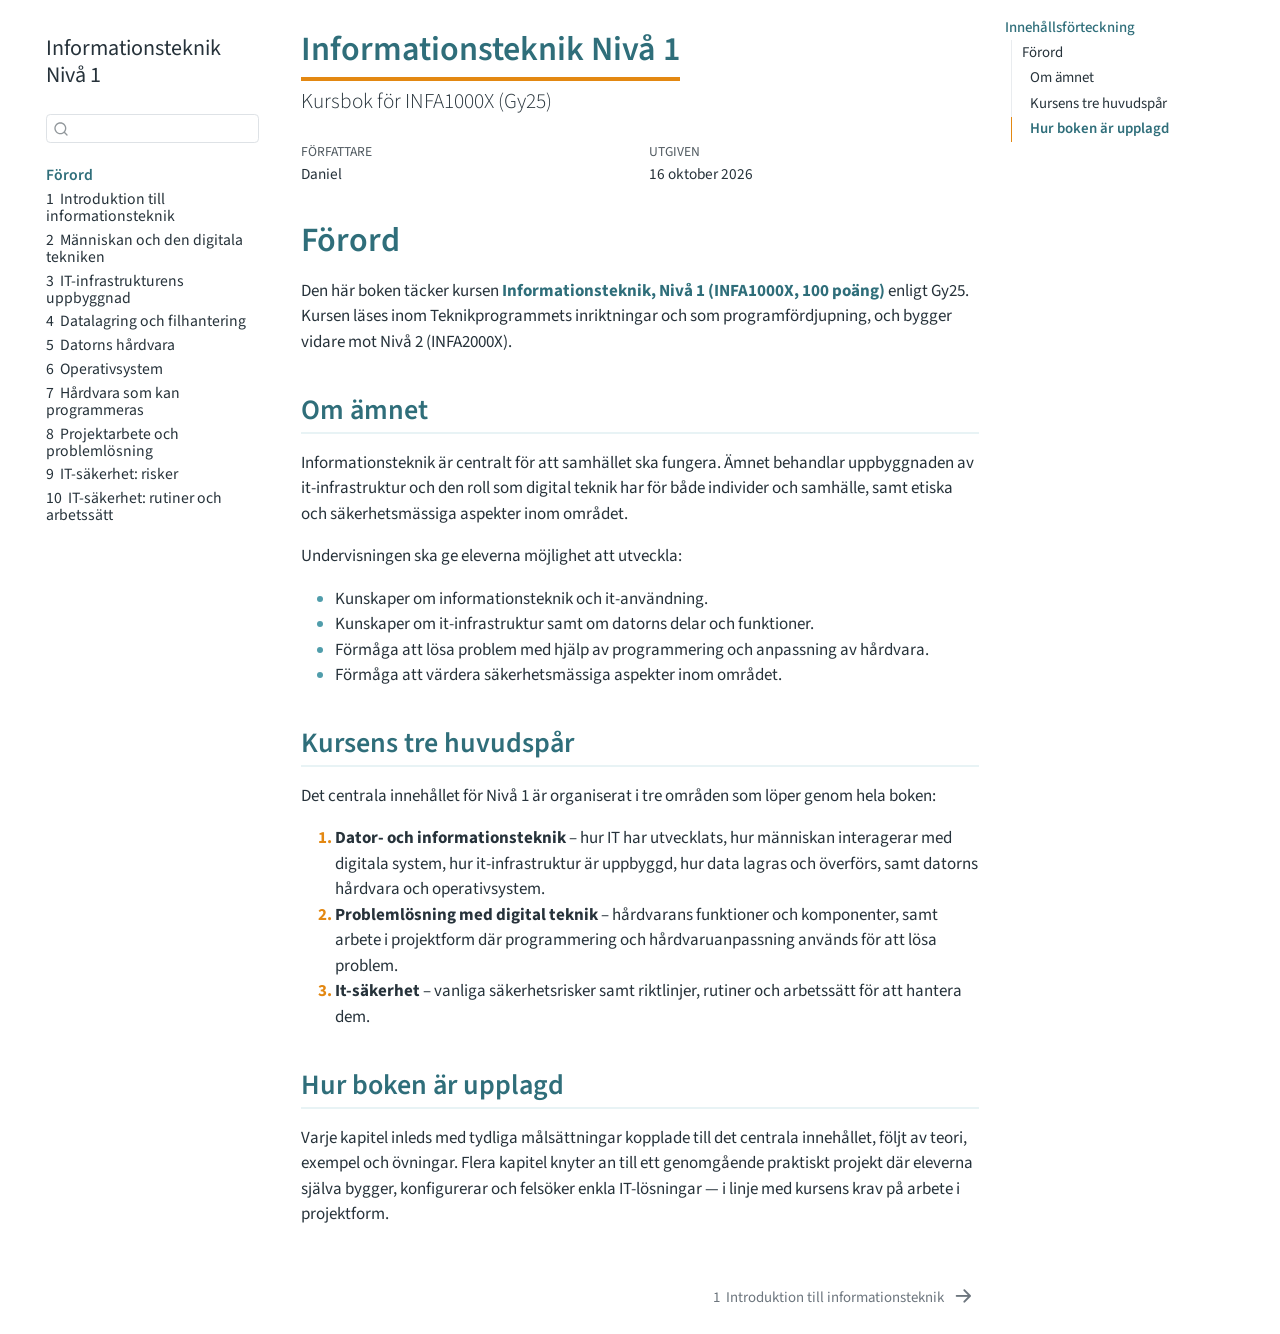
<file: _book/index.html>
<!DOCTYPE html>
<html xmlns="http://www.w3.org/1999/xhtml" lang="sv" xml:lang="sv"><head>

<meta charset="utf-8">
<meta name="generator" content="quarto-1.10.18">

<meta name="viewport" content="width=device-width, initial-scale=1.0, user-scalable=yes">

<meta name="author" content="Daniel">

<title>Informationsteknik Nivå 1</title>
<style>
/* Default styles provided by pandoc.
** See https://pandoc.org/MANUAL.html#variables-for-html for config info.
*/
span.smallcaps{font-variant: small-caps;}
div.columns{display: flex; gap: 1.5em;}
div.column{flex: auto;}
@media screen {
div.columns{gap: min(4vw, 1.5em);}
div.column{overflow-x: auto;}
}
div.hanging-indent{margin-left: 1.5em; text-indent: -1.5em;}
ul.task-list{list-style: none;}
ul.task-list li input[type="checkbox"] {
  width: 0.8em;
  margin: 0 0.8em 0.2em -1em; /* quarto-specific, see https://github.com/quarto-dev/quarto-cli/issues/4556 */ 
  vertical-align: middle;
}
</style>


<script src="site_libs/quarto-nav/quarto-nav.js"></script>
<script src="site_libs/quarto-nav/headroom.min.js"></script>
<script src="site_libs/clipboard/clipboard.min.js"></script>
<script src="site_libs/quarto-search/autocomplete.umd.js"></script>
<script src="site_libs/quarto-search/fuse.min.js"></script>
<script src="site_libs/quarto-search/quarto-search.js"></script>
<meta name="quarto:offset" content="./">
<link href="./kapitel/01-introduktion.html" rel="next">
<script src="site_libs/quarto-html/quarto.js" type="module"></script>
<script src="site_libs/quarto-html/tabsets/tabsets.js" type="module"></script>
<script src="site_libs/quarto-html/popper.min.js"></script>
<script src="site_libs/quarto-html/tippy.umd.min.js"></script>
<script src="site_libs/quarto-html/anchor.min.js"></script>
<link href="site_libs/quarto-html/tippy.css" rel="stylesheet">
<link href="site_libs/quarto-html/quarto-syntax-highlighting-64a204ab8560d761af7679ceaba22944.css" rel="stylesheet" id="quarto-text-highlighting-styles">
<script src="site_libs/bootstrap/bootstrap.min.js"></script>
<link href="site_libs/bootstrap/bootstrap-icons.css" rel="stylesheet">
<link href="site_libs/bootstrap/bootstrap-1a52085415c4aabec596adc1f53bd07b.min.css" rel="stylesheet" append-hash="true" id="quarto-bootstrap" data-mode="light">
<script id="quarto-search-options" type="application/json">{
  "location": "sidebar",
  "copy-button": false,
  "collapse-after": 3,
  "panel-placement": "start",
  "type": "textbox",
  "limit": 50,
  "keyboard-shortcut": [
    "f",
    "/",
    "s"
  ],
  "show-item-context": false,
  "language": {
    "search-no-results-text": "Inget resultat",
    "search-matching-documents-text": "matchande dokument",
    "search-copy-link-title": "Kopiera länk för att söka",
    "search-hide-matches-text": "Göm ytterligare resultat",
    "search-more-match-text": "annat resultat i detta dokument",
    "search-more-matches-text": "fler resultat i detta dokument",
    "search-clear-button-title": "Rensa",
    "search-text-placeholder": "",
    "search-detached-cancel-button-title": "Avbryt",
    "search-submit-button-title": "Verkställ",
    "search-label": "Sök"
  }
}</script>


</head>

<body class="nav-sidebar floating quarto-light">

<div id="quarto-search-results"></div>
  <header id="quarto-header" class="headroom fixed-top">
  <nav class="quarto-secondary-nav">
    <div class="container-fluid d-flex">
      <button type="button" class="quarto-btn-toggle btn" data-bs-toggle="collapse" role="button" data-bs-target=".quarto-sidebar-collapse-item" aria-controls="quarto-sidebar" aria-expanded="false" aria-label="Skifta sidonavigering" onclick="if (window.quartoToggleHeadroom) { window.quartoToggleHeadroom(); }">
        <i class="bi bi-layout-text-sidebar-reverse"></i>
      </button>
        <nav class="quarto-page-breadcrumbs" aria-label="breadcrumb"><ol class="breadcrumb"><li class="breadcrumb-item"><a href="./index.html">Förord</a></li></ol></nav>
        <a class="flex-grow-1" role="navigation" data-bs-toggle="collapse" data-bs-target=".quarto-sidebar-collapse-item" aria-controls="quarto-sidebar" aria-expanded="false" aria-label="Skifta sidonavigering" onclick="if (window.quartoToggleHeadroom) { window.quartoToggleHeadroom(); }">      
        </a>
      <button type="button" class="btn quarto-search-button" aria-label="Sök" onclick="window.quartoOpenSearch();">
        <i class="bi bi-search"></i>
      </button>
    </div>
  </nav>
</header>
<!-- content -->
<div id="quarto-content" class="quarto-container page-columns page-rows-contents page-layout-article">
<!-- sidebar -->
  <nav id="quarto-sidebar" class="sidebar collapse collapse-horizontal quarto-sidebar-collapse-item sidebar-navigation floating overflow-auto">
    <div class="pt-lg-2 mt-2 text-left sidebar-header">
    <div class="sidebar-title mb-0 py-0">
      <a href="./">Informationsteknik Nivå 1</a> 
    </div>
      </div>
        <div class="mt-2 flex-shrink-0 align-items-center">
        <div class="sidebar-search">
        <div id="quarto-search" class="" title="Sök"></div>
        </div>
        </div>
    <div class="sidebar-menu-container"> 
    <ul class="list-unstyled mt-1">
        <li class="sidebar-item">
  <div class="sidebar-item-container"> 
  <a href="./index.html" class="sidebar-item-text sidebar-link active">
 <span class="menu-text">Förord</span></a>
  </div>
</li>
        <li class="sidebar-item">
  <div class="sidebar-item-container"> 
  <a href="./kapitel/01-introduktion.html" class="sidebar-item-text sidebar-link">
 <span class="menu-text"><span class="chapter-number">1</span>&nbsp; <span class="chapter-title">Introduktion till informationsteknik</span></span></a>
  </div>
</li>
        <li class="sidebar-item">
  <div class="sidebar-item-container"> 
  <a href="./kapitel/02-manniskan-och-tekniken.html" class="sidebar-item-text sidebar-link">
 <span class="menu-text"><span class="chapter-number">2</span>&nbsp; <span class="chapter-title">Människan och den digitala tekniken</span></span></a>
  </div>
</li>
        <li class="sidebar-item">
  <div class="sidebar-item-container"> 
  <a href="./kapitel/03-it-infrastruktur.html" class="sidebar-item-text sidebar-link">
 <span class="menu-text"><span class="chapter-number">3</span>&nbsp; <span class="chapter-title">IT-infrastrukturens uppbyggnad</span></span></a>
  </div>
</li>
        <li class="sidebar-item">
  <div class="sidebar-item-container"> 
  <a href="./kapitel/04-datalagring.html" class="sidebar-item-text sidebar-link">
 <span class="menu-text"><span class="chapter-number">4</span>&nbsp; <span class="chapter-title">Datalagring och filhantering</span></span></a>
  </div>
</li>
        <li class="sidebar-item">
  <div class="sidebar-item-container"> 
  <a href="./kapitel/05-datorns-hardvara.html" class="sidebar-item-text sidebar-link">
 <span class="menu-text"><span class="chapter-number">5</span>&nbsp; <span class="chapter-title">Datorns hårdvara</span></span></a>
  </div>
</li>
        <li class="sidebar-item">
  <div class="sidebar-item-container"> 
  <a href="./kapitel/06-operativsystem.html" class="sidebar-item-text sidebar-link">
 <span class="menu-text"><span class="chapter-number">6</span>&nbsp; <span class="chapter-title">Operativsystem</span></span></a>
  </div>
</li>
        <li class="sidebar-item">
  <div class="sidebar-item-container"> 
  <a href="./kapitel/07-programmerbar-hardvara.html" class="sidebar-item-text sidebar-link">
 <span class="menu-text"><span class="chapter-number">7</span>&nbsp; <span class="chapter-title">Hårdvara som kan programmeras</span></span></a>
  </div>
</li>
        <li class="sidebar-item">
  <div class="sidebar-item-container"> 
  <a href="./kapitel/08-projektarbete.html" class="sidebar-item-text sidebar-link">
 <span class="menu-text"><span class="chapter-number">8</span>&nbsp; <span class="chapter-title">Projektarbete och problemlösning</span></span></a>
  </div>
</li>
        <li class="sidebar-item">
  <div class="sidebar-item-container"> 
  <a href="./kapitel/09-it-sakerhet-risker.html" class="sidebar-item-text sidebar-link">
 <span class="menu-text"><span class="chapter-number">9</span>&nbsp; <span class="chapter-title">IT-säkerhet: risker</span></span></a>
  </div>
</li>
        <li class="sidebar-item">
  <div class="sidebar-item-container"> 
  <a href="./kapitel/10-it-sakerhet-rutiner.html" class="sidebar-item-text sidebar-link">
 <span class="menu-text"><span class="chapter-number">10</span>&nbsp; <span class="chapter-title">IT-säkerhet: rutiner och arbetssätt</span></span></a>
  </div>
</li>
    </ul>
    </div>
</nav>
<div id="quarto-sidebar-glass" class="quarto-sidebar-collapse-item" data-bs-toggle="collapse" data-bs-target=".quarto-sidebar-collapse-item"></div>
<!-- margin-sidebar -->
    <div id="quarto-margin-sidebar" class="sidebar margin-sidebar">
        <nav id="TOC" role="doc-toc" class="toc-active">
    <h2 id="toc-title">Innehållsförteckning</h2>
   
  <ul>
  <li><a href="#förord" id="toc-förord" class="nav-link active" data-scroll-target="#förord">Förord</a>
  <ul class="collapse">
  <li><a href="#om-ämnet" id="toc-om-ämnet" class="nav-link" data-scroll-target="#om-ämnet">Om ämnet</a></li>
  <li><a href="#kursens-tre-huvudspår" id="toc-kursens-tre-huvudspår" class="nav-link" data-scroll-target="#kursens-tre-huvudspår">Kursens tre huvudspår</a></li>
  <li><a href="#hur-boken-är-upplagd" id="toc-hur-boken-är-upplagd" class="nav-link" data-scroll-target="#hur-boken-är-upplagd">Hur boken är upplagd</a></li>
  </ul></li>
  </ul>
</nav>
    </div>
<!-- main -->
<main class="content" id="quarto-document-content">

<header id="title-block-header" class="quarto-title-block default">
<div class="quarto-title">
<h1 class="title">Informationsteknik Nivå 1</h1>
<p class="subtitle lead">Kursbok för INFA1000X (Gy25)</p>
</div>



<div class="quarto-title-meta">

    <div>
    <div class="quarto-title-meta-heading">Författare</div>
    <div class="quarto-title-meta-contents">
             <p>Daniel </p>
          </div>
  </div>
    
    <div>
    <div class="quarto-title-meta-heading">Utgiven</div>
    <div class="quarto-title-meta-contents">
      <p class="date">16 oktober 2026</p>
    </div>
  </div>
  
    
  </div>
  


</header>


<section id="förord" class="level1 unnumbered">
<h1 class="unnumbered">Förord</h1>
<p>Den här boken täcker kursen <strong>Informationsteknik, Nivå 1 (INFA1000X, 100 poäng)</strong> enligt Gy25. Kursen läses inom Teknikprogrammets inriktningar och som programfördjupning, och bygger vidare mot Nivå 2 (INFA2000X).</p>
<section id="om-ämnet" class="level2">
<h2 class="anchored" data-anchor-id="om-ämnet">Om ämnet</h2>
<p>Informationsteknik är centralt för att samhället ska fungera. Ämnet behandlar uppbyggnaden av it-infrastruktur och den roll som digital teknik har för både individer och samhälle, samt etiska och säkerhetsmässiga aspekter inom området.</p>
<p>Undervisningen ska ge eleverna möjlighet att utveckla:</p>
<ul>
<li>Kunskaper om informationsteknik och it-användning.</li>
<li>Kunskaper om it-infrastruktur samt om datorns delar och funktioner.</li>
<li>Förmåga att lösa problem med hjälp av programmering och anpassning av hårdvara.</li>
<li>Förmåga att värdera säkerhetsmässiga aspekter inom området.</li>
</ul>
</section>
<section id="kursens-tre-huvudspår" class="level2">
<h2 class="anchored" data-anchor-id="kursens-tre-huvudspår">Kursens tre huvudspår</h2>
<p>Det centrala innehållet för Nivå 1 är organiserat i tre områden som löper genom hela boken:</p>
<ol type="1">
<li><strong>Dator- och informationsteknik</strong> – hur IT har utvecklats, hur människan interagerar med digitala system, hur it-infrastruktur är uppbyggd, hur data lagras och överförs, samt datorns hårdvara och operativsystem.</li>
<li><strong>Problemlösning med digital teknik</strong> – hårdvarans funktioner och komponenter, samt arbete i projektform där programmering och hårdvaruanpassning används för att lösa problem.</li>
<li><strong>It-säkerhet</strong> – vanliga säkerhetsrisker samt riktlinjer, rutiner och arbetssätt för att hantera dem.</li>
</ol>
</section>
<section id="hur-boken-är-upplagd" class="level2">
<h2 class="anchored" data-anchor-id="hur-boken-är-upplagd">Hur boken är upplagd</h2>
<p>Varje kapitel inleds med tydliga målsättningar kopplade till det centrala innehållet, följt av teori, exempel och övningar. Flera kapitel knyter an till ett genomgående praktiskt projekt där eleverna själva bygger, konfigurerar och felsöker enkla IT-lösningar — i linje med kursens krav på arbete i projektform.</p>


</section>
</section>

</main> <!-- /main -->
<script id="quarto-html-after-body" type="application/javascript">
  window.document.addEventListener("DOMContentLoaded", function (event) {
    const icon = "";
    const anchorJS = new window.AnchorJS();
    anchorJS.options = {
      placement: 'right',
      icon: icon
    };
    anchorJS.add('.anchored');
    const isCodeAnnotation = (el) => {
      for (const clz of el.classList) {
        if (clz.startsWith('code-annotation-')) {                     
          return true;
        }
      }
      return false;
    }
    const onCopySuccess = function(e) {
      // button target
      const button = e.trigger;
      // don't keep focus
      button.blur();
      // flash "checked"
      button.classList.add('code-copy-button-checked');
      var currentTitle = button.getAttribute("title");
      button.setAttribute("title", "Kopierat!");
      let tooltip;
      if (window.bootstrap) {
        button.setAttribute("data-bs-toggle", "tooltip");
        button.setAttribute("data-bs-placement", "left");
        button.setAttribute("data-bs-title", "Kopierat!");
        tooltip = new bootstrap.Tooltip(button, 
          { trigger: "manual", 
            customClass: "code-copy-button-tooltip",
            offset: [0, -8]});
        tooltip.show();    
      }
      setTimeout(function() {
        if (tooltip) {
          tooltip.hide();
          button.removeAttribute("data-bs-title");
          button.removeAttribute("data-bs-toggle");
          button.removeAttribute("data-bs-placement");
        }
        button.setAttribute("title", currentTitle);
        button.classList.remove('code-copy-button-checked');
      }, 1000);
      // clear code selection
      e.clearSelection();
    }
    const getTextToCopy = function(trigger) {
      const outerScaffold = trigger.parentElement.cloneNode(true);
      const codeEl = outerScaffold.querySelector('code');
      for (const childEl of codeEl.children) {
        if (isCodeAnnotation(childEl)) {
          childEl.remove();
        }
      }
      return codeEl.innerText;
    }
    const clipboard = new window.ClipboardJS('.code-copy-button:not([data-in-quarto-modal])', {
      text: getTextToCopy
    });
    clipboard.on('success', onCopySuccess);
    if (window.document.getElementById('quarto-embedded-source-code-modal')) {
      const clipboardModal = new window.ClipboardJS('.code-copy-button[data-in-quarto-modal]', {
        text: getTextToCopy,
        container: window.document.getElementById('quarto-embedded-source-code-modal')
      });
      clipboardModal.on('success', onCopySuccess);
    }
      var localhostRegex = new RegExp(/^(?:http|https):\/\/localhost\:?[0-9]*\//);
      var mailtoRegex = new RegExp(/^mailto:/);
        var filterRegex = new RegExp('/' + window.location.host + '/');
      var isInternal = (href) => {
          return filterRegex.test(href) || localhostRegex.test(href) || mailtoRegex.test(href);
      }
      // Inspect non-navigation links and adorn them if external
     var links = window.document.querySelectorAll('a[href]:not(.nav-link):not(.navbar-brand):not(.toc-action):not(.sidebar-link):not(.sidebar-item-toggle):not(.pagination-link):not(.no-external):not([aria-hidden]):not(.dropdown-item):not(.quarto-navigation-tool):not(.about-link)');
      for (var i=0; i<links.length; i++) {
        const link = links[i];
        if (!isInternal(link.href)) {
          // undo the damage that might have been done by quarto-nav.js in the case of
          // links that we want to consider external
          if (link.dataset.originalHref !== undefined) {
            link.href = link.dataset.originalHref;
          }
        }
      }
    function tippyHover(el, contentFn, onTriggerFn, onUntriggerFn) {
      const config = {
        allowHTML: true,
        maxWidth: 500,
        delay: 100,
        arrow: false,
        appendTo: function(el) {
            return el.parentElement;
        },
        interactive: true,
        interactiveBorder: 10,
        theme: 'quarto',
        placement: 'bottom-start',
      };
      if (contentFn) {
        config.content = contentFn;
      }
      if (onTriggerFn) {
        config.onTrigger = onTriggerFn;
      }
      if (onUntriggerFn) {
        config.onUntrigger = onUntriggerFn;
      }
      window.tippy(el, config); 
    }
    const noterefs = window.document.querySelectorAll('a[role="doc-noteref"]');
    for (var i=0; i<noterefs.length; i++) {
      const ref = noterefs[i];
      tippyHover(ref, function() {
        // use id or data attribute instead here
        let href = ref.getAttribute('data-footnote-href') || ref.getAttribute('href');
        try { href = new URL(href).hash; } catch {}
        const id = href.replace(/^#\/?/, "");
        const note = window.document.getElementById(id);
        if (note) {
          return note.innerHTML;
        } else {
          return "";
        }
      });
    }
    const xrefs = window.document.querySelectorAll('a.quarto-xref');
    const processXRef = (id, note) => {
      // Strip column container classes
      const stripColumnClz = (el) => {
        el.classList.remove("page-full", "page-columns");
        if (el.children) {
          for (const child of el.children) {
            stripColumnClz(child);
          }
        }
      }
      stripColumnClz(note)
      if (id === null || id.startsWith('sec-')) {
        // Special case sections, only their first couple elements
        const container = document.createElement("div");
        if (note.children && note.children.length > 2) {
          container.appendChild(note.children[0].cloneNode(true));
          for (let i = 1; i < note.children.length; i++) {
            const child = note.children[i];
            if (child.tagName === "P" && child.innerText === "") {
              continue;
            } else {
              container.appendChild(child.cloneNode(true));
              break;
            }
          }
          if (window.Quarto?.typesetMath) {
            window.Quarto.typesetMath(container);
          }
          return container.innerHTML
        } else {
          if (window.Quarto?.typesetMath) {
            window.Quarto.typesetMath(note);
          }
          return note.innerHTML;
        }
      } else {
        // Remove any anchor links if they are present
        const anchorLink = note.querySelector('a.anchorjs-link');
        if (anchorLink) {
          anchorLink.remove();
        }
        if (window.Quarto?.typesetMath) {
          window.Quarto.typesetMath(note);
        }
        if (note.classList.contains("callout")) {
          return note.outerHTML;
        } else {
          return note.innerHTML;
        }
      }
    }
    for (var i=0; i<xrefs.length; i++) {
      const xref = xrefs[i];
      tippyHover(xref, undefined, function(instance) {
        instance.disable();
        let url = xref.getAttribute('href');
        let hash = undefined; 
        if (url.startsWith('#')) {
          hash = url;
        } else {
          try { hash = new URL(url).hash; } catch {}
        }
        if (hash) {
          const id = hash.replace(/^#\/?/, "");
          const note = window.document.getElementById(id);
          if (note !== null) {
            try {
              const html = processXRef(id, note.cloneNode(true));
              instance.setContent(html);
            } finally {
              instance.enable();
              instance.show();
            }
          } else {
            // See if we can fetch this
            fetch(url.split('#')[0])
            .then(res => res.text())
            .then(html => {
              const parser = new DOMParser();
              const htmlDoc = parser.parseFromString(html, "text/html");
              const note = htmlDoc.getElementById(id);
              if (note !== null) {
                const html = processXRef(id, note);
                instance.setContent(html);
              } 
            }).finally(() => {
              instance.enable();
              instance.show();
            });
          }
        } else {
          // See if we can fetch a full url (with no hash to target)
          // This is a special case and we should probably do some content thinning / targeting
          fetch(url)
          .then(res => res.text())
          .then(html => {
            const parser = new DOMParser();
            const htmlDoc = parser.parseFromString(html, "text/html");
            const note = htmlDoc.querySelector('main.content');
            if (note !== null) {
              // This should only happen for chapter cross references
              // (since there is no id in the URL)
              // remove the first header
              if (note.children.length > 0 && note.children[0].tagName === "HEADER") {
                note.children[0].remove();
              }
              const html = processXRef(null, note);
              instance.setContent(html);
            } 
          }).finally(() => {
            instance.enable();
            instance.show();
          });
        }
      }, function(instance) {
      });
    }
        let selectedAnnoteEl;
        const selectorForAnnotation = ( cell, annotation) => {
          let cellAttr = 'data-code-cell="' + cell + '"';
          let lineAttr = 'data-code-annotation="' +  annotation + '"';
          const selector = 'span[' + cellAttr + '][' + lineAttr + ']';
          return selector;
        }
        const selectCodeLines = (annoteEl) => {
          const doc = window.document;
          const targetCell = annoteEl.getAttribute("data-target-cell");
          const targetAnnotation = annoteEl.getAttribute("data-target-annotation");
          const annoteSpan = window.document.querySelector(selectorForAnnotation(targetCell, targetAnnotation));
          const lines = annoteSpan.getAttribute("data-code-lines").split(",");
          const lineIds = lines.map((line) => {
            return targetCell + "-" + line;
          })
          let top = null;
          let height = null;
          let parent = null;
          if (lineIds.length > 0) {
              //compute the position of the single el (top and bottom and make a div)
              const el = window.document.getElementById(lineIds[0]);
              top = el.offsetTop;
              height = el.offsetHeight;
              parent = el.parentElement.parentElement;
            if (lineIds.length > 1) {
              const lastEl = window.document.getElementById(lineIds[lineIds.length - 1]);
              const bottom = lastEl.offsetTop + lastEl.offsetHeight;
              height = bottom - top;
            }
            if (top !== null && height !== null && parent !== null) {
              // cook up a div (if necessary) and position it 
              let div = window.document.getElementById("code-annotation-line-highlight");
              if (div === null) {
                div = window.document.createElement("div");
                div.setAttribute("id", "code-annotation-line-highlight");
                div.style.position = 'absolute';
                parent.appendChild(div);
              }
              div.style.top = top - 2 + "px";
              div.style.height = height + 4 + "px";
              div.style.left = 0;
              let gutterDiv = window.document.getElementById("code-annotation-line-highlight-gutter");
              if (gutterDiv === null) {
                gutterDiv = window.document.createElement("div");
                gutterDiv.setAttribute("id", "code-annotation-line-highlight-gutter");
                gutterDiv.style.position = 'absolute';
                const codeCell = window.document.getElementById(targetCell);
                const gutter = codeCell.querySelector('.code-annotation-gutter');
                gutter.appendChild(gutterDiv);
              }
              gutterDiv.style.top = top - 2 + "px";
              gutterDiv.style.height = height + 4 + "px";
            }
            selectedAnnoteEl = annoteEl;
          }
        };
        const unselectCodeLines = () => {
          const elementsIds = ["code-annotation-line-highlight", "code-annotation-line-highlight-gutter"];
          elementsIds.forEach((elId) => {
            const div = window.document.getElementById(elId);
            if (div) {
              div.remove();
            }
          });
          selectedAnnoteEl = undefined;
        };
          // Handle positioning of the toggle
      window.addEventListener(
        "resize",
        throttle(() => {
          elRect = undefined;
          if (selectedAnnoteEl) {
            selectCodeLines(selectedAnnoteEl);
          }
        }, 10)
      );
      function throttle(fn, ms) {
      let throttle = false;
      let timer;
        return (...args) => {
          if(!throttle) { // first call gets through
              fn.apply(this, args);
              throttle = true;
          } else { // all the others get throttled
              if(timer) clearTimeout(timer); // cancel #2
              timer = setTimeout(() => {
                fn.apply(this, args);
                timer = throttle = false;
              }, ms);
          }
        };
      }
        // Attach click handler to the DT
        const annoteDls = window.document.querySelectorAll('dt[data-target-cell]');
        for (const annoteDlNode of annoteDls) {
          annoteDlNode.addEventListener('click', (event) => {
            const clickedEl = event.target;
            if (clickedEl !== selectedAnnoteEl) {
              unselectCodeLines();
              const activeEl = window.document.querySelector('dt[data-target-cell].code-annotation-active');
              if (activeEl) {
                activeEl.classList.remove('code-annotation-active');
              }
              selectCodeLines(clickedEl);
              clickedEl.classList.add('code-annotation-active');
            } else {
              // Unselect the line
              unselectCodeLines();
              clickedEl.classList.remove('code-annotation-active');
            }
          });
        }
    const findCites = (el) => {
      const parentEl = el.parentElement;
      if (parentEl) {
        const cites = parentEl.dataset.cites;
        if (cites) {
          return {
            el,
            cites: cites.split(' ')
          };
        } else {
          return findCites(el.parentElement)
        }
      } else {
        return undefined;
      }
    };
    var bibliorefs = window.document.querySelectorAll('a[role="doc-biblioref"]');
    for (var i=0; i<bibliorefs.length; i++) {
      const ref = bibliorefs[i];
      const citeInfo = findCites(ref);
      if (citeInfo) {
        tippyHover(citeInfo.el, function() {
          var popup = window.document.createElement('div');
          citeInfo.cites.forEach(function(cite) {
            var citeDiv = window.document.createElement('div');
            citeDiv.classList.add('hanging-indent');
            citeDiv.classList.add('csl-entry');
            var biblioDiv = window.document.getElementById('ref-' + cite);
            if (biblioDiv) {
              citeDiv.innerHTML = biblioDiv.innerHTML;
            }
            popup.appendChild(citeDiv);
          });
          return popup.innerHTML;
        });
      }
    }
  });
  </script>
<nav class="page-navigation">
  <div class="nav-page nav-page-previous">
  </div>
  <div class="nav-page nav-page-next">
      <a href="./kapitel/01-introduktion.html" class="pagination-link" aria-label="Introduktion till informationsteknik">
        <span class="nav-page-text"><span class="chapter-number">1</span>&nbsp; <span class="chapter-title">Introduktion till informationsteknik</span></span> <i class="bi bi-arrow-right-short"></i>
      </a>
  </div>
</nav>
</div> <!-- /content -->




</body></html>
</file>
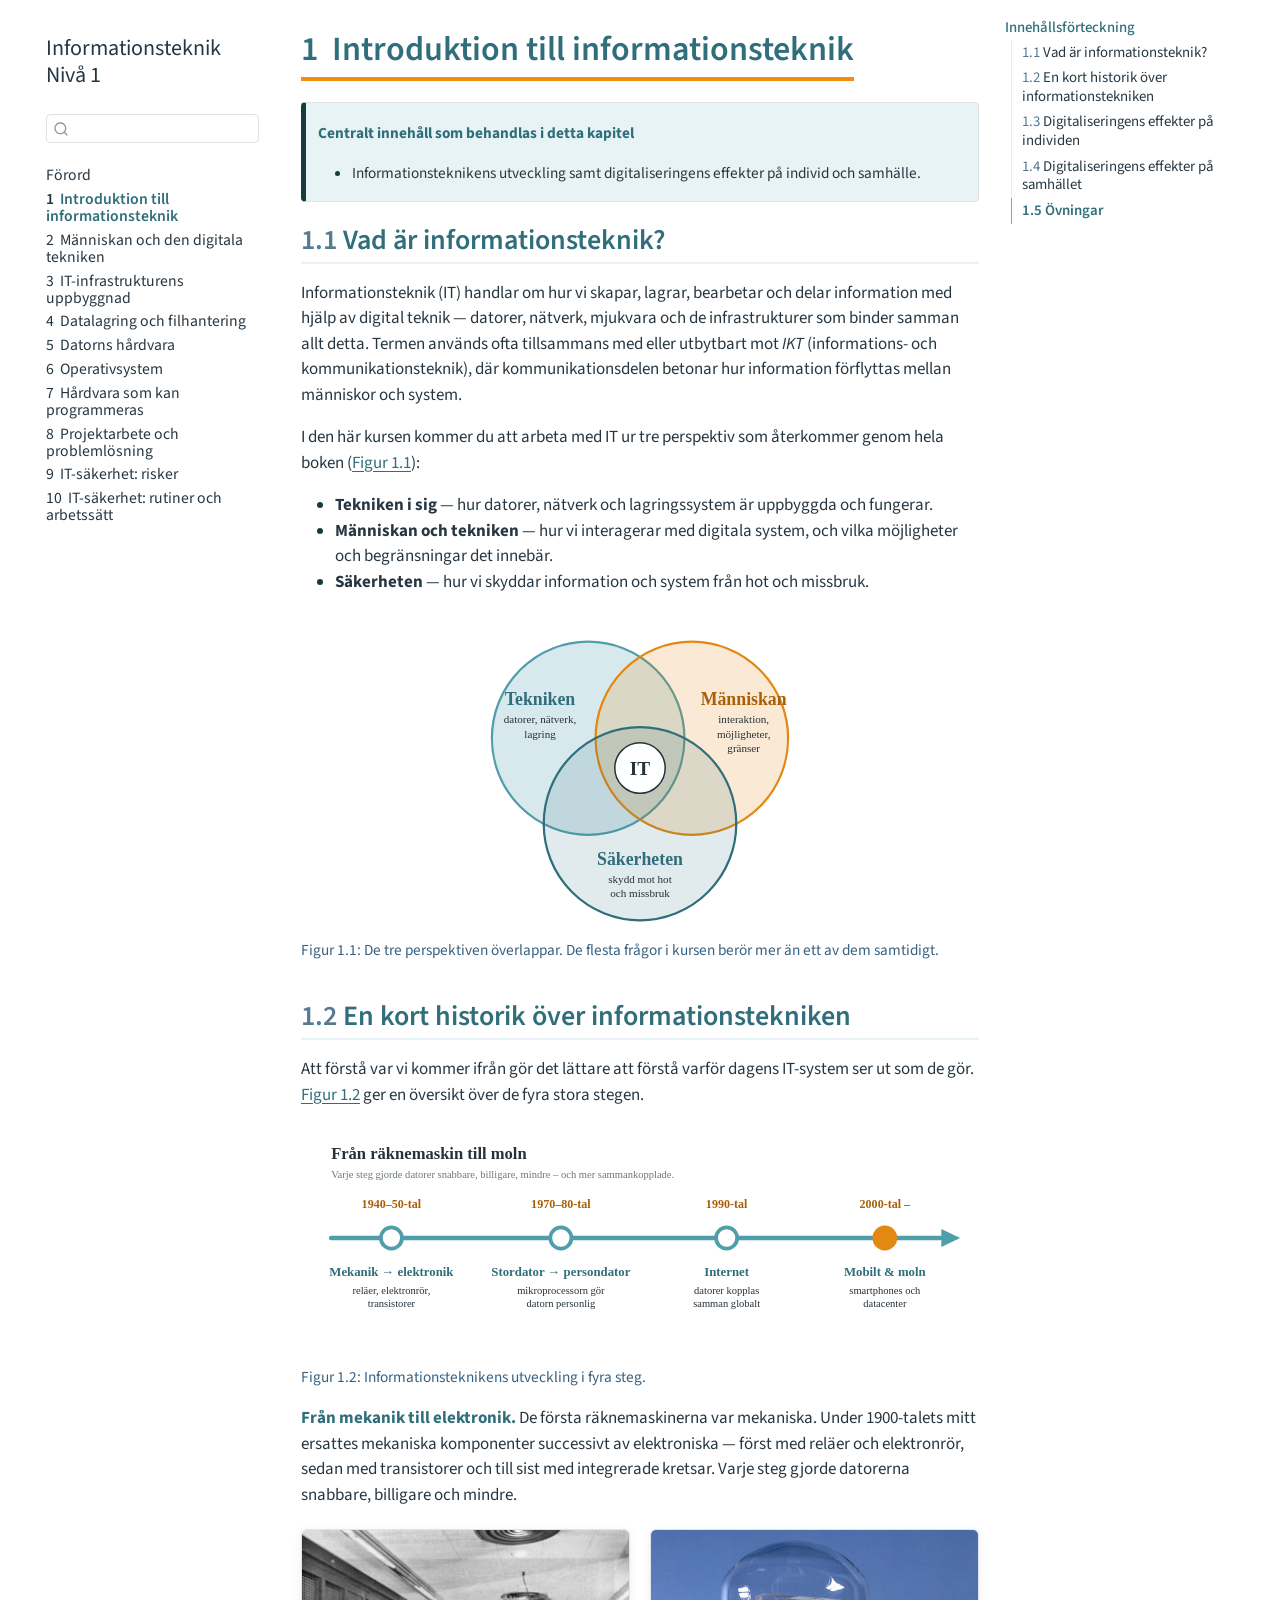
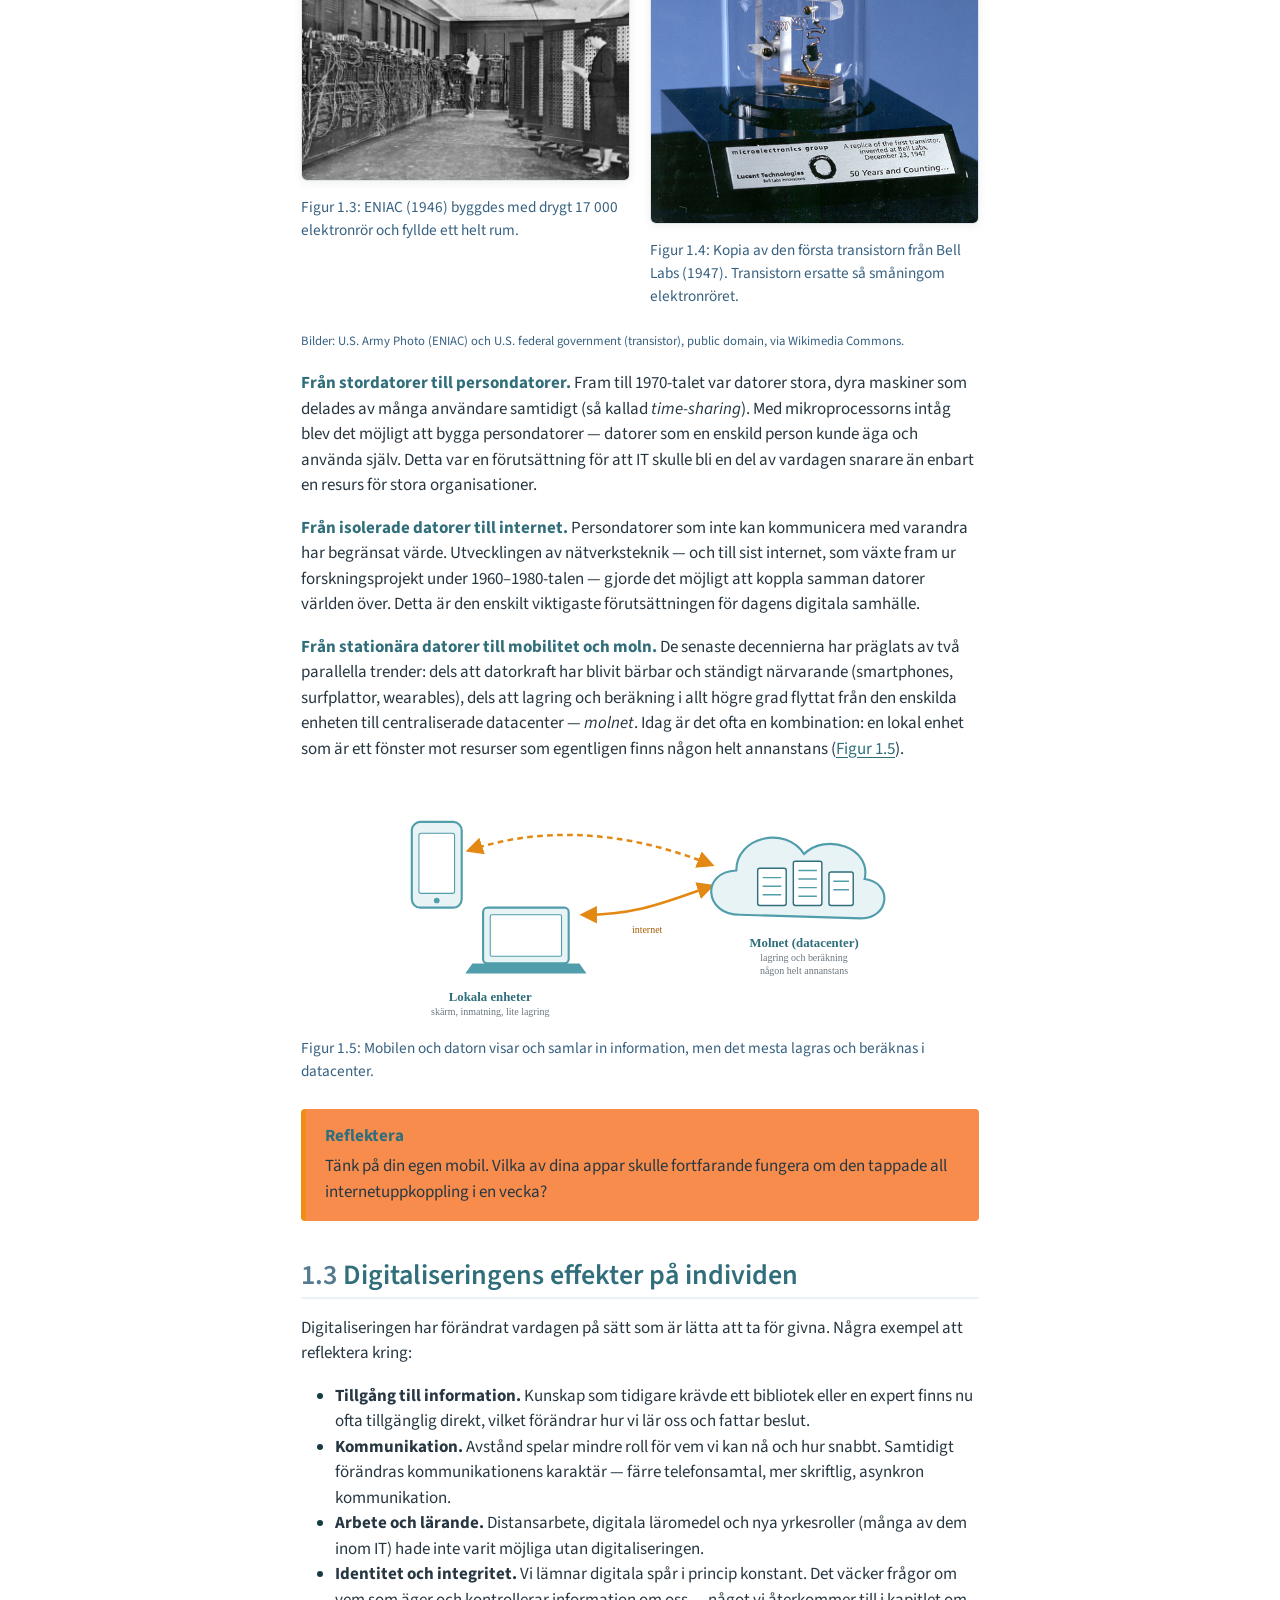
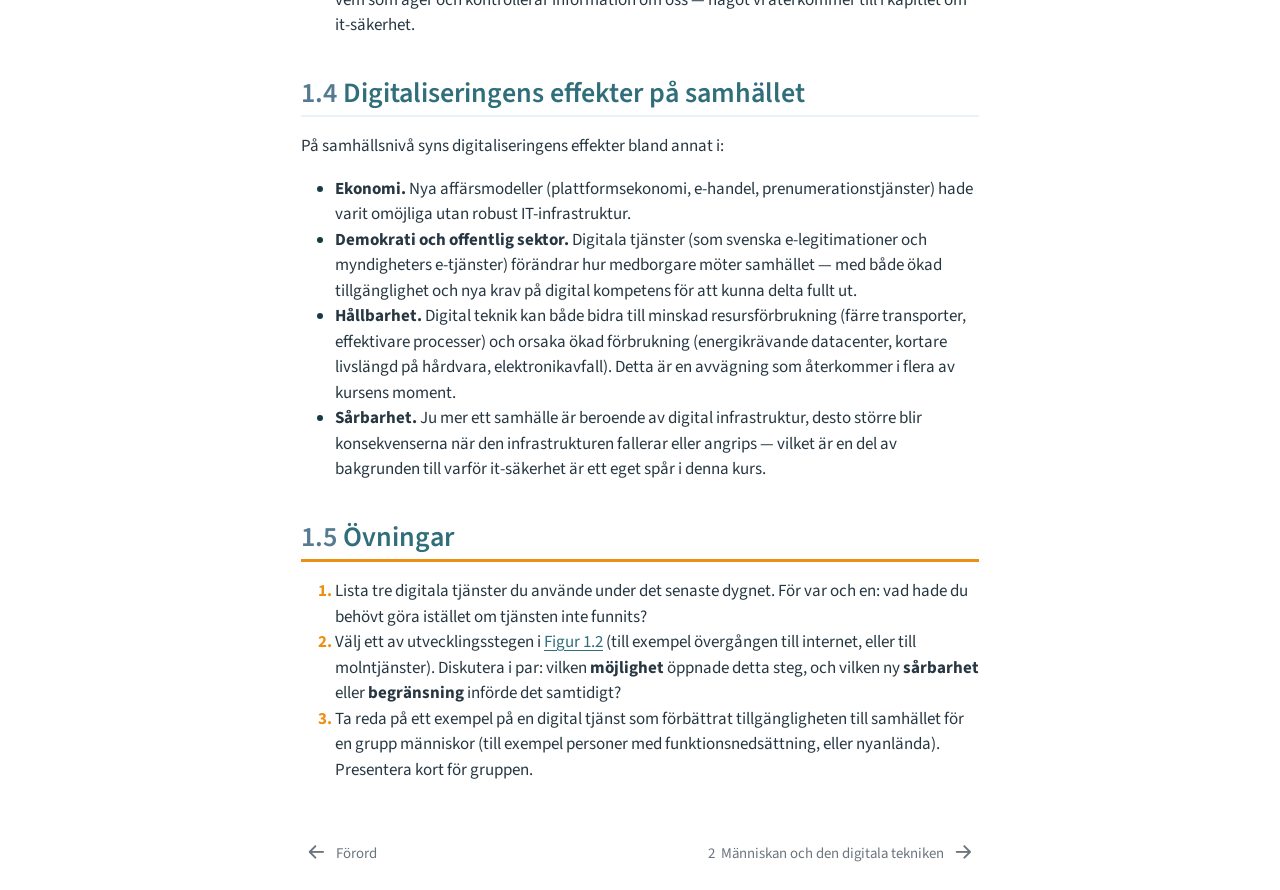
<file: _book/kapitel/01-introduktion.html>
<!DOCTYPE html>
<html xmlns="http://www.w3.org/1999/xhtml" lang="sv" xml:lang="sv"><head>

<meta charset="utf-8">
<meta name="generator" content="quarto-1.10.18">

<meta name="viewport" content="width=device-width, initial-scale=1.0, user-scalable=yes">


<title>1&nbsp; Introduktion till informationsteknik – Informationsteknik Nivå 1</title>
<style>
/* Default styles provided by pandoc.
** See https://pandoc.org/MANUAL.html#variables-for-html for config info.
*/
span.smallcaps{font-variant: small-caps;}
div.columns{display: flex; gap: 1.5em;}
div.column{flex: auto;}
@media screen {
div.columns{gap: min(4vw, 1.5em);}
div.column{overflow-x: auto;}
}
div.hanging-indent{margin-left: 1.5em; text-indent: -1.5em;}
ul.task-list{list-style: none;}
ul.task-list li input[type="checkbox"] {
  width: 0.8em;
  margin: 0 0.8em 0.2em -1em; /* quarto-specific, see https://github.com/quarto-dev/quarto-cli/issues/4556 */ 
  vertical-align: middle;
}
</style>


<script src="../site_libs/quarto-nav/quarto-nav.js"></script>
<script src="../site_libs/quarto-nav/headroom.min.js"></script>
<script src="../site_libs/clipboard/clipboard.min.js"></script>
<script src="../site_libs/quarto-search/autocomplete.umd.js"></script>
<script src="../site_libs/quarto-search/fuse.min.js"></script>
<script src="../site_libs/quarto-search/quarto-search.js"></script>
<meta name="quarto:offset" content="../">
<link href="../kapitel/02-manniskan-och-tekniken.html" rel="next">
<link href="../index.html" rel="prev">
<script src="../site_libs/quarto-html/quarto.js" type="module"></script>
<script src="../site_libs/quarto-html/tabsets/tabsets.js" type="module"></script>
<script src="../site_libs/quarto-html/popper.min.js"></script>
<script src="../site_libs/quarto-html/tippy.umd.min.js"></script>
<script src="../site_libs/quarto-html/anchor.min.js"></script>
<link href="../site_libs/quarto-html/tippy.css" rel="stylesheet">
<link href="../site_libs/quarto-html/quarto-syntax-highlighting-64a204ab8560d761af7679ceaba22944.css" rel="stylesheet" id="quarto-text-highlighting-styles">
<script src="../site_libs/bootstrap/bootstrap.min.js"></script>
<link href="../site_libs/bootstrap/bootstrap-icons.css" rel="stylesheet">
<link href="../site_libs/bootstrap/bootstrap-3c0d0a502040698e71afe2f01ba0e011.min.css" rel="stylesheet" append-hash="true" id="quarto-bootstrap" data-mode="light">
<script src="../site_libs/quarto-contrib/glightbox/glightbox.min.js"></script>
<link href="../site_libs/quarto-contrib/glightbox/glightbox.min.css" rel="stylesheet">
<link href="../site_libs/quarto-contrib/glightbox/lightbox.css" rel="stylesheet">
<script id="quarto-search-options" type="application/json">{
  "location": "sidebar",
  "copy-button": false,
  "collapse-after": 3,
  "panel-placement": "start",
  "type": "textbox",
  "limit": 50,
  "keyboard-shortcut": [
    "f",
    "/",
    "s"
  ],
  "show-item-context": false,
  "language": {
    "search-no-results-text": "Inget resultat",
    "search-matching-documents-text": "matchande dokument",
    "search-copy-link-title": "Kopiera länk för att söka",
    "search-hide-matches-text": "Göm ytterligare resultat",
    "search-more-match-text": "annat resultat i detta dokument",
    "search-more-matches-text": "fler resultat i detta dokument",
    "search-clear-button-title": "Rensa",
    "search-text-placeholder": "",
    "search-detached-cancel-button-title": "Avbryt",
    "search-submit-button-title": "Verkställ",
    "search-label": "Sök"
  }
}</script>


</head>

<body class="nav-sidebar floating quarto-light">

<div id="quarto-search-results"></div>
  <header id="quarto-header" class="headroom fixed-top">
  <nav class="quarto-secondary-nav">
    <div class="container-fluid d-flex">
      <button type="button" class="quarto-btn-toggle btn" data-bs-toggle="collapse" role="button" data-bs-target=".quarto-sidebar-collapse-item" aria-controls="quarto-sidebar" aria-expanded="false" aria-label="Skifta sidonavigering" onclick="if (window.quartoToggleHeadroom) { window.quartoToggleHeadroom(); }">
        <i class="bi bi-layout-text-sidebar-reverse"></i>
      </button>
        <nav class="quarto-page-breadcrumbs" aria-label="breadcrumb"><ol class="breadcrumb"><li class="breadcrumb-item"><a href="../kapitel/01-introduktion.html"><span class="chapter-number">1</span>&nbsp; <span class="chapter-title">Introduktion till informationsteknik</span></a></li></ol></nav>
        <a class="flex-grow-1" role="navigation" data-bs-toggle="collapse" data-bs-target=".quarto-sidebar-collapse-item" aria-controls="quarto-sidebar" aria-expanded="false" aria-label="Skifta sidonavigering" onclick="if (window.quartoToggleHeadroom) { window.quartoToggleHeadroom(); }">      
        </a>
      <button type="button" class="btn quarto-search-button" aria-label="Sök" onclick="window.quartoOpenSearch();">
        <i class="bi bi-search"></i>
      </button>
    </div>
  </nav>
</header>
<!-- content -->
<div id="quarto-content" class="quarto-container page-columns page-rows-contents page-layout-article">
<!-- sidebar -->
  <nav id="quarto-sidebar" class="sidebar collapse collapse-horizontal quarto-sidebar-collapse-item sidebar-navigation floating overflow-auto">
    <div class="pt-lg-2 mt-2 text-left sidebar-header">
    <div class="sidebar-title mb-0 py-0">
      <a href="../">Informationsteknik Nivå 1</a> 
    </div>
      </div>
        <div class="mt-2 flex-shrink-0 align-items-center">
        <div class="sidebar-search">
        <div id="quarto-search" class="" title="Sök"></div>
        </div>
        </div>
    <div class="sidebar-menu-container"> 
    <ul class="list-unstyled mt-1">
        <li class="sidebar-item">
  <div class="sidebar-item-container"> 
  <a href="../index.html" class="sidebar-item-text sidebar-link">
 <span class="menu-text">Förord</span></a>
  </div>
</li>
        <li class="sidebar-item">
  <div class="sidebar-item-container"> 
  <a href="../kapitel/01-introduktion.html" class="sidebar-item-text sidebar-link active">
 <span class="menu-text"><span class="chapter-number">1</span>&nbsp; <span class="chapter-title">Introduktion till informationsteknik</span></span></a>
  </div>
</li>
        <li class="sidebar-item">
  <div class="sidebar-item-container"> 
  <a href="../kapitel/02-manniskan-och-tekniken.html" class="sidebar-item-text sidebar-link">
 <span class="menu-text"><span class="chapter-number">2</span>&nbsp; <span class="chapter-title">Människan och den digitala tekniken</span></span></a>
  </div>
</li>
        <li class="sidebar-item">
  <div class="sidebar-item-container"> 
  <a href="../kapitel/03-it-infrastruktur.html" class="sidebar-item-text sidebar-link">
 <span class="menu-text"><span class="chapter-number">3</span>&nbsp; <span class="chapter-title">IT-infrastrukturens uppbyggnad</span></span></a>
  </div>
</li>
        <li class="sidebar-item">
  <div class="sidebar-item-container"> 
  <a href="../kapitel/04-datalagring.html" class="sidebar-item-text sidebar-link">
 <span class="menu-text"><span class="chapter-number">4</span>&nbsp; <span class="chapter-title">Datalagring och filhantering</span></span></a>
  </div>
</li>
        <li class="sidebar-item">
  <div class="sidebar-item-container"> 
  <a href="../kapitel/05-datorns-hardvara.html" class="sidebar-item-text sidebar-link">
 <span class="menu-text"><span class="chapter-number">5</span>&nbsp; <span class="chapter-title">Datorns hårdvara</span></span></a>
  </div>
</li>
        <li class="sidebar-item">
  <div class="sidebar-item-container"> 
  <a href="../kapitel/06-operativsystem.html" class="sidebar-item-text sidebar-link">
 <span class="menu-text"><span class="chapter-number">6</span>&nbsp; <span class="chapter-title">Operativsystem</span></span></a>
  </div>
</li>
        <li class="sidebar-item">
  <div class="sidebar-item-container"> 
  <a href="../kapitel/07-programmerbar-hardvara.html" class="sidebar-item-text sidebar-link">
 <span class="menu-text"><span class="chapter-number">7</span>&nbsp; <span class="chapter-title">Hårdvara som kan programmeras</span></span></a>
  </div>
</li>
        <li class="sidebar-item">
  <div class="sidebar-item-container"> 
  <a href="../kapitel/08-projektarbete.html" class="sidebar-item-text sidebar-link">
 <span class="menu-text"><span class="chapter-number">8</span>&nbsp; <span class="chapter-title">Projektarbete och problemlösning</span></span></a>
  </div>
</li>
        <li class="sidebar-item">
  <div class="sidebar-item-container"> 
  <a href="../kapitel/09-it-sakerhet-risker.html" class="sidebar-item-text sidebar-link">
 <span class="menu-text"><span class="chapter-number">9</span>&nbsp; <span class="chapter-title">IT-säkerhet: risker</span></span></a>
  </div>
</li>
        <li class="sidebar-item">
  <div class="sidebar-item-container"> 
  <a href="../kapitel/10-it-sakerhet-rutiner.html" class="sidebar-item-text sidebar-link">
 <span class="menu-text"><span class="chapter-number">10</span>&nbsp; <span class="chapter-title">IT-säkerhet: rutiner och arbetssätt</span></span></a>
  </div>
</li>
    </ul>
    </div>
</nav>
<div id="quarto-sidebar-glass" class="quarto-sidebar-collapse-item" data-bs-toggle="collapse" data-bs-target=".quarto-sidebar-collapse-item"></div>
<!-- margin-sidebar -->
    <div id="quarto-margin-sidebar" class="sidebar margin-sidebar">
        <nav id="TOC" role="doc-toc" class="toc-active">
    <h2 id="toc-title">Innehållsförteckning</h2>
   
  <ul>
  <li><a href="#vad-är-informationsteknik" id="toc-vad-är-informationsteknik" class="nav-link active" data-scroll-target="#vad-är-informationsteknik"><span class="header-section-number">1.1</span> Vad är informationsteknik?</a></li>
  <li><a href="#en-kort-historik-över-informationstekniken" id="toc-en-kort-historik-över-informationstekniken" class="nav-link" data-scroll-target="#en-kort-historik-över-informationstekniken"><span class="header-section-number">1.2</span> En kort historik över informationstekniken</a></li>
  <li><a href="#digitaliseringens-effekter-på-individen" id="toc-digitaliseringens-effekter-på-individen" class="nav-link" data-scroll-target="#digitaliseringens-effekter-på-individen"><span class="header-section-number">1.3</span> Digitaliseringens effekter på individen</a></li>
  <li><a href="#digitaliseringens-effekter-på-samhället" id="toc-digitaliseringens-effekter-på-samhället" class="nav-link" data-scroll-target="#digitaliseringens-effekter-på-samhället"><span class="header-section-number">1.4</span> Digitaliseringens effekter på samhället</a></li>
  <li><a href="#övningar" id="toc-övningar" class="nav-link" data-scroll-target="#övningar"><span class="header-section-number">1.5</span> Övningar</a></li>
  </ul>
</nav>
    </div>
<!-- main -->
<main class="content" id="quarto-document-content">

<header id="title-block-header" class="quarto-title-block default">
<div class="quarto-title">
<h1 class="title"><span class="chapter-number">1</span>&nbsp; <span class="chapter-title">Introduktion till informationsteknik</span></h1>
</div>



<div class="quarto-title-meta">

    
  
    
  </div>
  


</header>


<div class="callout callout-style-simple callout-note no-icon">
<div class="callout-body d-flex">
<div class="callout-icon-container">
<i class="callout-icon no-icon"></i>
</div>
<div class="callout-body-container">
<p><strong>Centralt innehåll som behandlas i detta kapitel</strong></p>
<ul>
<li>Informationsteknikens utveckling samt digitaliseringens effekter på individ och samhälle.</li>
</ul>
</div>
</div>
</div>
<section id="vad-är-informationsteknik" class="level2" data-number="1.1">
<h2 data-number="1.1" class="anchored" data-anchor-id="vad-är-informationsteknik"><span class="header-section-number">1.1</span> Vad är informationsteknik?</h2>
<p>Informationsteknik (IT) handlar om hur vi skapar, lagrar, bearbetar och delar information med hjälp av digital teknik — datorer, nätverk, mjukvara och de infrastrukturer som binder samman allt detta. Termen används ofta tillsammans med eller utbytbart mot <em>IKT</em> (informations- och kommunikationsteknik), där kommunikationsdelen betonar hur information förflyttas mellan människor och system.</p>
<p>I den här kursen kommer du att arbeta med IT ur tre perspektiv som återkommer genom hela boken (<a href="#fig-perspektiv" class="quarto-xref">Figur&nbsp;<span>1.1</span></a>):</p>
<ul>
<li><strong>Tekniken i sig</strong> — hur datorer, nätverk och lagringssystem är uppbyggda och fungerar.</li>
<li><strong>Människan och tekniken</strong> — hur vi interagerar med digitala system, och vilka möjligheter och begränsningar det innebär.</li>
<li><strong>Säkerheten</strong> — hur vi skyddar information och system från hot och missbruk.</li>
</ul>
<div id="fig-perspektiv" class="quarto-float quarto-figure quarto-figure-center anchored" alt="Venndiagram med tre överlappande cirklar: Tekniken, Människan och Säkerheten, med IT i mitten.">
<figure class="quarto-float quarto-float-fig figure">
<div aria-describedby="fig-perspektiv-caption-0ceaefa1-69ba-4598-a22c-09a6ac19f8ca">
<a href="../images/it-tre-perspektiv.svg" class="lightbox" data-gallery="quarto-lightbox-gallery-1" title="Figur&nbsp;1.1: De tre perspektiven överlappar. De flesta frågor i kursen berör mer än ett av dem samtidigt."><img src="../images/it-tre-perspektiv.svg" class="img-fluid figure-img" style="width:70.0%" alt="Venndiagram med tre överlappande cirklar: Tekniken, Människan och Säkerheten, med IT i mitten."></a>
</div>
<figcaption class="quarto-float-caption-bottom quarto-float-caption quarto-float-fig" id="fig-perspektiv-caption-0ceaefa1-69ba-4598-a22c-09a6ac19f8ca">
Figur&nbsp;1.1: De tre perspektiven överlappar. De flesta frågor i kursen berör mer än ett av dem samtidigt.
</figcaption>
</figure>
</div>
</section>
<section id="en-kort-historik-över-informationstekniken" class="level2" data-number="1.2">
<h2 data-number="1.2" class="anchored" data-anchor-id="en-kort-historik-över-informationstekniken"><span class="header-section-number">1.2</span> En kort historik över informationstekniken</h2>
<p>Att förstå var vi kommer ifrån gör det lättare att förstå varför dagens IT-system ser ut som de gör. <a href="#fig-tidslinje" class="quarto-xref">Figur&nbsp;<span>1.2</span></a> ger en översikt över de fyra stora stegen.</p>
<div id="fig-tidslinje" class="quarto-float quarto-figure quarto-figure-center anchored" alt="Tidslinje: 1940–50-tal mekanik till elektronik, 1970–80-tal stordator till persondator, 1990-tal internet, 2000-tal mobilt och moln.">
<figure class="quarto-float quarto-float-fig figure">
<div aria-describedby="fig-tidslinje-caption-0ceaefa1-69ba-4598-a22c-09a6ac19f8ca">
<a href="../images/it-tidslinje.svg" class="lightbox" data-gallery="quarto-lightbox-gallery-2" title="Figur&nbsp;1.2: Informationsteknikens utveckling i fyra steg."><img src="../images/it-tidslinje.svg" class="img-fluid figure-img" alt="Tidslinje: 1940–50-tal mekanik till elektronik, 1970–80-tal stordator till persondator, 1990-tal internet, 2000-tal mobilt och moln."></a>
</div>
<figcaption class="quarto-float-caption-bottom quarto-float-caption quarto-float-fig" id="fig-tidslinje-caption-0ceaefa1-69ba-4598-a22c-09a6ac19f8ca">
Figur&nbsp;1.2: Informationsteknikens utveckling i fyra steg.
</figcaption>
</figure>
</div>
<p><strong>Från mekanik till elektronik.</strong> De första räknemaskinerna var mekaniska. Under 1900-talets mitt ersattes mekaniska komponenter successivt av elektroniska — först med reläer och elektronrör, sedan med transistorer och till sist med integrerade kretsar. Varje steg gjorde datorerna snabbare, billigare och mindre.</p>
<div class="foto quarto-layout-panel" data-layout-ncol="2">
<div class="quarto-layout-row">
<div class="quarto-layout-cell" style="flex-basis: 50.0%;justify-content: flex-start;">
<div id="fig-eniac" class="quarto-float quarto-figure quarto-figure-center anchored" alt="Svartvitt foto av två personer som programmerar den rumsstora datorn ENIAC.">
<figure class="quarto-float quarto-float-fig figure">
<div aria-describedby="fig-eniac-caption-0ceaefa1-69ba-4598-a22c-09a6ac19f8ca">
<a href="../images/eniac.jpg" class="lightbox" data-gallery="quarto-lightbox-gallery-3" title="Figur&nbsp;1.3: ENIAC (1946) byggdes med drygt 17 000 elektronrör och fyllde ett helt rum."><img src="../images/eniac.jpg" class="img-fluid figure-img" alt="Svartvitt foto av två personer som programmerar den rumsstora datorn ENIAC."></a>
</div>
<figcaption class="quarto-float-caption-bottom quarto-float-caption quarto-float-fig" id="fig-eniac-caption-0ceaefa1-69ba-4598-a22c-09a6ac19f8ca">
Figur&nbsp;1.3: ENIAC (1946) byggdes med drygt 17 000 elektronrör och fyllde ett helt rum.
</figcaption>
</figure>
</div>
</div>
<div class="quarto-layout-cell" style="flex-basis: 50.0%;justify-content: flex-start;">
<div id="fig-transistor" class="quarto-float quarto-figure quarto-figure-center anchored" alt="Kopia av den första transistorn: en liten kristall med metallkontakter under en plastkil.">
<figure class="quarto-float quarto-float-fig figure">
<div aria-describedby="fig-transistor-caption-0ceaefa1-69ba-4598-a22c-09a6ac19f8ca">
<a href="../images/transistor.jpg" class="lightbox" data-gallery="quarto-lightbox-gallery-4" title="Figur&nbsp;1.4: Kopia av den första transistorn från Bell Labs (1947). Transistorn ersatte så småningom elektronröret."><img src="../images/transistor.jpg" class="img-fluid figure-img" alt="Kopia av den första transistorn: en liten kristall med metallkontakter under en plastkil."></a>
</div>
<figcaption class="quarto-float-caption-bottom quarto-float-caption quarto-float-fig" id="fig-transistor-caption-0ceaefa1-69ba-4598-a22c-09a6ac19f8ca">
Figur&nbsp;1.4: Kopia av den första transistorn från Bell Labs (1947). Transistorn ersatte så småningom elektronröret.
</figcaption>
</figure>
</div>
</div>
</div>
</div>
<div class="bildkalla">
<p>Bilder: U.S. Army Photo (ENIAC) och U.S. federal government (transistor), public domain, via Wikimedia Commons.</p>
</div>
<p><strong>Från stordatorer till persondatorer.</strong> Fram till 1970-talet var datorer stora, dyra maskiner som delades av många användare samtidigt (så kallad <em>time-sharing</em>). Med mikroprocessorns intåg blev det möjligt att bygga persondatorer — datorer som en enskild person kunde äga och använda själv. Detta var en förutsättning för att IT skulle bli en del av vardagen snarare än enbart en resurs för stora organisationer.</p>
<p><strong>Från isolerade datorer till internet.</strong> Persondatorer som inte kan kommunicera med varandra har begränsat värde. Utvecklingen av nätverksteknik — och till sist internet, som växte fram ur forskningsprojekt under 1960–1980-talen — gjorde det möjligt att koppla samman datorer världen över. Detta är den enskilt viktigaste förutsättningen för dagens digitala samhälle.</p>
<p><strong>Från stationära datorer till mobilitet och moln.</strong> De senaste decennierna har präglats av två parallella trender: dels att datorkraft har blivit bärbar och ständigt närvarande (smartphones, surfplattor, wearables), dels att lagring och beräkning i allt högre grad flyttat från den enskilda enheten till centraliserade datacenter — <em>molnet</em>. Idag är det ofta en kombination: en lokal enhet som är ett fönster mot resurser som egentligen finns någon helt annanstans (<a href="#fig-moln" class="quarto-xref">Figur&nbsp;<span>1.5</span></a>).</p>
<div id="fig-moln" class="quarto-float quarto-figure quarto-figure-center anchored" alt="Mobil och bärbar dator kopplade via internet till ett moln med servrar.">
<figure class="quarto-float quarto-float-fig figure">
<div aria-describedby="fig-moln-caption-0ceaefa1-69ba-4598-a22c-09a6ac19f8ca">
<a href="../images/enhet-och-moln.svg" class="lightbox" data-gallery="quarto-lightbox-gallery-5" title="Figur&nbsp;1.5: Mobilen och datorn visar och samlar in information, men det mesta lagras och beräknas i datacenter."><img src="../images/enhet-och-moln.svg" class="img-fluid figure-img" style="width:80.0%" alt="Mobil och bärbar dator kopplade via internet till ett moln med servrar."></a>
</div>
<figcaption class="quarto-float-caption-bottom quarto-float-caption quarto-float-fig" id="fig-moln-caption-0ceaefa1-69ba-4598-a22c-09a6ac19f8ca">
Figur&nbsp;1.5: Mobilen och datorn visar och samlar in information, men det mesta lagras och beräknas i datacenter.
</figcaption>
</figure>
</div>
<div class="reflektera">
<p>Tänk på din egen mobil. Vilka av dina appar skulle fortfarande fungera om den tappade all internetuppkoppling i en vecka?</p>
</div>
</section>
<section id="digitaliseringens-effekter-på-individen" class="level2" data-number="1.3">
<h2 data-number="1.3" class="anchored" data-anchor-id="digitaliseringens-effekter-på-individen"><span class="header-section-number">1.3</span> Digitaliseringens effekter på individen</h2>
<p>Digitaliseringen har förändrat vardagen på sätt som är lätta att ta för givna. Några exempel att reflektera kring:</p>
<ul>
<li><strong>Tillgång till information.</strong> Kunskap som tidigare krävde ett bibliotek eller en expert finns nu ofta tillgänglig direkt, vilket förändrar hur vi lär oss och fattar beslut.</li>
<li><strong>Kommunikation.</strong> Avstånd spelar mindre roll för vem vi kan nå och hur snabbt. Samtidigt förändras kommunikationens karaktär — färre telefonsamtal, mer skriftlig, asynkron kommunikation.</li>
<li><strong>Arbete och lärande.</strong> Distansarbete, digitala läromedel och nya yrkesroller (många av dem inom IT) hade inte varit möjliga utan digitaliseringen.</li>
<li><strong>Identitet och integritet.</strong> Vi lämnar digitala spår i princip konstant. Det väcker frågor om vem som äger och kontrollerar information om oss — något vi återkommer till i kapitlet om it-säkerhet.</li>
</ul>
</section>
<section id="digitaliseringens-effekter-på-samhället" class="level2" data-number="1.4">
<h2 data-number="1.4" class="anchored" data-anchor-id="digitaliseringens-effekter-på-samhället"><span class="header-section-number">1.4</span> Digitaliseringens effekter på samhället</h2>
<p>På samhällsnivå syns digitaliseringens effekter bland annat i:</p>
<ul>
<li><strong>Ekonomi.</strong> Nya affärsmodeller (plattformsekonomi, e-handel, prenumerationstjänster) hade varit omöjliga utan robust IT-infrastruktur.</li>
<li><strong>Demokrati och offentlig sektor.</strong> Digitala tjänster (som svenska e-legitimationer och myndigheters e-tjänster) förändrar hur medborgare möter samhället — med både ökad tillgänglighet och nya krav på digital kompetens för att kunna delta fullt ut.</li>
<li><strong>Hållbarhet.</strong> Digital teknik kan både bidra till minskad resursförbrukning (färre transporter, effektivare processer) och orsaka ökad förbrukning (energikrävande datacenter, kortare livslängd på hårdvara, elektronikavfall). Detta är en avvägning som återkommer i flera av kursens moment.</li>
<li><strong>Sårbarhet.</strong> Ju mer ett samhälle är beroende av digital infrastruktur, desto större blir konsekvenserna när den infrastrukturen fallerar eller angrips — vilket är en del av bakgrunden till varför it-säkerhet är ett eget spår i denna kurs.</li>
</ul>
</section>
<section id="övningar" class="level2" data-number="1.5">
<h2 data-number="1.5" class="anchored" data-anchor-id="övningar"><span class="header-section-number">1.5</span> Övningar</h2>
<ol type="1">
<li>Lista tre digitala tjänster du använde under det senaste dygnet. För var och en: vad hade du behövt göra istället om tjänsten inte funnits?</li>
<li>Välj ett av utvecklingsstegen i <a href="#fig-tidslinje" class="quarto-xref">Figur&nbsp;<span>1.2</span></a> (till exempel övergången till internet, eller till molntjänster). Diskutera i par: vilken <strong>möjlighet</strong> öppnade detta steg, och vilken ny <strong>sårbarhet</strong> eller <strong>begränsning</strong> införde det samtidigt?</li>
<li>Ta reda på ett exempel på en digital tjänst som förbättrat tillgängligheten till samhället för en grupp människor (till exempel personer med funktionsnedsättning, eller nyanlända). Presentera kort för gruppen.</li>
</ol>


</section>

</main> <!-- /main -->
<script id="quarto-html-after-body" type="application/javascript">
  window.document.addEventListener("DOMContentLoaded", function (event) {
    const icon = "";
    const anchorJS = new window.AnchorJS();
    anchorJS.options = {
      placement: 'right',
      icon: icon
    };
    anchorJS.add('.anchored');
    const isCodeAnnotation = (el) => {
      for (const clz of el.classList) {
        if (clz.startsWith('code-annotation-')) {                     
          return true;
        }
      }
      return false;
    }
    const onCopySuccess = function(e) {
      // button target
      const button = e.trigger;
      // don't keep focus
      button.blur();
      // flash "checked"
      button.classList.add('code-copy-button-checked');
      var currentTitle = button.getAttribute("title");
      button.setAttribute("title", "Kopierat!");
      let tooltip;
      if (window.bootstrap) {
        button.setAttribute("data-bs-toggle", "tooltip");
        button.setAttribute("data-bs-placement", "left");
        button.setAttribute("data-bs-title", "Kopierat!");
        tooltip = new bootstrap.Tooltip(button, 
          { trigger: "manual", 
            customClass: "code-copy-button-tooltip",
            offset: [0, -8]});
        tooltip.show();    
      }
      setTimeout(function() {
        if (tooltip) {
          tooltip.hide();
          button.removeAttribute("data-bs-title");
          button.removeAttribute("data-bs-toggle");
          button.removeAttribute("data-bs-placement");
        }
        button.setAttribute("title", currentTitle);
        button.classList.remove('code-copy-button-checked');
      }, 1000);
      // clear code selection
      e.clearSelection();
    }
    const getTextToCopy = function(trigger) {
      const outerScaffold = trigger.parentElement.cloneNode(true);
      const codeEl = outerScaffold.querySelector('code');
      for (const childEl of codeEl.children) {
        if (isCodeAnnotation(childEl)) {
          childEl.remove();
        }
      }
      return codeEl.innerText;
    }
    const clipboard = new window.ClipboardJS('.code-copy-button:not([data-in-quarto-modal])', {
      text: getTextToCopy
    });
    clipboard.on('success', onCopySuccess);
    if (window.document.getElementById('quarto-embedded-source-code-modal')) {
      const clipboardModal = new window.ClipboardJS('.code-copy-button[data-in-quarto-modal]', {
        text: getTextToCopy,
        container: window.document.getElementById('quarto-embedded-source-code-modal')
      });
      clipboardModal.on('success', onCopySuccess);
    }
      var localhostRegex = new RegExp(/^(?:http|https):\/\/localhost\:?[0-9]*\//);
      var mailtoRegex = new RegExp(/^mailto:/);
        var filterRegex = new RegExp('/' + window.location.host + '/');
      var isInternal = (href) => {
          return filterRegex.test(href) || localhostRegex.test(href) || mailtoRegex.test(href);
      }
      // Inspect non-navigation links and adorn them if external
     var links = window.document.querySelectorAll('a[href]:not(.nav-link):not(.navbar-brand):not(.toc-action):not(.sidebar-link):not(.sidebar-item-toggle):not(.pagination-link):not(.no-external):not([aria-hidden]):not(.dropdown-item):not(.quarto-navigation-tool):not(.about-link)');
      for (var i=0; i<links.length; i++) {
        const link = links[i];
        if (!isInternal(link.href)) {
          // undo the damage that might have been done by quarto-nav.js in the case of
          // links that we want to consider external
          if (link.dataset.originalHref !== undefined) {
            link.href = link.dataset.originalHref;
          }
        }
      }
    function tippyHover(el, contentFn, onTriggerFn, onUntriggerFn) {
      const config = {
        allowHTML: true,
        maxWidth: 500,
        delay: 100,
        arrow: false,
        appendTo: function(el) {
            return el.parentElement;
        },
        interactive: true,
        interactiveBorder: 10,
        theme: 'quarto',
        placement: 'bottom-start',
      };
      if (contentFn) {
        config.content = contentFn;
      }
      if (onTriggerFn) {
        config.onTrigger = onTriggerFn;
      }
      if (onUntriggerFn) {
        config.onUntrigger = onUntriggerFn;
      }
      window.tippy(el, config); 
    }
    const noterefs = window.document.querySelectorAll('a[role="doc-noteref"]');
    for (var i=0; i<noterefs.length; i++) {
      const ref = noterefs[i];
      tippyHover(ref, function() {
        // use id or data attribute instead here
        let href = ref.getAttribute('data-footnote-href') || ref.getAttribute('href');
        try { href = new URL(href).hash; } catch {}
        const id = href.replace(/^#\/?/, "");
        const note = window.document.getElementById(id);
        if (note) {
          return note.innerHTML;
        } else {
          return "";
        }
      });
    }
    const xrefs = window.document.querySelectorAll('a.quarto-xref');
    const processXRef = (id, note) => {
      // Strip column container classes
      const stripColumnClz = (el) => {
        el.classList.remove("page-full", "page-columns");
        if (el.children) {
          for (const child of el.children) {
            stripColumnClz(child);
          }
        }
      }
      stripColumnClz(note)
      if (id === null || id.startsWith('sec-')) {
        // Special case sections, only their first couple elements
        const container = document.createElement("div");
        if (note.children && note.children.length > 2) {
          container.appendChild(note.children[0].cloneNode(true));
          for (let i = 1; i < note.children.length; i++) {
            const child = note.children[i];
            if (child.tagName === "P" && child.innerText === "") {
              continue;
            } else {
              container.appendChild(child.cloneNode(true));
              break;
            }
          }
          if (window.Quarto?.typesetMath) {
            window.Quarto.typesetMath(container);
          }
          return container.innerHTML
        } else {
          if (window.Quarto?.typesetMath) {
            window.Quarto.typesetMath(note);
          }
          return note.innerHTML;
        }
      } else {
        // Remove any anchor links if they are present
        const anchorLink = note.querySelector('a.anchorjs-link');
        if (anchorLink) {
          anchorLink.remove();
        }
        if (window.Quarto?.typesetMath) {
          window.Quarto.typesetMath(note);
        }
        if (note.classList.contains("callout")) {
          return note.outerHTML;
        } else {
          return note.innerHTML;
        }
      }
    }
    for (var i=0; i<xrefs.length; i++) {
      const xref = xrefs[i];
      tippyHover(xref, undefined, function(instance) {
        instance.disable();
        let url = xref.getAttribute('href');
        let hash = undefined; 
        if (url.startsWith('#')) {
          hash = url;
        } else {
          try { hash = new URL(url).hash; } catch {}
        }
        if (hash) {
          const id = hash.replace(/^#\/?/, "");
          const note = window.document.getElementById(id);
          if (note !== null) {
            try {
              const html = processXRef(id, note.cloneNode(true));
              instance.setContent(html);
            } finally {
              instance.enable();
              instance.show();
            }
          } else {
            // See if we can fetch this
            fetch(url.split('#')[0])
            .then(res => res.text())
            .then(html => {
              const parser = new DOMParser();
              const htmlDoc = parser.parseFromString(html, "text/html");
              const note = htmlDoc.getElementById(id);
              if (note !== null) {
                const html = processXRef(id, note);
                instance.setContent(html);
              } 
            }).finally(() => {
              instance.enable();
              instance.show();
            });
          }
        } else {
          // See if we can fetch a full url (with no hash to target)
          // This is a special case and we should probably do some content thinning / targeting
          fetch(url)
          .then(res => res.text())
          .then(html => {
            const parser = new DOMParser();
            const htmlDoc = parser.parseFromString(html, "text/html");
            const note = htmlDoc.querySelector('main.content');
            if (note !== null) {
              // This should only happen for chapter cross references
              // (since there is no id in the URL)
              // remove the first header
              if (note.children.length > 0 && note.children[0].tagName === "HEADER") {
                note.children[0].remove();
              }
              const html = processXRef(null, note);
              instance.setContent(html);
            } 
          }).finally(() => {
            instance.enable();
            instance.show();
          });
        }
      }, function(instance) {
      });
    }
        let selectedAnnoteEl;
        const selectorForAnnotation = ( cell, annotation) => {
          let cellAttr = 'data-code-cell="' + cell + '"';
          let lineAttr = 'data-code-annotation="' +  annotation + '"';
          const selector = 'span[' + cellAttr + '][' + lineAttr + ']';
          return selector;
        }
        const selectCodeLines = (annoteEl) => {
          const doc = window.document;
          const targetCell = annoteEl.getAttribute("data-target-cell");
          const targetAnnotation = annoteEl.getAttribute("data-target-annotation");
          const annoteSpan = window.document.querySelector(selectorForAnnotation(targetCell, targetAnnotation));
          const lines = annoteSpan.getAttribute("data-code-lines").split(",");
          const lineIds = lines.map((line) => {
            return targetCell + "-" + line;
          })
          let top = null;
          let height = null;
          let parent = null;
          if (lineIds.length > 0) {
              //compute the position of the single el (top and bottom and make a div)
              const el = window.document.getElementById(lineIds[0]);
              top = el.offsetTop;
              height = el.offsetHeight;
              parent = el.parentElement.parentElement;
            if (lineIds.length > 1) {
              const lastEl = window.document.getElementById(lineIds[lineIds.length - 1]);
              const bottom = lastEl.offsetTop + lastEl.offsetHeight;
              height = bottom - top;
            }
            if (top !== null && height !== null && parent !== null) {
              // cook up a div (if necessary) and position it 
              let div = window.document.getElementById("code-annotation-line-highlight");
              if (div === null) {
                div = window.document.createElement("div");
                div.setAttribute("id", "code-annotation-line-highlight");
                div.style.position = 'absolute';
                parent.appendChild(div);
              }
              div.style.top = top - 2 + "px";
              div.style.height = height + 4 + "px";
              div.style.left = 0;
              let gutterDiv = window.document.getElementById("code-annotation-line-highlight-gutter");
              if (gutterDiv === null) {
                gutterDiv = window.document.createElement("div");
                gutterDiv.setAttribute("id", "code-annotation-line-highlight-gutter");
                gutterDiv.style.position = 'absolute';
                const codeCell = window.document.getElementById(targetCell);
                const gutter = codeCell.querySelector('.code-annotation-gutter');
                gutter.appendChild(gutterDiv);
              }
              gutterDiv.style.top = top - 2 + "px";
              gutterDiv.style.height = height + 4 + "px";
            }
            selectedAnnoteEl = annoteEl;
          }
        };
        const unselectCodeLines = () => {
          const elementsIds = ["code-annotation-line-highlight", "code-annotation-line-highlight-gutter"];
          elementsIds.forEach((elId) => {
            const div = window.document.getElementById(elId);
            if (div) {
              div.remove();
            }
          });
          selectedAnnoteEl = undefined;
        };
          // Handle positioning of the toggle
      window.addEventListener(
        "resize",
        throttle(() => {
          elRect = undefined;
          if (selectedAnnoteEl) {
            selectCodeLines(selectedAnnoteEl);
          }
        }, 10)
      );
      function throttle(fn, ms) {
      let throttle = false;
      let timer;
        return (...args) => {
          if(!throttle) { // first call gets through
              fn.apply(this, args);
              throttle = true;
          } else { // all the others get throttled
              if(timer) clearTimeout(timer); // cancel #2
              timer = setTimeout(() => {
                fn.apply(this, args);
                timer = throttle = false;
              }, ms);
          }
        };
      }
        // Attach click handler to the DT
        const annoteDls = window.document.querySelectorAll('dt[data-target-cell]');
        for (const annoteDlNode of annoteDls) {
          annoteDlNode.addEventListener('click', (event) => {
            const clickedEl = event.target;
            if (clickedEl !== selectedAnnoteEl) {
              unselectCodeLines();
              const activeEl = window.document.querySelector('dt[data-target-cell].code-annotation-active');
              if (activeEl) {
                activeEl.classList.remove('code-annotation-active');
              }
              selectCodeLines(clickedEl);
              clickedEl.classList.add('code-annotation-active');
            } else {
              // Unselect the line
              unselectCodeLines();
              clickedEl.classList.remove('code-annotation-active');
            }
          });
        }
    const findCites = (el) => {
      const parentEl = el.parentElement;
      if (parentEl) {
        const cites = parentEl.dataset.cites;
        if (cites) {
          return {
            el,
            cites: cites.split(' ')
          };
        } else {
          return findCites(el.parentElement)
        }
      } else {
        return undefined;
      }
    };
    var bibliorefs = window.document.querySelectorAll('a[role="doc-biblioref"]');
    for (var i=0; i<bibliorefs.length; i++) {
      const ref = bibliorefs[i];
      const citeInfo = findCites(ref);
      if (citeInfo) {
        tippyHover(citeInfo.el, function() {
          var popup = window.document.createElement('div');
          citeInfo.cites.forEach(function(cite) {
            var citeDiv = window.document.createElement('div');
            citeDiv.classList.add('hanging-indent');
            citeDiv.classList.add('csl-entry');
            var biblioDiv = window.document.getElementById('ref-' + cite);
            if (biblioDiv) {
              citeDiv.innerHTML = biblioDiv.innerHTML;
            }
            popup.appendChild(citeDiv);
          });
          return popup.innerHTML;
        });
      }
    }
  });
  </script>
<nav class="page-navigation">
  <div class="nav-page nav-page-previous">
      <a href="../index.html" class="pagination-link" aria-label="Förord">
        <i class="bi bi-arrow-left-short"></i> <span class="nav-page-text">Förord</span>
      </a>          
  </div>
  <div class="nav-page nav-page-next">
      <a href="../kapitel/02-manniskan-och-tekniken.html" class="pagination-link" aria-label="Människan och den digitala tekniken">
        <span class="nav-page-text"><span class="chapter-number">2</span>&nbsp; <span class="chapter-title">Människan och den digitala tekniken</span></span> <i class="bi bi-arrow-right-short"></i>
      </a>
  </div>
</nav>
</div> <!-- /content -->
<script>var lightboxQuarto = GLightbox({"closeEffect":"zoom","descPosition":"bottom","loop":false,"openEffect":"zoom","selector":".lightbox"});
(function() {
  let previousOnload = window.onload;
  window.onload = () => {
    if (previousOnload) {
      previousOnload();
    }
    lightboxQuarto.on('slide_before_load', (data) => {
      const { slideIndex, slideNode, slideConfig, player, trigger } = data;
      const href = trigger.getAttribute('href');
      if (href !== null) {
        const imgEl = window.document.querySelector(`a[href="${href}"] img`);
        if (imgEl !== null) {
          const srcAttr = imgEl.getAttribute("src");
          if (srcAttr && srcAttr.startsWith("data:")) {
            slideConfig.href = srcAttr;
          }
        }
      } 
    });
  
    lightboxQuarto.on('slide_after_load', (data) => {
      const { slideIndex, slideNode, slideConfig, player, trigger } = data;
      if (window.Quarto?.typesetMath) {
        window.Quarto.typesetMath(slideNode);
      }
    });
  
  };
  
})();
          </script>




</body></html>
</file>
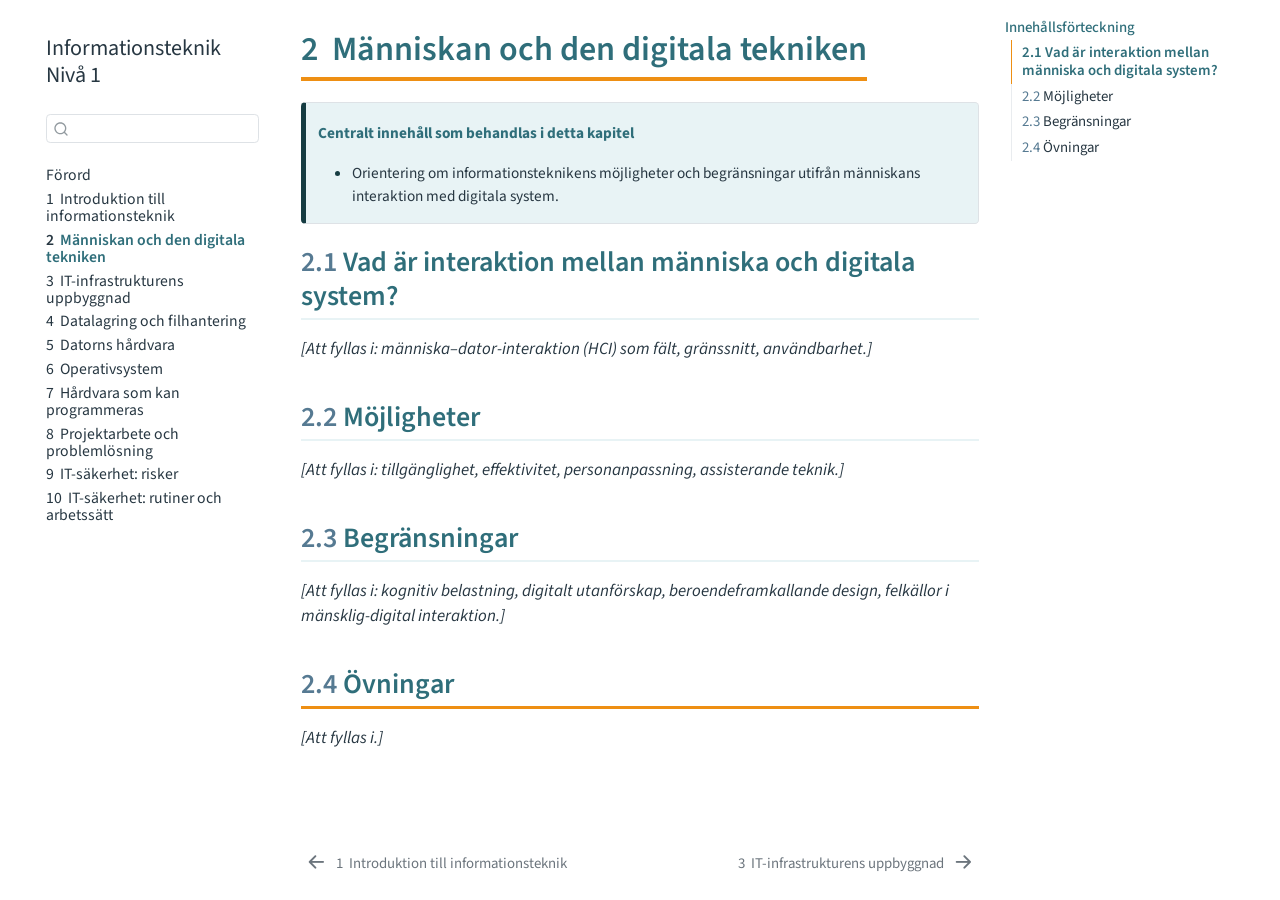
<file: _book/kapitel/02-manniskan-och-tekniken.html>
<!DOCTYPE html>
<html xmlns="http://www.w3.org/1999/xhtml" lang="sv" xml:lang="sv"><head>

<meta charset="utf-8">
<meta name="generator" content="quarto-1.10.18">

<meta name="viewport" content="width=device-width, initial-scale=1.0, user-scalable=yes">


<title>2&nbsp; Människan och den digitala tekniken – Informationsteknik Nivå 1</title>
<style>
/* Default styles provided by pandoc.
** See https://pandoc.org/MANUAL.html#variables-for-html for config info.
*/
span.smallcaps{font-variant: small-caps;}
div.columns{display: flex; gap: 1.5em;}
div.column{flex: auto;}
@media screen {
div.columns{gap: min(4vw, 1.5em);}
div.column{overflow-x: auto;}
}
div.hanging-indent{margin-left: 1.5em; text-indent: -1.5em;}
ul.task-list{list-style: none;}
ul.task-list li input[type="checkbox"] {
  width: 0.8em;
  margin: 0 0.8em 0.2em -1em; /* quarto-specific, see https://github.com/quarto-dev/quarto-cli/issues/4556 */ 
  vertical-align: middle;
}
</style>


<script src="../site_libs/quarto-nav/quarto-nav.js"></script>
<script src="../site_libs/quarto-nav/headroom.min.js"></script>
<script src="../site_libs/clipboard/clipboard.min.js"></script>
<script src="../site_libs/quarto-search/autocomplete.umd.js"></script>
<script src="../site_libs/quarto-search/fuse.min.js"></script>
<script src="../site_libs/quarto-search/quarto-search.js"></script>
<meta name="quarto:offset" content="../">
<link href="../kapitel/03-it-infrastruktur.html" rel="next">
<link href="../kapitel/01-introduktion.html" rel="prev">
<script src="../site_libs/quarto-html/quarto.js" type="module"></script>
<script src="../site_libs/quarto-html/tabsets/tabsets.js" type="module"></script>
<script src="../site_libs/quarto-html/popper.min.js"></script>
<script src="../site_libs/quarto-html/tippy.umd.min.js"></script>
<script src="../site_libs/quarto-html/anchor.min.js"></script>
<link href="../site_libs/quarto-html/tippy.css" rel="stylesheet">
<link href="../site_libs/quarto-html/quarto-syntax-highlighting-64a204ab8560d761af7679ceaba22944.css" rel="stylesheet" id="quarto-text-highlighting-styles">
<script src="../site_libs/bootstrap/bootstrap.min.js"></script>
<link href="../site_libs/bootstrap/bootstrap-icons.css" rel="stylesheet">
<link href="../site_libs/bootstrap/bootstrap-3c0d0a502040698e71afe2f01ba0e011.min.css" rel="stylesheet" append-hash="true" id="quarto-bootstrap" data-mode="light">
<script id="quarto-search-options" type="application/json">{
  "location": "sidebar",
  "copy-button": false,
  "collapse-after": 3,
  "panel-placement": "start",
  "type": "textbox",
  "limit": 50,
  "keyboard-shortcut": [
    "f",
    "/",
    "s"
  ],
  "show-item-context": false,
  "language": {
    "search-no-results-text": "Inget resultat",
    "search-matching-documents-text": "matchande dokument",
    "search-copy-link-title": "Kopiera länk för att söka",
    "search-hide-matches-text": "Göm ytterligare resultat",
    "search-more-match-text": "annat resultat i detta dokument",
    "search-more-matches-text": "fler resultat i detta dokument",
    "search-clear-button-title": "Rensa",
    "search-text-placeholder": "",
    "search-detached-cancel-button-title": "Avbryt",
    "search-submit-button-title": "Verkställ",
    "search-label": "Sök"
  }
}</script>


</head>

<body class="nav-sidebar floating quarto-light">

<div id="quarto-search-results"></div>
  <header id="quarto-header" class="headroom fixed-top">
  <nav class="quarto-secondary-nav">
    <div class="container-fluid d-flex">
      <button type="button" class="quarto-btn-toggle btn" data-bs-toggle="collapse" role="button" data-bs-target=".quarto-sidebar-collapse-item" aria-controls="quarto-sidebar" aria-expanded="false" aria-label="Skifta sidonavigering" onclick="if (window.quartoToggleHeadroom) { window.quartoToggleHeadroom(); }">
        <i class="bi bi-layout-text-sidebar-reverse"></i>
      </button>
        <nav class="quarto-page-breadcrumbs" aria-label="breadcrumb"><ol class="breadcrumb"><li class="breadcrumb-item"><a href="../kapitel/02-manniskan-och-tekniken.html"><span class="chapter-number">2</span>&nbsp; <span class="chapter-title">Människan och den digitala tekniken</span></a></li></ol></nav>
        <a class="flex-grow-1" role="navigation" data-bs-toggle="collapse" data-bs-target=".quarto-sidebar-collapse-item" aria-controls="quarto-sidebar" aria-expanded="false" aria-label="Skifta sidonavigering" onclick="if (window.quartoToggleHeadroom) { window.quartoToggleHeadroom(); }">      
        </a>
      <button type="button" class="btn quarto-search-button" aria-label="Sök" onclick="window.quartoOpenSearch();">
        <i class="bi bi-search"></i>
      </button>
    </div>
  </nav>
</header>
<!-- content -->
<div id="quarto-content" class="quarto-container page-columns page-rows-contents page-layout-article">
<!-- sidebar -->
  <nav id="quarto-sidebar" class="sidebar collapse collapse-horizontal quarto-sidebar-collapse-item sidebar-navigation floating overflow-auto">
    <div class="pt-lg-2 mt-2 text-left sidebar-header">
    <div class="sidebar-title mb-0 py-0">
      <a href="../">Informationsteknik Nivå 1</a> 
    </div>
      </div>
        <div class="mt-2 flex-shrink-0 align-items-center">
        <div class="sidebar-search">
        <div id="quarto-search" class="" title="Sök"></div>
        </div>
        </div>
    <div class="sidebar-menu-container"> 
    <ul class="list-unstyled mt-1">
        <li class="sidebar-item">
  <div class="sidebar-item-container"> 
  <a href="../index.html" class="sidebar-item-text sidebar-link">
 <span class="menu-text">Förord</span></a>
  </div>
</li>
        <li class="sidebar-item">
  <div class="sidebar-item-container"> 
  <a href="../kapitel/01-introduktion.html" class="sidebar-item-text sidebar-link">
 <span class="menu-text"><span class="chapter-number">1</span>&nbsp; <span class="chapter-title">Introduktion till informationsteknik</span></span></a>
  </div>
</li>
        <li class="sidebar-item">
  <div class="sidebar-item-container"> 
  <a href="../kapitel/02-manniskan-och-tekniken.html" class="sidebar-item-text sidebar-link active">
 <span class="menu-text"><span class="chapter-number">2</span>&nbsp; <span class="chapter-title">Människan och den digitala tekniken</span></span></a>
  </div>
</li>
        <li class="sidebar-item">
  <div class="sidebar-item-container"> 
  <a href="../kapitel/03-it-infrastruktur.html" class="sidebar-item-text sidebar-link">
 <span class="menu-text"><span class="chapter-number">3</span>&nbsp; <span class="chapter-title">IT-infrastrukturens uppbyggnad</span></span></a>
  </div>
</li>
        <li class="sidebar-item">
  <div class="sidebar-item-container"> 
  <a href="../kapitel/04-datalagring.html" class="sidebar-item-text sidebar-link">
 <span class="menu-text"><span class="chapter-number">4</span>&nbsp; <span class="chapter-title">Datalagring och filhantering</span></span></a>
  </div>
</li>
        <li class="sidebar-item">
  <div class="sidebar-item-container"> 
  <a href="../kapitel/05-datorns-hardvara.html" class="sidebar-item-text sidebar-link">
 <span class="menu-text"><span class="chapter-number">5</span>&nbsp; <span class="chapter-title">Datorns hårdvara</span></span></a>
  </div>
</li>
        <li class="sidebar-item">
  <div class="sidebar-item-container"> 
  <a href="../kapitel/06-operativsystem.html" class="sidebar-item-text sidebar-link">
 <span class="menu-text"><span class="chapter-number">6</span>&nbsp; <span class="chapter-title">Operativsystem</span></span></a>
  </div>
</li>
        <li class="sidebar-item">
  <div class="sidebar-item-container"> 
  <a href="../kapitel/07-programmerbar-hardvara.html" class="sidebar-item-text sidebar-link">
 <span class="menu-text"><span class="chapter-number">7</span>&nbsp; <span class="chapter-title">Hårdvara som kan programmeras</span></span></a>
  </div>
</li>
        <li class="sidebar-item">
  <div class="sidebar-item-container"> 
  <a href="../kapitel/08-projektarbete.html" class="sidebar-item-text sidebar-link">
 <span class="menu-text"><span class="chapter-number">8</span>&nbsp; <span class="chapter-title">Projektarbete och problemlösning</span></span></a>
  </div>
</li>
        <li class="sidebar-item">
  <div class="sidebar-item-container"> 
  <a href="../kapitel/09-it-sakerhet-risker.html" class="sidebar-item-text sidebar-link">
 <span class="menu-text"><span class="chapter-number">9</span>&nbsp; <span class="chapter-title">IT-säkerhet: risker</span></span></a>
  </div>
</li>
        <li class="sidebar-item">
  <div class="sidebar-item-container"> 
  <a href="../kapitel/10-it-sakerhet-rutiner.html" class="sidebar-item-text sidebar-link">
 <span class="menu-text"><span class="chapter-number">10</span>&nbsp; <span class="chapter-title">IT-säkerhet: rutiner och arbetssätt</span></span></a>
  </div>
</li>
    </ul>
    </div>
</nav>
<div id="quarto-sidebar-glass" class="quarto-sidebar-collapse-item" data-bs-toggle="collapse" data-bs-target=".quarto-sidebar-collapse-item"></div>
<!-- margin-sidebar -->
    <div id="quarto-margin-sidebar" class="sidebar margin-sidebar">
        <nav id="TOC" role="doc-toc" class="toc-active">
    <h2 id="toc-title">Innehållsförteckning</h2>
   
  <ul>
  <li><a href="#vad-är-interaktion-mellan-människa-och-digitala-system" id="toc-vad-är-interaktion-mellan-människa-och-digitala-system" class="nav-link active" data-scroll-target="#vad-är-interaktion-mellan-människa-och-digitala-system"><span class="header-section-number">2.1</span> Vad är interaktion mellan människa och digitala system?</a></li>
  <li><a href="#möjligheter" id="toc-möjligheter" class="nav-link" data-scroll-target="#möjligheter"><span class="header-section-number">2.2</span> Möjligheter</a></li>
  <li><a href="#begränsningar" id="toc-begränsningar" class="nav-link" data-scroll-target="#begränsningar"><span class="header-section-number">2.3</span> Begränsningar</a></li>
  <li><a href="#övningar" id="toc-övningar" class="nav-link" data-scroll-target="#övningar"><span class="header-section-number">2.4</span> Övningar</a></li>
  </ul>
</nav>
    </div>
<!-- main -->
<main class="content" id="quarto-document-content">

<header id="title-block-header" class="quarto-title-block default">
<div class="quarto-title">
<h1 class="title"><span class="chapter-number">2</span>&nbsp; <span class="chapter-title">Människan och den digitala tekniken</span></h1>
</div>



<div class="quarto-title-meta">

    
  
    
  </div>
  


</header>


<div class="callout callout-style-simple callout-note no-icon">
<div class="callout-body d-flex">
<div class="callout-icon-container">
<i class="callout-icon no-icon"></i>
</div>
<div class="callout-body-container">
<p><strong>Centralt innehåll som behandlas i detta kapitel</strong></p>
<ul>
<li>Orientering om informationsteknikens möjligheter och begränsningar utifrån människans interaktion med digitala system.</li>
</ul>
</div>
</div>
</div>
<section id="vad-är-interaktion-mellan-människa-och-digitala-system" class="level2" data-number="2.1">
<h2 data-number="2.1" class="anchored" data-anchor-id="vad-är-interaktion-mellan-människa-och-digitala-system"><span class="header-section-number">2.1</span> Vad är interaktion mellan människa och digitala system?</h2>
<p><em>[Att fyllas i: människa–dator-interaktion (HCI) som fält, gränssnitt, användbarhet.]</em></p>
</section>
<section id="möjligheter" class="level2" data-number="2.2">
<h2 data-number="2.2" class="anchored" data-anchor-id="möjligheter"><span class="header-section-number">2.2</span> Möjligheter</h2>
<p><em>[Att fyllas i: tillgänglighet, effektivitet, personanpassning, assisterande teknik.]</em></p>
</section>
<section id="begränsningar" class="level2" data-number="2.3">
<h2 data-number="2.3" class="anchored" data-anchor-id="begränsningar"><span class="header-section-number">2.3</span> Begränsningar</h2>
<p><em>[Att fyllas i: kognitiv belastning, digitalt utanförskap, beroendeframkallande design, felkällor i mänsklig-digital interaktion.]</em></p>
</section>
<section id="övningar" class="level2" data-number="2.4">
<h2 data-number="2.4" class="anchored" data-anchor-id="övningar"><span class="header-section-number">2.4</span> Övningar</h2>
<p><em>[Att fyllas i.]</em></p>


</section>

</main> <!-- /main -->
<script id="quarto-html-after-body" type="application/javascript">
  window.document.addEventListener("DOMContentLoaded", function (event) {
    const icon = "";
    const anchorJS = new window.AnchorJS();
    anchorJS.options = {
      placement: 'right',
      icon: icon
    };
    anchorJS.add('.anchored');
    const isCodeAnnotation = (el) => {
      for (const clz of el.classList) {
        if (clz.startsWith('code-annotation-')) {                     
          return true;
        }
      }
      return false;
    }
    const onCopySuccess = function(e) {
      // button target
      const button = e.trigger;
      // don't keep focus
      button.blur();
      // flash "checked"
      button.classList.add('code-copy-button-checked');
      var currentTitle = button.getAttribute("title");
      button.setAttribute("title", "Kopierat!");
      let tooltip;
      if (window.bootstrap) {
        button.setAttribute("data-bs-toggle", "tooltip");
        button.setAttribute("data-bs-placement", "left");
        button.setAttribute("data-bs-title", "Kopierat!");
        tooltip = new bootstrap.Tooltip(button, 
          { trigger: "manual", 
            customClass: "code-copy-button-tooltip",
            offset: [0, -8]});
        tooltip.show();    
      }
      setTimeout(function() {
        if (tooltip) {
          tooltip.hide();
          button.removeAttribute("data-bs-title");
          button.removeAttribute("data-bs-toggle");
          button.removeAttribute("data-bs-placement");
        }
        button.setAttribute("title", currentTitle);
        button.classList.remove('code-copy-button-checked');
      }, 1000);
      // clear code selection
      e.clearSelection();
    }
    const getTextToCopy = function(trigger) {
      const outerScaffold = trigger.parentElement.cloneNode(true);
      const codeEl = outerScaffold.querySelector('code');
      for (const childEl of codeEl.children) {
        if (isCodeAnnotation(childEl)) {
          childEl.remove();
        }
      }
      return codeEl.innerText;
    }
    const clipboard = new window.ClipboardJS('.code-copy-button:not([data-in-quarto-modal])', {
      text: getTextToCopy
    });
    clipboard.on('success', onCopySuccess);
    if (window.document.getElementById('quarto-embedded-source-code-modal')) {
      const clipboardModal = new window.ClipboardJS('.code-copy-button[data-in-quarto-modal]', {
        text: getTextToCopy,
        container: window.document.getElementById('quarto-embedded-source-code-modal')
      });
      clipboardModal.on('success', onCopySuccess);
    }
      var localhostRegex = new RegExp(/^(?:http|https):\/\/localhost\:?[0-9]*\//);
      var mailtoRegex = new RegExp(/^mailto:/);
        var filterRegex = new RegExp('/' + window.location.host + '/');
      var isInternal = (href) => {
          return filterRegex.test(href) || localhostRegex.test(href) || mailtoRegex.test(href);
      }
      // Inspect non-navigation links and adorn them if external
     var links = window.document.querySelectorAll('a[href]:not(.nav-link):not(.navbar-brand):not(.toc-action):not(.sidebar-link):not(.sidebar-item-toggle):not(.pagination-link):not(.no-external):not([aria-hidden]):not(.dropdown-item):not(.quarto-navigation-tool):not(.about-link)');
      for (var i=0; i<links.length; i++) {
        const link = links[i];
        if (!isInternal(link.href)) {
          // undo the damage that might have been done by quarto-nav.js in the case of
          // links that we want to consider external
          if (link.dataset.originalHref !== undefined) {
            link.href = link.dataset.originalHref;
          }
        }
      }
    function tippyHover(el, contentFn, onTriggerFn, onUntriggerFn) {
      const config = {
        allowHTML: true,
        maxWidth: 500,
        delay: 100,
        arrow: false,
        appendTo: function(el) {
            return el.parentElement;
        },
        interactive: true,
        interactiveBorder: 10,
        theme: 'quarto',
        placement: 'bottom-start',
      };
      if (contentFn) {
        config.content = contentFn;
      }
      if (onTriggerFn) {
        config.onTrigger = onTriggerFn;
      }
      if (onUntriggerFn) {
        config.onUntrigger = onUntriggerFn;
      }
      window.tippy(el, config); 
    }
    const noterefs = window.document.querySelectorAll('a[role="doc-noteref"]');
    for (var i=0; i<noterefs.length; i++) {
      const ref = noterefs[i];
      tippyHover(ref, function() {
        // use id or data attribute instead here
        let href = ref.getAttribute('data-footnote-href') || ref.getAttribute('href');
        try { href = new URL(href).hash; } catch {}
        const id = href.replace(/^#\/?/, "");
        const note = window.document.getElementById(id);
        if (note) {
          return note.innerHTML;
        } else {
          return "";
        }
      });
    }
    const xrefs = window.document.querySelectorAll('a.quarto-xref');
    const processXRef = (id, note) => {
      // Strip column container classes
      const stripColumnClz = (el) => {
        el.classList.remove("page-full", "page-columns");
        if (el.children) {
          for (const child of el.children) {
            stripColumnClz(child);
          }
        }
      }
      stripColumnClz(note)
      if (id === null || id.startsWith('sec-')) {
        // Special case sections, only their first couple elements
        const container = document.createElement("div");
        if (note.children && note.children.length > 2) {
          container.appendChild(note.children[0].cloneNode(true));
          for (let i = 1; i < note.children.length; i++) {
            const child = note.children[i];
            if (child.tagName === "P" && child.innerText === "") {
              continue;
            } else {
              container.appendChild(child.cloneNode(true));
              break;
            }
          }
          if (window.Quarto?.typesetMath) {
            window.Quarto.typesetMath(container);
          }
          return container.innerHTML
        } else {
          if (window.Quarto?.typesetMath) {
            window.Quarto.typesetMath(note);
          }
          return note.innerHTML;
        }
      } else {
        // Remove any anchor links if they are present
        const anchorLink = note.querySelector('a.anchorjs-link');
        if (anchorLink) {
          anchorLink.remove();
        }
        if (window.Quarto?.typesetMath) {
          window.Quarto.typesetMath(note);
        }
        if (note.classList.contains("callout")) {
          return note.outerHTML;
        } else {
          return note.innerHTML;
        }
      }
    }
    for (var i=0; i<xrefs.length; i++) {
      const xref = xrefs[i];
      tippyHover(xref, undefined, function(instance) {
        instance.disable();
        let url = xref.getAttribute('href');
        let hash = undefined; 
        if (url.startsWith('#')) {
          hash = url;
        } else {
          try { hash = new URL(url).hash; } catch {}
        }
        if (hash) {
          const id = hash.replace(/^#\/?/, "");
          const note = window.document.getElementById(id);
          if (note !== null) {
            try {
              const html = processXRef(id, note.cloneNode(true));
              instance.setContent(html);
            } finally {
              instance.enable();
              instance.show();
            }
          } else {
            // See if we can fetch this
            fetch(url.split('#')[0])
            .then(res => res.text())
            .then(html => {
              const parser = new DOMParser();
              const htmlDoc = parser.parseFromString(html, "text/html");
              const note = htmlDoc.getElementById(id);
              if (note !== null) {
                const html = processXRef(id, note);
                instance.setContent(html);
              } 
            }).finally(() => {
              instance.enable();
              instance.show();
            });
          }
        } else {
          // See if we can fetch a full url (with no hash to target)
          // This is a special case and we should probably do some content thinning / targeting
          fetch(url)
          .then(res => res.text())
          .then(html => {
            const parser = new DOMParser();
            const htmlDoc = parser.parseFromString(html, "text/html");
            const note = htmlDoc.querySelector('main.content');
            if (note !== null) {
              // This should only happen for chapter cross references
              // (since there is no id in the URL)
              // remove the first header
              if (note.children.length > 0 && note.children[0].tagName === "HEADER") {
                note.children[0].remove();
              }
              const html = processXRef(null, note);
              instance.setContent(html);
            } 
          }).finally(() => {
            instance.enable();
            instance.show();
          });
        }
      }, function(instance) {
      });
    }
        let selectedAnnoteEl;
        const selectorForAnnotation = ( cell, annotation) => {
          let cellAttr = 'data-code-cell="' + cell + '"';
          let lineAttr = 'data-code-annotation="' +  annotation + '"';
          const selector = 'span[' + cellAttr + '][' + lineAttr + ']';
          return selector;
        }
        const selectCodeLines = (annoteEl) => {
          const doc = window.document;
          const targetCell = annoteEl.getAttribute("data-target-cell");
          const targetAnnotation = annoteEl.getAttribute("data-target-annotation");
          const annoteSpan = window.document.querySelector(selectorForAnnotation(targetCell, targetAnnotation));
          const lines = annoteSpan.getAttribute("data-code-lines").split(",");
          const lineIds = lines.map((line) => {
            return targetCell + "-" + line;
          })
          let top = null;
          let height = null;
          let parent = null;
          if (lineIds.length > 0) {
              //compute the position of the single el (top and bottom and make a div)
              const el = window.document.getElementById(lineIds[0]);
              top = el.offsetTop;
              height = el.offsetHeight;
              parent = el.parentElement.parentElement;
            if (lineIds.length > 1) {
              const lastEl = window.document.getElementById(lineIds[lineIds.length - 1]);
              const bottom = lastEl.offsetTop + lastEl.offsetHeight;
              height = bottom - top;
            }
            if (top !== null && height !== null && parent !== null) {
              // cook up a div (if necessary) and position it 
              let div = window.document.getElementById("code-annotation-line-highlight");
              if (div === null) {
                div = window.document.createElement("div");
                div.setAttribute("id", "code-annotation-line-highlight");
                div.style.position = 'absolute';
                parent.appendChild(div);
              }
              div.style.top = top - 2 + "px";
              div.style.height = height + 4 + "px";
              div.style.left = 0;
              let gutterDiv = window.document.getElementById("code-annotation-line-highlight-gutter");
              if (gutterDiv === null) {
                gutterDiv = window.document.createElement("div");
                gutterDiv.setAttribute("id", "code-annotation-line-highlight-gutter");
                gutterDiv.style.position = 'absolute';
                const codeCell = window.document.getElementById(targetCell);
                const gutter = codeCell.querySelector('.code-annotation-gutter');
                gutter.appendChild(gutterDiv);
              }
              gutterDiv.style.top = top - 2 + "px";
              gutterDiv.style.height = height + 4 + "px";
            }
            selectedAnnoteEl = annoteEl;
          }
        };
        const unselectCodeLines = () => {
          const elementsIds = ["code-annotation-line-highlight", "code-annotation-line-highlight-gutter"];
          elementsIds.forEach((elId) => {
            const div = window.document.getElementById(elId);
            if (div) {
              div.remove();
            }
          });
          selectedAnnoteEl = undefined;
        };
          // Handle positioning of the toggle
      window.addEventListener(
        "resize",
        throttle(() => {
          elRect = undefined;
          if (selectedAnnoteEl) {
            selectCodeLines(selectedAnnoteEl);
          }
        }, 10)
      );
      function throttle(fn, ms) {
      let throttle = false;
      let timer;
        return (...args) => {
          if(!throttle) { // first call gets through
              fn.apply(this, args);
              throttle = true;
          } else { // all the others get throttled
              if(timer) clearTimeout(timer); // cancel #2
              timer = setTimeout(() => {
                fn.apply(this, args);
                timer = throttle = false;
              }, ms);
          }
        };
      }
        // Attach click handler to the DT
        const annoteDls = window.document.querySelectorAll('dt[data-target-cell]');
        for (const annoteDlNode of annoteDls) {
          annoteDlNode.addEventListener('click', (event) => {
            const clickedEl = event.target;
            if (clickedEl !== selectedAnnoteEl) {
              unselectCodeLines();
              const activeEl = window.document.querySelector('dt[data-target-cell].code-annotation-active');
              if (activeEl) {
                activeEl.classList.remove('code-annotation-active');
              }
              selectCodeLines(clickedEl);
              clickedEl.classList.add('code-annotation-active');
            } else {
              // Unselect the line
              unselectCodeLines();
              clickedEl.classList.remove('code-annotation-active');
            }
          });
        }
    const findCites = (el) => {
      const parentEl = el.parentElement;
      if (parentEl) {
        const cites = parentEl.dataset.cites;
        if (cites) {
          return {
            el,
            cites: cites.split(' ')
          };
        } else {
          return findCites(el.parentElement)
        }
      } else {
        return undefined;
      }
    };
    var bibliorefs = window.document.querySelectorAll('a[role="doc-biblioref"]');
    for (var i=0; i<bibliorefs.length; i++) {
      const ref = bibliorefs[i];
      const citeInfo = findCites(ref);
      if (citeInfo) {
        tippyHover(citeInfo.el, function() {
          var popup = window.document.createElement('div');
          citeInfo.cites.forEach(function(cite) {
            var citeDiv = window.document.createElement('div');
            citeDiv.classList.add('hanging-indent');
            citeDiv.classList.add('csl-entry');
            var biblioDiv = window.document.getElementById('ref-' + cite);
            if (biblioDiv) {
              citeDiv.innerHTML = biblioDiv.innerHTML;
            }
            popup.appendChild(citeDiv);
          });
          return popup.innerHTML;
        });
      }
    }
  });
  </script>
<nav class="page-navigation">
  <div class="nav-page nav-page-previous">
      <a href="../kapitel/01-introduktion.html" class="pagination-link" aria-label="Introduktion till informationsteknik">
        <i class="bi bi-arrow-left-short"></i> <span class="nav-page-text"><span class="chapter-number">1</span>&nbsp; <span class="chapter-title">Introduktion till informationsteknik</span></span>
      </a>          
  </div>
  <div class="nav-page nav-page-next">
      <a href="../kapitel/03-it-infrastruktur.html" class="pagination-link" aria-label="IT-infrastrukturens uppbyggnad">
        <span class="nav-page-text"><span class="chapter-number">3</span>&nbsp; <span class="chapter-title">IT-infrastrukturens uppbyggnad</span></span> <i class="bi bi-arrow-right-short"></i>
      </a>
  </div>
</nav>
</div> <!-- /content -->




</body></html>
</file>
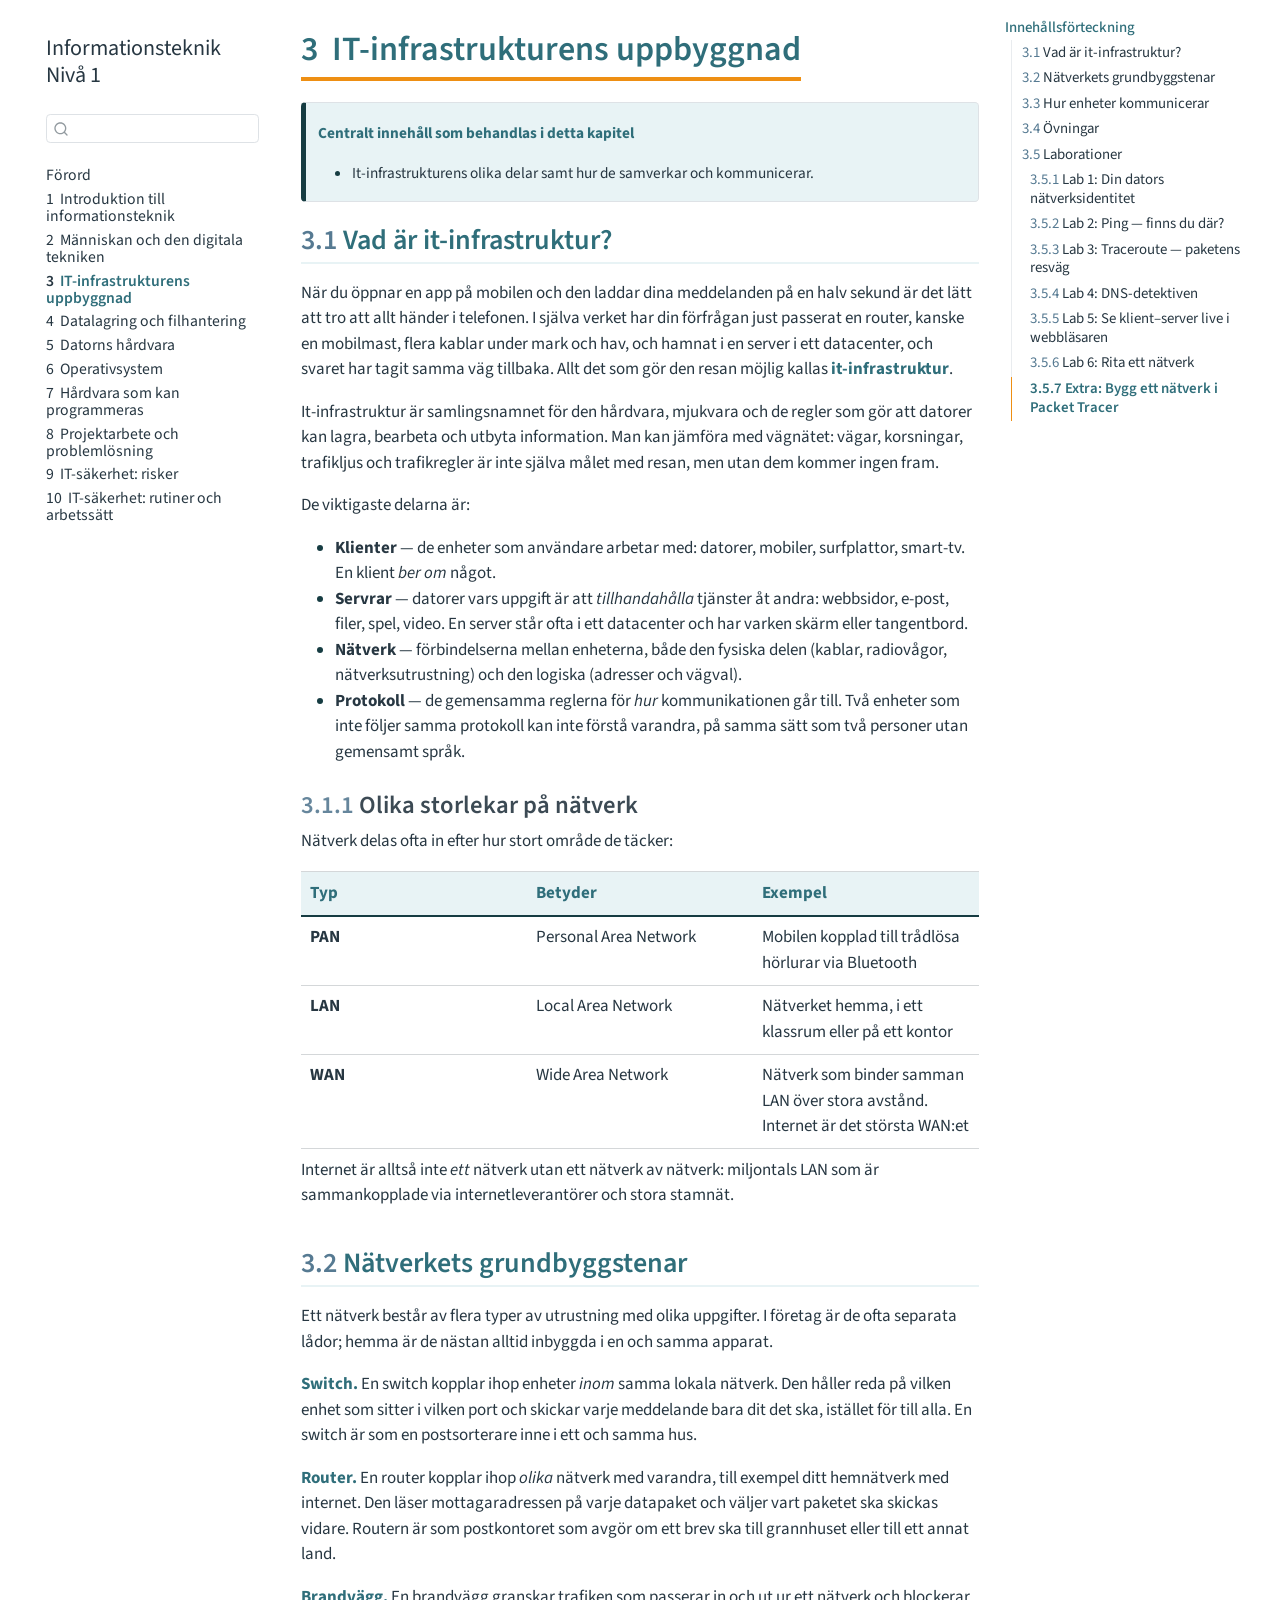
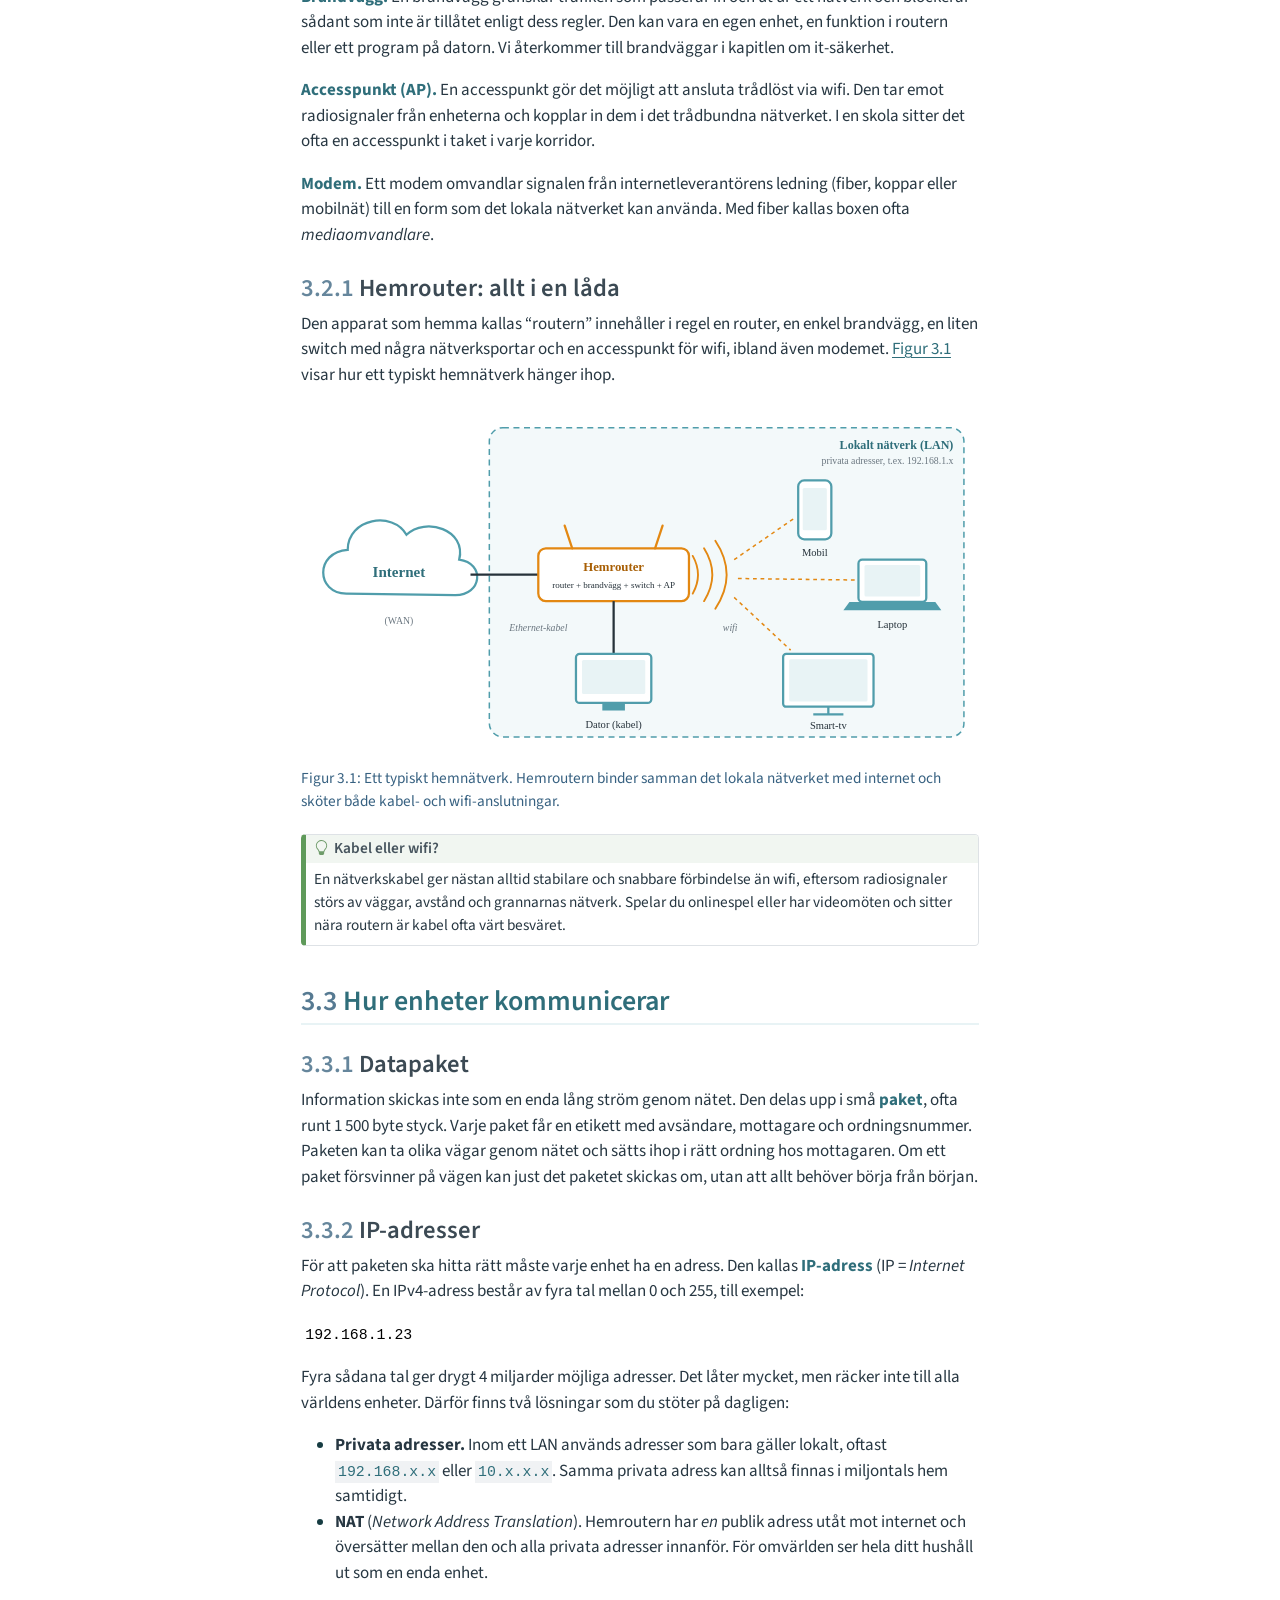
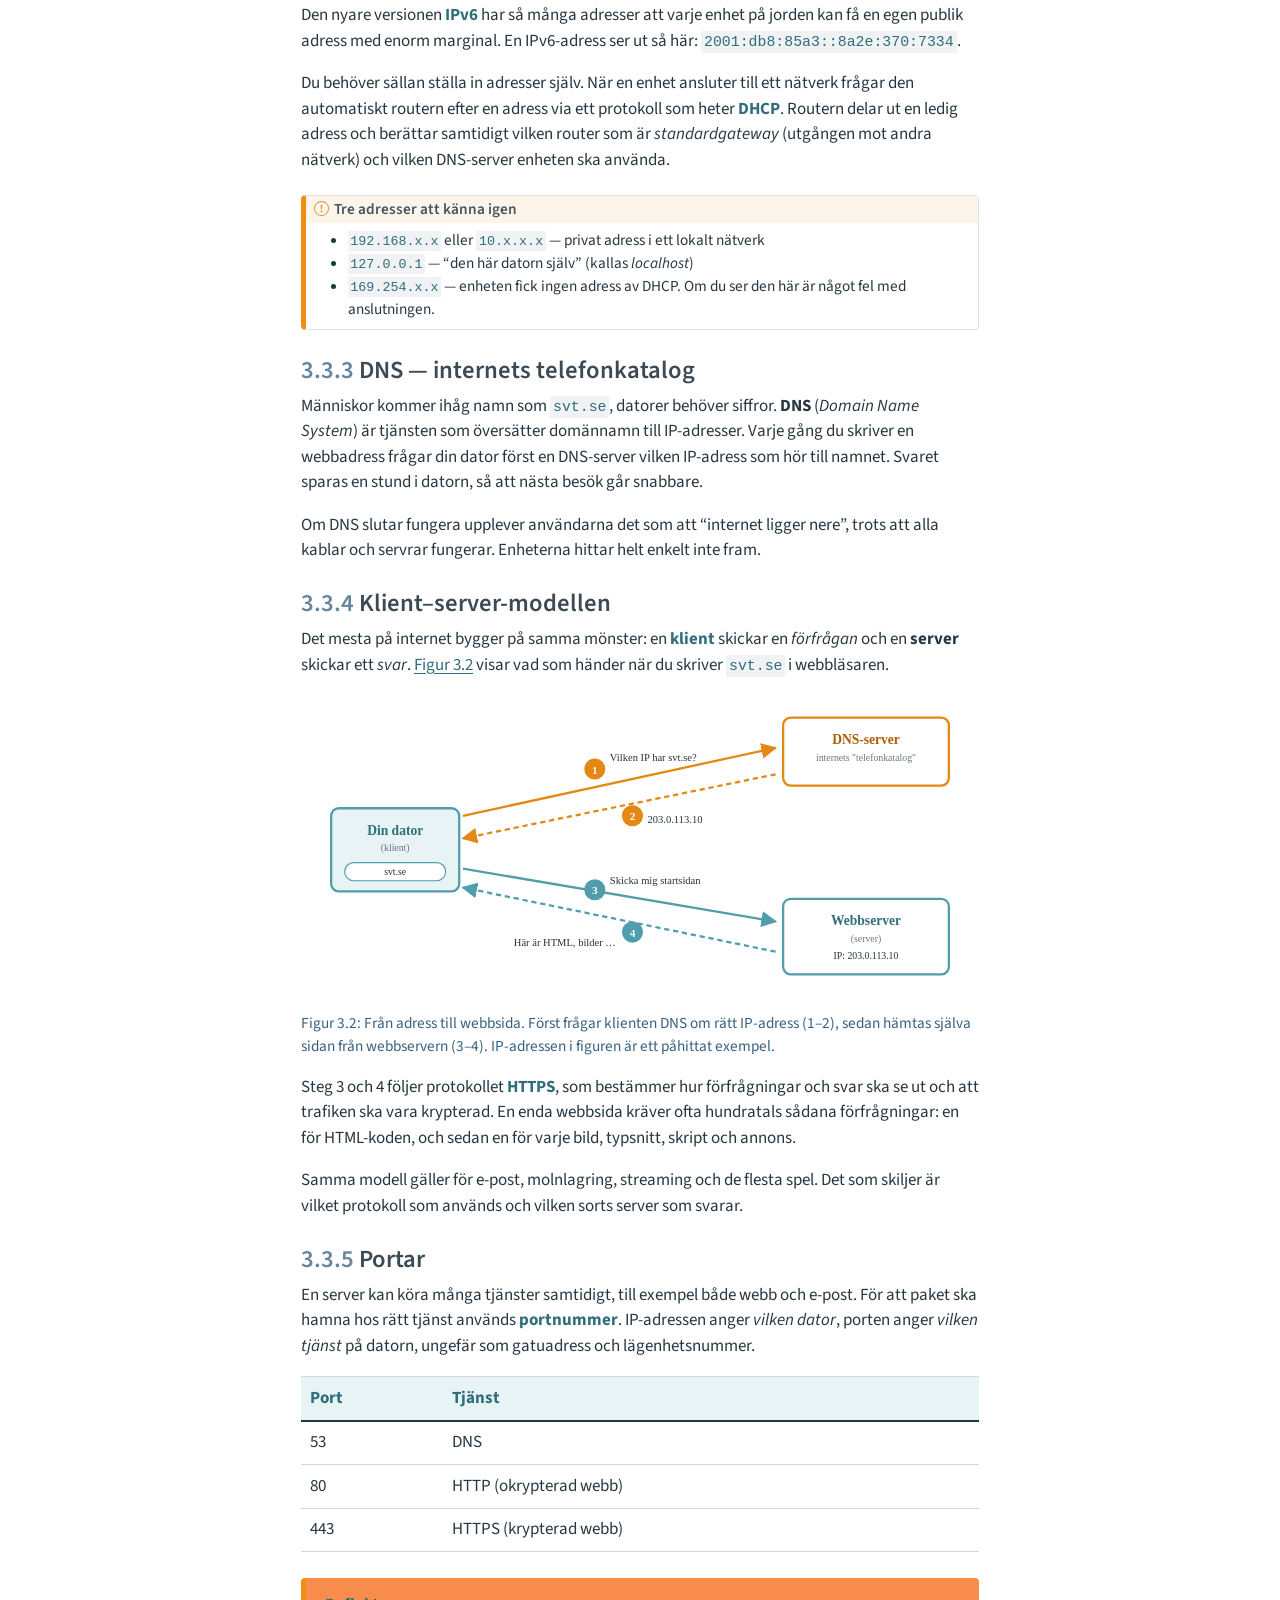
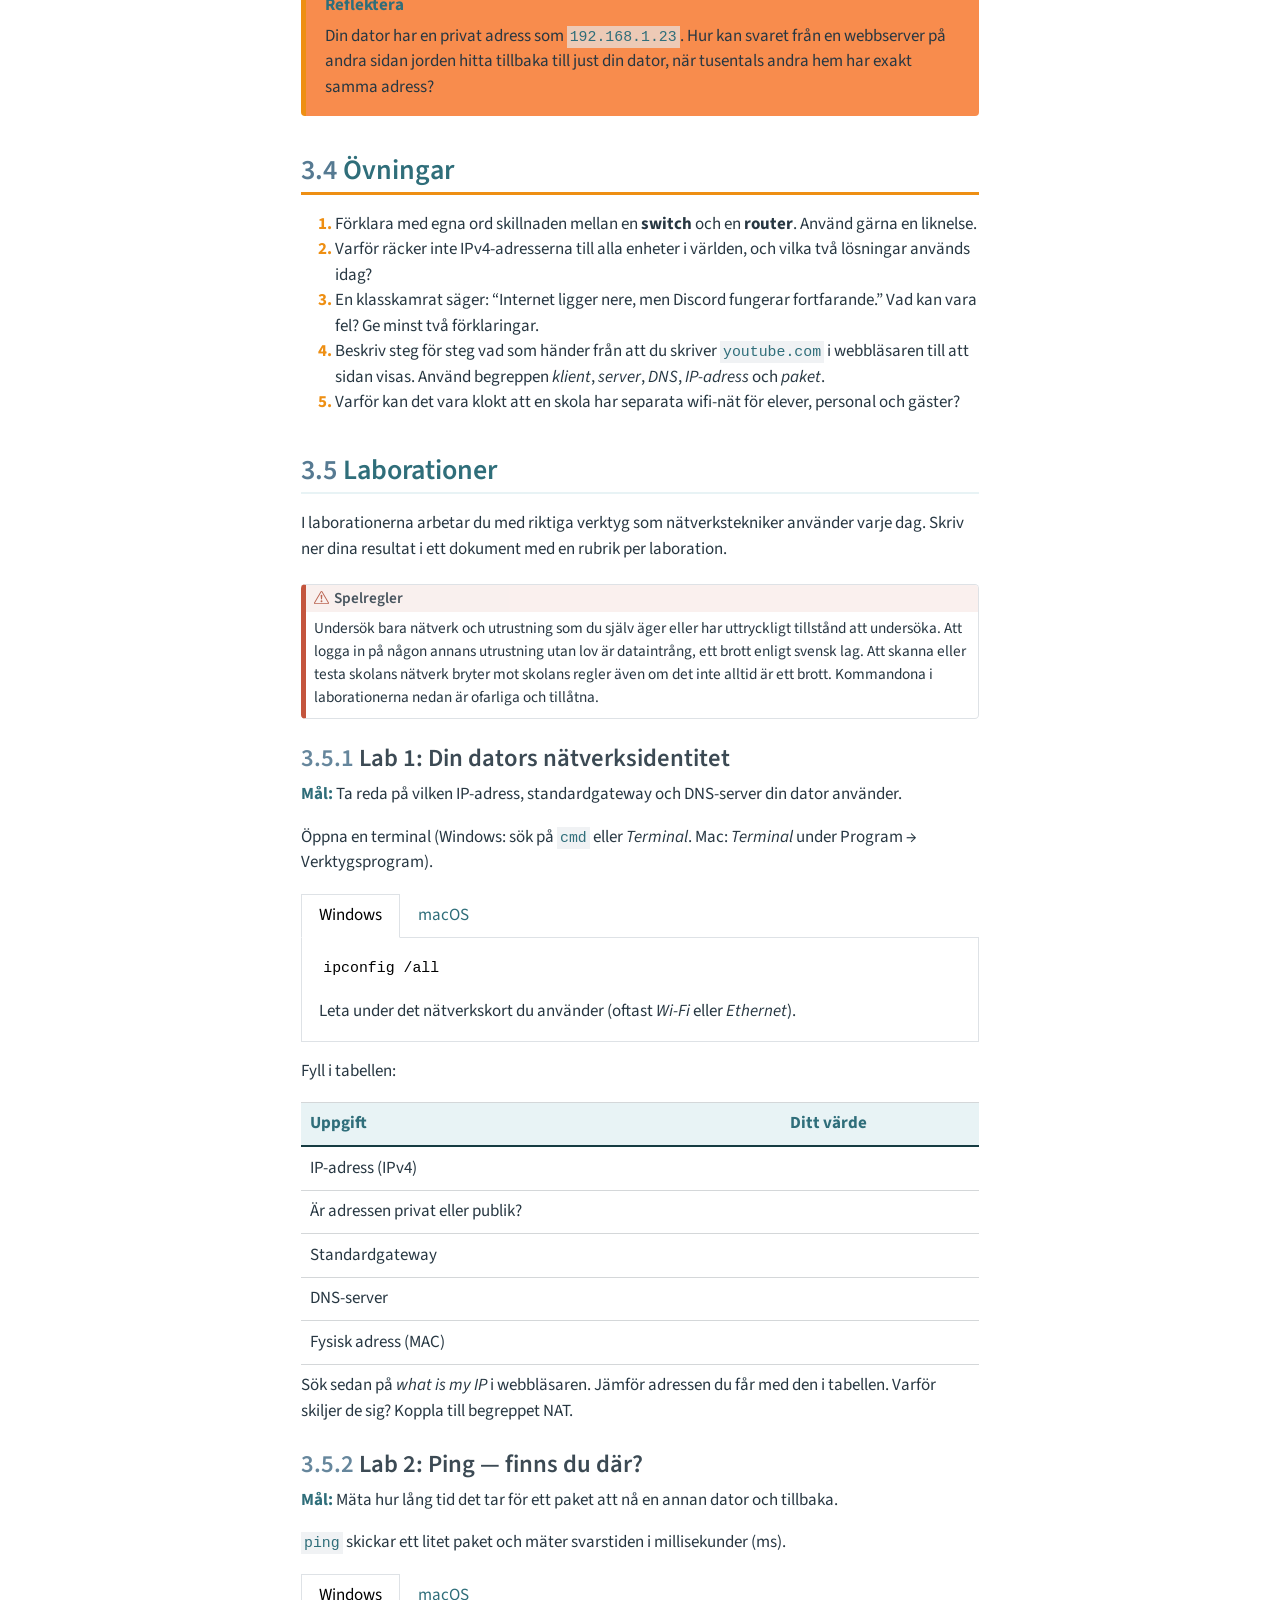
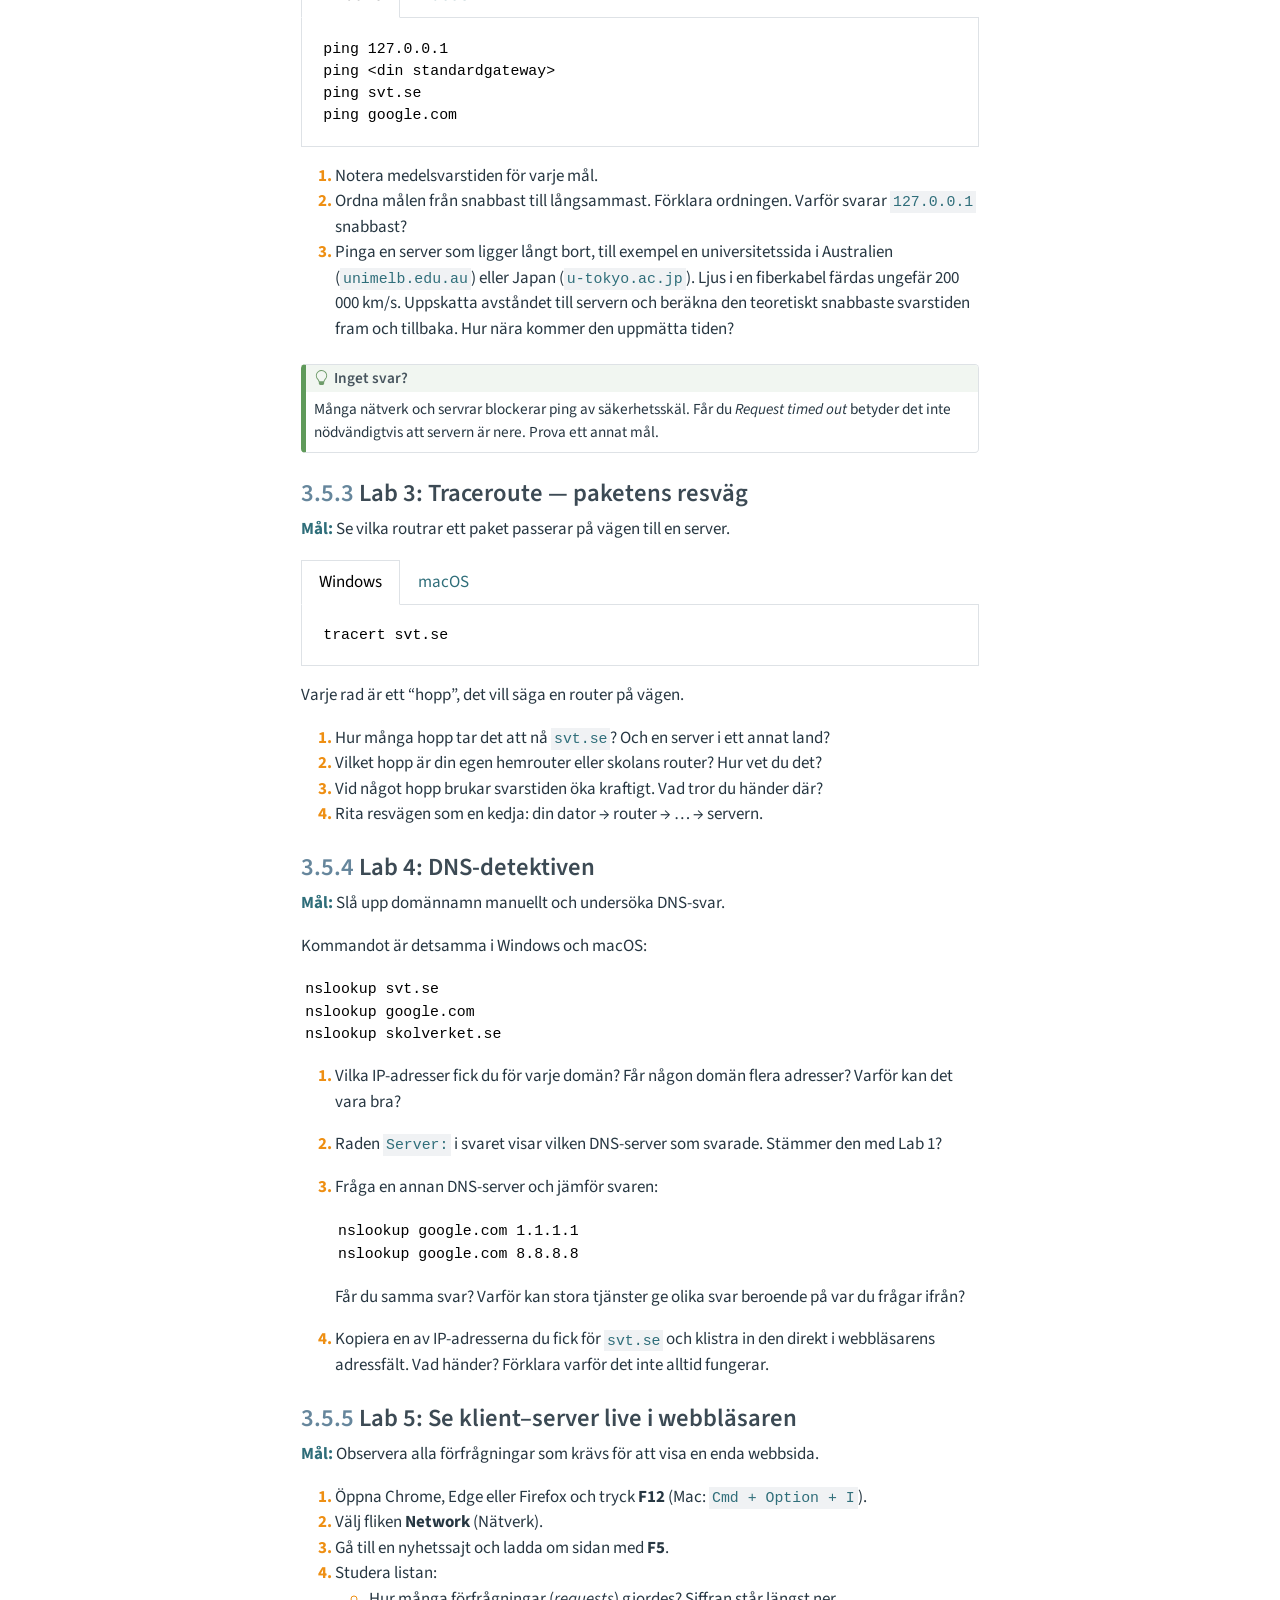
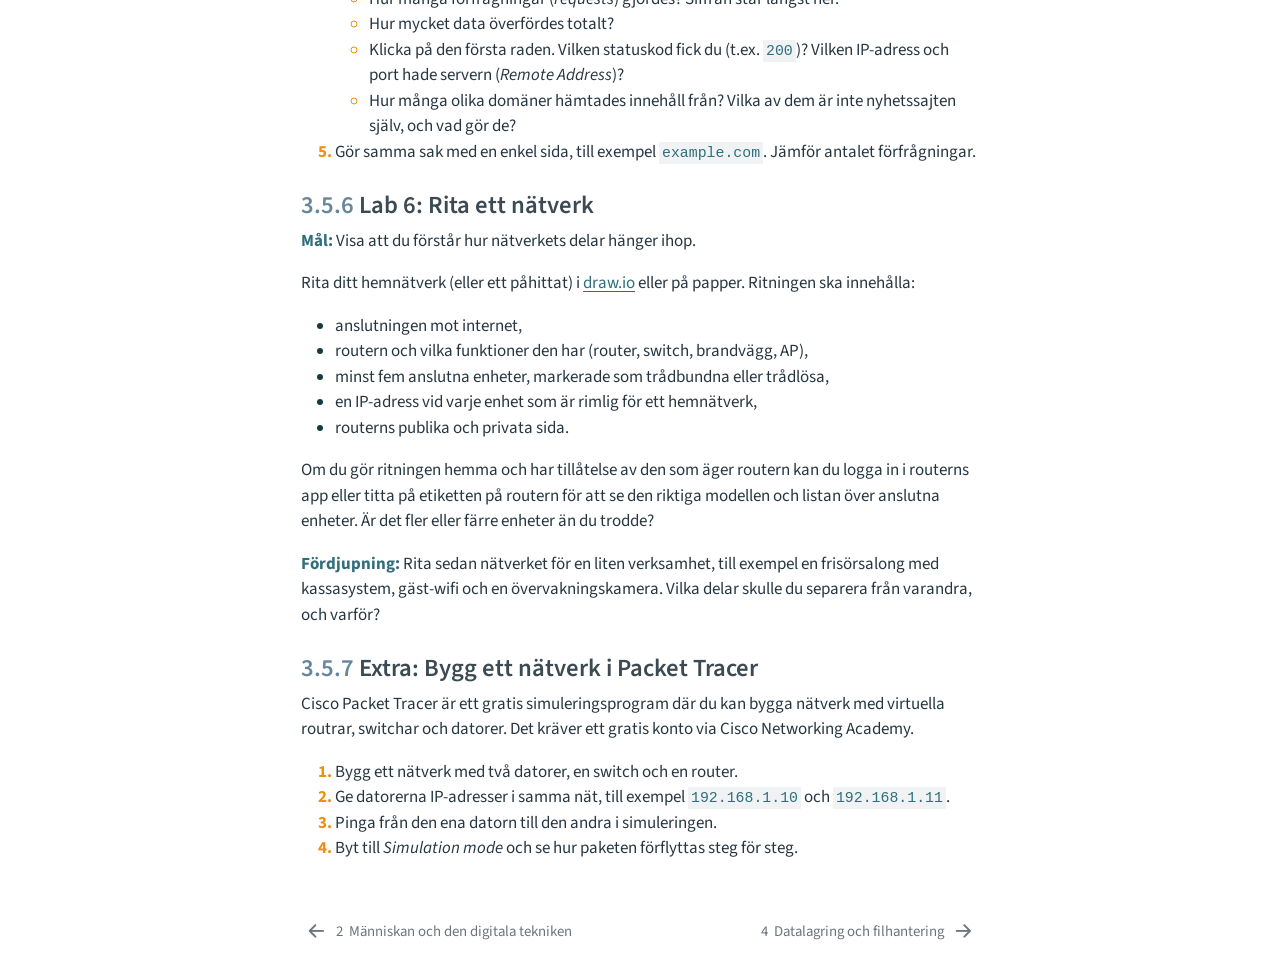
<file: _book/kapitel/03-it-infrastruktur.html>
<!DOCTYPE html>
<html xmlns="http://www.w3.org/1999/xhtml" lang="sv" xml:lang="sv"><head>

<meta charset="utf-8">
<meta name="generator" content="quarto-1.10.18">

<meta name="viewport" content="width=device-width, initial-scale=1.0, user-scalable=yes">


<title>3&nbsp; IT-infrastrukturens uppbyggnad – Informationsteknik Nivå 1</title>
<style>
/* Default styles provided by pandoc.
** See https://pandoc.org/MANUAL.html#variables-for-html for config info.
*/
span.smallcaps{font-variant: small-caps;}
div.columns{display: flex; gap: 1.5em;}
div.column{flex: auto;}
@media screen {
div.columns{gap: min(4vw, 1.5em);}
div.column{overflow-x: auto;}
}
div.hanging-indent{margin-left: 1.5em; text-indent: -1.5em;}
ul.task-list{list-style: none;}
ul.task-list li input[type="checkbox"] {
  width: 0.8em;
  margin: 0 0.8em 0.2em -1em; /* quarto-specific, see https://github.com/quarto-dev/quarto-cli/issues/4556 */ 
  vertical-align: middle;
}
</style>


<script src="../site_libs/quarto-nav/quarto-nav.js"></script>
<script src="../site_libs/quarto-nav/headroom.min.js"></script>
<script src="../site_libs/clipboard/clipboard.min.js"></script>
<script src="../site_libs/quarto-search/autocomplete.umd.js"></script>
<script src="../site_libs/quarto-search/fuse.min.js"></script>
<script src="../site_libs/quarto-search/quarto-search.js"></script>
<meta name="quarto:offset" content="../">
<link href="../kapitel/04-datalagring.html" rel="next">
<link href="../kapitel/02-manniskan-och-tekniken.html" rel="prev">
<script src="../site_libs/quarto-html/quarto.js" type="module"></script>
<script src="../site_libs/quarto-html/tabsets/tabsets.js" type="module"></script>
<script src="../site_libs/quarto-html/popper.min.js"></script>
<script src="../site_libs/quarto-html/tippy.umd.min.js"></script>
<script src="../site_libs/quarto-html/anchor.min.js"></script>
<link href="../site_libs/quarto-html/tippy.css" rel="stylesheet">
<link href="../site_libs/quarto-html/quarto-syntax-highlighting-64a204ab8560d761af7679ceaba22944.css" rel="stylesheet" id="quarto-text-highlighting-styles">
<script src="../site_libs/bootstrap/bootstrap.min.js"></script>
<link href="../site_libs/bootstrap/bootstrap-icons.css" rel="stylesheet">
<link href="../site_libs/bootstrap/bootstrap-3c0d0a502040698e71afe2f01ba0e011.min.css" rel="stylesheet" append-hash="true" id="quarto-bootstrap" data-mode="light">
<script src="../site_libs/quarto-contrib/glightbox/glightbox.min.js"></script>
<link href="../site_libs/quarto-contrib/glightbox/glightbox.min.css" rel="stylesheet">
<link href="../site_libs/quarto-contrib/glightbox/lightbox.css" rel="stylesheet">
<script id="quarto-search-options" type="application/json">{
  "location": "sidebar",
  "copy-button": false,
  "collapse-after": 3,
  "panel-placement": "start",
  "type": "textbox",
  "limit": 50,
  "keyboard-shortcut": [
    "f",
    "/",
    "s"
  ],
  "show-item-context": false,
  "language": {
    "search-no-results-text": "Inget resultat",
    "search-matching-documents-text": "matchande dokument",
    "search-copy-link-title": "Kopiera länk för att söka",
    "search-hide-matches-text": "Göm ytterligare resultat",
    "search-more-match-text": "annat resultat i detta dokument",
    "search-more-matches-text": "fler resultat i detta dokument",
    "search-clear-button-title": "Rensa",
    "search-text-placeholder": "",
    "search-detached-cancel-button-title": "Avbryt",
    "search-submit-button-title": "Verkställ",
    "search-label": "Sök"
  }
}</script>


</head>

<body class="nav-sidebar floating quarto-light">

<div id="quarto-search-results"></div>
  <header id="quarto-header" class="headroom fixed-top">
  <nav class="quarto-secondary-nav">
    <div class="container-fluid d-flex">
      <button type="button" class="quarto-btn-toggle btn" data-bs-toggle="collapse" role="button" data-bs-target=".quarto-sidebar-collapse-item" aria-controls="quarto-sidebar" aria-expanded="false" aria-label="Skifta sidonavigering" onclick="if (window.quartoToggleHeadroom) { window.quartoToggleHeadroom(); }">
        <i class="bi bi-layout-text-sidebar-reverse"></i>
      </button>
        <nav class="quarto-page-breadcrumbs" aria-label="breadcrumb"><ol class="breadcrumb"><li class="breadcrumb-item"><a href="../kapitel/03-it-infrastruktur.html"><span class="chapter-number">3</span>&nbsp; <span class="chapter-title">IT-infrastrukturens uppbyggnad</span></a></li></ol></nav>
        <a class="flex-grow-1" role="navigation" data-bs-toggle="collapse" data-bs-target=".quarto-sidebar-collapse-item" aria-controls="quarto-sidebar" aria-expanded="false" aria-label="Skifta sidonavigering" onclick="if (window.quartoToggleHeadroom) { window.quartoToggleHeadroom(); }">      
        </a>
      <button type="button" class="btn quarto-search-button" aria-label="Sök" onclick="window.quartoOpenSearch();">
        <i class="bi bi-search"></i>
      </button>
    </div>
  </nav>
</header>
<!-- content -->
<div id="quarto-content" class="quarto-container page-columns page-rows-contents page-layout-article">
<!-- sidebar -->
  <nav id="quarto-sidebar" class="sidebar collapse collapse-horizontal quarto-sidebar-collapse-item sidebar-navigation floating overflow-auto">
    <div class="pt-lg-2 mt-2 text-left sidebar-header">
    <div class="sidebar-title mb-0 py-0">
      <a href="../">Informationsteknik Nivå 1</a> 
    </div>
      </div>
        <div class="mt-2 flex-shrink-0 align-items-center">
        <div class="sidebar-search">
        <div id="quarto-search" class="" title="Sök"></div>
        </div>
        </div>
    <div class="sidebar-menu-container"> 
    <ul class="list-unstyled mt-1">
        <li class="sidebar-item">
  <div class="sidebar-item-container"> 
  <a href="../index.html" class="sidebar-item-text sidebar-link">
 <span class="menu-text">Förord</span></a>
  </div>
</li>
        <li class="sidebar-item">
  <div class="sidebar-item-container"> 
  <a href="../kapitel/01-introduktion.html" class="sidebar-item-text sidebar-link">
 <span class="menu-text"><span class="chapter-number">1</span>&nbsp; <span class="chapter-title">Introduktion till informationsteknik</span></span></a>
  </div>
</li>
        <li class="sidebar-item">
  <div class="sidebar-item-container"> 
  <a href="../kapitel/02-manniskan-och-tekniken.html" class="sidebar-item-text sidebar-link">
 <span class="menu-text"><span class="chapter-number">2</span>&nbsp; <span class="chapter-title">Människan och den digitala tekniken</span></span></a>
  </div>
</li>
        <li class="sidebar-item">
  <div class="sidebar-item-container"> 
  <a href="../kapitel/03-it-infrastruktur.html" class="sidebar-item-text sidebar-link active">
 <span class="menu-text"><span class="chapter-number">3</span>&nbsp; <span class="chapter-title">IT-infrastrukturens uppbyggnad</span></span></a>
  </div>
</li>
        <li class="sidebar-item">
  <div class="sidebar-item-container"> 
  <a href="../kapitel/04-datalagring.html" class="sidebar-item-text sidebar-link">
 <span class="menu-text"><span class="chapter-number">4</span>&nbsp; <span class="chapter-title">Datalagring och filhantering</span></span></a>
  </div>
</li>
        <li class="sidebar-item">
  <div class="sidebar-item-container"> 
  <a href="../kapitel/05-datorns-hardvara.html" class="sidebar-item-text sidebar-link">
 <span class="menu-text"><span class="chapter-number">5</span>&nbsp; <span class="chapter-title">Datorns hårdvara</span></span></a>
  </div>
</li>
        <li class="sidebar-item">
  <div class="sidebar-item-container"> 
  <a href="../kapitel/06-operativsystem.html" class="sidebar-item-text sidebar-link">
 <span class="menu-text"><span class="chapter-number">6</span>&nbsp; <span class="chapter-title">Operativsystem</span></span></a>
  </div>
</li>
        <li class="sidebar-item">
  <div class="sidebar-item-container"> 
  <a href="../kapitel/07-programmerbar-hardvara.html" class="sidebar-item-text sidebar-link">
 <span class="menu-text"><span class="chapter-number">7</span>&nbsp; <span class="chapter-title">Hårdvara som kan programmeras</span></span></a>
  </div>
</li>
        <li class="sidebar-item">
  <div class="sidebar-item-container"> 
  <a href="../kapitel/08-projektarbete.html" class="sidebar-item-text sidebar-link">
 <span class="menu-text"><span class="chapter-number">8</span>&nbsp; <span class="chapter-title">Projektarbete och problemlösning</span></span></a>
  </div>
</li>
        <li class="sidebar-item">
  <div class="sidebar-item-container"> 
  <a href="../kapitel/09-it-sakerhet-risker.html" class="sidebar-item-text sidebar-link">
 <span class="menu-text"><span class="chapter-number">9</span>&nbsp; <span class="chapter-title">IT-säkerhet: risker</span></span></a>
  </div>
</li>
        <li class="sidebar-item">
  <div class="sidebar-item-container"> 
  <a href="../kapitel/10-it-sakerhet-rutiner.html" class="sidebar-item-text sidebar-link">
 <span class="menu-text"><span class="chapter-number">10</span>&nbsp; <span class="chapter-title">IT-säkerhet: rutiner och arbetssätt</span></span></a>
  </div>
</li>
    </ul>
    </div>
</nav>
<div id="quarto-sidebar-glass" class="quarto-sidebar-collapse-item" data-bs-toggle="collapse" data-bs-target=".quarto-sidebar-collapse-item"></div>
<!-- margin-sidebar -->
    <div id="quarto-margin-sidebar" class="sidebar margin-sidebar">
        <nav id="TOC" role="doc-toc" class="toc-active">
    <h2 id="toc-title">Innehållsförteckning</h2>
   
  <ul>
  <li><a href="#vad-är-it-infrastruktur" id="toc-vad-är-it-infrastruktur" class="nav-link active" data-scroll-target="#vad-är-it-infrastruktur"><span class="header-section-number">3.1</span> Vad är it-infrastruktur?</a>
  <ul class="collapse">
  <li><a href="#olika-storlekar-på-nätverk" id="toc-olika-storlekar-på-nätverk" class="nav-link" data-scroll-target="#olika-storlekar-på-nätverk"><span class="header-section-number">3.1.1</span> Olika storlekar på nätverk</a></li>
  </ul></li>
  <li><a href="#nätverkets-grundbyggstenar" id="toc-nätverkets-grundbyggstenar" class="nav-link" data-scroll-target="#nätverkets-grundbyggstenar"><span class="header-section-number">3.2</span> Nätverkets grundbyggstenar</a>
  <ul class="collapse">
  <li><a href="#hemrouter-allt-i-en-låda" id="toc-hemrouter-allt-i-en-låda" class="nav-link" data-scroll-target="#hemrouter-allt-i-en-låda"><span class="header-section-number">3.2.1</span> Hemrouter: allt i en låda</a></li>
  </ul></li>
  <li><a href="#hur-enheter-kommunicerar" id="toc-hur-enheter-kommunicerar" class="nav-link" data-scroll-target="#hur-enheter-kommunicerar"><span class="header-section-number">3.3</span> Hur enheter kommunicerar</a>
  <ul class="collapse">
  <li><a href="#datapaket" id="toc-datapaket" class="nav-link" data-scroll-target="#datapaket"><span class="header-section-number">3.3.1</span> Datapaket</a></li>
  <li><a href="#ip-adresser" id="toc-ip-adresser" class="nav-link" data-scroll-target="#ip-adresser"><span class="header-section-number">3.3.2</span> IP-adresser</a></li>
  <li><a href="#dns-internets-telefonkatalog" id="toc-dns-internets-telefonkatalog" class="nav-link" data-scroll-target="#dns-internets-telefonkatalog"><span class="header-section-number">3.3.3</span> DNS — internets telefonkatalog</a></li>
  <li><a href="#klientserver-modellen" id="toc-klientserver-modellen" class="nav-link" data-scroll-target="#klientserver-modellen"><span class="header-section-number">3.3.4</span> Klient–server-modellen</a></li>
  <li><a href="#portar" id="toc-portar" class="nav-link" data-scroll-target="#portar"><span class="header-section-number">3.3.5</span> Portar</a></li>
  </ul></li>
  <li><a href="#övningar" id="toc-övningar" class="nav-link" data-scroll-target="#övningar"><span class="header-section-number">3.4</span> Övningar</a></li>
  <li><a href="#laborationer" id="toc-laborationer" class="nav-link" data-scroll-target="#laborationer"><span class="header-section-number">3.5</span> Laborationer</a>
  <ul class="collapse">
  <li><a href="#lab-1-din-dators-nätverksidentitet" id="toc-lab-1-din-dators-nätverksidentitet" class="nav-link" data-scroll-target="#lab-1-din-dators-nätverksidentitet"><span class="header-section-number">3.5.1</span> Lab 1: Din dators nätverksidentitet</a></li>
  <li><a href="#lab-2-ping-finns-du-där" id="toc-lab-2-ping-finns-du-där" class="nav-link" data-scroll-target="#lab-2-ping-finns-du-där"><span class="header-section-number">3.5.2</span> Lab 2: Ping — finns du där?</a></li>
  <li><a href="#lab-3-traceroute-paketens-resväg" id="toc-lab-3-traceroute-paketens-resväg" class="nav-link" data-scroll-target="#lab-3-traceroute-paketens-resväg"><span class="header-section-number">3.5.3</span> Lab 3: Traceroute — paketens resväg</a></li>
  <li><a href="#lab-4-dns-detektiven" id="toc-lab-4-dns-detektiven" class="nav-link" data-scroll-target="#lab-4-dns-detektiven"><span class="header-section-number">3.5.4</span> Lab 4: DNS-detektiven</a></li>
  <li><a href="#lab-5-se-klientserver-live-i-webbläsaren" id="toc-lab-5-se-klientserver-live-i-webbläsaren" class="nav-link" data-scroll-target="#lab-5-se-klientserver-live-i-webbläsaren"><span class="header-section-number">3.5.5</span> Lab 5: Se klient–server live i webbläsaren</a></li>
  <li><a href="#lab-6-rita-ett-nätverk" id="toc-lab-6-rita-ett-nätverk" class="nav-link" data-scroll-target="#lab-6-rita-ett-nätverk"><span class="header-section-number">3.5.6</span> Lab 6: Rita ett nätverk</a></li>
  <li><a href="#extra-bygg-ett-nätverk-i-packet-tracer" id="toc-extra-bygg-ett-nätverk-i-packet-tracer" class="nav-link" data-scroll-target="#extra-bygg-ett-nätverk-i-packet-tracer"><span class="header-section-number">3.5.7</span> Extra: Bygg ett nätverk i Packet Tracer</a></li>
  </ul></li>
  </ul>
</nav>
    </div>
<!-- main -->
<main class="content" id="quarto-document-content">

<header id="title-block-header" class="quarto-title-block default">
<div class="quarto-title">
<h1 class="title"><span class="chapter-number">3</span>&nbsp; <span class="chapter-title">IT-infrastrukturens uppbyggnad</span></h1>
</div>



<div class="quarto-title-meta">

    
  
    
  </div>
  


</header>


<div class="callout callout-style-simple callout-note no-icon">
<div class="callout-body d-flex">
<div class="callout-icon-container">
<i class="callout-icon no-icon"></i>
</div>
<div class="callout-body-container">
<p><strong>Centralt innehåll som behandlas i detta kapitel</strong></p>
<ul>
<li>It-infrastrukturens olika delar samt hur de samverkar och kommunicerar.</li>
</ul>
</div>
</div>
</div>
<section id="vad-är-it-infrastruktur" class="level2" data-number="3.1">
<h2 data-number="3.1" class="anchored" data-anchor-id="vad-är-it-infrastruktur"><span class="header-section-number">3.1</span> Vad är it-infrastruktur?</h2>
<p>När du öppnar en app på mobilen och den laddar dina meddelanden på en halv sekund är det lätt att tro att allt händer i telefonen. I själva verket har din förfrågan just passerat en router, kanske en mobilmast, flera kablar under mark och hav, och hamnat i en server i ett datacenter, och svaret har tagit samma väg tillbaka. Allt det som gör den resan möjlig kallas <strong>it-infrastruktur</strong>.</p>
<p>It-infrastruktur är samlingsnamnet för den hårdvara, mjukvara och de regler som gör att datorer kan lagra, bearbeta och utbyta information. Man kan jämföra med vägnätet: vägar, korsningar, trafikljus och trafikregler är inte själva målet med resan, men utan dem kommer ingen fram.</p>
<p>De viktigaste delarna är:</p>
<ul>
<li><strong>Klienter</strong> — de enheter som användare arbetar med: datorer, mobiler, surfplattor, smart-tv. En klient <em>ber om</em> något.</li>
<li><strong>Servrar</strong> — datorer vars uppgift är att <em>tillhandahålla</em> tjänster åt andra: webbsidor, e-post, filer, spel, video. En server står ofta i ett datacenter och har varken skärm eller tangentbord.</li>
<li><strong>Nätverk</strong> — förbindelserna mellan enheterna, både den fysiska delen (kablar, radiovågor, nätverksutrustning) och den logiska (adresser och vägval).</li>
<li><strong>Protokoll</strong> — de gemensamma reglerna för <em>hur</em> kommunikationen går till. Två enheter som inte följer samma protokoll kan inte förstå varandra, på samma sätt som två personer utan gemensamt språk.</li>
</ul>
<section id="olika-storlekar-på-nätverk" class="level3" data-number="3.1.1">
<h3 data-number="3.1.1" class="anchored" data-anchor-id="olika-storlekar-på-nätverk"><span class="header-section-number">3.1.1</span> Olika storlekar på nätverk</h3>
<p>Nätverk delas ofta in efter hur stort område de täcker:</p>
<table class="caption-top table">
<colgroup>
<col style="width: 33%">
<col style="width: 33%">
<col style="width: 33%">
</colgroup>
<thead>
<tr class="header">
<th>Typ</th>
<th>Betyder</th>
<th>Exempel</th>
</tr>
</thead>
<tbody>
<tr class="odd">
<td><strong>PAN</strong></td>
<td>Personal Area Network</td>
<td>Mobilen kopplad till trådlösa hörlurar via Bluetooth</td>
</tr>
<tr class="even">
<td><strong>LAN</strong></td>
<td>Local Area Network</td>
<td>Nätverket hemma, i ett klassrum eller på ett kontor</td>
</tr>
<tr class="odd">
<td><strong>WAN</strong></td>
<td>Wide Area Network</td>
<td>Nätverk som binder samman LAN över stora avstånd. Internet är det största WAN:et</td>
</tr>
</tbody>
</table>
<p>Internet är alltså inte <em>ett</em> nätverk utan ett nätverk av nätverk: miljontals LAN som är sammankopplade via internetleverantörer och stora stamnät.</p>
</section>
</section>
<section id="nätverkets-grundbyggstenar" class="level2" data-number="3.2">
<h2 data-number="3.2" class="anchored" data-anchor-id="nätverkets-grundbyggstenar"><span class="header-section-number">3.2</span> Nätverkets grundbyggstenar</h2>
<p>Ett nätverk består av flera typer av utrustning med olika uppgifter. I företag är de ofta separata lådor; hemma är de nästan alltid inbyggda i en och samma apparat.</p>
<p><strong>Switch.</strong> En switch kopplar ihop enheter <em>inom</em> samma lokala nätverk. Den håller reda på vilken enhet som sitter i vilken port och skickar varje meddelande bara dit det ska, istället för till alla. En switch är som en postsorterare inne i ett och samma hus.</p>
<p><strong>Router.</strong> En router kopplar ihop <em>olika</em> nätverk med varandra, till exempel ditt hemnätverk med internet. Den läser mottagaradressen på varje datapaket och väljer vart paketet ska skickas vidare. Routern är som postkontoret som avgör om ett brev ska till grannhuset eller till ett annat land.</p>
<p><strong>Brandvägg.</strong> En brandvägg granskar trafiken som passerar in och ut ur ett nätverk och blockerar sådant som inte är tillåtet enligt dess regler. Den kan vara en egen enhet, en funktion i routern eller ett program på datorn. Vi återkommer till brandväggar i kapitlen om it-säkerhet.</p>
<p><strong>Accesspunkt (AP).</strong> En accesspunkt gör det möjligt att ansluta trådlöst via wifi. Den tar emot radiosignaler från enheterna och kopplar in dem i det trådbundna nätverket. I en skola sitter det ofta en accesspunkt i taket i varje korridor.</p>
<p><strong>Modem.</strong> Ett modem omvandlar signalen från internetleverantörens ledning (fiber, koppar eller mobilnät) till en form som det lokala nätverket kan använda. Med fiber kallas boxen ofta <em>mediaomvandlare</em>.</p>
<section id="hemrouter-allt-i-en-låda" class="level3" data-number="3.2.1">
<h3 data-number="3.2.1" class="anchored" data-anchor-id="hemrouter-allt-i-en-låda"><span class="header-section-number">3.2.1</span> Hemrouter: allt i en låda</h3>
<p>Den apparat som hemma kallas “routern” innehåller i regel en router, en enkel brandvägg, en liten switch med några nätverksportar och en accesspunkt för wifi, ibland även modemet. <a href="#fig-hemnatverk" class="quarto-xref">Figur&nbsp;<span>3.1</span></a> visar hur ett typiskt hemnätverk hänger ihop.</p>
<div id="fig-hemnatverk" class="quarto-float quarto-figure quarto-figure-center anchored" alt="Diagram: internet kopplat till en hemrouter. Från routern går en kabel till en stationär dator och wifi till mobil, laptop och smart-tv. Allt utom internet ligger inom en ram märkt lokalt nätverk.">
<figure class="quarto-float quarto-float-fig figure">
<div aria-describedby="fig-hemnatverk-caption-0ceaefa1-69ba-4598-a22c-09a6ac19f8ca">
<a href="../images/hemnatverk.svg" class="lightbox" data-gallery="quarto-lightbox-gallery-1" title="Figur&nbsp;3.1: Ett typiskt hemnätverk. Hemroutern binder samman det lokala nätverket med internet och sköter både kabel- och wifi-anslutningar."><img src="../images/hemnatverk.svg" class="img-fluid figure-img" alt="Diagram: internet kopplat till en hemrouter. Från routern går en kabel till en stationär dator och wifi till mobil, laptop och smart-tv. Allt utom internet ligger inom en ram märkt lokalt nätverk."></a>
</div>
<figcaption class="quarto-float-caption-bottom quarto-float-caption quarto-float-fig" id="fig-hemnatverk-caption-0ceaefa1-69ba-4598-a22c-09a6ac19f8ca">
Figur&nbsp;3.1: Ett typiskt hemnätverk. Hemroutern binder samman det lokala nätverket med internet och sköter både kabel- och wifi-anslutningar.
</figcaption>
</figure>
</div>
<div class="callout callout-style-default callout-tip callout-titled">
<div class="callout-header d-flex align-content-center">
<div class="callout-icon-container">
<i class="callout-icon"></i>
</div>
<div class="callout-title-container flex-fill">
<span class="screen-reader-only">Tips</span>Kabel eller wifi?
</div>
</div>
<div class="callout-body-container callout-body">
<p>En nätverkskabel ger nästan alltid stabilare och snabbare förbindelse än wifi, eftersom radiosignaler störs av väggar, avstånd och grannarnas nätverk. Spelar du onlinespel eller har videomöten och sitter nära routern är kabel ofta värt besväret.</p>
</div>
</div>
</section>
</section>
<section id="hur-enheter-kommunicerar" class="level2" data-number="3.3">
<h2 data-number="3.3" class="anchored" data-anchor-id="hur-enheter-kommunicerar"><span class="header-section-number">3.3</span> Hur enheter kommunicerar</h2>
<section id="datapaket" class="level3" data-number="3.3.1">
<h3 data-number="3.3.1" class="anchored" data-anchor-id="datapaket"><span class="header-section-number">3.3.1</span> Datapaket</h3>
<p>Information skickas inte som en enda lång ström genom nätet. Den delas upp i små <strong>paket</strong>, ofta runt 1 500 byte styck. Varje paket får en etikett med avsändare, mottagare och ordningsnummer. Paketen kan ta olika vägar genom nätet och sätts ihop i rätt ordning hos mottagaren. Om ett paket försvinner på vägen kan just det paketet skickas om, utan att allt behöver börja från början.</p>
</section>
<section id="ip-adresser" class="level3" data-number="3.3.2">
<h3 data-number="3.3.2" class="anchored" data-anchor-id="ip-adresser"><span class="header-section-number">3.3.2</span> IP-adresser</h3>
<p>För att paketen ska hitta rätt måste varje enhet ha en adress. Den kallas <strong>IP-adress</strong> (IP = <em>Internet Protocol</em>). En IPv4-adress består av fyra tal mellan 0 och 255, till exempel:</p>
<pre><code>192.168.1.23</code></pre>
<p>Fyra sådana tal ger drygt 4 miljarder möjliga adresser. Det låter mycket, men räcker inte till alla världens enheter. Därför finns två lösningar som du stöter på dagligen:</p>
<ul>
<li><strong>Privata adresser.</strong> Inom ett LAN används adresser som bara gäller lokalt, oftast <code>192.168.x.x</code> eller <code>10.x.x.x</code>. Samma privata adress kan alltså finnas i miljontals hem samtidigt.</li>
<li><strong>NAT</strong> (<em>Network Address Translation</em>). Hemroutern har <em>en</em> publik adress utåt mot internet och översätter mellan den och alla privata adresser innanför. För omvärlden ser hela ditt hushåll ut som en enda enhet.</li>
</ul>
<p>Den nyare versionen <strong>IPv6</strong> har så många adresser att varje enhet på jorden kan få en egen publik adress med enorm marginal. En IPv6-adress ser ut så här: <code>2001:db8:85a3::8a2e:370:7334</code>.</p>
<p>Du behöver sällan ställa in adresser själv. När en enhet ansluter till ett nätverk frågar den automatiskt routern efter en adress via ett protokoll som heter <strong>DHCP</strong>. Routern delar ut en ledig adress och berättar samtidigt vilken router som är <em>standardgateway</em> (utgången mot andra nätverk) och vilken DNS-server enheten ska använda.</p>
<div class="callout callout-style-default callout-important callout-titled">
<div class="callout-header d-flex align-content-center">
<div class="callout-icon-container">
<i class="callout-icon"></i>
</div>
<div class="callout-title-container flex-fill">
<span class="screen-reader-only">Viktigt</span>Tre adresser att känna igen
</div>
</div>
<div class="callout-body-container callout-body">
<ul>
<li><code>192.168.x.x</code> eller <code>10.x.x.x</code> — privat adress i ett lokalt nätverk</li>
<li><code>127.0.0.1</code> — “den här datorn själv” (kallas <em>localhost</em>)</li>
<li><code>169.254.x.x</code> — enheten fick ingen adress av DHCP. Om du ser den här är något fel med anslutningen.</li>
</ul>
</div>
</div>
</section>
<section id="dns-internets-telefonkatalog" class="level3" data-number="3.3.3">
<h3 data-number="3.3.3" class="anchored" data-anchor-id="dns-internets-telefonkatalog"><span class="header-section-number">3.3.3</span> DNS — internets telefonkatalog</h3>
<p>Människor kommer ihåg namn som <code>svt.se</code>, datorer behöver siffror. <strong>DNS</strong> (<em>Domain Name System</em>) är tjänsten som översätter domännamn till IP-adresser. Varje gång du skriver en webbadress frågar din dator först en DNS-server vilken IP-adress som hör till namnet. Svaret sparas en stund i datorn, så att nästa besök går snabbare.</p>
<p>Om DNS slutar fungera upplever användarna det som att “internet ligger nere”, trots att alla kablar och servrar fungerar. Enheterna hittar helt enkelt inte fram.</p>
</section>
<section id="klientserver-modellen" class="level3" data-number="3.3.4">
<h3 data-number="3.3.4" class="anchored" data-anchor-id="klientserver-modellen"><span class="header-section-number">3.3.4</span> Klient–server-modellen</h3>
<p>Det mesta på internet bygger på samma mönster: en <strong>klient</strong> skickar en <em>förfrågan</em> och en <strong>server</strong> skickar ett <em>svar</em>. <a href="#fig-dns" class="quarto-xref">Figur&nbsp;<span>3.2</span></a> visar vad som händer när du skriver <code>svt.se</code> i webbläsaren.</p>
<div id="fig-dns" class="quarto-float quarto-figure quarto-figure-center anchored" alt="Diagram med fyra numrerade pilar: datorn frågar en DNS-server om IP-adressen för svt.se, får ett svar, skickar sedan en förfrågan till webbservern och får tillbaka webbsidan.">
<figure class="quarto-float quarto-float-fig figure">
<div aria-describedby="fig-dns-caption-0ceaefa1-69ba-4598-a22c-09a6ac19f8ca">
<a href="../images/dns-klient-server.svg" class="lightbox" data-gallery="quarto-lightbox-gallery-2" title="Figur&nbsp;3.2: Från adress till webbsida. Först frågar klienten DNS om rätt IP-adress (1–2), sedan hämtas själva sidan från webbservern (3–4). IP-adressen i figuren är ett påhittat exempel."><img src="../images/dns-klient-server.svg" class="img-fluid figure-img" alt="Diagram med fyra numrerade pilar: datorn frågar en DNS-server om IP-adressen för svt.se, får ett svar, skickar sedan en förfrågan till webbservern och får tillbaka webbsidan."></a>
</div>
<figcaption class="quarto-float-caption-bottom quarto-float-caption quarto-float-fig" id="fig-dns-caption-0ceaefa1-69ba-4598-a22c-09a6ac19f8ca">
Figur&nbsp;3.2: Från adress till webbsida. Först frågar klienten DNS om rätt IP-adress (1–2), sedan hämtas själva sidan från webbservern (3–4). IP-adressen i figuren är ett påhittat exempel.
</figcaption>
</figure>
</div>
<p>Steg 3 och 4 följer protokollet <strong>HTTPS</strong>, som bestämmer hur förfrågningar och svar ska se ut och att trafiken ska vara krypterad. En enda webbsida kräver ofta hundratals sådana förfrågningar: en för HTML-koden, och sedan en för varje bild, typsnitt, skript och annons.</p>
<p>Samma modell gäller för e-post, molnlagring, streaming och de flesta spel. Det som skiljer är vilket protokoll som används och vilken sorts server som svarar.</p>
</section>
<section id="portar" class="level3" data-number="3.3.5">
<h3 data-number="3.3.5" class="anchored" data-anchor-id="portar"><span class="header-section-number">3.3.5</span> Portar</h3>
<p>En server kan köra många tjänster samtidigt, till exempel både webb och e-post. För att paket ska hamna hos rätt tjänst används <strong>portnummer</strong>. IP-adressen anger <em>vilken dator</em>, porten anger <em>vilken tjänst</em> på datorn, ungefär som gatuadress och lägenhetsnummer.</p>
<table class="caption-top table">
<thead>
<tr class="header">
<th>Port</th>
<th>Tjänst</th>
</tr>
</thead>
<tbody>
<tr class="odd">
<td>53</td>
<td>DNS</td>
</tr>
<tr class="even">
<td>80</td>
<td>HTTP (okrypterad webb)</td>
</tr>
<tr class="odd">
<td>443</td>
<td>HTTPS (krypterad webb)</td>
</tr>
</tbody>
</table>
<div class="reflektera">
<p>Din dator har en privat adress som <code>192.168.1.23</code>. Hur kan svaret från en webbserver på andra sidan jorden hitta tillbaka till just din dator, när tusentals andra hem har exakt samma adress?</p>
</div>
</section>
</section>
<section id="övningar" class="level2" data-number="3.4">
<h2 data-number="3.4" class="anchored" data-anchor-id="övningar"><span class="header-section-number">3.4</span> Övningar</h2>
<ol type="1">
<li>Förklara med egna ord skillnaden mellan en <strong>switch</strong> och en <strong>router</strong>. Använd gärna en liknelse.</li>
<li>Varför räcker inte IPv4-adresserna till alla enheter i världen, och vilka två lösningar används idag?</li>
<li>En klasskamrat säger: “Internet ligger nere, men Discord fungerar fortfarande.” Vad kan vara fel? Ge minst två förklaringar.</li>
<li>Beskriv steg för steg vad som händer från att du skriver <code>youtube.com</code> i webbläsaren till att sidan visas. Använd begreppen <em>klient</em>, <em>server</em>, <em>DNS</em>, <em>IP-adress</em> och <em>paket</em>.</li>
<li>Varför kan det vara klokt att en skola har separata wifi-nät för elever, personal och gäster?</li>
</ol>
</section>
<section id="laborationer" class="level2" data-number="3.5">
<h2 data-number="3.5" class="anchored" data-anchor-id="laborationer"><span class="header-section-number">3.5</span> Laborationer</h2>
<p>I laborationerna arbetar du med riktiga verktyg som nätverkstekniker använder varje dag. Skriv ner dina resultat i ett dokument med en rubrik per laboration.</p>
<div class="callout callout-style-default callout-warning callout-titled">
<div class="callout-header d-flex align-content-center">
<div class="callout-icon-container">
<i class="callout-icon"></i>
</div>
<div class="callout-title-container flex-fill">
<span class="screen-reader-only">Varning</span>Spelregler
</div>
</div>
<div class="callout-body-container callout-body">
<p>Undersök bara nätverk och utrustning som du själv äger eller har uttryckligt tillstånd att undersöka. Att logga in på någon annans utrustning utan lov är dataintrång, ett brott enligt svensk lag. Att skanna eller testa skolans nätverk bryter mot skolans regler även om det inte alltid är ett brott. Kommandona i laborationerna nedan är ofarliga och tillåtna.</p>
</div>
</div>
<section id="lab-1-din-dators-nätverksidentitet" class="level3" data-number="3.5.1">
<h3 data-number="3.5.1" class="anchored" data-anchor-id="lab-1-din-dators-nätverksidentitet"><span class="header-section-number">3.5.1</span> Lab 1: Din dators nätverksidentitet</h3>
<p><strong>Mål:</strong> Ta reda på vilken IP-adress, standardgateway och DNS-server din dator använder.</p>
<p>Öppna en terminal (Windows: sök på <code>cmd</code> eller <em>Terminal</em>. Mac: <em>Terminal</em> under Program → Verktygsprogram).</p>
<div class="tabset-margin-container"></div><div class="panel-tabset">
<ul class="nav nav-tabs" role="tablist"><li class="nav-item" role="presentation"><a class="nav-link active" id="tabset-1-1-tab" data-bs-toggle="tab" data-bs-target="#tabset-1-1" role="tab" aria-controls="tabset-1-1" aria-selected="true" href="">Windows</a></li><li class="nav-item" role="presentation"><a class="nav-link" id="tabset-1-2-tab" data-bs-toggle="tab" data-bs-target="#tabset-1-2" role="tab" aria-controls="tabset-1-2" aria-selected="false" href="">macOS</a></li></ul>
<div class="tab-content">
<div id="tabset-1-1" class="tab-pane active" role="tabpanel" aria-labelledby="tabset-1-1-tab">
<pre><code>ipconfig /all</code></pre>
<p>Leta under det nätverkskort du använder (oftast <em>Wi-Fi</em> eller <em>Ethernet</em>).</p>
</div>
<div id="tabset-1-2" class="tab-pane" role="tabpanel" aria-labelledby="tabset-1-2-tab">
<pre><code>ipconfig getifaddr en0
route -n get default
scutil --dns | grep nameserver</code></pre>
<p>Den första raden ger IP-adressen, den andra standardgatewayen (raden <code>gateway:</code>), den tredje DNS-servrarna.</p>
</div>
</div>
</div>
<p>Fyll i tabellen:</p>
<table class="caption-top table">
<thead>
<tr class="header">
<th>Uppgift</th>
<th>Ditt värde</th>
</tr>
</thead>
<tbody>
<tr class="odd">
<td>IP-adress (IPv4)</td>
<td></td>
</tr>
<tr class="even">
<td>Är adressen privat eller publik?</td>
<td></td>
</tr>
<tr class="odd">
<td>Standardgateway</td>
<td></td>
</tr>
<tr class="even">
<td>DNS-server</td>
<td></td>
</tr>
<tr class="odd">
<td>Fysisk adress (MAC)</td>
<td></td>
</tr>
</tbody>
</table>
<p>Sök sedan på <em>what is my IP</em> i webbläsaren. Jämför adressen du får med den i tabellen. Varför skiljer de sig? Koppla till begreppet NAT.</p>
</section>
<section id="lab-2-ping-finns-du-där" class="level3" data-number="3.5.2">
<h3 data-number="3.5.2" class="anchored" data-anchor-id="lab-2-ping-finns-du-där"><span class="header-section-number">3.5.2</span> Lab 2: Ping — finns du där?</h3>
<p><strong>Mål:</strong> Mäta hur lång tid det tar för ett paket att nå en annan dator och tillbaka.</p>
<p><code>ping</code> skickar ett litet paket och mäter svarstiden i millisekunder (ms).</p>
<div class="tabset-margin-container"></div><div class="panel-tabset">
<ul class="nav nav-tabs" role="tablist"><li class="nav-item" role="presentation"><a class="nav-link active" id="tabset-2-1-tab" data-bs-toggle="tab" data-bs-target="#tabset-2-1" role="tab" aria-controls="tabset-2-1" aria-selected="true" href="">Windows</a></li><li class="nav-item" role="presentation"><a class="nav-link" id="tabset-2-2-tab" data-bs-toggle="tab" data-bs-target="#tabset-2-2" role="tab" aria-controls="tabset-2-2" aria-selected="false" href="">macOS</a></li></ul>
<div class="tab-content">
<div id="tabset-2-1" class="tab-pane active" role="tabpanel" aria-labelledby="tabset-2-1-tab">
<pre><code>ping 127.0.0.1
ping &lt;din standardgateway&gt;
ping svt.se
ping google.com</code></pre>
</div>
<div id="tabset-2-2" class="tab-pane" role="tabpanel" aria-labelledby="tabset-2-2-tab">
<pre><code>ping -c 4 127.0.0.1
ping -c 4 &lt;din standardgateway&gt;
ping -c 4 svt.se
ping -c 4 google.com</code></pre>
</div>
</div>
</div>
<ol type="1">
<li>Notera medelsvarstiden för varje mål.</li>
<li>Ordna målen från snabbast till långsammast. Förklara ordningen. Varför svarar <code>127.0.0.1</code> snabbast?</li>
<li>Pinga en server som ligger långt bort, till exempel en universitetssida i Australien (<code>unimelb.edu.au</code>) eller Japan (<code>u-tokyo.ac.jp</code>). Ljus i en fiberkabel färdas ungefär 200 000 km/s. Uppskatta avståndet till servern och beräkna den teoretiskt snabbaste svarstiden fram och tillbaka. Hur nära kommer den uppmätta tiden?</li>
</ol>
<div class="callout callout-style-default callout-tip callout-titled">
<div class="callout-header d-flex align-content-center">
<div class="callout-icon-container">
<i class="callout-icon"></i>
</div>
<div class="callout-title-container flex-fill">
<span class="screen-reader-only">Tips</span>Inget svar?
</div>
</div>
<div class="callout-body-container callout-body">
<p>Många nätverk och servrar blockerar ping av säkerhetsskäl. Får du <em>Request timed out</em> betyder det inte nödvändigtvis att servern är nere. Prova ett annat mål.</p>
</div>
</div>
</section>
<section id="lab-3-traceroute-paketens-resväg" class="level3" data-number="3.5.3">
<h3 data-number="3.5.3" class="anchored" data-anchor-id="lab-3-traceroute-paketens-resväg"><span class="header-section-number">3.5.3</span> Lab 3: Traceroute — paketens resväg</h3>
<p><strong>Mål:</strong> Se vilka routrar ett paket passerar på vägen till en server.</p>
<div class="tabset-margin-container"></div><div class="panel-tabset">
<ul class="nav nav-tabs" role="tablist"><li class="nav-item" role="presentation"><a class="nav-link active" id="tabset-3-1-tab" data-bs-toggle="tab" data-bs-target="#tabset-3-1" role="tab" aria-controls="tabset-3-1" aria-selected="true" href="">Windows</a></li><li class="nav-item" role="presentation"><a class="nav-link" id="tabset-3-2-tab" data-bs-toggle="tab" data-bs-target="#tabset-3-2" role="tab" aria-controls="tabset-3-2" aria-selected="false" href="">macOS</a></li></ul>
<div class="tab-content">
<div id="tabset-3-1" class="tab-pane active" role="tabpanel" aria-labelledby="tabset-3-1-tab">
<pre><code>tracert svt.se</code></pre>
</div>
<div id="tabset-3-2" class="tab-pane" role="tabpanel" aria-labelledby="tabset-3-2-tab">
<pre><code>traceroute svt.se</code></pre>
</div>
</div>
</div>
<p>Varje rad är ett “hopp”, det vill säga en router på vägen.</p>
<ol type="1">
<li>Hur många hopp tar det att nå <code>svt.se</code>? Och en server i ett annat land?</li>
<li>Vilket hopp är din egen hemrouter eller skolans router? Hur vet du det?</li>
<li>Vid något hopp brukar svarstiden öka kraftigt. Vad tror du händer där?</li>
<li>Rita resvägen som en kedja: din dator → router → … → servern.</li>
</ol>
</section>
<section id="lab-4-dns-detektiven" class="level3" data-number="3.5.4">
<h3 data-number="3.5.4" class="anchored" data-anchor-id="lab-4-dns-detektiven"><span class="header-section-number">3.5.4</span> Lab 4: DNS-detektiven</h3>
<p><strong>Mål:</strong> Slå upp domännamn manuellt och undersöka DNS-svar.</p>
<p>Kommandot är detsamma i Windows och macOS:</p>
<pre><code>nslookup svt.se
nslookup google.com
nslookup skolverket.se</code></pre>
<ol type="1">
<li><p>Vilka IP-adresser fick du för varje domän? Får någon domän flera adresser? Varför kan det vara bra?</p></li>
<li><p>Raden <code>Server:</code> i svaret visar vilken DNS-server som svarade. Stämmer den med Lab 1?</p></li>
<li><p>Fråga en annan DNS-server och jämför svaren:</p>
<pre><code>nslookup google.com 1.1.1.1
nslookup google.com 8.8.8.8</code></pre>
<p>Får du samma svar? Varför kan stora tjänster ge olika svar beroende på var du frågar ifrån?</p></li>
<li><p>Kopiera en av IP-adresserna du fick för <code>svt.se</code> och klistra in den direkt i webbläsarens adressfält. Vad händer? Förklara varför det inte alltid fungerar.</p></li>
</ol>
</section>
<section id="lab-5-se-klientserver-live-i-webbläsaren" class="level3" data-number="3.5.5">
<h3 data-number="3.5.5" class="anchored" data-anchor-id="lab-5-se-klientserver-live-i-webbläsaren"><span class="header-section-number">3.5.5</span> Lab 5: Se klient–server live i webbläsaren</h3>
<p><strong>Mål:</strong> Observera alla förfrågningar som krävs för att visa en enda webbsida.</p>
<ol type="1">
<li>Öppna Chrome, Edge eller Firefox och tryck <strong>F12</strong> (Mac: <code>Cmd + Option + I</code>).</li>
<li>Välj fliken <strong>Network</strong> (Nätverk).</li>
<li>Gå till en nyhetssajt och ladda om sidan med <strong>F5</strong>.</li>
<li>Studera listan:
<ul>
<li>Hur många förfrågningar (<em>requests</em>) gjordes? Siffran står längst ner.</li>
<li>Hur mycket data överfördes totalt?</li>
<li>Klicka på den första raden. Vilken statuskod fick du (t.ex. <code>200</code>)? Vilken IP-adress och port hade servern (<em>Remote Address</em>)?</li>
<li>Hur många olika domäner hämtades innehåll från? Vilka av dem är inte nyhetssajten själv, och vad gör de?</li>
</ul></li>
<li>Gör samma sak med en enkel sida, till exempel <code>example.com</code>. Jämför antalet förfrågningar.</li>
</ol>
</section>
<section id="lab-6-rita-ett-nätverk" class="level3" data-number="3.5.6">
<h3 data-number="3.5.6" class="anchored" data-anchor-id="lab-6-rita-ett-nätverk"><span class="header-section-number">3.5.6</span> Lab 6: Rita ett nätverk</h3>
<p><strong>Mål:</strong> Visa att du förstår hur nätverkets delar hänger ihop.</p>
<p>Rita ditt hemnätverk (eller ett påhittat) i <a href="https://app.diagrams.net">draw.io</a> eller på papper. Ritningen ska innehålla:</p>
<ul>
<li>anslutningen mot internet,</li>
<li>routern och vilka funktioner den har (router, switch, brandvägg, AP),</li>
<li>minst fem anslutna enheter, markerade som trådbundna eller trådlösa,</li>
<li>en IP-adress vid varje enhet som är rimlig för ett hemnätverk,</li>
<li>routerns publika och privata sida.</li>
</ul>
<p>Om du gör ritningen hemma och har tillåtelse av den som äger routern kan du logga in i routerns app eller titta på etiketten på routern för att se den riktiga modellen och listan över anslutna enheter. Är det fler eller färre enheter än du trodde?</p>
<p><strong>Fördjupning:</strong> Rita sedan nätverket för en liten verksamhet, till exempel en frisörsalong med kassasystem, gäst-wifi och en övervakningskamera. Vilka delar skulle du separera från varandra, och varför?</p>
</section>
<section id="extra-bygg-ett-nätverk-i-packet-tracer" class="level3" data-number="3.5.7">
<h3 data-number="3.5.7" class="anchored" data-anchor-id="extra-bygg-ett-nätverk-i-packet-tracer"><span class="header-section-number">3.5.7</span> Extra: Bygg ett nätverk i Packet Tracer</h3>
<p>Cisco Packet Tracer är ett gratis simuleringsprogram där du kan bygga nätverk med virtuella routrar, switchar och datorer. Det kräver ett gratis konto via Cisco Networking Academy.</p>
<ol type="1">
<li>Bygg ett nätverk med två datorer, en switch och en router.</li>
<li>Ge datorerna IP-adresser i samma nät, till exempel <code>192.168.1.10</code> och <code>192.168.1.11</code>.</li>
<li>Pinga från den ena datorn till den andra i simuleringen.</li>
<li>Byt till <em>Simulation mode</em> och se hur paketen förflyttas steg för steg.</li>
</ol>


</section>
</section>

</main> <!-- /main -->
<script id="quarto-html-after-body" type="application/javascript">
  window.document.addEventListener("DOMContentLoaded", function (event) {
    const icon = "";
    const anchorJS = new window.AnchorJS();
    anchorJS.options = {
      placement: 'right',
      icon: icon
    };
    anchorJS.add('.anchored');
    const isCodeAnnotation = (el) => {
      for (const clz of el.classList) {
        if (clz.startsWith('code-annotation-')) {                     
          return true;
        }
      }
      return false;
    }
    const onCopySuccess = function(e) {
      // button target
      const button = e.trigger;
      // don't keep focus
      button.blur();
      // flash "checked"
      button.classList.add('code-copy-button-checked');
      var currentTitle = button.getAttribute("title");
      button.setAttribute("title", "Kopierat!");
      let tooltip;
      if (window.bootstrap) {
        button.setAttribute("data-bs-toggle", "tooltip");
        button.setAttribute("data-bs-placement", "left");
        button.setAttribute("data-bs-title", "Kopierat!");
        tooltip = new bootstrap.Tooltip(button, 
          { trigger: "manual", 
            customClass: "code-copy-button-tooltip",
            offset: [0, -8]});
        tooltip.show();    
      }
      setTimeout(function() {
        if (tooltip) {
          tooltip.hide();
          button.removeAttribute("data-bs-title");
          button.removeAttribute("data-bs-toggle");
          button.removeAttribute("data-bs-placement");
        }
        button.setAttribute("title", currentTitle);
        button.classList.remove('code-copy-button-checked');
      }, 1000);
      // clear code selection
      e.clearSelection();
    }
    const getTextToCopy = function(trigger) {
      const outerScaffold = trigger.parentElement.cloneNode(true);
      const codeEl = outerScaffold.querySelector('code');
      for (const childEl of codeEl.children) {
        if (isCodeAnnotation(childEl)) {
          childEl.remove();
        }
      }
      return codeEl.innerText;
    }
    const clipboard = new window.ClipboardJS('.code-copy-button:not([data-in-quarto-modal])', {
      text: getTextToCopy
    });
    clipboard.on('success', onCopySuccess);
    if (window.document.getElementById('quarto-embedded-source-code-modal')) {
      const clipboardModal = new window.ClipboardJS('.code-copy-button[data-in-quarto-modal]', {
        text: getTextToCopy,
        container: window.document.getElementById('quarto-embedded-source-code-modal')
      });
      clipboardModal.on('success', onCopySuccess);
    }
      var localhostRegex = new RegExp(/^(?:http|https):\/\/localhost\:?[0-9]*\//);
      var mailtoRegex = new RegExp(/^mailto:/);
        var filterRegex = new RegExp('/' + window.location.host + '/');
      var isInternal = (href) => {
          return filterRegex.test(href) || localhostRegex.test(href) || mailtoRegex.test(href);
      }
      // Inspect non-navigation links and adorn them if external
     var links = window.document.querySelectorAll('a[href]:not(.nav-link):not(.navbar-brand):not(.toc-action):not(.sidebar-link):not(.sidebar-item-toggle):not(.pagination-link):not(.no-external):not([aria-hidden]):not(.dropdown-item):not(.quarto-navigation-tool):not(.about-link)');
      for (var i=0; i<links.length; i++) {
        const link = links[i];
        if (!isInternal(link.href)) {
          // undo the damage that might have been done by quarto-nav.js in the case of
          // links that we want to consider external
          if (link.dataset.originalHref !== undefined) {
            link.href = link.dataset.originalHref;
          }
        }
      }
    function tippyHover(el, contentFn, onTriggerFn, onUntriggerFn) {
      const config = {
        allowHTML: true,
        maxWidth: 500,
        delay: 100,
        arrow: false,
        appendTo: function(el) {
            return el.parentElement;
        },
        interactive: true,
        interactiveBorder: 10,
        theme: 'quarto',
        placement: 'bottom-start',
      };
      if (contentFn) {
        config.content = contentFn;
      }
      if (onTriggerFn) {
        config.onTrigger = onTriggerFn;
      }
      if (onUntriggerFn) {
        config.onUntrigger = onUntriggerFn;
      }
      window.tippy(el, config); 
    }
    const noterefs = window.document.querySelectorAll('a[role="doc-noteref"]');
    for (var i=0; i<noterefs.length; i++) {
      const ref = noterefs[i];
      tippyHover(ref, function() {
        // use id or data attribute instead here
        let href = ref.getAttribute('data-footnote-href') || ref.getAttribute('href');
        try { href = new URL(href).hash; } catch {}
        const id = href.replace(/^#\/?/, "");
        const note = window.document.getElementById(id);
        if (note) {
          return note.innerHTML;
        } else {
          return "";
        }
      });
    }
    const xrefs = window.document.querySelectorAll('a.quarto-xref');
    const processXRef = (id, note) => {
      // Strip column container classes
      const stripColumnClz = (el) => {
        el.classList.remove("page-full", "page-columns");
        if (el.children) {
          for (const child of el.children) {
            stripColumnClz(child);
          }
        }
      }
      stripColumnClz(note)
      if (id === null || id.startsWith('sec-')) {
        // Special case sections, only their first couple elements
        const container = document.createElement("div");
        if (note.children && note.children.length > 2) {
          container.appendChild(note.children[0].cloneNode(true));
          for (let i = 1; i < note.children.length; i++) {
            const child = note.children[i];
            if (child.tagName === "P" && child.innerText === "") {
              continue;
            } else {
              container.appendChild(child.cloneNode(true));
              break;
            }
          }
          if (window.Quarto?.typesetMath) {
            window.Quarto.typesetMath(container);
          }
          return container.innerHTML
        } else {
          if (window.Quarto?.typesetMath) {
            window.Quarto.typesetMath(note);
          }
          return note.innerHTML;
        }
      } else {
        // Remove any anchor links if they are present
        const anchorLink = note.querySelector('a.anchorjs-link');
        if (anchorLink) {
          anchorLink.remove();
        }
        if (window.Quarto?.typesetMath) {
          window.Quarto.typesetMath(note);
        }
        if (note.classList.contains("callout")) {
          return note.outerHTML;
        } else {
          return note.innerHTML;
        }
      }
    }
    for (var i=0; i<xrefs.length; i++) {
      const xref = xrefs[i];
      tippyHover(xref, undefined, function(instance) {
        instance.disable();
        let url = xref.getAttribute('href');
        let hash = undefined; 
        if (url.startsWith('#')) {
          hash = url;
        } else {
          try { hash = new URL(url).hash; } catch {}
        }
        if (hash) {
          const id = hash.replace(/^#\/?/, "");
          const note = window.document.getElementById(id);
          if (note !== null) {
            try {
              const html = processXRef(id, note.cloneNode(true));
              instance.setContent(html);
            } finally {
              instance.enable();
              instance.show();
            }
          } else {
            // See if we can fetch this
            fetch(url.split('#')[0])
            .then(res => res.text())
            .then(html => {
              const parser = new DOMParser();
              const htmlDoc = parser.parseFromString(html, "text/html");
              const note = htmlDoc.getElementById(id);
              if (note !== null) {
                const html = processXRef(id, note);
                instance.setContent(html);
              } 
            }).finally(() => {
              instance.enable();
              instance.show();
            });
          }
        } else {
          // See if we can fetch a full url (with no hash to target)
          // This is a special case and we should probably do some content thinning / targeting
          fetch(url)
          .then(res => res.text())
          .then(html => {
            const parser = new DOMParser();
            const htmlDoc = parser.parseFromString(html, "text/html");
            const note = htmlDoc.querySelector('main.content');
            if (note !== null) {
              // This should only happen for chapter cross references
              // (since there is no id in the URL)
              // remove the first header
              if (note.children.length > 0 && note.children[0].tagName === "HEADER") {
                note.children[0].remove();
              }
              const html = processXRef(null, note);
              instance.setContent(html);
            } 
          }).finally(() => {
            instance.enable();
            instance.show();
          });
        }
      }, function(instance) {
      });
    }
        let selectedAnnoteEl;
        const selectorForAnnotation = ( cell, annotation) => {
          let cellAttr = 'data-code-cell="' + cell + '"';
          let lineAttr = 'data-code-annotation="' +  annotation + '"';
          const selector = 'span[' + cellAttr + '][' + lineAttr + ']';
          return selector;
        }
        const selectCodeLines = (annoteEl) => {
          const doc = window.document;
          const targetCell = annoteEl.getAttribute("data-target-cell");
          const targetAnnotation = annoteEl.getAttribute("data-target-annotation");
          const annoteSpan = window.document.querySelector(selectorForAnnotation(targetCell, targetAnnotation));
          const lines = annoteSpan.getAttribute("data-code-lines").split(",");
          const lineIds = lines.map((line) => {
            return targetCell + "-" + line;
          })
          let top = null;
          let height = null;
          let parent = null;
          if (lineIds.length > 0) {
              //compute the position of the single el (top and bottom and make a div)
              const el = window.document.getElementById(lineIds[0]);
              top = el.offsetTop;
              height = el.offsetHeight;
              parent = el.parentElement.parentElement;
            if (lineIds.length > 1) {
              const lastEl = window.document.getElementById(lineIds[lineIds.length - 1]);
              const bottom = lastEl.offsetTop + lastEl.offsetHeight;
              height = bottom - top;
            }
            if (top !== null && height !== null && parent !== null) {
              // cook up a div (if necessary) and position it 
              let div = window.document.getElementById("code-annotation-line-highlight");
              if (div === null) {
                div = window.document.createElement("div");
                div.setAttribute("id", "code-annotation-line-highlight");
                div.style.position = 'absolute';
                parent.appendChild(div);
              }
              div.style.top = top - 2 + "px";
              div.style.height = height + 4 + "px";
              div.style.left = 0;
              let gutterDiv = window.document.getElementById("code-annotation-line-highlight-gutter");
              if (gutterDiv === null) {
                gutterDiv = window.document.createElement("div");
                gutterDiv.setAttribute("id", "code-annotation-line-highlight-gutter");
                gutterDiv.style.position = 'absolute';
                const codeCell = window.document.getElementById(targetCell);
                const gutter = codeCell.querySelector('.code-annotation-gutter');
                gutter.appendChild(gutterDiv);
              }
              gutterDiv.style.top = top - 2 + "px";
              gutterDiv.style.height = height + 4 + "px";
            }
            selectedAnnoteEl = annoteEl;
          }
        };
        const unselectCodeLines = () => {
          const elementsIds = ["code-annotation-line-highlight", "code-annotation-line-highlight-gutter"];
          elementsIds.forEach((elId) => {
            const div = window.document.getElementById(elId);
            if (div) {
              div.remove();
            }
          });
          selectedAnnoteEl = undefined;
        };
          // Handle positioning of the toggle
      window.addEventListener(
        "resize",
        throttle(() => {
          elRect = undefined;
          if (selectedAnnoteEl) {
            selectCodeLines(selectedAnnoteEl);
          }
        }, 10)
      );
      function throttle(fn, ms) {
      let throttle = false;
      let timer;
        return (...args) => {
          if(!throttle) { // first call gets through
              fn.apply(this, args);
              throttle = true;
          } else { // all the others get throttled
              if(timer) clearTimeout(timer); // cancel #2
              timer = setTimeout(() => {
                fn.apply(this, args);
                timer = throttle = false;
              }, ms);
          }
        };
      }
        // Attach click handler to the DT
        const annoteDls = window.document.querySelectorAll('dt[data-target-cell]');
        for (const annoteDlNode of annoteDls) {
          annoteDlNode.addEventListener('click', (event) => {
            const clickedEl = event.target;
            if (clickedEl !== selectedAnnoteEl) {
              unselectCodeLines();
              const activeEl = window.document.querySelector('dt[data-target-cell].code-annotation-active');
              if (activeEl) {
                activeEl.classList.remove('code-annotation-active');
              }
              selectCodeLines(clickedEl);
              clickedEl.classList.add('code-annotation-active');
            } else {
              // Unselect the line
              unselectCodeLines();
              clickedEl.classList.remove('code-annotation-active');
            }
          });
        }
    const findCites = (el) => {
      const parentEl = el.parentElement;
      if (parentEl) {
        const cites = parentEl.dataset.cites;
        if (cites) {
          return {
            el,
            cites: cites.split(' ')
          };
        } else {
          return findCites(el.parentElement)
        }
      } else {
        return undefined;
      }
    };
    var bibliorefs = window.document.querySelectorAll('a[role="doc-biblioref"]');
    for (var i=0; i<bibliorefs.length; i++) {
      const ref = bibliorefs[i];
      const citeInfo = findCites(ref);
      if (citeInfo) {
        tippyHover(citeInfo.el, function() {
          var popup = window.document.createElement('div');
          citeInfo.cites.forEach(function(cite) {
            var citeDiv = window.document.createElement('div');
            citeDiv.classList.add('hanging-indent');
            citeDiv.classList.add('csl-entry');
            var biblioDiv = window.document.getElementById('ref-' + cite);
            if (biblioDiv) {
              citeDiv.innerHTML = biblioDiv.innerHTML;
            }
            popup.appendChild(citeDiv);
          });
          return popup.innerHTML;
        });
      }
    }
  });
  </script>
<nav class="page-navigation">
  <div class="nav-page nav-page-previous">
      <a href="../kapitel/02-manniskan-och-tekniken.html" class="pagination-link" aria-label="Människan och den digitala tekniken">
        <i class="bi bi-arrow-left-short"></i> <span class="nav-page-text"><span class="chapter-number">2</span>&nbsp; <span class="chapter-title">Människan och den digitala tekniken</span></span>
      </a>          
  </div>
  <div class="nav-page nav-page-next">
      <a href="../kapitel/04-datalagring.html" class="pagination-link" aria-label="Datalagring och filhantering">
        <span class="nav-page-text"><span class="chapter-number">4</span>&nbsp; <span class="chapter-title">Datalagring och filhantering</span></span> <i class="bi bi-arrow-right-short"></i>
      </a>
  </div>
</nav>
</div> <!-- /content -->
<script>var lightboxQuarto = GLightbox({"closeEffect":"zoom","descPosition":"bottom","loop":false,"openEffect":"zoom","selector":".lightbox"});
(function() {
  let previousOnload = window.onload;
  window.onload = () => {
    if (previousOnload) {
      previousOnload();
    }
    lightboxQuarto.on('slide_before_load', (data) => {
      const { slideIndex, slideNode, slideConfig, player, trigger } = data;
      const href = trigger.getAttribute('href');
      if (href !== null) {
        const imgEl = window.document.querySelector(`a[href="${href}"] img`);
        if (imgEl !== null) {
          const srcAttr = imgEl.getAttribute("src");
          if (srcAttr && srcAttr.startsWith("data:")) {
            slideConfig.href = srcAttr;
          }
        }
      } 
    });
  
    lightboxQuarto.on('slide_after_load', (data) => {
      const { slideIndex, slideNode, slideConfig, player, trigger } = data;
      if (window.Quarto?.typesetMath) {
        window.Quarto.typesetMath(slideNode);
      }
    });
  
  };
  
})();
          </script>




</body></html>
</file>
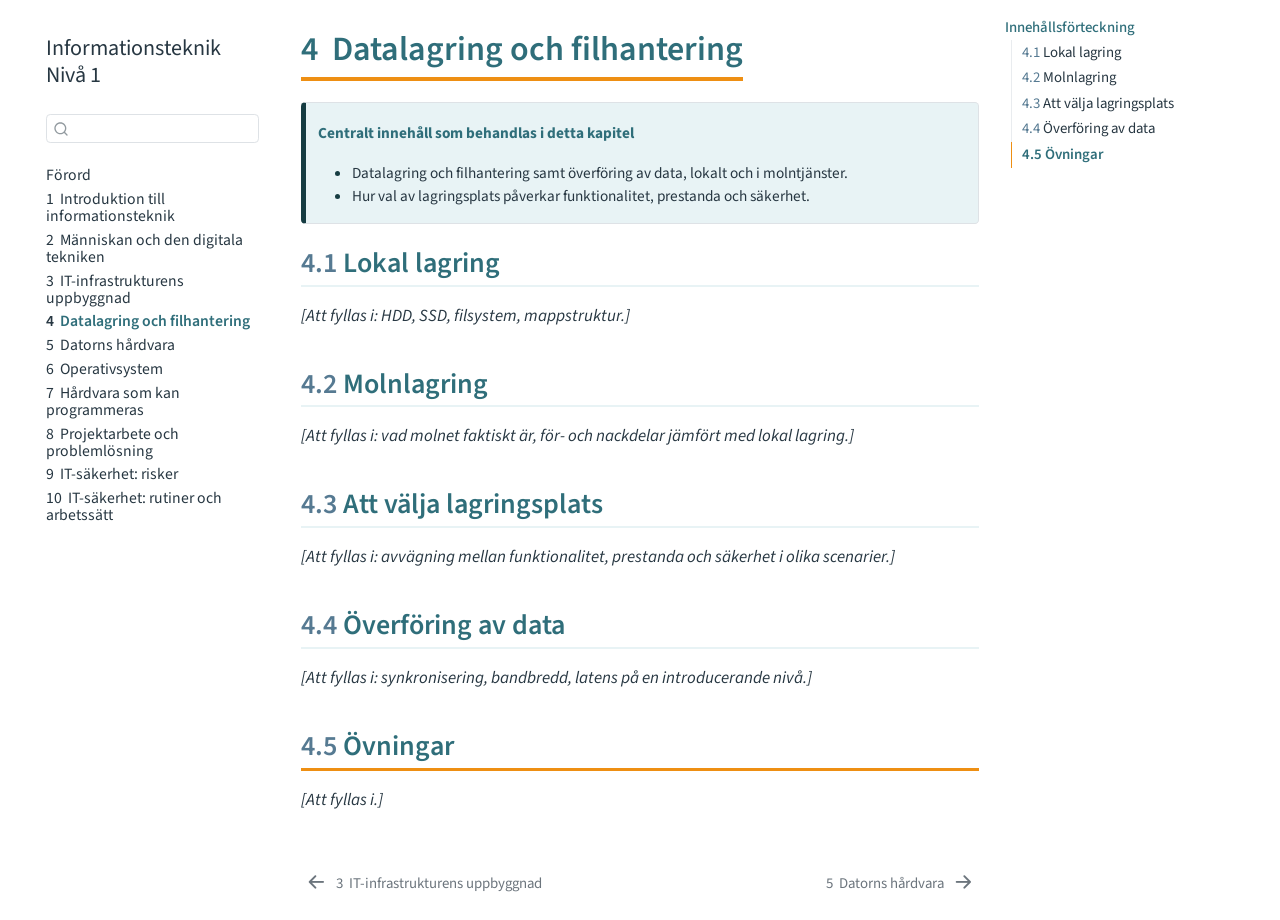
<file: _book/kapitel/04-datalagring.html>
<!DOCTYPE html>
<html xmlns="http://www.w3.org/1999/xhtml" lang="sv" xml:lang="sv"><head>

<meta charset="utf-8">
<meta name="generator" content="quarto-1.10.18">

<meta name="viewport" content="width=device-width, initial-scale=1.0, user-scalable=yes">


<title>4&nbsp; Datalagring och filhantering – Informationsteknik Nivå 1</title>
<style>
/* Default styles provided by pandoc.
** See https://pandoc.org/MANUAL.html#variables-for-html for config info.
*/
span.smallcaps{font-variant: small-caps;}
div.columns{display: flex; gap: 1.5em;}
div.column{flex: auto;}
@media screen {
div.columns{gap: min(4vw, 1.5em);}
div.column{overflow-x: auto;}
}
div.hanging-indent{margin-left: 1.5em; text-indent: -1.5em;}
ul.task-list{list-style: none;}
ul.task-list li input[type="checkbox"] {
  width: 0.8em;
  margin: 0 0.8em 0.2em -1em; /* quarto-specific, see https://github.com/quarto-dev/quarto-cli/issues/4556 */ 
  vertical-align: middle;
}
</style>


<script src="../site_libs/quarto-nav/quarto-nav.js"></script>
<script src="../site_libs/quarto-nav/headroom.min.js"></script>
<script src="../site_libs/clipboard/clipboard.min.js"></script>
<script src="../site_libs/quarto-search/autocomplete.umd.js"></script>
<script src="../site_libs/quarto-search/fuse.min.js"></script>
<script src="../site_libs/quarto-search/quarto-search.js"></script>
<meta name="quarto:offset" content="../">
<link href="../kapitel/05-datorns-hardvara.html" rel="next">
<link href="../kapitel/03-it-infrastruktur.html" rel="prev">
<script src="../site_libs/quarto-html/quarto.js" type="module"></script>
<script src="../site_libs/quarto-html/tabsets/tabsets.js" type="module"></script>
<script src="../site_libs/quarto-html/popper.min.js"></script>
<script src="../site_libs/quarto-html/tippy.umd.min.js"></script>
<script src="../site_libs/quarto-html/anchor.min.js"></script>
<link href="../site_libs/quarto-html/tippy.css" rel="stylesheet">
<link href="../site_libs/quarto-html/quarto-syntax-highlighting-64a204ab8560d761af7679ceaba22944.css" rel="stylesheet" id="quarto-text-highlighting-styles">
<script src="../site_libs/bootstrap/bootstrap.min.js"></script>
<link href="../site_libs/bootstrap/bootstrap-icons.css" rel="stylesheet">
<link href="../site_libs/bootstrap/bootstrap-3c0d0a502040698e71afe2f01ba0e011.min.css" rel="stylesheet" append-hash="true" id="quarto-bootstrap" data-mode="light">
<script id="quarto-search-options" type="application/json">{
  "location": "sidebar",
  "copy-button": false,
  "collapse-after": 3,
  "panel-placement": "start",
  "type": "textbox",
  "limit": 50,
  "keyboard-shortcut": [
    "f",
    "/",
    "s"
  ],
  "show-item-context": false,
  "language": {
    "search-no-results-text": "Inget resultat",
    "search-matching-documents-text": "matchande dokument",
    "search-copy-link-title": "Kopiera länk för att söka",
    "search-hide-matches-text": "Göm ytterligare resultat",
    "search-more-match-text": "annat resultat i detta dokument",
    "search-more-matches-text": "fler resultat i detta dokument",
    "search-clear-button-title": "Rensa",
    "search-text-placeholder": "",
    "search-detached-cancel-button-title": "Avbryt",
    "search-submit-button-title": "Verkställ",
    "search-label": "Sök"
  }
}</script>


</head>

<body class="nav-sidebar floating quarto-light">

<div id="quarto-search-results"></div>
  <header id="quarto-header" class="headroom fixed-top">
  <nav class="quarto-secondary-nav">
    <div class="container-fluid d-flex">
      <button type="button" class="quarto-btn-toggle btn" data-bs-toggle="collapse" role="button" data-bs-target=".quarto-sidebar-collapse-item" aria-controls="quarto-sidebar" aria-expanded="false" aria-label="Skifta sidonavigering" onclick="if (window.quartoToggleHeadroom) { window.quartoToggleHeadroom(); }">
        <i class="bi bi-layout-text-sidebar-reverse"></i>
      </button>
        <nav class="quarto-page-breadcrumbs" aria-label="breadcrumb"><ol class="breadcrumb"><li class="breadcrumb-item"><a href="../kapitel/04-datalagring.html"><span class="chapter-number">4</span>&nbsp; <span class="chapter-title">Datalagring och filhantering</span></a></li></ol></nav>
        <a class="flex-grow-1" role="navigation" data-bs-toggle="collapse" data-bs-target=".quarto-sidebar-collapse-item" aria-controls="quarto-sidebar" aria-expanded="false" aria-label="Skifta sidonavigering" onclick="if (window.quartoToggleHeadroom) { window.quartoToggleHeadroom(); }">      
        </a>
      <button type="button" class="btn quarto-search-button" aria-label="Sök" onclick="window.quartoOpenSearch();">
        <i class="bi bi-search"></i>
      </button>
    </div>
  </nav>
</header>
<!-- content -->
<div id="quarto-content" class="quarto-container page-columns page-rows-contents page-layout-article">
<!-- sidebar -->
  <nav id="quarto-sidebar" class="sidebar collapse collapse-horizontal quarto-sidebar-collapse-item sidebar-navigation floating overflow-auto">
    <div class="pt-lg-2 mt-2 text-left sidebar-header">
    <div class="sidebar-title mb-0 py-0">
      <a href="../">Informationsteknik Nivå 1</a> 
    </div>
      </div>
        <div class="mt-2 flex-shrink-0 align-items-center">
        <div class="sidebar-search">
        <div id="quarto-search" class="" title="Sök"></div>
        </div>
        </div>
    <div class="sidebar-menu-container"> 
    <ul class="list-unstyled mt-1">
        <li class="sidebar-item">
  <div class="sidebar-item-container"> 
  <a href="../index.html" class="sidebar-item-text sidebar-link">
 <span class="menu-text">Förord</span></a>
  </div>
</li>
        <li class="sidebar-item">
  <div class="sidebar-item-container"> 
  <a href="../kapitel/01-introduktion.html" class="sidebar-item-text sidebar-link">
 <span class="menu-text"><span class="chapter-number">1</span>&nbsp; <span class="chapter-title">Introduktion till informationsteknik</span></span></a>
  </div>
</li>
        <li class="sidebar-item">
  <div class="sidebar-item-container"> 
  <a href="../kapitel/02-manniskan-och-tekniken.html" class="sidebar-item-text sidebar-link">
 <span class="menu-text"><span class="chapter-number">2</span>&nbsp; <span class="chapter-title">Människan och den digitala tekniken</span></span></a>
  </div>
</li>
        <li class="sidebar-item">
  <div class="sidebar-item-container"> 
  <a href="../kapitel/03-it-infrastruktur.html" class="sidebar-item-text sidebar-link">
 <span class="menu-text"><span class="chapter-number">3</span>&nbsp; <span class="chapter-title">IT-infrastrukturens uppbyggnad</span></span></a>
  </div>
</li>
        <li class="sidebar-item">
  <div class="sidebar-item-container"> 
  <a href="../kapitel/04-datalagring.html" class="sidebar-item-text sidebar-link active">
 <span class="menu-text"><span class="chapter-number">4</span>&nbsp; <span class="chapter-title">Datalagring och filhantering</span></span></a>
  </div>
</li>
        <li class="sidebar-item">
  <div class="sidebar-item-container"> 
  <a href="../kapitel/05-datorns-hardvara.html" class="sidebar-item-text sidebar-link">
 <span class="menu-text"><span class="chapter-number">5</span>&nbsp; <span class="chapter-title">Datorns hårdvara</span></span></a>
  </div>
</li>
        <li class="sidebar-item">
  <div class="sidebar-item-container"> 
  <a href="../kapitel/06-operativsystem.html" class="sidebar-item-text sidebar-link">
 <span class="menu-text"><span class="chapter-number">6</span>&nbsp; <span class="chapter-title">Operativsystem</span></span></a>
  </div>
</li>
        <li class="sidebar-item">
  <div class="sidebar-item-container"> 
  <a href="../kapitel/07-programmerbar-hardvara.html" class="sidebar-item-text sidebar-link">
 <span class="menu-text"><span class="chapter-number">7</span>&nbsp; <span class="chapter-title">Hårdvara som kan programmeras</span></span></a>
  </div>
</li>
        <li class="sidebar-item">
  <div class="sidebar-item-container"> 
  <a href="../kapitel/08-projektarbete.html" class="sidebar-item-text sidebar-link">
 <span class="menu-text"><span class="chapter-number">8</span>&nbsp; <span class="chapter-title">Projektarbete och problemlösning</span></span></a>
  </div>
</li>
        <li class="sidebar-item">
  <div class="sidebar-item-container"> 
  <a href="../kapitel/09-it-sakerhet-risker.html" class="sidebar-item-text sidebar-link">
 <span class="menu-text"><span class="chapter-number">9</span>&nbsp; <span class="chapter-title">IT-säkerhet: risker</span></span></a>
  </div>
</li>
        <li class="sidebar-item">
  <div class="sidebar-item-container"> 
  <a href="../kapitel/10-it-sakerhet-rutiner.html" class="sidebar-item-text sidebar-link">
 <span class="menu-text"><span class="chapter-number">10</span>&nbsp; <span class="chapter-title">IT-säkerhet: rutiner och arbetssätt</span></span></a>
  </div>
</li>
    </ul>
    </div>
</nav>
<div id="quarto-sidebar-glass" class="quarto-sidebar-collapse-item" data-bs-toggle="collapse" data-bs-target=".quarto-sidebar-collapse-item"></div>
<!-- margin-sidebar -->
    <div id="quarto-margin-sidebar" class="sidebar margin-sidebar">
        <nav id="TOC" role="doc-toc" class="toc-active">
    <h2 id="toc-title">Innehållsförteckning</h2>
   
  <ul>
  <li><a href="#lokal-lagring" id="toc-lokal-lagring" class="nav-link active" data-scroll-target="#lokal-lagring"><span class="header-section-number">4.1</span> Lokal lagring</a></li>
  <li><a href="#molnlagring" id="toc-molnlagring" class="nav-link" data-scroll-target="#molnlagring"><span class="header-section-number">4.2</span> Molnlagring</a></li>
  <li><a href="#att-välja-lagringsplats" id="toc-att-välja-lagringsplats" class="nav-link" data-scroll-target="#att-välja-lagringsplats"><span class="header-section-number">4.3</span> Att välja lagringsplats</a></li>
  <li><a href="#överföring-av-data" id="toc-överföring-av-data" class="nav-link" data-scroll-target="#överföring-av-data"><span class="header-section-number">4.4</span> Överföring av data</a></li>
  <li><a href="#övningar" id="toc-övningar" class="nav-link" data-scroll-target="#övningar"><span class="header-section-number">4.5</span> Övningar</a></li>
  </ul>
</nav>
    </div>
<!-- main -->
<main class="content" id="quarto-document-content">

<header id="title-block-header" class="quarto-title-block default">
<div class="quarto-title">
<h1 class="title"><span class="chapter-number">4</span>&nbsp; <span class="chapter-title">Datalagring och filhantering</span></h1>
</div>



<div class="quarto-title-meta">

    
  
    
  </div>
  


</header>


<div class="callout callout-style-simple callout-note no-icon">
<div class="callout-body d-flex">
<div class="callout-icon-container">
<i class="callout-icon no-icon"></i>
</div>
<div class="callout-body-container">
<p><strong>Centralt innehåll som behandlas i detta kapitel</strong></p>
<ul>
<li>Datalagring och filhantering samt överföring av data, lokalt och i molntjänster.</li>
<li>Hur val av lagringsplats påverkar funktionalitet, prestanda och säkerhet.</li>
</ul>
</div>
</div>
</div>
<section id="lokal-lagring" class="level2" data-number="4.1">
<h2 data-number="4.1" class="anchored" data-anchor-id="lokal-lagring"><span class="header-section-number">4.1</span> Lokal lagring</h2>
<p><em>[Att fyllas i: HDD, SSD, filsystem, mappstruktur.]</em></p>
</section>
<section id="molnlagring" class="level2" data-number="4.2">
<h2 data-number="4.2" class="anchored" data-anchor-id="molnlagring"><span class="header-section-number">4.2</span> Molnlagring</h2>
<p><em>[Att fyllas i: vad molnet faktiskt är, för- och nackdelar jämfört med lokal lagring.]</em></p>
</section>
<section id="att-välja-lagringsplats" class="level2" data-number="4.3">
<h2 data-number="4.3" class="anchored" data-anchor-id="att-välja-lagringsplats"><span class="header-section-number">4.3</span> Att välja lagringsplats</h2>
<p><em>[Att fyllas i: avvägning mellan funktionalitet, prestanda och säkerhet i olika scenarier.]</em></p>
</section>
<section id="överföring-av-data" class="level2" data-number="4.4">
<h2 data-number="4.4" class="anchored" data-anchor-id="överföring-av-data"><span class="header-section-number">4.4</span> Överföring av data</h2>
<p><em>[Att fyllas i: synkronisering, bandbredd, latens på en introducerande nivå.]</em></p>
</section>
<section id="övningar" class="level2" data-number="4.5">
<h2 data-number="4.5" class="anchored" data-anchor-id="övningar"><span class="header-section-number">4.5</span> Övningar</h2>
<p><em>[Att fyllas i.]</em></p>


</section>

</main> <!-- /main -->
<script id="quarto-html-after-body" type="application/javascript">
  window.document.addEventListener("DOMContentLoaded", function (event) {
    const icon = "";
    const anchorJS = new window.AnchorJS();
    anchorJS.options = {
      placement: 'right',
      icon: icon
    };
    anchorJS.add('.anchored');
    const isCodeAnnotation = (el) => {
      for (const clz of el.classList) {
        if (clz.startsWith('code-annotation-')) {                     
          return true;
        }
      }
      return false;
    }
    const onCopySuccess = function(e) {
      // button target
      const button = e.trigger;
      // don't keep focus
      button.blur();
      // flash "checked"
      button.classList.add('code-copy-button-checked');
      var currentTitle = button.getAttribute("title");
      button.setAttribute("title", "Kopierat!");
      let tooltip;
      if (window.bootstrap) {
        button.setAttribute("data-bs-toggle", "tooltip");
        button.setAttribute("data-bs-placement", "left");
        button.setAttribute("data-bs-title", "Kopierat!");
        tooltip = new bootstrap.Tooltip(button, 
          { trigger: "manual", 
            customClass: "code-copy-button-tooltip",
            offset: [0, -8]});
        tooltip.show();    
      }
      setTimeout(function() {
        if (tooltip) {
          tooltip.hide();
          button.removeAttribute("data-bs-title");
          button.removeAttribute("data-bs-toggle");
          button.removeAttribute("data-bs-placement");
        }
        button.setAttribute("title", currentTitle);
        button.classList.remove('code-copy-button-checked');
      }, 1000);
      // clear code selection
      e.clearSelection();
    }
    const getTextToCopy = function(trigger) {
      const outerScaffold = trigger.parentElement.cloneNode(true);
      const codeEl = outerScaffold.querySelector('code');
      for (const childEl of codeEl.children) {
        if (isCodeAnnotation(childEl)) {
          childEl.remove();
        }
      }
      return codeEl.innerText;
    }
    const clipboard = new window.ClipboardJS('.code-copy-button:not([data-in-quarto-modal])', {
      text: getTextToCopy
    });
    clipboard.on('success', onCopySuccess);
    if (window.document.getElementById('quarto-embedded-source-code-modal')) {
      const clipboardModal = new window.ClipboardJS('.code-copy-button[data-in-quarto-modal]', {
        text: getTextToCopy,
        container: window.document.getElementById('quarto-embedded-source-code-modal')
      });
      clipboardModal.on('success', onCopySuccess);
    }
      var localhostRegex = new RegExp(/^(?:http|https):\/\/localhost\:?[0-9]*\//);
      var mailtoRegex = new RegExp(/^mailto:/);
        var filterRegex = new RegExp('/' + window.location.host + '/');
      var isInternal = (href) => {
          return filterRegex.test(href) || localhostRegex.test(href) || mailtoRegex.test(href);
      }
      // Inspect non-navigation links and adorn them if external
     var links = window.document.querySelectorAll('a[href]:not(.nav-link):not(.navbar-brand):not(.toc-action):not(.sidebar-link):not(.sidebar-item-toggle):not(.pagination-link):not(.no-external):not([aria-hidden]):not(.dropdown-item):not(.quarto-navigation-tool):not(.about-link)');
      for (var i=0; i<links.length; i++) {
        const link = links[i];
        if (!isInternal(link.href)) {
          // undo the damage that might have been done by quarto-nav.js in the case of
          // links that we want to consider external
          if (link.dataset.originalHref !== undefined) {
            link.href = link.dataset.originalHref;
          }
        }
      }
    function tippyHover(el, contentFn, onTriggerFn, onUntriggerFn) {
      const config = {
        allowHTML: true,
        maxWidth: 500,
        delay: 100,
        arrow: false,
        appendTo: function(el) {
            return el.parentElement;
        },
        interactive: true,
        interactiveBorder: 10,
        theme: 'quarto',
        placement: 'bottom-start',
      };
      if (contentFn) {
        config.content = contentFn;
      }
      if (onTriggerFn) {
        config.onTrigger = onTriggerFn;
      }
      if (onUntriggerFn) {
        config.onUntrigger = onUntriggerFn;
      }
      window.tippy(el, config); 
    }
    const noterefs = window.document.querySelectorAll('a[role="doc-noteref"]');
    for (var i=0; i<noterefs.length; i++) {
      const ref = noterefs[i];
      tippyHover(ref, function() {
        // use id or data attribute instead here
        let href = ref.getAttribute('data-footnote-href') || ref.getAttribute('href');
        try { href = new URL(href).hash; } catch {}
        const id = href.replace(/^#\/?/, "");
        const note = window.document.getElementById(id);
        if (note) {
          return note.innerHTML;
        } else {
          return "";
        }
      });
    }
    const xrefs = window.document.querySelectorAll('a.quarto-xref');
    const processXRef = (id, note) => {
      // Strip column container classes
      const stripColumnClz = (el) => {
        el.classList.remove("page-full", "page-columns");
        if (el.children) {
          for (const child of el.children) {
            stripColumnClz(child);
          }
        }
      }
      stripColumnClz(note)
      if (id === null || id.startsWith('sec-')) {
        // Special case sections, only their first couple elements
        const container = document.createElement("div");
        if (note.children && note.children.length > 2) {
          container.appendChild(note.children[0].cloneNode(true));
          for (let i = 1; i < note.children.length; i++) {
            const child = note.children[i];
            if (child.tagName === "P" && child.innerText === "") {
              continue;
            } else {
              container.appendChild(child.cloneNode(true));
              break;
            }
          }
          if (window.Quarto?.typesetMath) {
            window.Quarto.typesetMath(container);
          }
          return container.innerHTML
        } else {
          if (window.Quarto?.typesetMath) {
            window.Quarto.typesetMath(note);
          }
          return note.innerHTML;
        }
      } else {
        // Remove any anchor links if they are present
        const anchorLink = note.querySelector('a.anchorjs-link');
        if (anchorLink) {
          anchorLink.remove();
        }
        if (window.Quarto?.typesetMath) {
          window.Quarto.typesetMath(note);
        }
        if (note.classList.contains("callout")) {
          return note.outerHTML;
        } else {
          return note.innerHTML;
        }
      }
    }
    for (var i=0; i<xrefs.length; i++) {
      const xref = xrefs[i];
      tippyHover(xref, undefined, function(instance) {
        instance.disable();
        let url = xref.getAttribute('href');
        let hash = undefined; 
        if (url.startsWith('#')) {
          hash = url;
        } else {
          try { hash = new URL(url).hash; } catch {}
        }
        if (hash) {
          const id = hash.replace(/^#\/?/, "");
          const note = window.document.getElementById(id);
          if (note !== null) {
            try {
              const html = processXRef(id, note.cloneNode(true));
              instance.setContent(html);
            } finally {
              instance.enable();
              instance.show();
            }
          } else {
            // See if we can fetch this
            fetch(url.split('#')[0])
            .then(res => res.text())
            .then(html => {
              const parser = new DOMParser();
              const htmlDoc = parser.parseFromString(html, "text/html");
              const note = htmlDoc.getElementById(id);
              if (note !== null) {
                const html = processXRef(id, note);
                instance.setContent(html);
              } 
            }).finally(() => {
              instance.enable();
              instance.show();
            });
          }
        } else {
          // See if we can fetch a full url (with no hash to target)
          // This is a special case and we should probably do some content thinning / targeting
          fetch(url)
          .then(res => res.text())
          .then(html => {
            const parser = new DOMParser();
            const htmlDoc = parser.parseFromString(html, "text/html");
            const note = htmlDoc.querySelector('main.content');
            if (note !== null) {
              // This should only happen for chapter cross references
              // (since there is no id in the URL)
              // remove the first header
              if (note.children.length > 0 && note.children[0].tagName === "HEADER") {
                note.children[0].remove();
              }
              const html = processXRef(null, note);
              instance.setContent(html);
            } 
          }).finally(() => {
            instance.enable();
            instance.show();
          });
        }
      }, function(instance) {
      });
    }
        let selectedAnnoteEl;
        const selectorForAnnotation = ( cell, annotation) => {
          let cellAttr = 'data-code-cell="' + cell + '"';
          let lineAttr = 'data-code-annotation="' +  annotation + '"';
          const selector = 'span[' + cellAttr + '][' + lineAttr + ']';
          return selector;
        }
        const selectCodeLines = (annoteEl) => {
          const doc = window.document;
          const targetCell = annoteEl.getAttribute("data-target-cell");
          const targetAnnotation = annoteEl.getAttribute("data-target-annotation");
          const annoteSpan = window.document.querySelector(selectorForAnnotation(targetCell, targetAnnotation));
          const lines = annoteSpan.getAttribute("data-code-lines").split(",");
          const lineIds = lines.map((line) => {
            return targetCell + "-" + line;
          })
          let top = null;
          let height = null;
          let parent = null;
          if (lineIds.length > 0) {
              //compute the position of the single el (top and bottom and make a div)
              const el = window.document.getElementById(lineIds[0]);
              top = el.offsetTop;
              height = el.offsetHeight;
              parent = el.parentElement.parentElement;
            if (lineIds.length > 1) {
              const lastEl = window.document.getElementById(lineIds[lineIds.length - 1]);
              const bottom = lastEl.offsetTop + lastEl.offsetHeight;
              height = bottom - top;
            }
            if (top !== null && height !== null && parent !== null) {
              // cook up a div (if necessary) and position it 
              let div = window.document.getElementById("code-annotation-line-highlight");
              if (div === null) {
                div = window.document.createElement("div");
                div.setAttribute("id", "code-annotation-line-highlight");
                div.style.position = 'absolute';
                parent.appendChild(div);
              }
              div.style.top = top - 2 + "px";
              div.style.height = height + 4 + "px";
              div.style.left = 0;
              let gutterDiv = window.document.getElementById("code-annotation-line-highlight-gutter");
              if (gutterDiv === null) {
                gutterDiv = window.document.createElement("div");
                gutterDiv.setAttribute("id", "code-annotation-line-highlight-gutter");
                gutterDiv.style.position = 'absolute';
                const codeCell = window.document.getElementById(targetCell);
                const gutter = codeCell.querySelector('.code-annotation-gutter');
                gutter.appendChild(gutterDiv);
              }
              gutterDiv.style.top = top - 2 + "px";
              gutterDiv.style.height = height + 4 + "px";
            }
            selectedAnnoteEl = annoteEl;
          }
        };
        const unselectCodeLines = () => {
          const elementsIds = ["code-annotation-line-highlight", "code-annotation-line-highlight-gutter"];
          elementsIds.forEach((elId) => {
            const div = window.document.getElementById(elId);
            if (div) {
              div.remove();
            }
          });
          selectedAnnoteEl = undefined;
        };
          // Handle positioning of the toggle
      window.addEventListener(
        "resize",
        throttle(() => {
          elRect = undefined;
          if (selectedAnnoteEl) {
            selectCodeLines(selectedAnnoteEl);
          }
        }, 10)
      );
      function throttle(fn, ms) {
      let throttle = false;
      let timer;
        return (...args) => {
          if(!throttle) { // first call gets through
              fn.apply(this, args);
              throttle = true;
          } else { // all the others get throttled
              if(timer) clearTimeout(timer); // cancel #2
              timer = setTimeout(() => {
                fn.apply(this, args);
                timer = throttle = false;
              }, ms);
          }
        };
      }
        // Attach click handler to the DT
        const annoteDls = window.document.querySelectorAll('dt[data-target-cell]');
        for (const annoteDlNode of annoteDls) {
          annoteDlNode.addEventListener('click', (event) => {
            const clickedEl = event.target;
            if (clickedEl !== selectedAnnoteEl) {
              unselectCodeLines();
              const activeEl = window.document.querySelector('dt[data-target-cell].code-annotation-active');
              if (activeEl) {
                activeEl.classList.remove('code-annotation-active');
              }
              selectCodeLines(clickedEl);
              clickedEl.classList.add('code-annotation-active');
            } else {
              // Unselect the line
              unselectCodeLines();
              clickedEl.classList.remove('code-annotation-active');
            }
          });
        }
    const findCites = (el) => {
      const parentEl = el.parentElement;
      if (parentEl) {
        const cites = parentEl.dataset.cites;
        if (cites) {
          return {
            el,
            cites: cites.split(' ')
          };
        } else {
          return findCites(el.parentElement)
        }
      } else {
        return undefined;
      }
    };
    var bibliorefs = window.document.querySelectorAll('a[role="doc-biblioref"]');
    for (var i=0; i<bibliorefs.length; i++) {
      const ref = bibliorefs[i];
      const citeInfo = findCites(ref);
      if (citeInfo) {
        tippyHover(citeInfo.el, function() {
          var popup = window.document.createElement('div');
          citeInfo.cites.forEach(function(cite) {
            var citeDiv = window.document.createElement('div');
            citeDiv.classList.add('hanging-indent');
            citeDiv.classList.add('csl-entry');
            var biblioDiv = window.document.getElementById('ref-' + cite);
            if (biblioDiv) {
              citeDiv.innerHTML = biblioDiv.innerHTML;
            }
            popup.appendChild(citeDiv);
          });
          return popup.innerHTML;
        });
      }
    }
  });
  </script>
<nav class="page-navigation">
  <div class="nav-page nav-page-previous">
      <a href="../kapitel/03-it-infrastruktur.html" class="pagination-link" aria-label="IT-infrastrukturens uppbyggnad">
        <i class="bi bi-arrow-left-short"></i> <span class="nav-page-text"><span class="chapter-number">3</span>&nbsp; <span class="chapter-title">IT-infrastrukturens uppbyggnad</span></span>
      </a>          
  </div>
  <div class="nav-page nav-page-next">
      <a href="../kapitel/05-datorns-hardvara.html" class="pagination-link" aria-label="Datorns hårdvara">
        <span class="nav-page-text"><span class="chapter-number">5</span>&nbsp; <span class="chapter-title">Datorns hårdvara</span></span> <i class="bi bi-arrow-right-short"></i>
      </a>
  </div>
</nav>
</div> <!-- /content -->




</body></html>
</file>
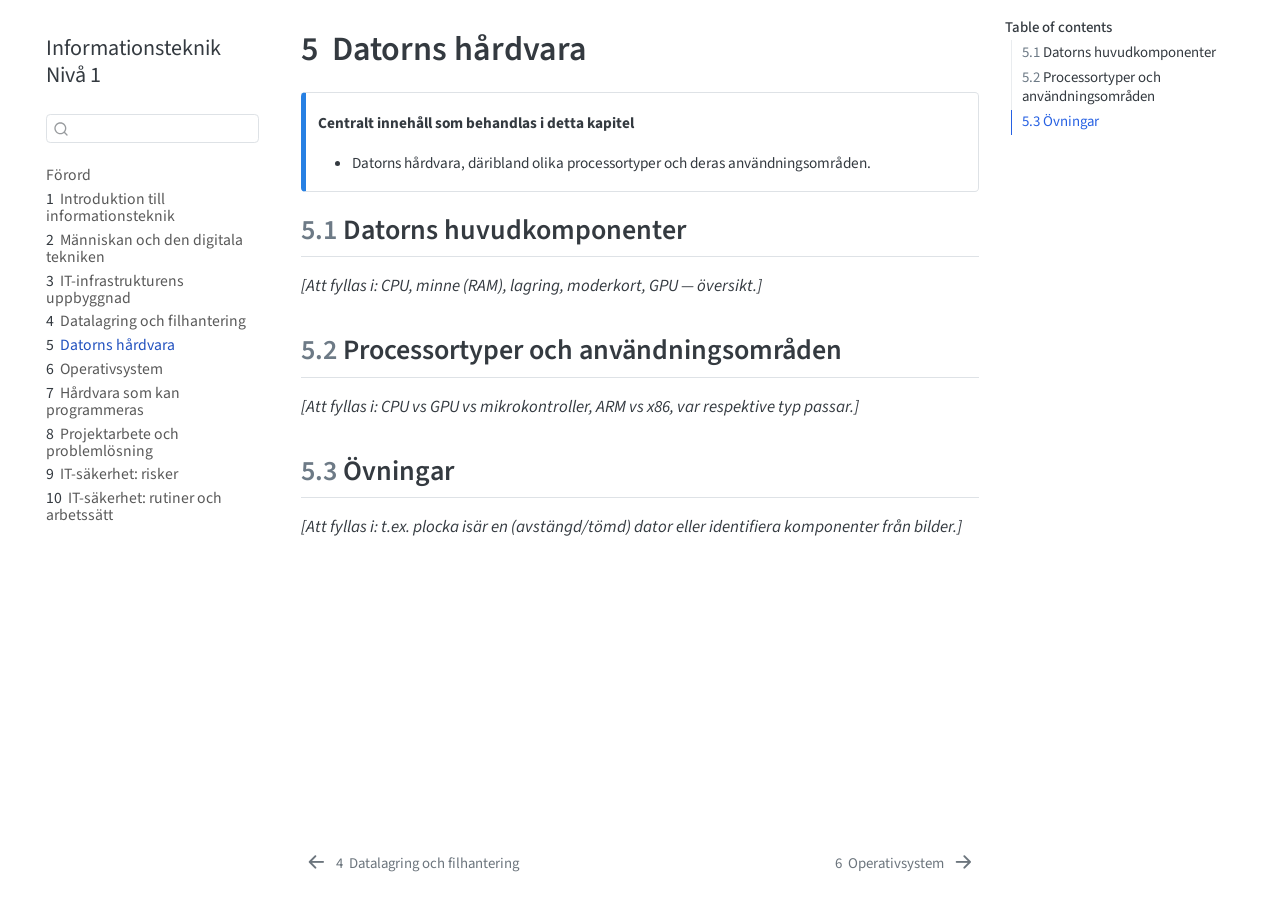
<file: _book/kapitel/05-datorns-hardvara.html>
<!DOCTYPE html>
<html xmlns="http://www.w3.org/1999/xhtml" lang="en" xml:lang="en"><head>

<meta charset="utf-8">
<meta name="generator" content="quarto-1.10.18">

<meta name="viewport" content="width=device-width, initial-scale=1.0, user-scalable=yes">


<title>5&nbsp; Datorns hårdvara – Informationsteknik Nivå 1</title>
<style>
/* Default styles provided by pandoc.
** See https://pandoc.org/MANUAL.html#variables-for-html for config info.
*/
span.smallcaps{font-variant: small-caps;}
div.columns{display: flex; gap: 1.5em;}
div.column{flex: auto;}
@media screen {
div.columns{gap: min(4vw, 1.5em);}
div.column{overflow-x: auto;}
}
div.hanging-indent{margin-left: 1.5em; text-indent: -1.5em;}
ul.task-list{list-style: none;}
ul.task-list li input[type="checkbox"] {
  width: 0.8em;
  margin: 0 0.8em 0.2em -1em; /* quarto-specific, see https://github.com/quarto-dev/quarto-cli/issues/4556 */ 
  vertical-align: middle;
}
</style>


<script src="../site_libs/quarto-nav/quarto-nav.js"></script>
<script src="../site_libs/quarto-nav/headroom.min.js"></script>
<script src="../site_libs/clipboard/clipboard.min.js"></script>
<script src="../site_libs/quarto-search/autocomplete.umd.js"></script>
<script src="../site_libs/quarto-search/fuse.min.js"></script>
<script src="../site_libs/quarto-search/quarto-search.js"></script>
<meta name="quarto:offset" content="../">
<link href="../kapitel/06-operativsystem.html" rel="next">
<link href="../kapitel/04-datalagring.html" rel="prev">
<script src="../site_libs/quarto-html/quarto.js" type="module"></script>
<script src="../site_libs/quarto-html/tabsets/tabsets.js" type="module"></script>
<script src="../site_libs/quarto-html/popper.min.js"></script>
<script src="../site_libs/quarto-html/tippy.umd.min.js"></script>
<script src="../site_libs/quarto-html/anchor.min.js"></script>
<link href="../site_libs/quarto-html/tippy.css" rel="stylesheet">
<link href="../site_libs/quarto-html/quarto-syntax-highlighting-64a204ab8560d761af7679ceaba22944.css" rel="stylesheet" id="quarto-text-highlighting-styles">
<script src="../site_libs/bootstrap/bootstrap.min.js"></script>
<link href="../site_libs/bootstrap/bootstrap-icons.css" rel="stylesheet">
<link href="../site_libs/bootstrap/bootstrap-631496449bf32ff9b0bb69a6bfd9195d.min.css" rel="stylesheet" append-hash="true" id="quarto-bootstrap" data-mode="light">
<script id="quarto-search-options" type="application/json">{
  "location": "sidebar",
  "copy-button": false,
  "collapse-after": 3,
  "panel-placement": "start",
  "type": "textbox",
  "limit": 50,
  "keyboard-shortcut": [
    "f",
    "/",
    "s"
  ],
  "show-item-context": false,
  "language": {
    "search-no-results-text": "No results",
    "search-matching-documents-text": "matching documents",
    "search-copy-link-title": "Copy link to search",
    "search-hide-matches-text": "Hide additional matches",
    "search-more-match-text": "more match in this document",
    "search-more-matches-text": "more matches in this document",
    "search-clear-button-title": "Clear",
    "search-text-placeholder": "",
    "search-detached-cancel-button-title": "Cancel",
    "search-submit-button-title": "Submit",
    "search-label": "Search"
  }
}</script>


</head>

<body class="nav-sidebar floating quarto-light">

<div id="quarto-search-results"></div>
  <header id="quarto-header" class="headroom fixed-top">
  <nav class="quarto-secondary-nav">
    <div class="container-fluid d-flex">
      <button type="button" class="quarto-btn-toggle btn" data-bs-toggle="collapse" role="button" data-bs-target=".quarto-sidebar-collapse-item" aria-controls="quarto-sidebar" aria-expanded="false" aria-label="Toggle sidebar navigation" onclick="if (window.quartoToggleHeadroom) { window.quartoToggleHeadroom(); }">
        <i class="bi bi-layout-text-sidebar-reverse"></i>
      </button>
        <nav class="quarto-page-breadcrumbs" aria-label="breadcrumb"><ol class="breadcrumb"><li class="breadcrumb-item"><a href="../kapitel/05-datorns-hardvara.html"><span class="chapter-number">5</span>&nbsp; <span class="chapter-title">Datorns hårdvara</span></a></li></ol></nav>
        <a class="flex-grow-1" role="navigation" data-bs-toggle="collapse" data-bs-target=".quarto-sidebar-collapse-item" aria-controls="quarto-sidebar" aria-expanded="false" aria-label="Toggle sidebar navigation" onclick="if (window.quartoToggleHeadroom) { window.quartoToggleHeadroom(); }">      
        </a>
      <button type="button" class="btn quarto-search-button" aria-label="Search" onclick="window.quartoOpenSearch();">
        <i class="bi bi-search"></i>
      </button>
    </div>
  </nav>
</header>
<!-- content -->
<div id="quarto-content" class="quarto-container page-columns page-rows-contents page-layout-article">
<!-- sidebar -->
  <nav id="quarto-sidebar" class="sidebar collapse collapse-horizontal quarto-sidebar-collapse-item sidebar-navigation floating overflow-auto">
    <div class="pt-lg-2 mt-2 text-left sidebar-header">
    <div class="sidebar-title mb-0 py-0">
      <a href="../">Informationsteknik Nivå 1</a> 
    </div>
      </div>
        <div class="mt-2 flex-shrink-0 align-items-center">
        <div class="sidebar-search">
        <div id="quarto-search" class="" title="Search"></div>
        </div>
        </div>
    <div class="sidebar-menu-container"> 
    <ul class="list-unstyled mt-1">
        <li class="sidebar-item">
  <div class="sidebar-item-container"> 
  <a href="../index.html" class="sidebar-item-text sidebar-link">
 <span class="menu-text">Förord</span></a>
  </div>
</li>
        <li class="sidebar-item">
  <div class="sidebar-item-container"> 
  <a href="../kapitel/01-introduktion.html" class="sidebar-item-text sidebar-link">
 <span class="menu-text"><span class="chapter-number">1</span>&nbsp; <span class="chapter-title">Introduktion till informationsteknik</span></span></a>
  </div>
</li>
        <li class="sidebar-item">
  <div class="sidebar-item-container"> 
  <a href="../kapitel/02-manniskan-och-tekniken.html" class="sidebar-item-text sidebar-link">
 <span class="menu-text"><span class="chapter-number">2</span>&nbsp; <span class="chapter-title">Människan och den digitala tekniken</span></span></a>
  </div>
</li>
        <li class="sidebar-item">
  <div class="sidebar-item-container"> 
  <a href="../kapitel/03-it-infrastruktur.html" class="sidebar-item-text sidebar-link">
 <span class="menu-text"><span class="chapter-number">3</span>&nbsp; <span class="chapter-title">IT-infrastrukturens uppbyggnad</span></span></a>
  </div>
</li>
        <li class="sidebar-item">
  <div class="sidebar-item-container"> 
  <a href="../kapitel/04-datalagring.html" class="sidebar-item-text sidebar-link">
 <span class="menu-text"><span class="chapter-number">4</span>&nbsp; <span class="chapter-title">Datalagring och filhantering</span></span></a>
  </div>
</li>
        <li class="sidebar-item">
  <div class="sidebar-item-container"> 
  <a href="../kapitel/05-datorns-hardvara.html" class="sidebar-item-text sidebar-link active">
 <span class="menu-text"><span class="chapter-number">5</span>&nbsp; <span class="chapter-title">Datorns hårdvara</span></span></a>
  </div>
</li>
        <li class="sidebar-item">
  <div class="sidebar-item-container"> 
  <a href="../kapitel/06-operativsystem.html" class="sidebar-item-text sidebar-link">
 <span class="menu-text"><span class="chapter-number">6</span>&nbsp; <span class="chapter-title">Operativsystem</span></span></a>
  </div>
</li>
        <li class="sidebar-item">
  <div class="sidebar-item-container"> 
  <a href="../kapitel/07-programmerbar-hardvara.html" class="sidebar-item-text sidebar-link">
 <span class="menu-text"><span class="chapter-number">7</span>&nbsp; <span class="chapter-title">Hårdvara som kan programmeras</span></span></a>
  </div>
</li>
        <li class="sidebar-item">
  <div class="sidebar-item-container"> 
  <a href="../kapitel/08-projektarbete.html" class="sidebar-item-text sidebar-link">
 <span class="menu-text"><span class="chapter-number">8</span>&nbsp; <span class="chapter-title">Projektarbete och problemlösning</span></span></a>
  </div>
</li>
        <li class="sidebar-item">
  <div class="sidebar-item-container"> 
  <a href="../kapitel/09-it-sakerhet-risker.html" class="sidebar-item-text sidebar-link">
 <span class="menu-text"><span class="chapter-number">9</span>&nbsp; <span class="chapter-title">IT-säkerhet: risker</span></span></a>
  </div>
</li>
        <li class="sidebar-item">
  <div class="sidebar-item-container"> 
  <a href="../kapitel/10-it-sakerhet-rutiner.html" class="sidebar-item-text sidebar-link">
 <span class="menu-text"><span class="chapter-number">10</span>&nbsp; <span class="chapter-title">IT-säkerhet: rutiner och arbetssätt</span></span></a>
  </div>
</li>
    </ul>
    </div>
</nav>
<div id="quarto-sidebar-glass" class="quarto-sidebar-collapse-item" data-bs-toggle="collapse" data-bs-target=".quarto-sidebar-collapse-item"></div>
<!-- margin-sidebar -->
    <div id="quarto-margin-sidebar" class="sidebar margin-sidebar">
        <nav id="TOC" role="doc-toc" class="toc-active">
    <h2 id="toc-title">Table of contents</h2>
   
  <ul>
  <li><a href="#datorns-huvudkomponenter" id="toc-datorns-huvudkomponenter" class="nav-link active" data-scroll-target="#datorns-huvudkomponenter"><span class="header-section-number">5.1</span> Datorns huvudkomponenter</a></li>
  <li><a href="#processortyper-och-användningsområden" id="toc-processortyper-och-användningsområden" class="nav-link" data-scroll-target="#processortyper-och-användningsområden"><span class="header-section-number">5.2</span> Processortyper och användningsområden</a></li>
  <li><a href="#övningar" id="toc-övningar" class="nav-link" data-scroll-target="#övningar"><span class="header-section-number">5.3</span> Övningar</a></li>
  </ul>
</nav>
    </div>
<!-- main -->
<main class="content" id="quarto-document-content">

<header id="title-block-header" class="quarto-title-block default">
<div class="quarto-title">
<h1 class="title"><span class="chapter-number">5</span>&nbsp; <span class="chapter-title">Datorns hårdvara</span></h1>
</div>



<div class="quarto-title-meta">

    
  
    
  </div>
  


</header>


<div class="callout callout-style-simple callout-note no-icon">
<div class="callout-body d-flex">
<div class="callout-icon-container">
<i class="callout-icon no-icon"></i>
</div>
<div class="callout-body-container">
<p><strong>Centralt innehåll som behandlas i detta kapitel</strong></p>
<ul>
<li>Datorns hårdvara, däribland olika processortyper och deras användningsområden.</li>
</ul>
</div>
</div>
</div>
<section id="datorns-huvudkomponenter" class="level2" data-number="5.1">
<h2 data-number="5.1" class="anchored" data-anchor-id="datorns-huvudkomponenter"><span class="header-section-number">5.1</span> Datorns huvudkomponenter</h2>
<p><em>[Att fyllas i: CPU, minne (RAM), lagring, moderkort, GPU — översikt.]</em></p>
</section>
<section id="processortyper-och-användningsområden" class="level2" data-number="5.2">
<h2 data-number="5.2" class="anchored" data-anchor-id="processortyper-och-användningsområden"><span class="header-section-number">5.2</span> Processortyper och användningsområden</h2>
<p><em>[Att fyllas i: CPU vs GPU vs mikrokontroller, ARM vs x86, var respektive typ passar.]</em></p>
</section>
<section id="övningar" class="level2" data-number="5.3">
<h2 data-number="5.3" class="anchored" data-anchor-id="övningar"><span class="header-section-number">5.3</span> Övningar</h2>
<p><em>[Att fyllas i: t.ex. plocka isär en (avstängd/tömd) dator eller identifiera komponenter från bilder.]</em></p>


</section>

</main> <!-- /main -->
<script id="quarto-html-after-body" type="application/javascript">
  window.document.addEventListener("DOMContentLoaded", function (event) {
    const icon = "";
    const anchorJS = new window.AnchorJS();
    anchorJS.options = {
      placement: 'right',
      icon: icon
    };
    anchorJS.add('.anchored');
    const isCodeAnnotation = (el) => {
      for (const clz of el.classList) {
        if (clz.startsWith('code-annotation-')) {                     
          return true;
        }
      }
      return false;
    }
    const onCopySuccess = function(e) {
      // button target
      const button = e.trigger;
      // don't keep focus
      button.blur();
      // flash "checked"
      button.classList.add('code-copy-button-checked');
      var currentTitle = button.getAttribute("title");
      button.setAttribute("title", "Copied!");
      let tooltip;
      if (window.bootstrap) {
        button.setAttribute("data-bs-toggle", "tooltip");
        button.setAttribute("data-bs-placement", "left");
        button.setAttribute("data-bs-title", "Copied!");
        tooltip = new bootstrap.Tooltip(button, 
          { trigger: "manual", 
            customClass: "code-copy-button-tooltip",
            offset: [0, -8]});
        tooltip.show();    
      }
      setTimeout(function() {
        if (tooltip) {
          tooltip.hide();
          button.removeAttribute("data-bs-title");
          button.removeAttribute("data-bs-toggle");
          button.removeAttribute("data-bs-placement");
        }
        button.setAttribute("title", currentTitle);
        button.classList.remove('code-copy-button-checked');
      }, 1000);
      // clear code selection
      e.clearSelection();
    }
    const getTextToCopy = function(trigger) {
      const outerScaffold = trigger.parentElement.cloneNode(true);
      const codeEl = outerScaffold.querySelector('code');
      for (const childEl of codeEl.children) {
        if (isCodeAnnotation(childEl)) {
          childEl.remove();
        }
      }
      return codeEl.innerText;
    }
    const clipboard = new window.ClipboardJS('.code-copy-button:not([data-in-quarto-modal])', {
      text: getTextToCopy
    });
    clipboard.on('success', onCopySuccess);
    if (window.document.getElementById('quarto-embedded-source-code-modal')) {
      const clipboardModal = new window.ClipboardJS('.code-copy-button[data-in-quarto-modal]', {
        text: getTextToCopy,
        container: window.document.getElementById('quarto-embedded-source-code-modal')
      });
      clipboardModal.on('success', onCopySuccess);
    }
      var localhostRegex = new RegExp(/^(?:http|https):\/\/localhost\:?[0-9]*\//);
      var mailtoRegex = new RegExp(/^mailto:/);
        var filterRegex = new RegExp('/' + window.location.host + '/');
      var isInternal = (href) => {
          return filterRegex.test(href) || localhostRegex.test(href) || mailtoRegex.test(href);
      }
      // Inspect non-navigation links and adorn them if external
     var links = window.document.querySelectorAll('a[href]:not(.nav-link):not(.navbar-brand):not(.toc-action):not(.sidebar-link):not(.sidebar-item-toggle):not(.pagination-link):not(.no-external):not([aria-hidden]):not(.dropdown-item):not(.quarto-navigation-tool):not(.about-link)');
      for (var i=0; i<links.length; i++) {
        const link = links[i];
        if (!isInternal(link.href)) {
          // undo the damage that might have been done by quarto-nav.js in the case of
          // links that we want to consider external
          if (link.dataset.originalHref !== undefined) {
            link.href = link.dataset.originalHref;
          }
        }
      }
    function tippyHover(el, contentFn, onTriggerFn, onUntriggerFn) {
      const config = {
        allowHTML: true,
        maxWidth: 500,
        delay: 100,
        arrow: false,
        appendTo: function(el) {
            return el.parentElement;
        },
        interactive: true,
        interactiveBorder: 10,
        theme: 'quarto',
        placement: 'bottom-start',
      };
      if (contentFn) {
        config.content = contentFn;
      }
      if (onTriggerFn) {
        config.onTrigger = onTriggerFn;
      }
      if (onUntriggerFn) {
        config.onUntrigger = onUntriggerFn;
      }
      window.tippy(el, config); 
    }
    const noterefs = window.document.querySelectorAll('a[role="doc-noteref"]');
    for (var i=0; i<noterefs.length; i++) {
      const ref = noterefs[i];
      tippyHover(ref, function() {
        // use id or data attribute instead here
        let href = ref.getAttribute('data-footnote-href') || ref.getAttribute('href');
        try { href = new URL(href).hash; } catch {}
        const id = href.replace(/^#\/?/, "");
        const note = window.document.getElementById(id);
        if (note) {
          return note.innerHTML;
        } else {
          return "";
        }
      });
    }
    const xrefs = window.document.querySelectorAll('a.quarto-xref');
    const processXRef = (id, note) => {
      // Strip column container classes
      const stripColumnClz = (el) => {
        el.classList.remove("page-full", "page-columns");
        if (el.children) {
          for (const child of el.children) {
            stripColumnClz(child);
          }
        }
      }
      stripColumnClz(note)
      if (id === null || id.startsWith('sec-')) {
        // Special case sections, only their first couple elements
        const container = document.createElement("div");
        if (note.children && note.children.length > 2) {
          container.appendChild(note.children[0].cloneNode(true));
          for (let i = 1; i < note.children.length; i++) {
            const child = note.children[i];
            if (child.tagName === "P" && child.innerText === "") {
              continue;
            } else {
              container.appendChild(child.cloneNode(true));
              break;
            }
          }
          if (window.Quarto?.typesetMath) {
            window.Quarto.typesetMath(container);
          }
          return container.innerHTML
        } else {
          if (window.Quarto?.typesetMath) {
            window.Quarto.typesetMath(note);
          }
          return note.innerHTML;
        }
      } else {
        // Remove any anchor links if they are present
        const anchorLink = note.querySelector('a.anchorjs-link');
        if (anchorLink) {
          anchorLink.remove();
        }
        if (window.Quarto?.typesetMath) {
          window.Quarto.typesetMath(note);
        }
        if (note.classList.contains("callout")) {
          return note.outerHTML;
        } else {
          return note.innerHTML;
        }
      }
    }
    for (var i=0; i<xrefs.length; i++) {
      const xref = xrefs[i];
      tippyHover(xref, undefined, function(instance) {
        instance.disable();
        let url = xref.getAttribute('href');
        let hash = undefined; 
        if (url.startsWith('#')) {
          hash = url;
        } else {
          try { hash = new URL(url).hash; } catch {}
        }
        if (hash) {
          const id = hash.replace(/^#\/?/, "");
          const note = window.document.getElementById(id);
          if (note !== null) {
            try {
              const html = processXRef(id, note.cloneNode(true));
              instance.setContent(html);
            } finally {
              instance.enable();
              instance.show();
            }
          } else {
            // See if we can fetch this
            fetch(url.split('#')[0])
            .then(res => res.text())
            .then(html => {
              const parser = new DOMParser();
              const htmlDoc = parser.parseFromString(html, "text/html");
              const note = htmlDoc.getElementById(id);
              if (note !== null) {
                const html = processXRef(id, note);
                instance.setContent(html);
              } 
            }).finally(() => {
              instance.enable();
              instance.show();
            });
          }
        } else {
          // See if we can fetch a full url (with no hash to target)
          // This is a special case and we should probably do some content thinning / targeting
          fetch(url)
          .then(res => res.text())
          .then(html => {
            const parser = new DOMParser();
            const htmlDoc = parser.parseFromString(html, "text/html");
            const note = htmlDoc.querySelector('main.content');
            if (note !== null) {
              // This should only happen for chapter cross references
              // (since there is no id in the URL)
              // remove the first header
              if (note.children.length > 0 && note.children[0].tagName === "HEADER") {
                note.children[0].remove();
              }
              const html = processXRef(null, note);
              instance.setContent(html);
            } 
          }).finally(() => {
            instance.enable();
            instance.show();
          });
        }
      }, function(instance) {
      });
    }
        let selectedAnnoteEl;
        const selectorForAnnotation = ( cell, annotation) => {
          let cellAttr = 'data-code-cell="' + cell + '"';
          let lineAttr = 'data-code-annotation="' +  annotation + '"';
          const selector = 'span[' + cellAttr + '][' + lineAttr + ']';
          return selector;
        }
        const selectCodeLines = (annoteEl) => {
          const doc = window.document;
          const targetCell = annoteEl.getAttribute("data-target-cell");
          const targetAnnotation = annoteEl.getAttribute("data-target-annotation");
          const annoteSpan = window.document.querySelector(selectorForAnnotation(targetCell, targetAnnotation));
          const lines = annoteSpan.getAttribute("data-code-lines").split(",");
          const lineIds = lines.map((line) => {
            return targetCell + "-" + line;
          })
          let top = null;
          let height = null;
          let parent = null;
          if (lineIds.length > 0) {
              //compute the position of the single el (top and bottom and make a div)
              const el = window.document.getElementById(lineIds[0]);
              top = el.offsetTop;
              height = el.offsetHeight;
              parent = el.parentElement.parentElement;
            if (lineIds.length > 1) {
              const lastEl = window.document.getElementById(lineIds[lineIds.length - 1]);
              const bottom = lastEl.offsetTop + lastEl.offsetHeight;
              height = bottom - top;
            }
            if (top !== null && height !== null && parent !== null) {
              // cook up a div (if necessary) and position it 
              let div = window.document.getElementById("code-annotation-line-highlight");
              if (div === null) {
                div = window.document.createElement("div");
                div.setAttribute("id", "code-annotation-line-highlight");
                div.style.position = 'absolute';
                parent.appendChild(div);
              }
              div.style.top = top - 2 + "px";
              div.style.height = height + 4 + "px";
              div.style.left = 0;
              let gutterDiv = window.document.getElementById("code-annotation-line-highlight-gutter");
              if (gutterDiv === null) {
                gutterDiv = window.document.createElement("div");
                gutterDiv.setAttribute("id", "code-annotation-line-highlight-gutter");
                gutterDiv.style.position = 'absolute';
                const codeCell = window.document.getElementById(targetCell);
                const gutter = codeCell.querySelector('.code-annotation-gutter');
                gutter.appendChild(gutterDiv);
              }
              gutterDiv.style.top = top - 2 + "px";
              gutterDiv.style.height = height + 4 + "px";
            }
            selectedAnnoteEl = annoteEl;
          }
        };
        const unselectCodeLines = () => {
          const elementsIds = ["code-annotation-line-highlight", "code-annotation-line-highlight-gutter"];
          elementsIds.forEach((elId) => {
            const div = window.document.getElementById(elId);
            if (div) {
              div.remove();
            }
          });
          selectedAnnoteEl = undefined;
        };
          // Handle positioning of the toggle
      window.addEventListener(
        "resize",
        throttle(() => {
          elRect = undefined;
          if (selectedAnnoteEl) {
            selectCodeLines(selectedAnnoteEl);
          }
        }, 10)
      );
      function throttle(fn, ms) {
      let throttle = false;
      let timer;
        return (...args) => {
          if(!throttle) { // first call gets through
              fn.apply(this, args);
              throttle = true;
          } else { // all the others get throttled
              if(timer) clearTimeout(timer); // cancel #2
              timer = setTimeout(() => {
                fn.apply(this, args);
                timer = throttle = false;
              }, ms);
          }
        };
      }
        // Attach click handler to the DT
        const annoteDls = window.document.querySelectorAll('dt[data-target-cell]');
        for (const annoteDlNode of annoteDls) {
          annoteDlNode.addEventListener('click', (event) => {
            const clickedEl = event.target;
            if (clickedEl !== selectedAnnoteEl) {
              unselectCodeLines();
              const activeEl = window.document.querySelector('dt[data-target-cell].code-annotation-active');
              if (activeEl) {
                activeEl.classList.remove('code-annotation-active');
              }
              selectCodeLines(clickedEl);
              clickedEl.classList.add('code-annotation-active');
            } else {
              // Unselect the line
              unselectCodeLines();
              clickedEl.classList.remove('code-annotation-active');
            }
          });
        }
    const findCites = (el) => {
      const parentEl = el.parentElement;
      if (parentEl) {
        const cites = parentEl.dataset.cites;
        if (cites) {
          return {
            el,
            cites: cites.split(' ')
          };
        } else {
          return findCites(el.parentElement)
        }
      } else {
        return undefined;
      }
    };
    var bibliorefs = window.document.querySelectorAll('a[role="doc-biblioref"]');
    for (var i=0; i<bibliorefs.length; i++) {
      const ref = bibliorefs[i];
      const citeInfo = findCites(ref);
      if (citeInfo) {
        tippyHover(citeInfo.el, function() {
          var popup = window.document.createElement('div');
          citeInfo.cites.forEach(function(cite) {
            var citeDiv = window.document.createElement('div');
            citeDiv.classList.add('hanging-indent');
            citeDiv.classList.add('csl-entry');
            var biblioDiv = window.document.getElementById('ref-' + cite);
            if (biblioDiv) {
              citeDiv.innerHTML = biblioDiv.innerHTML;
            }
            popup.appendChild(citeDiv);
          });
          return popup.innerHTML;
        });
      }
    }
  });
  </script>
<nav class="page-navigation">
  <div class="nav-page nav-page-previous">
      <a href="../kapitel/04-datalagring.html" class="pagination-link" aria-label="Datalagring och filhantering">
        <i class="bi bi-arrow-left-short"></i> <span class="nav-page-text"><span class="chapter-number">4</span>&nbsp; <span class="chapter-title">Datalagring och filhantering</span></span>
      </a>          
  </div>
  <div class="nav-page nav-page-next">
      <a href="../kapitel/06-operativsystem.html" class="pagination-link" aria-label="Operativsystem">
        <span class="nav-page-text"><span class="chapter-number">6</span>&nbsp; <span class="chapter-title">Operativsystem</span></span> <i class="bi bi-arrow-right-short"></i>
      </a>
  </div>
</nav>
</div> <!-- /content -->




</body></html>
</file>
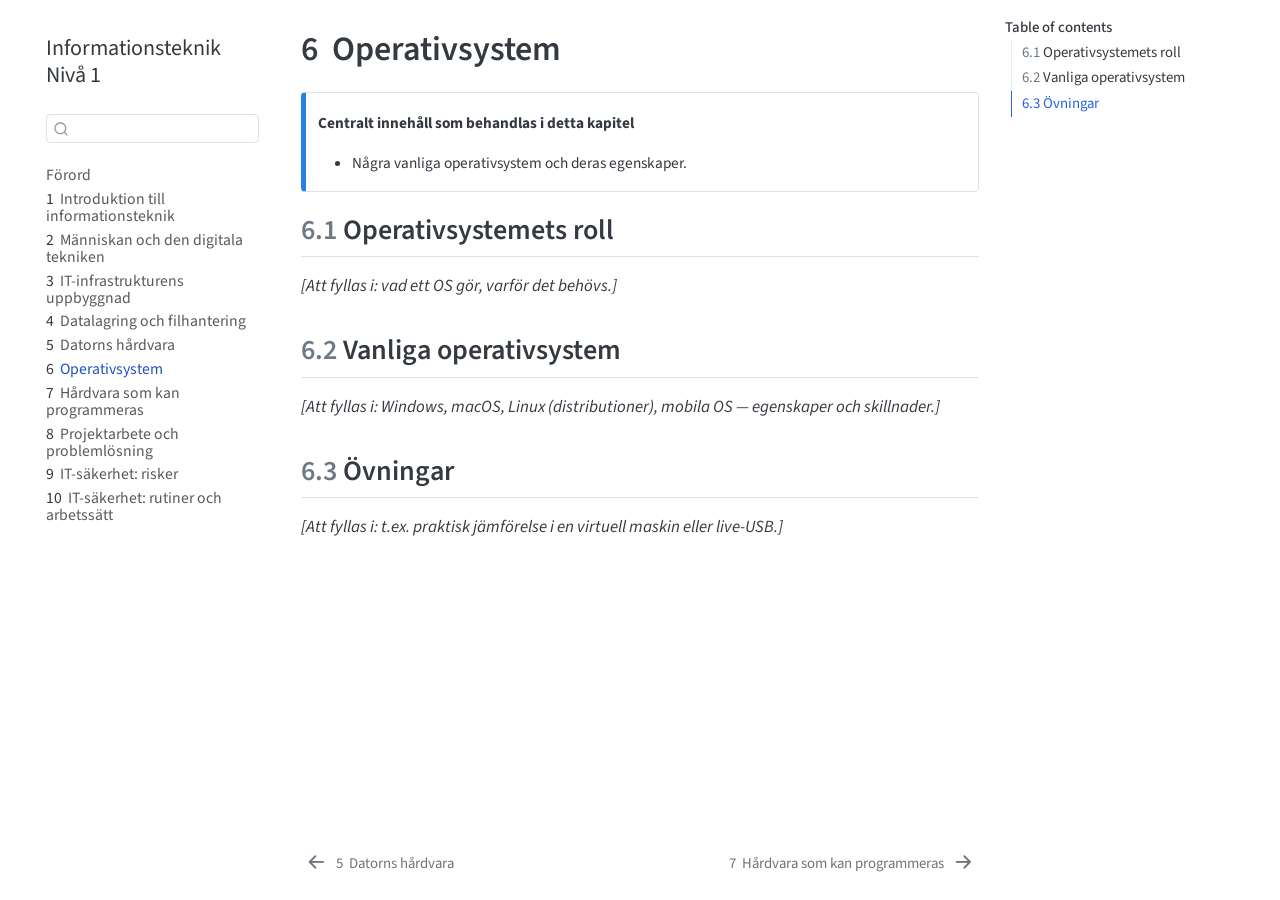
<file: _book/kapitel/06-operativsystem.html>
<!DOCTYPE html>
<html xmlns="http://www.w3.org/1999/xhtml" lang="en" xml:lang="en"><head>

<meta charset="utf-8">
<meta name="generator" content="quarto-1.10.18">

<meta name="viewport" content="width=device-width, initial-scale=1.0, user-scalable=yes">


<title>6&nbsp; Operativsystem – Informationsteknik Nivå 1</title>
<style>
/* Default styles provided by pandoc.
** See https://pandoc.org/MANUAL.html#variables-for-html for config info.
*/
span.smallcaps{font-variant: small-caps;}
div.columns{display: flex; gap: 1.5em;}
div.column{flex: auto;}
@media screen {
div.columns{gap: min(4vw, 1.5em);}
div.column{overflow-x: auto;}
}
div.hanging-indent{margin-left: 1.5em; text-indent: -1.5em;}
ul.task-list{list-style: none;}
ul.task-list li input[type="checkbox"] {
  width: 0.8em;
  margin: 0 0.8em 0.2em -1em; /* quarto-specific, see https://github.com/quarto-dev/quarto-cli/issues/4556 */ 
  vertical-align: middle;
}
</style>


<script src="../site_libs/quarto-nav/quarto-nav.js"></script>
<script src="../site_libs/quarto-nav/headroom.min.js"></script>
<script src="../site_libs/clipboard/clipboard.min.js"></script>
<script src="../site_libs/quarto-search/autocomplete.umd.js"></script>
<script src="../site_libs/quarto-search/fuse.min.js"></script>
<script src="../site_libs/quarto-search/quarto-search.js"></script>
<meta name="quarto:offset" content="../">
<link href="../kapitel/07-programmerbar-hardvara.html" rel="next">
<link href="../kapitel/05-datorns-hardvara.html" rel="prev">
<script src="../site_libs/quarto-html/quarto.js" type="module"></script>
<script src="../site_libs/quarto-html/tabsets/tabsets.js" type="module"></script>
<script src="../site_libs/quarto-html/popper.min.js"></script>
<script src="../site_libs/quarto-html/tippy.umd.min.js"></script>
<script src="../site_libs/quarto-html/anchor.min.js"></script>
<link href="../site_libs/quarto-html/tippy.css" rel="stylesheet">
<link href="../site_libs/quarto-html/quarto-syntax-highlighting-64a204ab8560d761af7679ceaba22944.css" rel="stylesheet" id="quarto-text-highlighting-styles">
<script src="../site_libs/bootstrap/bootstrap.min.js"></script>
<link href="../site_libs/bootstrap/bootstrap-icons.css" rel="stylesheet">
<link href="../site_libs/bootstrap/bootstrap-631496449bf32ff9b0bb69a6bfd9195d.min.css" rel="stylesheet" append-hash="true" id="quarto-bootstrap" data-mode="light">
<script id="quarto-search-options" type="application/json">{
  "location": "sidebar",
  "copy-button": false,
  "collapse-after": 3,
  "panel-placement": "start",
  "type": "textbox",
  "limit": 50,
  "keyboard-shortcut": [
    "f",
    "/",
    "s"
  ],
  "show-item-context": false,
  "language": {
    "search-no-results-text": "No results",
    "search-matching-documents-text": "matching documents",
    "search-copy-link-title": "Copy link to search",
    "search-hide-matches-text": "Hide additional matches",
    "search-more-match-text": "more match in this document",
    "search-more-matches-text": "more matches in this document",
    "search-clear-button-title": "Clear",
    "search-text-placeholder": "",
    "search-detached-cancel-button-title": "Cancel",
    "search-submit-button-title": "Submit",
    "search-label": "Search"
  }
}</script>


</head>

<body class="nav-sidebar floating quarto-light">

<div id="quarto-search-results"></div>
  <header id="quarto-header" class="headroom fixed-top">
  <nav class="quarto-secondary-nav">
    <div class="container-fluid d-flex">
      <button type="button" class="quarto-btn-toggle btn" data-bs-toggle="collapse" role="button" data-bs-target=".quarto-sidebar-collapse-item" aria-controls="quarto-sidebar" aria-expanded="false" aria-label="Toggle sidebar navigation" onclick="if (window.quartoToggleHeadroom) { window.quartoToggleHeadroom(); }">
        <i class="bi bi-layout-text-sidebar-reverse"></i>
      </button>
        <nav class="quarto-page-breadcrumbs" aria-label="breadcrumb"><ol class="breadcrumb"><li class="breadcrumb-item"><a href="../kapitel/06-operativsystem.html"><span class="chapter-number">6</span>&nbsp; <span class="chapter-title">Operativsystem</span></a></li></ol></nav>
        <a class="flex-grow-1" role="navigation" data-bs-toggle="collapse" data-bs-target=".quarto-sidebar-collapse-item" aria-controls="quarto-sidebar" aria-expanded="false" aria-label="Toggle sidebar navigation" onclick="if (window.quartoToggleHeadroom) { window.quartoToggleHeadroom(); }">      
        </a>
      <button type="button" class="btn quarto-search-button" aria-label="Search" onclick="window.quartoOpenSearch();">
        <i class="bi bi-search"></i>
      </button>
    </div>
  </nav>
</header>
<!-- content -->
<div id="quarto-content" class="quarto-container page-columns page-rows-contents page-layout-article">
<!-- sidebar -->
  <nav id="quarto-sidebar" class="sidebar collapse collapse-horizontal quarto-sidebar-collapse-item sidebar-navigation floating overflow-auto">
    <div class="pt-lg-2 mt-2 text-left sidebar-header">
    <div class="sidebar-title mb-0 py-0">
      <a href="../">Informationsteknik Nivå 1</a> 
    </div>
      </div>
        <div class="mt-2 flex-shrink-0 align-items-center">
        <div class="sidebar-search">
        <div id="quarto-search" class="" title="Search"></div>
        </div>
        </div>
    <div class="sidebar-menu-container"> 
    <ul class="list-unstyled mt-1">
        <li class="sidebar-item">
  <div class="sidebar-item-container"> 
  <a href="../index.html" class="sidebar-item-text sidebar-link">
 <span class="menu-text">Förord</span></a>
  </div>
</li>
        <li class="sidebar-item">
  <div class="sidebar-item-container"> 
  <a href="../kapitel/01-introduktion.html" class="sidebar-item-text sidebar-link">
 <span class="menu-text"><span class="chapter-number">1</span>&nbsp; <span class="chapter-title">Introduktion till informationsteknik</span></span></a>
  </div>
</li>
        <li class="sidebar-item">
  <div class="sidebar-item-container"> 
  <a href="../kapitel/02-manniskan-och-tekniken.html" class="sidebar-item-text sidebar-link">
 <span class="menu-text"><span class="chapter-number">2</span>&nbsp; <span class="chapter-title">Människan och den digitala tekniken</span></span></a>
  </div>
</li>
        <li class="sidebar-item">
  <div class="sidebar-item-container"> 
  <a href="../kapitel/03-it-infrastruktur.html" class="sidebar-item-text sidebar-link">
 <span class="menu-text"><span class="chapter-number">3</span>&nbsp; <span class="chapter-title">IT-infrastrukturens uppbyggnad</span></span></a>
  </div>
</li>
        <li class="sidebar-item">
  <div class="sidebar-item-container"> 
  <a href="../kapitel/04-datalagring.html" class="sidebar-item-text sidebar-link">
 <span class="menu-text"><span class="chapter-number">4</span>&nbsp; <span class="chapter-title">Datalagring och filhantering</span></span></a>
  </div>
</li>
        <li class="sidebar-item">
  <div class="sidebar-item-container"> 
  <a href="../kapitel/05-datorns-hardvara.html" class="sidebar-item-text sidebar-link">
 <span class="menu-text"><span class="chapter-number">5</span>&nbsp; <span class="chapter-title">Datorns hårdvara</span></span></a>
  </div>
</li>
        <li class="sidebar-item">
  <div class="sidebar-item-container"> 
  <a href="../kapitel/06-operativsystem.html" class="sidebar-item-text sidebar-link active">
 <span class="menu-text"><span class="chapter-number">6</span>&nbsp; <span class="chapter-title">Operativsystem</span></span></a>
  </div>
</li>
        <li class="sidebar-item">
  <div class="sidebar-item-container"> 
  <a href="../kapitel/07-programmerbar-hardvara.html" class="sidebar-item-text sidebar-link">
 <span class="menu-text"><span class="chapter-number">7</span>&nbsp; <span class="chapter-title">Hårdvara som kan programmeras</span></span></a>
  </div>
</li>
        <li class="sidebar-item">
  <div class="sidebar-item-container"> 
  <a href="../kapitel/08-projektarbete.html" class="sidebar-item-text sidebar-link">
 <span class="menu-text"><span class="chapter-number">8</span>&nbsp; <span class="chapter-title">Projektarbete och problemlösning</span></span></a>
  </div>
</li>
        <li class="sidebar-item">
  <div class="sidebar-item-container"> 
  <a href="../kapitel/09-it-sakerhet-risker.html" class="sidebar-item-text sidebar-link">
 <span class="menu-text"><span class="chapter-number">9</span>&nbsp; <span class="chapter-title">IT-säkerhet: risker</span></span></a>
  </div>
</li>
        <li class="sidebar-item">
  <div class="sidebar-item-container"> 
  <a href="../kapitel/10-it-sakerhet-rutiner.html" class="sidebar-item-text sidebar-link">
 <span class="menu-text"><span class="chapter-number">10</span>&nbsp; <span class="chapter-title">IT-säkerhet: rutiner och arbetssätt</span></span></a>
  </div>
</li>
    </ul>
    </div>
</nav>
<div id="quarto-sidebar-glass" class="quarto-sidebar-collapse-item" data-bs-toggle="collapse" data-bs-target=".quarto-sidebar-collapse-item"></div>
<!-- margin-sidebar -->
    <div id="quarto-margin-sidebar" class="sidebar margin-sidebar">
        <nav id="TOC" role="doc-toc" class="toc-active">
    <h2 id="toc-title">Table of contents</h2>
   
  <ul>
  <li><a href="#operativsystemets-roll" id="toc-operativsystemets-roll" class="nav-link active" data-scroll-target="#operativsystemets-roll"><span class="header-section-number">6.1</span> Operativsystemets roll</a></li>
  <li><a href="#vanliga-operativsystem" id="toc-vanliga-operativsystem" class="nav-link" data-scroll-target="#vanliga-operativsystem"><span class="header-section-number">6.2</span> Vanliga operativsystem</a></li>
  <li><a href="#övningar" id="toc-övningar" class="nav-link" data-scroll-target="#övningar"><span class="header-section-number">6.3</span> Övningar</a></li>
  </ul>
</nav>
    </div>
<!-- main -->
<main class="content" id="quarto-document-content">

<header id="title-block-header" class="quarto-title-block default">
<div class="quarto-title">
<h1 class="title"><span class="chapter-number">6</span>&nbsp; <span class="chapter-title">Operativsystem</span></h1>
</div>



<div class="quarto-title-meta">

    
  
    
  </div>
  


</header>


<div class="callout callout-style-simple callout-note no-icon">
<div class="callout-body d-flex">
<div class="callout-icon-container">
<i class="callout-icon no-icon"></i>
</div>
<div class="callout-body-container">
<p><strong>Centralt innehåll som behandlas i detta kapitel</strong></p>
<ul>
<li>Några vanliga operativsystem och deras egenskaper.</li>
</ul>
</div>
</div>
</div>
<section id="operativsystemets-roll" class="level2" data-number="6.1">
<h2 data-number="6.1" class="anchored" data-anchor-id="operativsystemets-roll"><span class="header-section-number">6.1</span> Operativsystemets roll</h2>
<p><em>[Att fyllas i: vad ett OS gör, varför det behövs.]</em></p>
</section>
<section id="vanliga-operativsystem" class="level2" data-number="6.2">
<h2 data-number="6.2" class="anchored" data-anchor-id="vanliga-operativsystem"><span class="header-section-number">6.2</span> Vanliga operativsystem</h2>
<p><em>[Att fyllas i: Windows, macOS, Linux (distributioner), mobila OS — egenskaper och skillnader.]</em></p>
</section>
<section id="övningar" class="level2" data-number="6.3">
<h2 data-number="6.3" class="anchored" data-anchor-id="övningar"><span class="header-section-number">6.3</span> Övningar</h2>
<p><em>[Att fyllas i: t.ex. praktisk jämförelse i en virtuell maskin eller live-USB.]</em></p>


</section>

</main> <!-- /main -->
<script id="quarto-html-after-body" type="application/javascript">
  window.document.addEventListener("DOMContentLoaded", function (event) {
    const icon = "";
    const anchorJS = new window.AnchorJS();
    anchorJS.options = {
      placement: 'right',
      icon: icon
    };
    anchorJS.add('.anchored');
    const isCodeAnnotation = (el) => {
      for (const clz of el.classList) {
        if (clz.startsWith('code-annotation-')) {                     
          return true;
        }
      }
      return false;
    }
    const onCopySuccess = function(e) {
      // button target
      const button = e.trigger;
      // don't keep focus
      button.blur();
      // flash "checked"
      button.classList.add('code-copy-button-checked');
      var currentTitle = button.getAttribute("title");
      button.setAttribute("title", "Copied!");
      let tooltip;
      if (window.bootstrap) {
        button.setAttribute("data-bs-toggle", "tooltip");
        button.setAttribute("data-bs-placement", "left");
        button.setAttribute("data-bs-title", "Copied!");
        tooltip = new bootstrap.Tooltip(button, 
          { trigger: "manual", 
            customClass: "code-copy-button-tooltip",
            offset: [0, -8]});
        tooltip.show();    
      }
      setTimeout(function() {
        if (tooltip) {
          tooltip.hide();
          button.removeAttribute("data-bs-title");
          button.removeAttribute("data-bs-toggle");
          button.removeAttribute("data-bs-placement");
        }
        button.setAttribute("title", currentTitle);
        button.classList.remove('code-copy-button-checked');
      }, 1000);
      // clear code selection
      e.clearSelection();
    }
    const getTextToCopy = function(trigger) {
      const outerScaffold = trigger.parentElement.cloneNode(true);
      const codeEl = outerScaffold.querySelector('code');
      for (const childEl of codeEl.children) {
        if (isCodeAnnotation(childEl)) {
          childEl.remove();
        }
      }
      return codeEl.innerText;
    }
    const clipboard = new window.ClipboardJS('.code-copy-button:not([data-in-quarto-modal])', {
      text: getTextToCopy
    });
    clipboard.on('success', onCopySuccess);
    if (window.document.getElementById('quarto-embedded-source-code-modal')) {
      const clipboardModal = new window.ClipboardJS('.code-copy-button[data-in-quarto-modal]', {
        text: getTextToCopy,
        container: window.document.getElementById('quarto-embedded-source-code-modal')
      });
      clipboardModal.on('success', onCopySuccess);
    }
      var localhostRegex = new RegExp(/^(?:http|https):\/\/localhost\:?[0-9]*\//);
      var mailtoRegex = new RegExp(/^mailto:/);
        var filterRegex = new RegExp('/' + window.location.host + '/');
      var isInternal = (href) => {
          return filterRegex.test(href) || localhostRegex.test(href) || mailtoRegex.test(href);
      }
      // Inspect non-navigation links and adorn them if external
     var links = window.document.querySelectorAll('a[href]:not(.nav-link):not(.navbar-brand):not(.toc-action):not(.sidebar-link):not(.sidebar-item-toggle):not(.pagination-link):not(.no-external):not([aria-hidden]):not(.dropdown-item):not(.quarto-navigation-tool):not(.about-link)');
      for (var i=0; i<links.length; i++) {
        const link = links[i];
        if (!isInternal(link.href)) {
          // undo the damage that might have been done by quarto-nav.js in the case of
          // links that we want to consider external
          if (link.dataset.originalHref !== undefined) {
            link.href = link.dataset.originalHref;
          }
        }
      }
    function tippyHover(el, contentFn, onTriggerFn, onUntriggerFn) {
      const config = {
        allowHTML: true,
        maxWidth: 500,
        delay: 100,
        arrow: false,
        appendTo: function(el) {
            return el.parentElement;
        },
        interactive: true,
        interactiveBorder: 10,
        theme: 'quarto',
        placement: 'bottom-start',
      };
      if (contentFn) {
        config.content = contentFn;
      }
      if (onTriggerFn) {
        config.onTrigger = onTriggerFn;
      }
      if (onUntriggerFn) {
        config.onUntrigger = onUntriggerFn;
      }
      window.tippy(el, config); 
    }
    const noterefs = window.document.querySelectorAll('a[role="doc-noteref"]');
    for (var i=0; i<noterefs.length; i++) {
      const ref = noterefs[i];
      tippyHover(ref, function() {
        // use id or data attribute instead here
        let href = ref.getAttribute('data-footnote-href') || ref.getAttribute('href');
        try { href = new URL(href).hash; } catch {}
        const id = href.replace(/^#\/?/, "");
        const note = window.document.getElementById(id);
        if (note) {
          return note.innerHTML;
        } else {
          return "";
        }
      });
    }
    const xrefs = window.document.querySelectorAll('a.quarto-xref');
    const processXRef = (id, note) => {
      // Strip column container classes
      const stripColumnClz = (el) => {
        el.classList.remove("page-full", "page-columns");
        if (el.children) {
          for (const child of el.children) {
            stripColumnClz(child);
          }
        }
      }
      stripColumnClz(note)
      if (id === null || id.startsWith('sec-')) {
        // Special case sections, only their first couple elements
        const container = document.createElement("div");
        if (note.children && note.children.length > 2) {
          container.appendChild(note.children[0].cloneNode(true));
          for (let i = 1; i < note.children.length; i++) {
            const child = note.children[i];
            if (child.tagName === "P" && child.innerText === "") {
              continue;
            } else {
              container.appendChild(child.cloneNode(true));
              break;
            }
          }
          if (window.Quarto?.typesetMath) {
            window.Quarto.typesetMath(container);
          }
          return container.innerHTML
        } else {
          if (window.Quarto?.typesetMath) {
            window.Quarto.typesetMath(note);
          }
          return note.innerHTML;
        }
      } else {
        // Remove any anchor links if they are present
        const anchorLink = note.querySelector('a.anchorjs-link');
        if (anchorLink) {
          anchorLink.remove();
        }
        if (window.Quarto?.typesetMath) {
          window.Quarto.typesetMath(note);
        }
        if (note.classList.contains("callout")) {
          return note.outerHTML;
        } else {
          return note.innerHTML;
        }
      }
    }
    for (var i=0; i<xrefs.length; i++) {
      const xref = xrefs[i];
      tippyHover(xref, undefined, function(instance) {
        instance.disable();
        let url = xref.getAttribute('href');
        let hash = undefined; 
        if (url.startsWith('#')) {
          hash = url;
        } else {
          try { hash = new URL(url).hash; } catch {}
        }
        if (hash) {
          const id = hash.replace(/^#\/?/, "");
          const note = window.document.getElementById(id);
          if (note !== null) {
            try {
              const html = processXRef(id, note.cloneNode(true));
              instance.setContent(html);
            } finally {
              instance.enable();
              instance.show();
            }
          } else {
            // See if we can fetch this
            fetch(url.split('#')[0])
            .then(res => res.text())
            .then(html => {
              const parser = new DOMParser();
              const htmlDoc = parser.parseFromString(html, "text/html");
              const note = htmlDoc.getElementById(id);
              if (note !== null) {
                const html = processXRef(id, note);
                instance.setContent(html);
              } 
            }).finally(() => {
              instance.enable();
              instance.show();
            });
          }
        } else {
          // See if we can fetch a full url (with no hash to target)
          // This is a special case and we should probably do some content thinning / targeting
          fetch(url)
          .then(res => res.text())
          .then(html => {
            const parser = new DOMParser();
            const htmlDoc = parser.parseFromString(html, "text/html");
            const note = htmlDoc.querySelector('main.content');
            if (note !== null) {
              // This should only happen for chapter cross references
              // (since there is no id in the URL)
              // remove the first header
              if (note.children.length > 0 && note.children[0].tagName === "HEADER") {
                note.children[0].remove();
              }
              const html = processXRef(null, note);
              instance.setContent(html);
            } 
          }).finally(() => {
            instance.enable();
            instance.show();
          });
        }
      }, function(instance) {
      });
    }
        let selectedAnnoteEl;
        const selectorForAnnotation = ( cell, annotation) => {
          let cellAttr = 'data-code-cell="' + cell + '"';
          let lineAttr = 'data-code-annotation="' +  annotation + '"';
          const selector = 'span[' + cellAttr + '][' + lineAttr + ']';
          return selector;
        }
        const selectCodeLines = (annoteEl) => {
          const doc = window.document;
          const targetCell = annoteEl.getAttribute("data-target-cell");
          const targetAnnotation = annoteEl.getAttribute("data-target-annotation");
          const annoteSpan = window.document.querySelector(selectorForAnnotation(targetCell, targetAnnotation));
          const lines = annoteSpan.getAttribute("data-code-lines").split(",");
          const lineIds = lines.map((line) => {
            return targetCell + "-" + line;
          })
          let top = null;
          let height = null;
          let parent = null;
          if (lineIds.length > 0) {
              //compute the position of the single el (top and bottom and make a div)
              const el = window.document.getElementById(lineIds[0]);
              top = el.offsetTop;
              height = el.offsetHeight;
              parent = el.parentElement.parentElement;
            if (lineIds.length > 1) {
              const lastEl = window.document.getElementById(lineIds[lineIds.length - 1]);
              const bottom = lastEl.offsetTop + lastEl.offsetHeight;
              height = bottom - top;
            }
            if (top !== null && height !== null && parent !== null) {
              // cook up a div (if necessary) and position it 
              let div = window.document.getElementById("code-annotation-line-highlight");
              if (div === null) {
                div = window.document.createElement("div");
                div.setAttribute("id", "code-annotation-line-highlight");
                div.style.position = 'absolute';
                parent.appendChild(div);
              }
              div.style.top = top - 2 + "px";
              div.style.height = height + 4 + "px";
              div.style.left = 0;
              let gutterDiv = window.document.getElementById("code-annotation-line-highlight-gutter");
              if (gutterDiv === null) {
                gutterDiv = window.document.createElement("div");
                gutterDiv.setAttribute("id", "code-annotation-line-highlight-gutter");
                gutterDiv.style.position = 'absolute';
                const codeCell = window.document.getElementById(targetCell);
                const gutter = codeCell.querySelector('.code-annotation-gutter');
                gutter.appendChild(gutterDiv);
              }
              gutterDiv.style.top = top - 2 + "px";
              gutterDiv.style.height = height + 4 + "px";
            }
            selectedAnnoteEl = annoteEl;
          }
        };
        const unselectCodeLines = () => {
          const elementsIds = ["code-annotation-line-highlight", "code-annotation-line-highlight-gutter"];
          elementsIds.forEach((elId) => {
            const div = window.document.getElementById(elId);
            if (div) {
              div.remove();
            }
          });
          selectedAnnoteEl = undefined;
        };
          // Handle positioning of the toggle
      window.addEventListener(
        "resize",
        throttle(() => {
          elRect = undefined;
          if (selectedAnnoteEl) {
            selectCodeLines(selectedAnnoteEl);
          }
        }, 10)
      );
      function throttle(fn, ms) {
      let throttle = false;
      let timer;
        return (...args) => {
          if(!throttle) { // first call gets through
              fn.apply(this, args);
              throttle = true;
          } else { // all the others get throttled
              if(timer) clearTimeout(timer); // cancel #2
              timer = setTimeout(() => {
                fn.apply(this, args);
                timer = throttle = false;
              }, ms);
          }
        };
      }
        // Attach click handler to the DT
        const annoteDls = window.document.querySelectorAll('dt[data-target-cell]');
        for (const annoteDlNode of annoteDls) {
          annoteDlNode.addEventListener('click', (event) => {
            const clickedEl = event.target;
            if (clickedEl !== selectedAnnoteEl) {
              unselectCodeLines();
              const activeEl = window.document.querySelector('dt[data-target-cell].code-annotation-active');
              if (activeEl) {
                activeEl.classList.remove('code-annotation-active');
              }
              selectCodeLines(clickedEl);
              clickedEl.classList.add('code-annotation-active');
            } else {
              // Unselect the line
              unselectCodeLines();
              clickedEl.classList.remove('code-annotation-active');
            }
          });
        }
    const findCites = (el) => {
      const parentEl = el.parentElement;
      if (parentEl) {
        const cites = parentEl.dataset.cites;
        if (cites) {
          return {
            el,
            cites: cites.split(' ')
          };
        } else {
          return findCites(el.parentElement)
        }
      } else {
        return undefined;
      }
    };
    var bibliorefs = window.document.querySelectorAll('a[role="doc-biblioref"]');
    for (var i=0; i<bibliorefs.length; i++) {
      const ref = bibliorefs[i];
      const citeInfo = findCites(ref);
      if (citeInfo) {
        tippyHover(citeInfo.el, function() {
          var popup = window.document.createElement('div');
          citeInfo.cites.forEach(function(cite) {
            var citeDiv = window.document.createElement('div');
            citeDiv.classList.add('hanging-indent');
            citeDiv.classList.add('csl-entry');
            var biblioDiv = window.document.getElementById('ref-' + cite);
            if (biblioDiv) {
              citeDiv.innerHTML = biblioDiv.innerHTML;
            }
            popup.appendChild(citeDiv);
          });
          return popup.innerHTML;
        });
      }
    }
  });
  </script>
<nav class="page-navigation">
  <div class="nav-page nav-page-previous">
      <a href="../kapitel/05-datorns-hardvara.html" class="pagination-link" aria-label="Datorns hårdvara">
        <i class="bi bi-arrow-left-short"></i> <span class="nav-page-text"><span class="chapter-number">5</span>&nbsp; <span class="chapter-title">Datorns hårdvara</span></span>
      </a>          
  </div>
  <div class="nav-page nav-page-next">
      <a href="../kapitel/07-programmerbar-hardvara.html" class="pagination-link" aria-label="Hårdvara som kan programmeras">
        <span class="nav-page-text"><span class="chapter-number">7</span>&nbsp; <span class="chapter-title">Hårdvara som kan programmeras</span></span> <i class="bi bi-arrow-right-short"></i>
      </a>
  </div>
</nav>
</div> <!-- /content -->




</body></html>
</file>
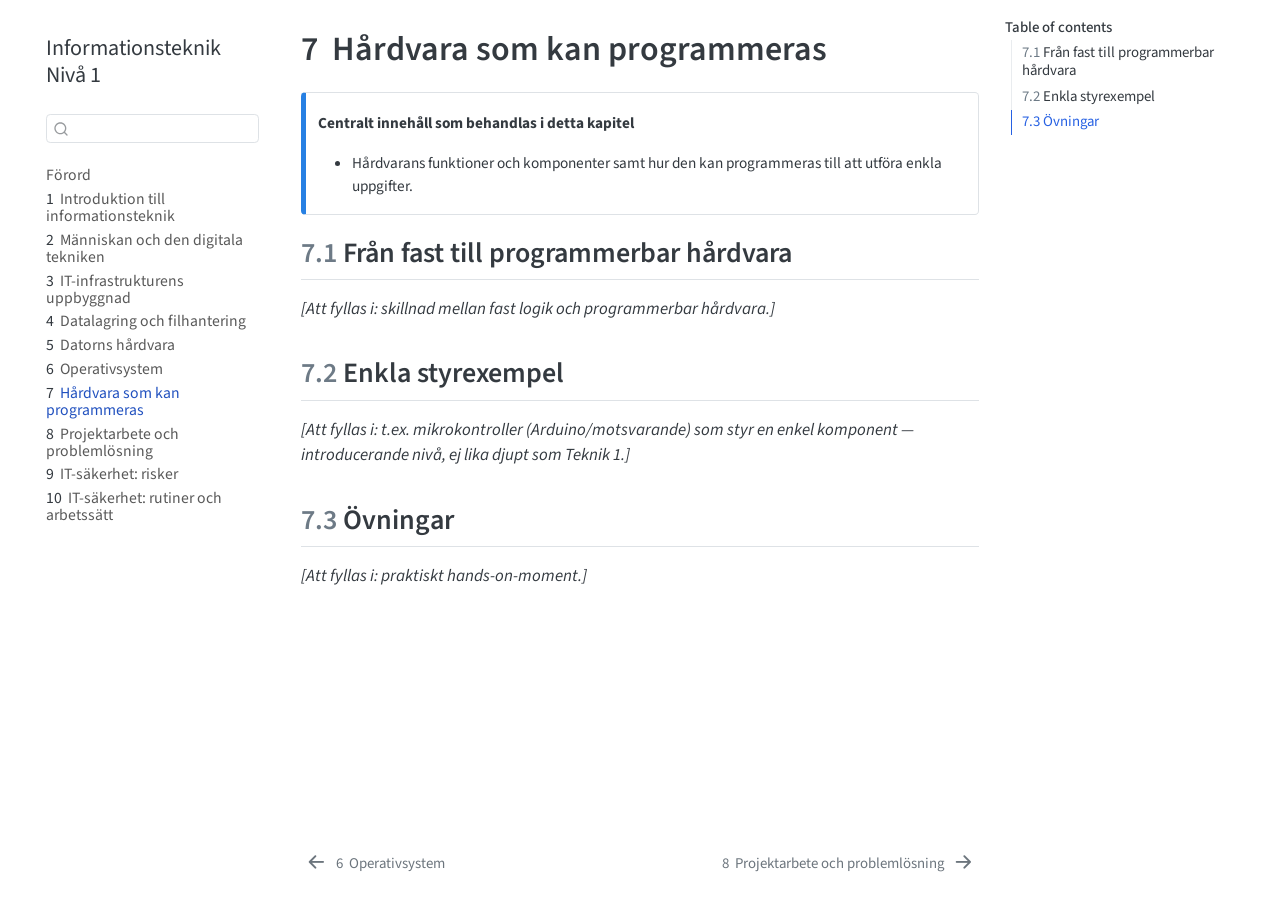
<file: _book/kapitel/07-programmerbar-hardvara.html>
<!DOCTYPE html>
<html xmlns="http://www.w3.org/1999/xhtml" lang="en" xml:lang="en"><head>

<meta charset="utf-8">
<meta name="generator" content="quarto-1.10.18">

<meta name="viewport" content="width=device-width, initial-scale=1.0, user-scalable=yes">


<title>7&nbsp; Hårdvara som kan programmeras – Informationsteknik Nivå 1</title>
<style>
/* Default styles provided by pandoc.
** See https://pandoc.org/MANUAL.html#variables-for-html for config info.
*/
span.smallcaps{font-variant: small-caps;}
div.columns{display: flex; gap: 1.5em;}
div.column{flex: auto;}
@media screen {
div.columns{gap: min(4vw, 1.5em);}
div.column{overflow-x: auto;}
}
div.hanging-indent{margin-left: 1.5em; text-indent: -1.5em;}
ul.task-list{list-style: none;}
ul.task-list li input[type="checkbox"] {
  width: 0.8em;
  margin: 0 0.8em 0.2em -1em; /* quarto-specific, see https://github.com/quarto-dev/quarto-cli/issues/4556 */ 
  vertical-align: middle;
}
</style>


<script src="../site_libs/quarto-nav/quarto-nav.js"></script>
<script src="../site_libs/quarto-nav/headroom.min.js"></script>
<script src="../site_libs/clipboard/clipboard.min.js"></script>
<script src="../site_libs/quarto-search/autocomplete.umd.js"></script>
<script src="../site_libs/quarto-search/fuse.min.js"></script>
<script src="../site_libs/quarto-search/quarto-search.js"></script>
<meta name="quarto:offset" content="../">
<link href="../kapitel/08-projektarbete.html" rel="next">
<link href="../kapitel/06-operativsystem.html" rel="prev">
<script src="../site_libs/quarto-html/quarto.js" type="module"></script>
<script src="../site_libs/quarto-html/tabsets/tabsets.js" type="module"></script>
<script src="../site_libs/quarto-html/popper.min.js"></script>
<script src="../site_libs/quarto-html/tippy.umd.min.js"></script>
<script src="../site_libs/quarto-html/anchor.min.js"></script>
<link href="../site_libs/quarto-html/tippy.css" rel="stylesheet">
<link href="../site_libs/quarto-html/quarto-syntax-highlighting-64a204ab8560d761af7679ceaba22944.css" rel="stylesheet" id="quarto-text-highlighting-styles">
<script src="../site_libs/bootstrap/bootstrap.min.js"></script>
<link href="../site_libs/bootstrap/bootstrap-icons.css" rel="stylesheet">
<link href="../site_libs/bootstrap/bootstrap-631496449bf32ff9b0bb69a6bfd9195d.min.css" rel="stylesheet" append-hash="true" id="quarto-bootstrap" data-mode="light">
<script id="quarto-search-options" type="application/json">{
  "location": "sidebar",
  "copy-button": false,
  "collapse-after": 3,
  "panel-placement": "start",
  "type": "textbox",
  "limit": 50,
  "keyboard-shortcut": [
    "f",
    "/",
    "s"
  ],
  "show-item-context": false,
  "language": {
    "search-no-results-text": "No results",
    "search-matching-documents-text": "matching documents",
    "search-copy-link-title": "Copy link to search",
    "search-hide-matches-text": "Hide additional matches",
    "search-more-match-text": "more match in this document",
    "search-more-matches-text": "more matches in this document",
    "search-clear-button-title": "Clear",
    "search-text-placeholder": "",
    "search-detached-cancel-button-title": "Cancel",
    "search-submit-button-title": "Submit",
    "search-label": "Search"
  }
}</script>


</head>

<body class="nav-sidebar floating quarto-light">

<div id="quarto-search-results"></div>
  <header id="quarto-header" class="headroom fixed-top">
  <nav class="quarto-secondary-nav">
    <div class="container-fluid d-flex">
      <button type="button" class="quarto-btn-toggle btn" data-bs-toggle="collapse" role="button" data-bs-target=".quarto-sidebar-collapse-item" aria-controls="quarto-sidebar" aria-expanded="false" aria-label="Toggle sidebar navigation" onclick="if (window.quartoToggleHeadroom) { window.quartoToggleHeadroom(); }">
        <i class="bi bi-layout-text-sidebar-reverse"></i>
      </button>
        <nav class="quarto-page-breadcrumbs" aria-label="breadcrumb"><ol class="breadcrumb"><li class="breadcrumb-item"><a href="../kapitel/07-programmerbar-hardvara.html"><span class="chapter-number">7</span>&nbsp; <span class="chapter-title">Hårdvara som kan programmeras</span></a></li></ol></nav>
        <a class="flex-grow-1" role="navigation" data-bs-toggle="collapse" data-bs-target=".quarto-sidebar-collapse-item" aria-controls="quarto-sidebar" aria-expanded="false" aria-label="Toggle sidebar navigation" onclick="if (window.quartoToggleHeadroom) { window.quartoToggleHeadroom(); }">      
        </a>
      <button type="button" class="btn quarto-search-button" aria-label="Search" onclick="window.quartoOpenSearch();">
        <i class="bi bi-search"></i>
      </button>
    </div>
  </nav>
</header>
<!-- content -->
<div id="quarto-content" class="quarto-container page-columns page-rows-contents page-layout-article">
<!-- sidebar -->
  <nav id="quarto-sidebar" class="sidebar collapse collapse-horizontal quarto-sidebar-collapse-item sidebar-navigation floating overflow-auto">
    <div class="pt-lg-2 mt-2 text-left sidebar-header">
    <div class="sidebar-title mb-0 py-0">
      <a href="../">Informationsteknik Nivå 1</a> 
    </div>
      </div>
        <div class="mt-2 flex-shrink-0 align-items-center">
        <div class="sidebar-search">
        <div id="quarto-search" class="" title="Search"></div>
        </div>
        </div>
    <div class="sidebar-menu-container"> 
    <ul class="list-unstyled mt-1">
        <li class="sidebar-item">
  <div class="sidebar-item-container"> 
  <a href="../index.html" class="sidebar-item-text sidebar-link">
 <span class="menu-text">Förord</span></a>
  </div>
</li>
        <li class="sidebar-item">
  <div class="sidebar-item-container"> 
  <a href="../kapitel/01-introduktion.html" class="sidebar-item-text sidebar-link">
 <span class="menu-text"><span class="chapter-number">1</span>&nbsp; <span class="chapter-title">Introduktion till informationsteknik</span></span></a>
  </div>
</li>
        <li class="sidebar-item">
  <div class="sidebar-item-container"> 
  <a href="../kapitel/02-manniskan-och-tekniken.html" class="sidebar-item-text sidebar-link">
 <span class="menu-text"><span class="chapter-number">2</span>&nbsp; <span class="chapter-title">Människan och den digitala tekniken</span></span></a>
  </div>
</li>
        <li class="sidebar-item">
  <div class="sidebar-item-container"> 
  <a href="../kapitel/03-it-infrastruktur.html" class="sidebar-item-text sidebar-link">
 <span class="menu-text"><span class="chapter-number">3</span>&nbsp; <span class="chapter-title">IT-infrastrukturens uppbyggnad</span></span></a>
  </div>
</li>
        <li class="sidebar-item">
  <div class="sidebar-item-container"> 
  <a href="../kapitel/04-datalagring.html" class="sidebar-item-text sidebar-link">
 <span class="menu-text"><span class="chapter-number">4</span>&nbsp; <span class="chapter-title">Datalagring och filhantering</span></span></a>
  </div>
</li>
        <li class="sidebar-item">
  <div class="sidebar-item-container"> 
  <a href="../kapitel/05-datorns-hardvara.html" class="sidebar-item-text sidebar-link">
 <span class="menu-text"><span class="chapter-number">5</span>&nbsp; <span class="chapter-title">Datorns hårdvara</span></span></a>
  </div>
</li>
        <li class="sidebar-item">
  <div class="sidebar-item-container"> 
  <a href="../kapitel/06-operativsystem.html" class="sidebar-item-text sidebar-link">
 <span class="menu-text"><span class="chapter-number">6</span>&nbsp; <span class="chapter-title">Operativsystem</span></span></a>
  </div>
</li>
        <li class="sidebar-item">
  <div class="sidebar-item-container"> 
  <a href="../kapitel/07-programmerbar-hardvara.html" class="sidebar-item-text sidebar-link active">
 <span class="menu-text"><span class="chapter-number">7</span>&nbsp; <span class="chapter-title">Hårdvara som kan programmeras</span></span></a>
  </div>
</li>
        <li class="sidebar-item">
  <div class="sidebar-item-container"> 
  <a href="../kapitel/08-projektarbete.html" class="sidebar-item-text sidebar-link">
 <span class="menu-text"><span class="chapter-number">8</span>&nbsp; <span class="chapter-title">Projektarbete och problemlösning</span></span></a>
  </div>
</li>
        <li class="sidebar-item">
  <div class="sidebar-item-container"> 
  <a href="../kapitel/09-it-sakerhet-risker.html" class="sidebar-item-text sidebar-link">
 <span class="menu-text"><span class="chapter-number">9</span>&nbsp; <span class="chapter-title">IT-säkerhet: risker</span></span></a>
  </div>
</li>
        <li class="sidebar-item">
  <div class="sidebar-item-container"> 
  <a href="../kapitel/10-it-sakerhet-rutiner.html" class="sidebar-item-text sidebar-link">
 <span class="menu-text"><span class="chapter-number">10</span>&nbsp; <span class="chapter-title">IT-säkerhet: rutiner och arbetssätt</span></span></a>
  </div>
</li>
    </ul>
    </div>
</nav>
<div id="quarto-sidebar-glass" class="quarto-sidebar-collapse-item" data-bs-toggle="collapse" data-bs-target=".quarto-sidebar-collapse-item"></div>
<!-- margin-sidebar -->
    <div id="quarto-margin-sidebar" class="sidebar margin-sidebar">
        <nav id="TOC" role="doc-toc" class="toc-active">
    <h2 id="toc-title">Table of contents</h2>
   
  <ul>
  <li><a href="#från-fast-till-programmerbar-hårdvara" id="toc-från-fast-till-programmerbar-hårdvara" class="nav-link active" data-scroll-target="#från-fast-till-programmerbar-hårdvara"><span class="header-section-number">7.1</span> Från fast till programmerbar hårdvara</a></li>
  <li><a href="#enkla-styrexempel" id="toc-enkla-styrexempel" class="nav-link" data-scroll-target="#enkla-styrexempel"><span class="header-section-number">7.2</span> Enkla styrexempel</a></li>
  <li><a href="#övningar" id="toc-övningar" class="nav-link" data-scroll-target="#övningar"><span class="header-section-number">7.3</span> Övningar</a></li>
  </ul>
</nav>
    </div>
<!-- main -->
<main class="content" id="quarto-document-content">

<header id="title-block-header" class="quarto-title-block default">
<div class="quarto-title">
<h1 class="title"><span class="chapter-number">7</span>&nbsp; <span class="chapter-title">Hårdvara som kan programmeras</span></h1>
</div>



<div class="quarto-title-meta">

    
  
    
  </div>
  


</header>


<div class="callout callout-style-simple callout-note no-icon">
<div class="callout-body d-flex">
<div class="callout-icon-container">
<i class="callout-icon no-icon"></i>
</div>
<div class="callout-body-container">
<p><strong>Centralt innehåll som behandlas i detta kapitel</strong></p>
<ul>
<li>Hårdvarans funktioner och komponenter samt hur den kan programmeras till att utföra enkla uppgifter.</li>
</ul>
</div>
</div>
</div>
<section id="från-fast-till-programmerbar-hårdvara" class="level2" data-number="7.1">
<h2 data-number="7.1" class="anchored" data-anchor-id="från-fast-till-programmerbar-hårdvara"><span class="header-section-number">7.1</span> Från fast till programmerbar hårdvara</h2>
<p><em>[Att fyllas i: skillnad mellan fast logik och programmerbar hårdvara.]</em></p>
</section>
<section id="enkla-styrexempel" class="level2" data-number="7.2">
<h2 data-number="7.2" class="anchored" data-anchor-id="enkla-styrexempel"><span class="header-section-number">7.2</span> Enkla styrexempel</h2>
<p><em>[Att fyllas i: t.ex. mikrokontroller (Arduino/motsvarande) som styr en enkel komponent — introducerande nivå, ej lika djupt som Teknik 1.]</em></p>
</section>
<section id="övningar" class="level2" data-number="7.3">
<h2 data-number="7.3" class="anchored" data-anchor-id="övningar"><span class="header-section-number">7.3</span> Övningar</h2>
<p><em>[Att fyllas i: praktiskt hands-on-moment.]</em></p>


</section>

</main> <!-- /main -->
<script id="quarto-html-after-body" type="application/javascript">
  window.document.addEventListener("DOMContentLoaded", function (event) {
    const icon = "";
    const anchorJS = new window.AnchorJS();
    anchorJS.options = {
      placement: 'right',
      icon: icon
    };
    anchorJS.add('.anchored');
    const isCodeAnnotation = (el) => {
      for (const clz of el.classList) {
        if (clz.startsWith('code-annotation-')) {                     
          return true;
        }
      }
      return false;
    }
    const onCopySuccess = function(e) {
      // button target
      const button = e.trigger;
      // don't keep focus
      button.blur();
      // flash "checked"
      button.classList.add('code-copy-button-checked');
      var currentTitle = button.getAttribute("title");
      button.setAttribute("title", "Copied!");
      let tooltip;
      if (window.bootstrap) {
        button.setAttribute("data-bs-toggle", "tooltip");
        button.setAttribute("data-bs-placement", "left");
        button.setAttribute("data-bs-title", "Copied!");
        tooltip = new bootstrap.Tooltip(button, 
          { trigger: "manual", 
            customClass: "code-copy-button-tooltip",
            offset: [0, -8]});
        tooltip.show();    
      }
      setTimeout(function() {
        if (tooltip) {
          tooltip.hide();
          button.removeAttribute("data-bs-title");
          button.removeAttribute("data-bs-toggle");
          button.removeAttribute("data-bs-placement");
        }
        button.setAttribute("title", currentTitle);
        button.classList.remove('code-copy-button-checked');
      }, 1000);
      // clear code selection
      e.clearSelection();
    }
    const getTextToCopy = function(trigger) {
      const outerScaffold = trigger.parentElement.cloneNode(true);
      const codeEl = outerScaffold.querySelector('code');
      for (const childEl of codeEl.children) {
        if (isCodeAnnotation(childEl)) {
          childEl.remove();
        }
      }
      return codeEl.innerText;
    }
    const clipboard = new window.ClipboardJS('.code-copy-button:not([data-in-quarto-modal])', {
      text: getTextToCopy
    });
    clipboard.on('success', onCopySuccess);
    if (window.document.getElementById('quarto-embedded-source-code-modal')) {
      const clipboardModal = new window.ClipboardJS('.code-copy-button[data-in-quarto-modal]', {
        text: getTextToCopy,
        container: window.document.getElementById('quarto-embedded-source-code-modal')
      });
      clipboardModal.on('success', onCopySuccess);
    }
      var localhostRegex = new RegExp(/^(?:http|https):\/\/localhost\:?[0-9]*\//);
      var mailtoRegex = new RegExp(/^mailto:/);
        var filterRegex = new RegExp('/' + window.location.host + '/');
      var isInternal = (href) => {
          return filterRegex.test(href) || localhostRegex.test(href) || mailtoRegex.test(href);
      }
      // Inspect non-navigation links and adorn them if external
     var links = window.document.querySelectorAll('a[href]:not(.nav-link):not(.navbar-brand):not(.toc-action):not(.sidebar-link):not(.sidebar-item-toggle):not(.pagination-link):not(.no-external):not([aria-hidden]):not(.dropdown-item):not(.quarto-navigation-tool):not(.about-link)');
      for (var i=0; i<links.length; i++) {
        const link = links[i];
        if (!isInternal(link.href)) {
          // undo the damage that might have been done by quarto-nav.js in the case of
          // links that we want to consider external
          if (link.dataset.originalHref !== undefined) {
            link.href = link.dataset.originalHref;
          }
        }
      }
    function tippyHover(el, contentFn, onTriggerFn, onUntriggerFn) {
      const config = {
        allowHTML: true,
        maxWidth: 500,
        delay: 100,
        arrow: false,
        appendTo: function(el) {
            return el.parentElement;
        },
        interactive: true,
        interactiveBorder: 10,
        theme: 'quarto',
        placement: 'bottom-start',
      };
      if (contentFn) {
        config.content = contentFn;
      }
      if (onTriggerFn) {
        config.onTrigger = onTriggerFn;
      }
      if (onUntriggerFn) {
        config.onUntrigger = onUntriggerFn;
      }
      window.tippy(el, config); 
    }
    const noterefs = window.document.querySelectorAll('a[role="doc-noteref"]');
    for (var i=0; i<noterefs.length; i++) {
      const ref = noterefs[i];
      tippyHover(ref, function() {
        // use id or data attribute instead here
        let href = ref.getAttribute('data-footnote-href') || ref.getAttribute('href');
        try { href = new URL(href).hash; } catch {}
        const id = href.replace(/^#\/?/, "");
        const note = window.document.getElementById(id);
        if (note) {
          return note.innerHTML;
        } else {
          return "";
        }
      });
    }
    const xrefs = window.document.querySelectorAll('a.quarto-xref');
    const processXRef = (id, note) => {
      // Strip column container classes
      const stripColumnClz = (el) => {
        el.classList.remove("page-full", "page-columns");
        if (el.children) {
          for (const child of el.children) {
            stripColumnClz(child);
          }
        }
      }
      stripColumnClz(note)
      if (id === null || id.startsWith('sec-')) {
        // Special case sections, only their first couple elements
        const container = document.createElement("div");
        if (note.children && note.children.length > 2) {
          container.appendChild(note.children[0].cloneNode(true));
          for (let i = 1; i < note.children.length; i++) {
            const child = note.children[i];
            if (child.tagName === "P" && child.innerText === "") {
              continue;
            } else {
              container.appendChild(child.cloneNode(true));
              break;
            }
          }
          if (window.Quarto?.typesetMath) {
            window.Quarto.typesetMath(container);
          }
          return container.innerHTML
        } else {
          if (window.Quarto?.typesetMath) {
            window.Quarto.typesetMath(note);
          }
          return note.innerHTML;
        }
      } else {
        // Remove any anchor links if they are present
        const anchorLink = note.querySelector('a.anchorjs-link');
        if (anchorLink) {
          anchorLink.remove();
        }
        if (window.Quarto?.typesetMath) {
          window.Quarto.typesetMath(note);
        }
        if (note.classList.contains("callout")) {
          return note.outerHTML;
        } else {
          return note.innerHTML;
        }
      }
    }
    for (var i=0; i<xrefs.length; i++) {
      const xref = xrefs[i];
      tippyHover(xref, undefined, function(instance) {
        instance.disable();
        let url = xref.getAttribute('href');
        let hash = undefined; 
        if (url.startsWith('#')) {
          hash = url;
        } else {
          try { hash = new URL(url).hash; } catch {}
        }
        if (hash) {
          const id = hash.replace(/^#\/?/, "");
          const note = window.document.getElementById(id);
          if (note !== null) {
            try {
              const html = processXRef(id, note.cloneNode(true));
              instance.setContent(html);
            } finally {
              instance.enable();
              instance.show();
            }
          } else {
            // See if we can fetch this
            fetch(url.split('#')[0])
            .then(res => res.text())
            .then(html => {
              const parser = new DOMParser();
              const htmlDoc = parser.parseFromString(html, "text/html");
              const note = htmlDoc.getElementById(id);
              if (note !== null) {
                const html = processXRef(id, note);
                instance.setContent(html);
              } 
            }).finally(() => {
              instance.enable();
              instance.show();
            });
          }
        } else {
          // See if we can fetch a full url (with no hash to target)
          // This is a special case and we should probably do some content thinning / targeting
          fetch(url)
          .then(res => res.text())
          .then(html => {
            const parser = new DOMParser();
            const htmlDoc = parser.parseFromString(html, "text/html");
            const note = htmlDoc.querySelector('main.content');
            if (note !== null) {
              // This should only happen for chapter cross references
              // (since there is no id in the URL)
              // remove the first header
              if (note.children.length > 0 && note.children[0].tagName === "HEADER") {
                note.children[0].remove();
              }
              const html = processXRef(null, note);
              instance.setContent(html);
            } 
          }).finally(() => {
            instance.enable();
            instance.show();
          });
        }
      }, function(instance) {
      });
    }
        let selectedAnnoteEl;
        const selectorForAnnotation = ( cell, annotation) => {
          let cellAttr = 'data-code-cell="' + cell + '"';
          let lineAttr = 'data-code-annotation="' +  annotation + '"';
          const selector = 'span[' + cellAttr + '][' + lineAttr + ']';
          return selector;
        }
        const selectCodeLines = (annoteEl) => {
          const doc = window.document;
          const targetCell = annoteEl.getAttribute("data-target-cell");
          const targetAnnotation = annoteEl.getAttribute("data-target-annotation");
          const annoteSpan = window.document.querySelector(selectorForAnnotation(targetCell, targetAnnotation));
          const lines = annoteSpan.getAttribute("data-code-lines").split(",");
          const lineIds = lines.map((line) => {
            return targetCell + "-" + line;
          })
          let top = null;
          let height = null;
          let parent = null;
          if (lineIds.length > 0) {
              //compute the position of the single el (top and bottom and make a div)
              const el = window.document.getElementById(lineIds[0]);
              top = el.offsetTop;
              height = el.offsetHeight;
              parent = el.parentElement.parentElement;
            if (lineIds.length > 1) {
              const lastEl = window.document.getElementById(lineIds[lineIds.length - 1]);
              const bottom = lastEl.offsetTop + lastEl.offsetHeight;
              height = bottom - top;
            }
            if (top !== null && height !== null && parent !== null) {
              // cook up a div (if necessary) and position it 
              let div = window.document.getElementById("code-annotation-line-highlight");
              if (div === null) {
                div = window.document.createElement("div");
                div.setAttribute("id", "code-annotation-line-highlight");
                div.style.position = 'absolute';
                parent.appendChild(div);
              }
              div.style.top = top - 2 + "px";
              div.style.height = height + 4 + "px";
              div.style.left = 0;
              let gutterDiv = window.document.getElementById("code-annotation-line-highlight-gutter");
              if (gutterDiv === null) {
                gutterDiv = window.document.createElement("div");
                gutterDiv.setAttribute("id", "code-annotation-line-highlight-gutter");
                gutterDiv.style.position = 'absolute';
                const codeCell = window.document.getElementById(targetCell);
                const gutter = codeCell.querySelector('.code-annotation-gutter');
                gutter.appendChild(gutterDiv);
              }
              gutterDiv.style.top = top - 2 + "px";
              gutterDiv.style.height = height + 4 + "px";
            }
            selectedAnnoteEl = annoteEl;
          }
        };
        const unselectCodeLines = () => {
          const elementsIds = ["code-annotation-line-highlight", "code-annotation-line-highlight-gutter"];
          elementsIds.forEach((elId) => {
            const div = window.document.getElementById(elId);
            if (div) {
              div.remove();
            }
          });
          selectedAnnoteEl = undefined;
        };
          // Handle positioning of the toggle
      window.addEventListener(
        "resize",
        throttle(() => {
          elRect = undefined;
          if (selectedAnnoteEl) {
            selectCodeLines(selectedAnnoteEl);
          }
        }, 10)
      );
      function throttle(fn, ms) {
      let throttle = false;
      let timer;
        return (...args) => {
          if(!throttle) { // first call gets through
              fn.apply(this, args);
              throttle = true;
          } else { // all the others get throttled
              if(timer) clearTimeout(timer); // cancel #2
              timer = setTimeout(() => {
                fn.apply(this, args);
                timer = throttle = false;
              }, ms);
          }
        };
      }
        // Attach click handler to the DT
        const annoteDls = window.document.querySelectorAll('dt[data-target-cell]');
        for (const annoteDlNode of annoteDls) {
          annoteDlNode.addEventListener('click', (event) => {
            const clickedEl = event.target;
            if (clickedEl !== selectedAnnoteEl) {
              unselectCodeLines();
              const activeEl = window.document.querySelector('dt[data-target-cell].code-annotation-active');
              if (activeEl) {
                activeEl.classList.remove('code-annotation-active');
              }
              selectCodeLines(clickedEl);
              clickedEl.classList.add('code-annotation-active');
            } else {
              // Unselect the line
              unselectCodeLines();
              clickedEl.classList.remove('code-annotation-active');
            }
          });
        }
    const findCites = (el) => {
      const parentEl = el.parentElement;
      if (parentEl) {
        const cites = parentEl.dataset.cites;
        if (cites) {
          return {
            el,
            cites: cites.split(' ')
          };
        } else {
          return findCites(el.parentElement)
        }
      } else {
        return undefined;
      }
    };
    var bibliorefs = window.document.querySelectorAll('a[role="doc-biblioref"]');
    for (var i=0; i<bibliorefs.length; i++) {
      const ref = bibliorefs[i];
      const citeInfo = findCites(ref);
      if (citeInfo) {
        tippyHover(citeInfo.el, function() {
          var popup = window.document.createElement('div');
          citeInfo.cites.forEach(function(cite) {
            var citeDiv = window.document.createElement('div');
            citeDiv.classList.add('hanging-indent');
            citeDiv.classList.add('csl-entry');
            var biblioDiv = window.document.getElementById('ref-' + cite);
            if (biblioDiv) {
              citeDiv.innerHTML = biblioDiv.innerHTML;
            }
            popup.appendChild(citeDiv);
          });
          return popup.innerHTML;
        });
      }
    }
  });
  </script>
<nav class="page-navigation">
  <div class="nav-page nav-page-previous">
      <a href="../kapitel/06-operativsystem.html" class="pagination-link" aria-label="Operativsystem">
        <i class="bi bi-arrow-left-short"></i> <span class="nav-page-text"><span class="chapter-number">6</span>&nbsp; <span class="chapter-title">Operativsystem</span></span>
      </a>          
  </div>
  <div class="nav-page nav-page-next">
      <a href="../kapitel/08-projektarbete.html" class="pagination-link" aria-label="Projektarbete och problemlösning">
        <span class="nav-page-text"><span class="chapter-number">8</span>&nbsp; <span class="chapter-title">Projektarbete och problemlösning</span></span> <i class="bi bi-arrow-right-short"></i>
      </a>
  </div>
</nav>
</div> <!-- /content -->




</body></html>
</file>
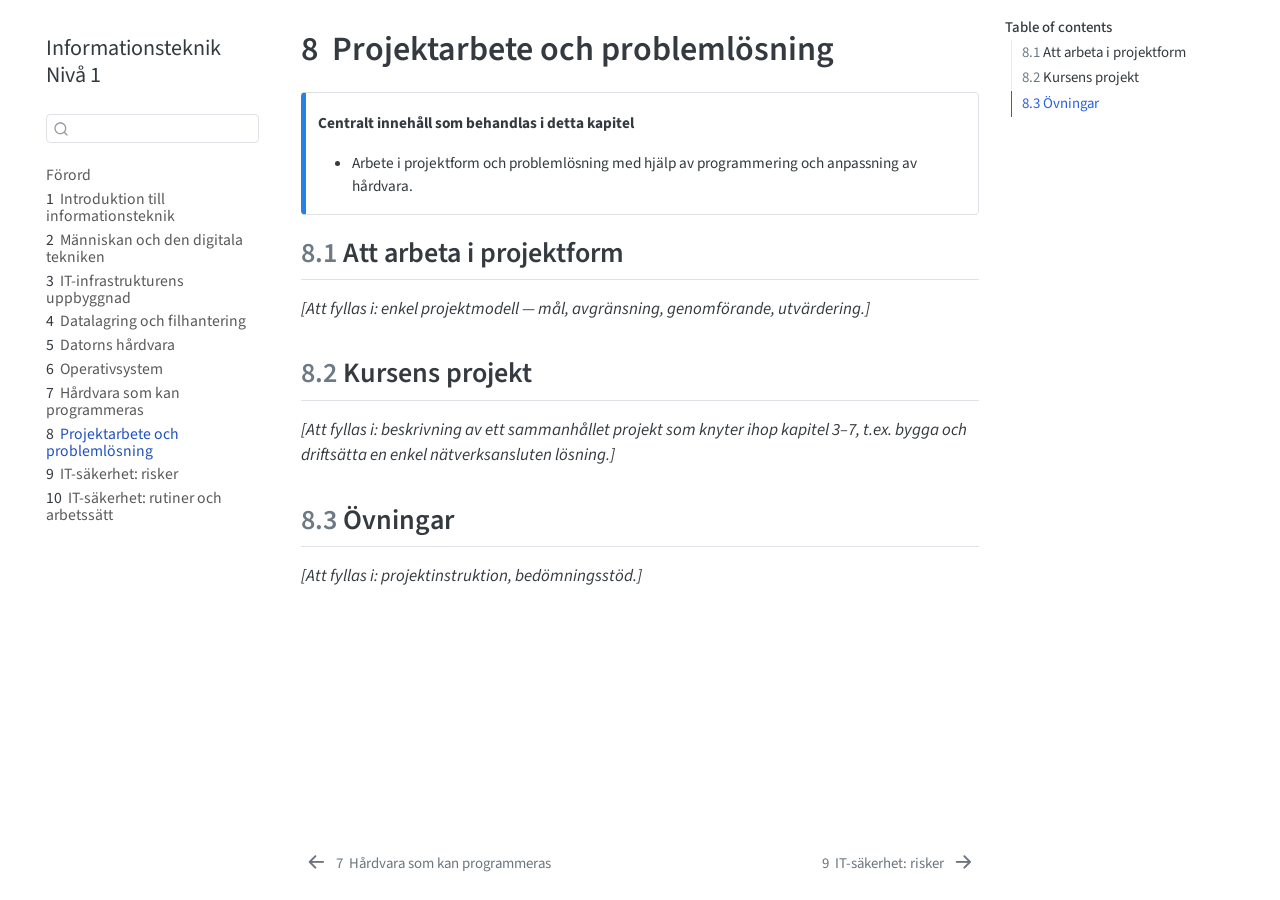
<file: _book/kapitel/08-projektarbete.html>
<!DOCTYPE html>
<html xmlns="http://www.w3.org/1999/xhtml" lang="en" xml:lang="en"><head>

<meta charset="utf-8">
<meta name="generator" content="quarto-1.10.18">

<meta name="viewport" content="width=device-width, initial-scale=1.0, user-scalable=yes">


<title>8&nbsp; Projektarbete och problemlösning – Informationsteknik Nivå 1</title>
<style>
/* Default styles provided by pandoc.
** See https://pandoc.org/MANUAL.html#variables-for-html for config info.
*/
span.smallcaps{font-variant: small-caps;}
div.columns{display: flex; gap: 1.5em;}
div.column{flex: auto;}
@media screen {
div.columns{gap: min(4vw, 1.5em);}
div.column{overflow-x: auto;}
}
div.hanging-indent{margin-left: 1.5em; text-indent: -1.5em;}
ul.task-list{list-style: none;}
ul.task-list li input[type="checkbox"] {
  width: 0.8em;
  margin: 0 0.8em 0.2em -1em; /* quarto-specific, see https://github.com/quarto-dev/quarto-cli/issues/4556 */ 
  vertical-align: middle;
}
</style>


<script src="../site_libs/quarto-nav/quarto-nav.js"></script>
<script src="../site_libs/quarto-nav/headroom.min.js"></script>
<script src="../site_libs/clipboard/clipboard.min.js"></script>
<script src="../site_libs/quarto-search/autocomplete.umd.js"></script>
<script src="../site_libs/quarto-search/fuse.min.js"></script>
<script src="../site_libs/quarto-search/quarto-search.js"></script>
<meta name="quarto:offset" content="../">
<link href="../kapitel/09-it-sakerhet-risker.html" rel="next">
<link href="../kapitel/07-programmerbar-hardvara.html" rel="prev">
<script src="../site_libs/quarto-html/quarto.js" type="module"></script>
<script src="../site_libs/quarto-html/tabsets/tabsets.js" type="module"></script>
<script src="../site_libs/quarto-html/popper.min.js"></script>
<script src="../site_libs/quarto-html/tippy.umd.min.js"></script>
<script src="../site_libs/quarto-html/anchor.min.js"></script>
<link href="../site_libs/quarto-html/tippy.css" rel="stylesheet">
<link href="../site_libs/quarto-html/quarto-syntax-highlighting-64a204ab8560d761af7679ceaba22944.css" rel="stylesheet" id="quarto-text-highlighting-styles">
<script src="../site_libs/bootstrap/bootstrap.min.js"></script>
<link href="../site_libs/bootstrap/bootstrap-icons.css" rel="stylesheet">
<link href="../site_libs/bootstrap/bootstrap-631496449bf32ff9b0bb69a6bfd9195d.min.css" rel="stylesheet" append-hash="true" id="quarto-bootstrap" data-mode="light">
<script id="quarto-search-options" type="application/json">{
  "location": "sidebar",
  "copy-button": false,
  "collapse-after": 3,
  "panel-placement": "start",
  "type": "textbox",
  "limit": 50,
  "keyboard-shortcut": [
    "f",
    "/",
    "s"
  ],
  "show-item-context": false,
  "language": {
    "search-no-results-text": "No results",
    "search-matching-documents-text": "matching documents",
    "search-copy-link-title": "Copy link to search",
    "search-hide-matches-text": "Hide additional matches",
    "search-more-match-text": "more match in this document",
    "search-more-matches-text": "more matches in this document",
    "search-clear-button-title": "Clear",
    "search-text-placeholder": "",
    "search-detached-cancel-button-title": "Cancel",
    "search-submit-button-title": "Submit",
    "search-label": "Search"
  }
}</script>


</head>

<body class="nav-sidebar floating quarto-light">

<div id="quarto-search-results"></div>
  <header id="quarto-header" class="headroom fixed-top">
  <nav class="quarto-secondary-nav">
    <div class="container-fluid d-flex">
      <button type="button" class="quarto-btn-toggle btn" data-bs-toggle="collapse" role="button" data-bs-target=".quarto-sidebar-collapse-item" aria-controls="quarto-sidebar" aria-expanded="false" aria-label="Toggle sidebar navigation" onclick="if (window.quartoToggleHeadroom) { window.quartoToggleHeadroom(); }">
        <i class="bi bi-layout-text-sidebar-reverse"></i>
      </button>
        <nav class="quarto-page-breadcrumbs" aria-label="breadcrumb"><ol class="breadcrumb"><li class="breadcrumb-item"><a href="../kapitel/08-projektarbete.html"><span class="chapter-number">8</span>&nbsp; <span class="chapter-title">Projektarbete och problemlösning</span></a></li></ol></nav>
        <a class="flex-grow-1" role="navigation" data-bs-toggle="collapse" data-bs-target=".quarto-sidebar-collapse-item" aria-controls="quarto-sidebar" aria-expanded="false" aria-label="Toggle sidebar navigation" onclick="if (window.quartoToggleHeadroom) { window.quartoToggleHeadroom(); }">      
        </a>
      <button type="button" class="btn quarto-search-button" aria-label="Search" onclick="window.quartoOpenSearch();">
        <i class="bi bi-search"></i>
      </button>
    </div>
  </nav>
</header>
<!-- content -->
<div id="quarto-content" class="quarto-container page-columns page-rows-contents page-layout-article">
<!-- sidebar -->
  <nav id="quarto-sidebar" class="sidebar collapse collapse-horizontal quarto-sidebar-collapse-item sidebar-navigation floating overflow-auto">
    <div class="pt-lg-2 mt-2 text-left sidebar-header">
    <div class="sidebar-title mb-0 py-0">
      <a href="../">Informationsteknik Nivå 1</a> 
    </div>
      </div>
        <div class="mt-2 flex-shrink-0 align-items-center">
        <div class="sidebar-search">
        <div id="quarto-search" class="" title="Search"></div>
        </div>
        </div>
    <div class="sidebar-menu-container"> 
    <ul class="list-unstyled mt-1">
        <li class="sidebar-item">
  <div class="sidebar-item-container"> 
  <a href="../index.html" class="sidebar-item-text sidebar-link">
 <span class="menu-text">Förord</span></a>
  </div>
</li>
        <li class="sidebar-item">
  <div class="sidebar-item-container"> 
  <a href="../kapitel/01-introduktion.html" class="sidebar-item-text sidebar-link">
 <span class="menu-text"><span class="chapter-number">1</span>&nbsp; <span class="chapter-title">Introduktion till informationsteknik</span></span></a>
  </div>
</li>
        <li class="sidebar-item">
  <div class="sidebar-item-container"> 
  <a href="../kapitel/02-manniskan-och-tekniken.html" class="sidebar-item-text sidebar-link">
 <span class="menu-text"><span class="chapter-number">2</span>&nbsp; <span class="chapter-title">Människan och den digitala tekniken</span></span></a>
  </div>
</li>
        <li class="sidebar-item">
  <div class="sidebar-item-container"> 
  <a href="../kapitel/03-it-infrastruktur.html" class="sidebar-item-text sidebar-link">
 <span class="menu-text"><span class="chapter-number">3</span>&nbsp; <span class="chapter-title">IT-infrastrukturens uppbyggnad</span></span></a>
  </div>
</li>
        <li class="sidebar-item">
  <div class="sidebar-item-container"> 
  <a href="../kapitel/04-datalagring.html" class="sidebar-item-text sidebar-link">
 <span class="menu-text"><span class="chapter-number">4</span>&nbsp; <span class="chapter-title">Datalagring och filhantering</span></span></a>
  </div>
</li>
        <li class="sidebar-item">
  <div class="sidebar-item-container"> 
  <a href="../kapitel/05-datorns-hardvara.html" class="sidebar-item-text sidebar-link">
 <span class="menu-text"><span class="chapter-number">5</span>&nbsp; <span class="chapter-title">Datorns hårdvara</span></span></a>
  </div>
</li>
        <li class="sidebar-item">
  <div class="sidebar-item-container"> 
  <a href="../kapitel/06-operativsystem.html" class="sidebar-item-text sidebar-link">
 <span class="menu-text"><span class="chapter-number">6</span>&nbsp; <span class="chapter-title">Operativsystem</span></span></a>
  </div>
</li>
        <li class="sidebar-item">
  <div class="sidebar-item-container"> 
  <a href="../kapitel/07-programmerbar-hardvara.html" class="sidebar-item-text sidebar-link">
 <span class="menu-text"><span class="chapter-number">7</span>&nbsp; <span class="chapter-title">Hårdvara som kan programmeras</span></span></a>
  </div>
</li>
        <li class="sidebar-item">
  <div class="sidebar-item-container"> 
  <a href="../kapitel/08-projektarbete.html" class="sidebar-item-text sidebar-link active">
 <span class="menu-text"><span class="chapter-number">8</span>&nbsp; <span class="chapter-title">Projektarbete och problemlösning</span></span></a>
  </div>
</li>
        <li class="sidebar-item">
  <div class="sidebar-item-container"> 
  <a href="../kapitel/09-it-sakerhet-risker.html" class="sidebar-item-text sidebar-link">
 <span class="menu-text"><span class="chapter-number">9</span>&nbsp; <span class="chapter-title">IT-säkerhet: risker</span></span></a>
  </div>
</li>
        <li class="sidebar-item">
  <div class="sidebar-item-container"> 
  <a href="../kapitel/10-it-sakerhet-rutiner.html" class="sidebar-item-text sidebar-link">
 <span class="menu-text"><span class="chapter-number">10</span>&nbsp; <span class="chapter-title">IT-säkerhet: rutiner och arbetssätt</span></span></a>
  </div>
</li>
    </ul>
    </div>
</nav>
<div id="quarto-sidebar-glass" class="quarto-sidebar-collapse-item" data-bs-toggle="collapse" data-bs-target=".quarto-sidebar-collapse-item"></div>
<!-- margin-sidebar -->
    <div id="quarto-margin-sidebar" class="sidebar margin-sidebar">
        <nav id="TOC" role="doc-toc" class="toc-active">
    <h2 id="toc-title">Table of contents</h2>
   
  <ul>
  <li><a href="#att-arbeta-i-projektform" id="toc-att-arbeta-i-projektform" class="nav-link active" data-scroll-target="#att-arbeta-i-projektform"><span class="header-section-number">8.1</span> Att arbeta i projektform</a></li>
  <li><a href="#kursens-projekt" id="toc-kursens-projekt" class="nav-link" data-scroll-target="#kursens-projekt"><span class="header-section-number">8.2</span> Kursens projekt</a></li>
  <li><a href="#övningar" id="toc-övningar" class="nav-link" data-scroll-target="#övningar"><span class="header-section-number">8.3</span> Övningar</a></li>
  </ul>
</nav>
    </div>
<!-- main -->
<main class="content" id="quarto-document-content">

<header id="title-block-header" class="quarto-title-block default">
<div class="quarto-title">
<h1 class="title"><span class="chapter-number">8</span>&nbsp; <span class="chapter-title">Projektarbete och problemlösning</span></h1>
</div>



<div class="quarto-title-meta">

    
  
    
  </div>
  


</header>


<div class="callout callout-style-simple callout-note no-icon">
<div class="callout-body d-flex">
<div class="callout-icon-container">
<i class="callout-icon no-icon"></i>
</div>
<div class="callout-body-container">
<p><strong>Centralt innehåll som behandlas i detta kapitel</strong></p>
<ul>
<li>Arbete i projektform och problemlösning med hjälp av programmering och anpassning av hårdvara.</li>
</ul>
</div>
</div>
</div>
<section id="att-arbeta-i-projektform" class="level2" data-number="8.1">
<h2 data-number="8.1" class="anchored" data-anchor-id="att-arbeta-i-projektform"><span class="header-section-number">8.1</span> Att arbeta i projektform</h2>
<p><em>[Att fyllas i: enkel projektmodell — mål, avgränsning, genomförande, utvärdering.]</em></p>
</section>
<section id="kursens-projekt" class="level2" data-number="8.2">
<h2 data-number="8.2" class="anchored" data-anchor-id="kursens-projekt"><span class="header-section-number">8.2</span> Kursens projekt</h2>
<p><em>[Att fyllas i: beskrivning av ett sammanhållet projekt som knyter ihop kapitel 3–7, t.ex. bygga och driftsätta en enkel nätverksansluten lösning.]</em></p>
</section>
<section id="övningar" class="level2" data-number="8.3">
<h2 data-number="8.3" class="anchored" data-anchor-id="övningar"><span class="header-section-number">8.3</span> Övningar</h2>
<p><em>[Att fyllas i: projektinstruktion, bedömningsstöd.]</em></p>


</section>

</main> <!-- /main -->
<script id="quarto-html-after-body" type="application/javascript">
  window.document.addEventListener("DOMContentLoaded", function (event) {
    const icon = "";
    const anchorJS = new window.AnchorJS();
    anchorJS.options = {
      placement: 'right',
      icon: icon
    };
    anchorJS.add('.anchored');
    const isCodeAnnotation = (el) => {
      for (const clz of el.classList) {
        if (clz.startsWith('code-annotation-')) {                     
          return true;
        }
      }
      return false;
    }
    const onCopySuccess = function(e) {
      // button target
      const button = e.trigger;
      // don't keep focus
      button.blur();
      // flash "checked"
      button.classList.add('code-copy-button-checked');
      var currentTitle = button.getAttribute("title");
      button.setAttribute("title", "Copied!");
      let tooltip;
      if (window.bootstrap) {
        button.setAttribute("data-bs-toggle", "tooltip");
        button.setAttribute("data-bs-placement", "left");
        button.setAttribute("data-bs-title", "Copied!");
        tooltip = new bootstrap.Tooltip(button, 
          { trigger: "manual", 
            customClass: "code-copy-button-tooltip",
            offset: [0, -8]});
        tooltip.show();    
      }
      setTimeout(function() {
        if (tooltip) {
          tooltip.hide();
          button.removeAttribute("data-bs-title");
          button.removeAttribute("data-bs-toggle");
          button.removeAttribute("data-bs-placement");
        }
        button.setAttribute("title", currentTitle);
        button.classList.remove('code-copy-button-checked');
      }, 1000);
      // clear code selection
      e.clearSelection();
    }
    const getTextToCopy = function(trigger) {
      const outerScaffold = trigger.parentElement.cloneNode(true);
      const codeEl = outerScaffold.querySelector('code');
      for (const childEl of codeEl.children) {
        if (isCodeAnnotation(childEl)) {
          childEl.remove();
        }
      }
      return codeEl.innerText;
    }
    const clipboard = new window.ClipboardJS('.code-copy-button:not([data-in-quarto-modal])', {
      text: getTextToCopy
    });
    clipboard.on('success', onCopySuccess);
    if (window.document.getElementById('quarto-embedded-source-code-modal')) {
      const clipboardModal = new window.ClipboardJS('.code-copy-button[data-in-quarto-modal]', {
        text: getTextToCopy,
        container: window.document.getElementById('quarto-embedded-source-code-modal')
      });
      clipboardModal.on('success', onCopySuccess);
    }
      var localhostRegex = new RegExp(/^(?:http|https):\/\/localhost\:?[0-9]*\//);
      var mailtoRegex = new RegExp(/^mailto:/);
        var filterRegex = new RegExp('/' + window.location.host + '/');
      var isInternal = (href) => {
          return filterRegex.test(href) || localhostRegex.test(href) || mailtoRegex.test(href);
      }
      // Inspect non-navigation links and adorn them if external
     var links = window.document.querySelectorAll('a[href]:not(.nav-link):not(.navbar-brand):not(.toc-action):not(.sidebar-link):not(.sidebar-item-toggle):not(.pagination-link):not(.no-external):not([aria-hidden]):not(.dropdown-item):not(.quarto-navigation-tool):not(.about-link)');
      for (var i=0; i<links.length; i++) {
        const link = links[i];
        if (!isInternal(link.href)) {
          // undo the damage that might have been done by quarto-nav.js in the case of
          // links that we want to consider external
          if (link.dataset.originalHref !== undefined) {
            link.href = link.dataset.originalHref;
          }
        }
      }
    function tippyHover(el, contentFn, onTriggerFn, onUntriggerFn) {
      const config = {
        allowHTML: true,
        maxWidth: 500,
        delay: 100,
        arrow: false,
        appendTo: function(el) {
            return el.parentElement;
        },
        interactive: true,
        interactiveBorder: 10,
        theme: 'quarto',
        placement: 'bottom-start',
      };
      if (contentFn) {
        config.content = contentFn;
      }
      if (onTriggerFn) {
        config.onTrigger = onTriggerFn;
      }
      if (onUntriggerFn) {
        config.onUntrigger = onUntriggerFn;
      }
      window.tippy(el, config); 
    }
    const noterefs = window.document.querySelectorAll('a[role="doc-noteref"]');
    for (var i=0; i<noterefs.length; i++) {
      const ref = noterefs[i];
      tippyHover(ref, function() {
        // use id or data attribute instead here
        let href = ref.getAttribute('data-footnote-href') || ref.getAttribute('href');
        try { href = new URL(href).hash; } catch {}
        const id = href.replace(/^#\/?/, "");
        const note = window.document.getElementById(id);
        if (note) {
          return note.innerHTML;
        } else {
          return "";
        }
      });
    }
    const xrefs = window.document.querySelectorAll('a.quarto-xref');
    const processXRef = (id, note) => {
      // Strip column container classes
      const stripColumnClz = (el) => {
        el.classList.remove("page-full", "page-columns");
        if (el.children) {
          for (const child of el.children) {
            stripColumnClz(child);
          }
        }
      }
      stripColumnClz(note)
      if (id === null || id.startsWith('sec-')) {
        // Special case sections, only their first couple elements
        const container = document.createElement("div");
        if (note.children && note.children.length > 2) {
          container.appendChild(note.children[0].cloneNode(true));
          for (let i = 1; i < note.children.length; i++) {
            const child = note.children[i];
            if (child.tagName === "P" && child.innerText === "") {
              continue;
            } else {
              container.appendChild(child.cloneNode(true));
              break;
            }
          }
          if (window.Quarto?.typesetMath) {
            window.Quarto.typesetMath(container);
          }
          return container.innerHTML
        } else {
          if (window.Quarto?.typesetMath) {
            window.Quarto.typesetMath(note);
          }
          return note.innerHTML;
        }
      } else {
        // Remove any anchor links if they are present
        const anchorLink = note.querySelector('a.anchorjs-link');
        if (anchorLink) {
          anchorLink.remove();
        }
        if (window.Quarto?.typesetMath) {
          window.Quarto.typesetMath(note);
        }
        if (note.classList.contains("callout")) {
          return note.outerHTML;
        } else {
          return note.innerHTML;
        }
      }
    }
    for (var i=0; i<xrefs.length; i++) {
      const xref = xrefs[i];
      tippyHover(xref, undefined, function(instance) {
        instance.disable();
        let url = xref.getAttribute('href');
        let hash = undefined; 
        if (url.startsWith('#')) {
          hash = url;
        } else {
          try { hash = new URL(url).hash; } catch {}
        }
        if (hash) {
          const id = hash.replace(/^#\/?/, "");
          const note = window.document.getElementById(id);
          if (note !== null) {
            try {
              const html = processXRef(id, note.cloneNode(true));
              instance.setContent(html);
            } finally {
              instance.enable();
              instance.show();
            }
          } else {
            // See if we can fetch this
            fetch(url.split('#')[0])
            .then(res => res.text())
            .then(html => {
              const parser = new DOMParser();
              const htmlDoc = parser.parseFromString(html, "text/html");
              const note = htmlDoc.getElementById(id);
              if (note !== null) {
                const html = processXRef(id, note);
                instance.setContent(html);
              } 
            }).finally(() => {
              instance.enable();
              instance.show();
            });
          }
        } else {
          // See if we can fetch a full url (with no hash to target)
          // This is a special case and we should probably do some content thinning / targeting
          fetch(url)
          .then(res => res.text())
          .then(html => {
            const parser = new DOMParser();
            const htmlDoc = parser.parseFromString(html, "text/html");
            const note = htmlDoc.querySelector('main.content');
            if (note !== null) {
              // This should only happen for chapter cross references
              // (since there is no id in the URL)
              // remove the first header
              if (note.children.length > 0 && note.children[0].tagName === "HEADER") {
                note.children[0].remove();
              }
              const html = processXRef(null, note);
              instance.setContent(html);
            } 
          }).finally(() => {
            instance.enable();
            instance.show();
          });
        }
      }, function(instance) {
      });
    }
        let selectedAnnoteEl;
        const selectorForAnnotation = ( cell, annotation) => {
          let cellAttr = 'data-code-cell="' + cell + '"';
          let lineAttr = 'data-code-annotation="' +  annotation + '"';
          const selector = 'span[' + cellAttr + '][' + lineAttr + ']';
          return selector;
        }
        const selectCodeLines = (annoteEl) => {
          const doc = window.document;
          const targetCell = annoteEl.getAttribute("data-target-cell");
          const targetAnnotation = annoteEl.getAttribute("data-target-annotation");
          const annoteSpan = window.document.querySelector(selectorForAnnotation(targetCell, targetAnnotation));
          const lines = annoteSpan.getAttribute("data-code-lines").split(",");
          const lineIds = lines.map((line) => {
            return targetCell + "-" + line;
          })
          let top = null;
          let height = null;
          let parent = null;
          if (lineIds.length > 0) {
              //compute the position of the single el (top and bottom and make a div)
              const el = window.document.getElementById(lineIds[0]);
              top = el.offsetTop;
              height = el.offsetHeight;
              parent = el.parentElement.parentElement;
            if (lineIds.length > 1) {
              const lastEl = window.document.getElementById(lineIds[lineIds.length - 1]);
              const bottom = lastEl.offsetTop + lastEl.offsetHeight;
              height = bottom - top;
            }
            if (top !== null && height !== null && parent !== null) {
              // cook up a div (if necessary) and position it 
              let div = window.document.getElementById("code-annotation-line-highlight");
              if (div === null) {
                div = window.document.createElement("div");
                div.setAttribute("id", "code-annotation-line-highlight");
                div.style.position = 'absolute';
                parent.appendChild(div);
              }
              div.style.top = top - 2 + "px";
              div.style.height = height + 4 + "px";
              div.style.left = 0;
              let gutterDiv = window.document.getElementById("code-annotation-line-highlight-gutter");
              if (gutterDiv === null) {
                gutterDiv = window.document.createElement("div");
                gutterDiv.setAttribute("id", "code-annotation-line-highlight-gutter");
                gutterDiv.style.position = 'absolute';
                const codeCell = window.document.getElementById(targetCell);
                const gutter = codeCell.querySelector('.code-annotation-gutter');
                gutter.appendChild(gutterDiv);
              }
              gutterDiv.style.top = top - 2 + "px";
              gutterDiv.style.height = height + 4 + "px";
            }
            selectedAnnoteEl = annoteEl;
          }
        };
        const unselectCodeLines = () => {
          const elementsIds = ["code-annotation-line-highlight", "code-annotation-line-highlight-gutter"];
          elementsIds.forEach((elId) => {
            const div = window.document.getElementById(elId);
            if (div) {
              div.remove();
            }
          });
          selectedAnnoteEl = undefined;
        };
          // Handle positioning of the toggle
      window.addEventListener(
        "resize",
        throttle(() => {
          elRect = undefined;
          if (selectedAnnoteEl) {
            selectCodeLines(selectedAnnoteEl);
          }
        }, 10)
      );
      function throttle(fn, ms) {
      let throttle = false;
      let timer;
        return (...args) => {
          if(!throttle) { // first call gets through
              fn.apply(this, args);
              throttle = true;
          } else { // all the others get throttled
              if(timer) clearTimeout(timer); // cancel #2
              timer = setTimeout(() => {
                fn.apply(this, args);
                timer = throttle = false;
              }, ms);
          }
        };
      }
        // Attach click handler to the DT
        const annoteDls = window.document.querySelectorAll('dt[data-target-cell]');
        for (const annoteDlNode of annoteDls) {
          annoteDlNode.addEventListener('click', (event) => {
            const clickedEl = event.target;
            if (clickedEl !== selectedAnnoteEl) {
              unselectCodeLines();
              const activeEl = window.document.querySelector('dt[data-target-cell].code-annotation-active');
              if (activeEl) {
                activeEl.classList.remove('code-annotation-active');
              }
              selectCodeLines(clickedEl);
              clickedEl.classList.add('code-annotation-active');
            } else {
              // Unselect the line
              unselectCodeLines();
              clickedEl.classList.remove('code-annotation-active');
            }
          });
        }
    const findCites = (el) => {
      const parentEl = el.parentElement;
      if (parentEl) {
        const cites = parentEl.dataset.cites;
        if (cites) {
          return {
            el,
            cites: cites.split(' ')
          };
        } else {
          return findCites(el.parentElement)
        }
      } else {
        return undefined;
      }
    };
    var bibliorefs = window.document.querySelectorAll('a[role="doc-biblioref"]');
    for (var i=0; i<bibliorefs.length; i++) {
      const ref = bibliorefs[i];
      const citeInfo = findCites(ref);
      if (citeInfo) {
        tippyHover(citeInfo.el, function() {
          var popup = window.document.createElement('div');
          citeInfo.cites.forEach(function(cite) {
            var citeDiv = window.document.createElement('div');
            citeDiv.classList.add('hanging-indent');
            citeDiv.classList.add('csl-entry');
            var biblioDiv = window.document.getElementById('ref-' + cite);
            if (biblioDiv) {
              citeDiv.innerHTML = biblioDiv.innerHTML;
            }
            popup.appendChild(citeDiv);
          });
          return popup.innerHTML;
        });
      }
    }
  });
  </script>
<nav class="page-navigation">
  <div class="nav-page nav-page-previous">
      <a href="../kapitel/07-programmerbar-hardvara.html" class="pagination-link" aria-label="Hårdvara som kan programmeras">
        <i class="bi bi-arrow-left-short"></i> <span class="nav-page-text"><span class="chapter-number">7</span>&nbsp; <span class="chapter-title">Hårdvara som kan programmeras</span></span>
      </a>          
  </div>
  <div class="nav-page nav-page-next">
      <a href="../kapitel/09-it-sakerhet-risker.html" class="pagination-link" aria-label="IT-säkerhet: risker">
        <span class="nav-page-text"><span class="chapter-number">9</span>&nbsp; <span class="chapter-title">IT-säkerhet: risker</span></span> <i class="bi bi-arrow-right-short"></i>
      </a>
  </div>
</nav>
</div> <!-- /content -->




</body></html>
</file>
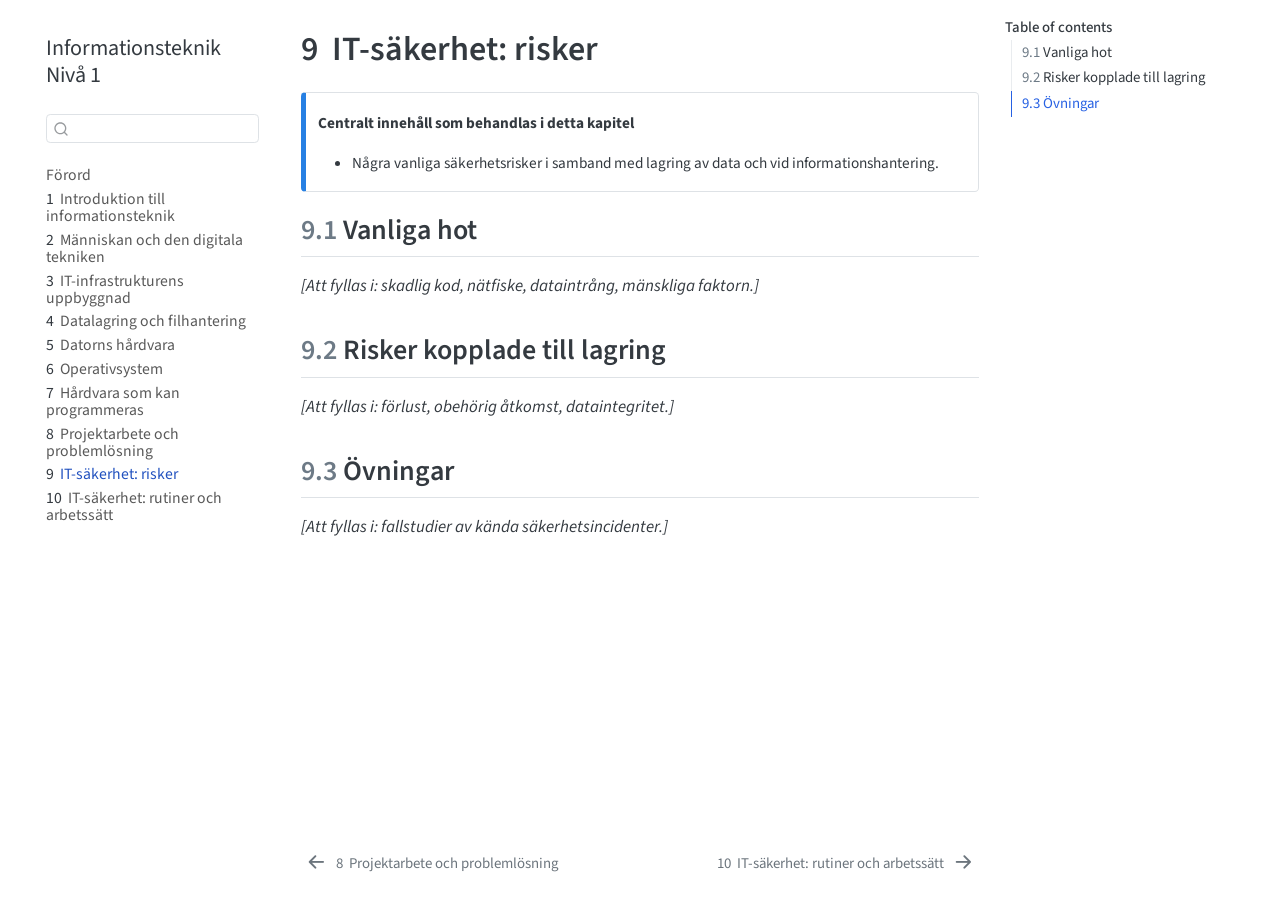
<file: _book/kapitel/09-it-sakerhet-risker.html>
<!DOCTYPE html>
<html xmlns="http://www.w3.org/1999/xhtml" lang="en" xml:lang="en"><head>

<meta charset="utf-8">
<meta name="generator" content="quarto-1.10.18">

<meta name="viewport" content="width=device-width, initial-scale=1.0, user-scalable=yes">


<title>9&nbsp; IT-säkerhet: risker – Informationsteknik Nivå 1</title>
<style>
/* Default styles provided by pandoc.
** See https://pandoc.org/MANUAL.html#variables-for-html for config info.
*/
span.smallcaps{font-variant: small-caps;}
div.columns{display: flex; gap: 1.5em;}
div.column{flex: auto;}
@media screen {
div.columns{gap: min(4vw, 1.5em);}
div.column{overflow-x: auto;}
}
div.hanging-indent{margin-left: 1.5em; text-indent: -1.5em;}
ul.task-list{list-style: none;}
ul.task-list li input[type="checkbox"] {
  width: 0.8em;
  margin: 0 0.8em 0.2em -1em; /* quarto-specific, see https://github.com/quarto-dev/quarto-cli/issues/4556 */ 
  vertical-align: middle;
}
</style>


<script src="../site_libs/quarto-nav/quarto-nav.js"></script>
<script src="../site_libs/quarto-nav/headroom.min.js"></script>
<script src="../site_libs/clipboard/clipboard.min.js"></script>
<script src="../site_libs/quarto-search/autocomplete.umd.js"></script>
<script src="../site_libs/quarto-search/fuse.min.js"></script>
<script src="../site_libs/quarto-search/quarto-search.js"></script>
<meta name="quarto:offset" content="../">
<link href="../kapitel/10-it-sakerhet-rutiner.html" rel="next">
<link href="../kapitel/08-projektarbete.html" rel="prev">
<script src="../site_libs/quarto-html/quarto.js" type="module"></script>
<script src="../site_libs/quarto-html/tabsets/tabsets.js" type="module"></script>
<script src="../site_libs/quarto-html/popper.min.js"></script>
<script src="../site_libs/quarto-html/tippy.umd.min.js"></script>
<script src="../site_libs/quarto-html/anchor.min.js"></script>
<link href="../site_libs/quarto-html/tippy.css" rel="stylesheet">
<link href="../site_libs/quarto-html/quarto-syntax-highlighting-64a204ab8560d761af7679ceaba22944.css" rel="stylesheet" id="quarto-text-highlighting-styles">
<script src="../site_libs/bootstrap/bootstrap.min.js"></script>
<link href="../site_libs/bootstrap/bootstrap-icons.css" rel="stylesheet">
<link href="../site_libs/bootstrap/bootstrap-631496449bf32ff9b0bb69a6bfd9195d.min.css" rel="stylesheet" append-hash="true" id="quarto-bootstrap" data-mode="light">
<script id="quarto-search-options" type="application/json">{
  "location": "sidebar",
  "copy-button": false,
  "collapse-after": 3,
  "panel-placement": "start",
  "type": "textbox",
  "limit": 50,
  "keyboard-shortcut": [
    "f",
    "/",
    "s"
  ],
  "show-item-context": false,
  "language": {
    "search-no-results-text": "No results",
    "search-matching-documents-text": "matching documents",
    "search-copy-link-title": "Copy link to search",
    "search-hide-matches-text": "Hide additional matches",
    "search-more-match-text": "more match in this document",
    "search-more-matches-text": "more matches in this document",
    "search-clear-button-title": "Clear",
    "search-text-placeholder": "",
    "search-detached-cancel-button-title": "Cancel",
    "search-submit-button-title": "Submit",
    "search-label": "Search"
  }
}</script>


</head>

<body class="nav-sidebar floating quarto-light">

<div id="quarto-search-results"></div>
  <header id="quarto-header" class="headroom fixed-top">
  <nav class="quarto-secondary-nav">
    <div class="container-fluid d-flex">
      <button type="button" class="quarto-btn-toggle btn" data-bs-toggle="collapse" role="button" data-bs-target=".quarto-sidebar-collapse-item" aria-controls="quarto-sidebar" aria-expanded="false" aria-label="Toggle sidebar navigation" onclick="if (window.quartoToggleHeadroom) { window.quartoToggleHeadroom(); }">
        <i class="bi bi-layout-text-sidebar-reverse"></i>
      </button>
        <nav class="quarto-page-breadcrumbs" aria-label="breadcrumb"><ol class="breadcrumb"><li class="breadcrumb-item"><a href="../kapitel/09-it-sakerhet-risker.html"><span class="chapter-number">9</span>&nbsp; <span class="chapter-title">IT-säkerhet: risker</span></a></li></ol></nav>
        <a class="flex-grow-1" role="navigation" data-bs-toggle="collapse" data-bs-target=".quarto-sidebar-collapse-item" aria-controls="quarto-sidebar" aria-expanded="false" aria-label="Toggle sidebar navigation" onclick="if (window.quartoToggleHeadroom) { window.quartoToggleHeadroom(); }">      
        </a>
      <button type="button" class="btn quarto-search-button" aria-label="Search" onclick="window.quartoOpenSearch();">
        <i class="bi bi-search"></i>
      </button>
    </div>
  </nav>
</header>
<!-- content -->
<div id="quarto-content" class="quarto-container page-columns page-rows-contents page-layout-article">
<!-- sidebar -->
  <nav id="quarto-sidebar" class="sidebar collapse collapse-horizontal quarto-sidebar-collapse-item sidebar-navigation floating overflow-auto">
    <div class="pt-lg-2 mt-2 text-left sidebar-header">
    <div class="sidebar-title mb-0 py-0">
      <a href="../">Informationsteknik Nivå 1</a> 
    </div>
      </div>
        <div class="mt-2 flex-shrink-0 align-items-center">
        <div class="sidebar-search">
        <div id="quarto-search" class="" title="Search"></div>
        </div>
        </div>
    <div class="sidebar-menu-container"> 
    <ul class="list-unstyled mt-1">
        <li class="sidebar-item">
  <div class="sidebar-item-container"> 
  <a href="../index.html" class="sidebar-item-text sidebar-link">
 <span class="menu-text">Förord</span></a>
  </div>
</li>
        <li class="sidebar-item">
  <div class="sidebar-item-container"> 
  <a href="../kapitel/01-introduktion.html" class="sidebar-item-text sidebar-link">
 <span class="menu-text"><span class="chapter-number">1</span>&nbsp; <span class="chapter-title">Introduktion till informationsteknik</span></span></a>
  </div>
</li>
        <li class="sidebar-item">
  <div class="sidebar-item-container"> 
  <a href="../kapitel/02-manniskan-och-tekniken.html" class="sidebar-item-text sidebar-link">
 <span class="menu-text"><span class="chapter-number">2</span>&nbsp; <span class="chapter-title">Människan och den digitala tekniken</span></span></a>
  </div>
</li>
        <li class="sidebar-item">
  <div class="sidebar-item-container"> 
  <a href="../kapitel/03-it-infrastruktur.html" class="sidebar-item-text sidebar-link">
 <span class="menu-text"><span class="chapter-number">3</span>&nbsp; <span class="chapter-title">IT-infrastrukturens uppbyggnad</span></span></a>
  </div>
</li>
        <li class="sidebar-item">
  <div class="sidebar-item-container"> 
  <a href="../kapitel/04-datalagring.html" class="sidebar-item-text sidebar-link">
 <span class="menu-text"><span class="chapter-number">4</span>&nbsp; <span class="chapter-title">Datalagring och filhantering</span></span></a>
  </div>
</li>
        <li class="sidebar-item">
  <div class="sidebar-item-container"> 
  <a href="../kapitel/05-datorns-hardvara.html" class="sidebar-item-text sidebar-link">
 <span class="menu-text"><span class="chapter-number">5</span>&nbsp; <span class="chapter-title">Datorns hårdvara</span></span></a>
  </div>
</li>
        <li class="sidebar-item">
  <div class="sidebar-item-container"> 
  <a href="../kapitel/06-operativsystem.html" class="sidebar-item-text sidebar-link">
 <span class="menu-text"><span class="chapter-number">6</span>&nbsp; <span class="chapter-title">Operativsystem</span></span></a>
  </div>
</li>
        <li class="sidebar-item">
  <div class="sidebar-item-container"> 
  <a href="../kapitel/07-programmerbar-hardvara.html" class="sidebar-item-text sidebar-link">
 <span class="menu-text"><span class="chapter-number">7</span>&nbsp; <span class="chapter-title">Hårdvara som kan programmeras</span></span></a>
  </div>
</li>
        <li class="sidebar-item">
  <div class="sidebar-item-container"> 
  <a href="../kapitel/08-projektarbete.html" class="sidebar-item-text sidebar-link">
 <span class="menu-text"><span class="chapter-number">8</span>&nbsp; <span class="chapter-title">Projektarbete och problemlösning</span></span></a>
  </div>
</li>
        <li class="sidebar-item">
  <div class="sidebar-item-container"> 
  <a href="../kapitel/09-it-sakerhet-risker.html" class="sidebar-item-text sidebar-link active">
 <span class="menu-text"><span class="chapter-number">9</span>&nbsp; <span class="chapter-title">IT-säkerhet: risker</span></span></a>
  </div>
</li>
        <li class="sidebar-item">
  <div class="sidebar-item-container"> 
  <a href="../kapitel/10-it-sakerhet-rutiner.html" class="sidebar-item-text sidebar-link">
 <span class="menu-text"><span class="chapter-number">10</span>&nbsp; <span class="chapter-title">IT-säkerhet: rutiner och arbetssätt</span></span></a>
  </div>
</li>
    </ul>
    </div>
</nav>
<div id="quarto-sidebar-glass" class="quarto-sidebar-collapse-item" data-bs-toggle="collapse" data-bs-target=".quarto-sidebar-collapse-item"></div>
<!-- margin-sidebar -->
    <div id="quarto-margin-sidebar" class="sidebar margin-sidebar">
        <nav id="TOC" role="doc-toc" class="toc-active">
    <h2 id="toc-title">Table of contents</h2>
   
  <ul>
  <li><a href="#vanliga-hot" id="toc-vanliga-hot" class="nav-link active" data-scroll-target="#vanliga-hot"><span class="header-section-number">9.1</span> Vanliga hot</a></li>
  <li><a href="#risker-kopplade-till-lagring" id="toc-risker-kopplade-till-lagring" class="nav-link" data-scroll-target="#risker-kopplade-till-lagring"><span class="header-section-number">9.2</span> Risker kopplade till lagring</a></li>
  <li><a href="#övningar" id="toc-övningar" class="nav-link" data-scroll-target="#övningar"><span class="header-section-number">9.3</span> Övningar</a></li>
  </ul>
</nav>
    </div>
<!-- main -->
<main class="content" id="quarto-document-content">

<header id="title-block-header" class="quarto-title-block default">
<div class="quarto-title">
<h1 class="title"><span class="chapter-number">9</span>&nbsp; <span class="chapter-title">IT-säkerhet: risker</span></h1>
</div>



<div class="quarto-title-meta">

    
  
    
  </div>
  


</header>


<div class="callout callout-style-simple callout-note no-icon">
<div class="callout-body d-flex">
<div class="callout-icon-container">
<i class="callout-icon no-icon"></i>
</div>
<div class="callout-body-container">
<p><strong>Centralt innehåll som behandlas i detta kapitel</strong></p>
<ul>
<li>Några vanliga säkerhetsrisker i samband med lagring av data och vid informationshantering.</li>
</ul>
</div>
</div>
</div>
<section id="vanliga-hot" class="level2" data-number="9.1">
<h2 data-number="9.1" class="anchored" data-anchor-id="vanliga-hot"><span class="header-section-number">9.1</span> Vanliga hot</h2>
<p><em>[Att fyllas i: skadlig kod, nätfiske, dataintrång, mänskliga faktorn.]</em></p>
</section>
<section id="risker-kopplade-till-lagring" class="level2" data-number="9.2">
<h2 data-number="9.2" class="anchored" data-anchor-id="risker-kopplade-till-lagring"><span class="header-section-number">9.2</span> Risker kopplade till lagring</h2>
<p><em>[Att fyllas i: förlust, obehörig åtkomst, dataintegritet.]</em></p>
</section>
<section id="övningar" class="level2" data-number="9.3">
<h2 data-number="9.3" class="anchored" data-anchor-id="övningar"><span class="header-section-number">9.3</span> Övningar</h2>
<p><em>[Att fyllas i: fallstudier av kända säkerhetsincidenter.]</em></p>


</section>

</main> <!-- /main -->
<script id="quarto-html-after-body" type="application/javascript">
  window.document.addEventListener("DOMContentLoaded", function (event) {
    const icon = "";
    const anchorJS = new window.AnchorJS();
    anchorJS.options = {
      placement: 'right',
      icon: icon
    };
    anchorJS.add('.anchored');
    const isCodeAnnotation = (el) => {
      for (const clz of el.classList) {
        if (clz.startsWith('code-annotation-')) {                     
          return true;
        }
      }
      return false;
    }
    const onCopySuccess = function(e) {
      // button target
      const button = e.trigger;
      // don't keep focus
      button.blur();
      // flash "checked"
      button.classList.add('code-copy-button-checked');
      var currentTitle = button.getAttribute("title");
      button.setAttribute("title", "Copied!");
      let tooltip;
      if (window.bootstrap) {
        button.setAttribute("data-bs-toggle", "tooltip");
        button.setAttribute("data-bs-placement", "left");
        button.setAttribute("data-bs-title", "Copied!");
        tooltip = new bootstrap.Tooltip(button, 
          { trigger: "manual", 
            customClass: "code-copy-button-tooltip",
            offset: [0, -8]});
        tooltip.show();    
      }
      setTimeout(function() {
        if (tooltip) {
          tooltip.hide();
          button.removeAttribute("data-bs-title");
          button.removeAttribute("data-bs-toggle");
          button.removeAttribute("data-bs-placement");
        }
        button.setAttribute("title", currentTitle);
        button.classList.remove('code-copy-button-checked');
      }, 1000);
      // clear code selection
      e.clearSelection();
    }
    const getTextToCopy = function(trigger) {
      const outerScaffold = trigger.parentElement.cloneNode(true);
      const codeEl = outerScaffold.querySelector('code');
      for (const childEl of codeEl.children) {
        if (isCodeAnnotation(childEl)) {
          childEl.remove();
        }
      }
      return codeEl.innerText;
    }
    const clipboard = new window.ClipboardJS('.code-copy-button:not([data-in-quarto-modal])', {
      text: getTextToCopy
    });
    clipboard.on('success', onCopySuccess);
    if (window.document.getElementById('quarto-embedded-source-code-modal')) {
      const clipboardModal = new window.ClipboardJS('.code-copy-button[data-in-quarto-modal]', {
        text: getTextToCopy,
        container: window.document.getElementById('quarto-embedded-source-code-modal')
      });
      clipboardModal.on('success', onCopySuccess);
    }
      var localhostRegex = new RegExp(/^(?:http|https):\/\/localhost\:?[0-9]*\//);
      var mailtoRegex = new RegExp(/^mailto:/);
        var filterRegex = new RegExp('/' + window.location.host + '/');
      var isInternal = (href) => {
          return filterRegex.test(href) || localhostRegex.test(href) || mailtoRegex.test(href);
      }
      // Inspect non-navigation links and adorn them if external
     var links = window.document.querySelectorAll('a[href]:not(.nav-link):not(.navbar-brand):not(.toc-action):not(.sidebar-link):not(.sidebar-item-toggle):not(.pagination-link):not(.no-external):not([aria-hidden]):not(.dropdown-item):not(.quarto-navigation-tool):not(.about-link)');
      for (var i=0; i<links.length; i++) {
        const link = links[i];
        if (!isInternal(link.href)) {
          // undo the damage that might have been done by quarto-nav.js in the case of
          // links that we want to consider external
          if (link.dataset.originalHref !== undefined) {
            link.href = link.dataset.originalHref;
          }
        }
      }
    function tippyHover(el, contentFn, onTriggerFn, onUntriggerFn) {
      const config = {
        allowHTML: true,
        maxWidth: 500,
        delay: 100,
        arrow: false,
        appendTo: function(el) {
            return el.parentElement;
        },
        interactive: true,
        interactiveBorder: 10,
        theme: 'quarto',
        placement: 'bottom-start',
      };
      if (contentFn) {
        config.content = contentFn;
      }
      if (onTriggerFn) {
        config.onTrigger = onTriggerFn;
      }
      if (onUntriggerFn) {
        config.onUntrigger = onUntriggerFn;
      }
      window.tippy(el, config); 
    }
    const noterefs = window.document.querySelectorAll('a[role="doc-noteref"]');
    for (var i=0; i<noterefs.length; i++) {
      const ref = noterefs[i];
      tippyHover(ref, function() {
        // use id or data attribute instead here
        let href = ref.getAttribute('data-footnote-href') || ref.getAttribute('href');
        try { href = new URL(href).hash; } catch {}
        const id = href.replace(/^#\/?/, "");
        const note = window.document.getElementById(id);
        if (note) {
          return note.innerHTML;
        } else {
          return "";
        }
      });
    }
    const xrefs = window.document.querySelectorAll('a.quarto-xref');
    const processXRef = (id, note) => {
      // Strip column container classes
      const stripColumnClz = (el) => {
        el.classList.remove("page-full", "page-columns");
        if (el.children) {
          for (const child of el.children) {
            stripColumnClz(child);
          }
        }
      }
      stripColumnClz(note)
      if (id === null || id.startsWith('sec-')) {
        // Special case sections, only their first couple elements
        const container = document.createElement("div");
        if (note.children && note.children.length > 2) {
          container.appendChild(note.children[0].cloneNode(true));
          for (let i = 1; i < note.children.length; i++) {
            const child = note.children[i];
            if (child.tagName === "P" && child.innerText === "") {
              continue;
            } else {
              container.appendChild(child.cloneNode(true));
              break;
            }
          }
          if (window.Quarto?.typesetMath) {
            window.Quarto.typesetMath(container);
          }
          return container.innerHTML
        } else {
          if (window.Quarto?.typesetMath) {
            window.Quarto.typesetMath(note);
          }
          return note.innerHTML;
        }
      } else {
        // Remove any anchor links if they are present
        const anchorLink = note.querySelector('a.anchorjs-link');
        if (anchorLink) {
          anchorLink.remove();
        }
        if (window.Quarto?.typesetMath) {
          window.Quarto.typesetMath(note);
        }
        if (note.classList.contains("callout")) {
          return note.outerHTML;
        } else {
          return note.innerHTML;
        }
      }
    }
    for (var i=0; i<xrefs.length; i++) {
      const xref = xrefs[i];
      tippyHover(xref, undefined, function(instance) {
        instance.disable();
        let url = xref.getAttribute('href');
        let hash = undefined; 
        if (url.startsWith('#')) {
          hash = url;
        } else {
          try { hash = new URL(url).hash; } catch {}
        }
        if (hash) {
          const id = hash.replace(/^#\/?/, "");
          const note = window.document.getElementById(id);
          if (note !== null) {
            try {
              const html = processXRef(id, note.cloneNode(true));
              instance.setContent(html);
            } finally {
              instance.enable();
              instance.show();
            }
          } else {
            // See if we can fetch this
            fetch(url.split('#')[0])
            .then(res => res.text())
            .then(html => {
              const parser = new DOMParser();
              const htmlDoc = parser.parseFromString(html, "text/html");
              const note = htmlDoc.getElementById(id);
              if (note !== null) {
                const html = processXRef(id, note);
                instance.setContent(html);
              } 
            }).finally(() => {
              instance.enable();
              instance.show();
            });
          }
        } else {
          // See if we can fetch a full url (with no hash to target)
          // This is a special case and we should probably do some content thinning / targeting
          fetch(url)
          .then(res => res.text())
          .then(html => {
            const parser = new DOMParser();
            const htmlDoc = parser.parseFromString(html, "text/html");
            const note = htmlDoc.querySelector('main.content');
            if (note !== null) {
              // This should only happen for chapter cross references
              // (since there is no id in the URL)
              // remove the first header
              if (note.children.length > 0 && note.children[0].tagName === "HEADER") {
                note.children[0].remove();
              }
              const html = processXRef(null, note);
              instance.setContent(html);
            } 
          }).finally(() => {
            instance.enable();
            instance.show();
          });
        }
      }, function(instance) {
      });
    }
        let selectedAnnoteEl;
        const selectorForAnnotation = ( cell, annotation) => {
          let cellAttr = 'data-code-cell="' + cell + '"';
          let lineAttr = 'data-code-annotation="' +  annotation + '"';
          const selector = 'span[' + cellAttr + '][' + lineAttr + ']';
          return selector;
        }
        const selectCodeLines = (annoteEl) => {
          const doc = window.document;
          const targetCell = annoteEl.getAttribute("data-target-cell");
          const targetAnnotation = annoteEl.getAttribute("data-target-annotation");
          const annoteSpan = window.document.querySelector(selectorForAnnotation(targetCell, targetAnnotation));
          const lines = annoteSpan.getAttribute("data-code-lines").split(",");
          const lineIds = lines.map((line) => {
            return targetCell + "-" + line;
          })
          let top = null;
          let height = null;
          let parent = null;
          if (lineIds.length > 0) {
              //compute the position of the single el (top and bottom and make a div)
              const el = window.document.getElementById(lineIds[0]);
              top = el.offsetTop;
              height = el.offsetHeight;
              parent = el.parentElement.parentElement;
            if (lineIds.length > 1) {
              const lastEl = window.document.getElementById(lineIds[lineIds.length - 1]);
              const bottom = lastEl.offsetTop + lastEl.offsetHeight;
              height = bottom - top;
            }
            if (top !== null && height !== null && parent !== null) {
              // cook up a div (if necessary) and position it 
              let div = window.document.getElementById("code-annotation-line-highlight");
              if (div === null) {
                div = window.document.createElement("div");
                div.setAttribute("id", "code-annotation-line-highlight");
                div.style.position = 'absolute';
                parent.appendChild(div);
              }
              div.style.top = top - 2 + "px";
              div.style.height = height + 4 + "px";
              div.style.left = 0;
              let gutterDiv = window.document.getElementById("code-annotation-line-highlight-gutter");
              if (gutterDiv === null) {
                gutterDiv = window.document.createElement("div");
                gutterDiv.setAttribute("id", "code-annotation-line-highlight-gutter");
                gutterDiv.style.position = 'absolute';
                const codeCell = window.document.getElementById(targetCell);
                const gutter = codeCell.querySelector('.code-annotation-gutter');
                gutter.appendChild(gutterDiv);
              }
              gutterDiv.style.top = top - 2 + "px";
              gutterDiv.style.height = height + 4 + "px";
            }
            selectedAnnoteEl = annoteEl;
          }
        };
        const unselectCodeLines = () => {
          const elementsIds = ["code-annotation-line-highlight", "code-annotation-line-highlight-gutter"];
          elementsIds.forEach((elId) => {
            const div = window.document.getElementById(elId);
            if (div) {
              div.remove();
            }
          });
          selectedAnnoteEl = undefined;
        };
          // Handle positioning of the toggle
      window.addEventListener(
        "resize",
        throttle(() => {
          elRect = undefined;
          if (selectedAnnoteEl) {
            selectCodeLines(selectedAnnoteEl);
          }
        }, 10)
      );
      function throttle(fn, ms) {
      let throttle = false;
      let timer;
        return (...args) => {
          if(!throttle) { // first call gets through
              fn.apply(this, args);
              throttle = true;
          } else { // all the others get throttled
              if(timer) clearTimeout(timer); // cancel #2
              timer = setTimeout(() => {
                fn.apply(this, args);
                timer = throttle = false;
              }, ms);
          }
        };
      }
        // Attach click handler to the DT
        const annoteDls = window.document.querySelectorAll('dt[data-target-cell]');
        for (const annoteDlNode of annoteDls) {
          annoteDlNode.addEventListener('click', (event) => {
            const clickedEl = event.target;
            if (clickedEl !== selectedAnnoteEl) {
              unselectCodeLines();
              const activeEl = window.document.querySelector('dt[data-target-cell].code-annotation-active');
              if (activeEl) {
                activeEl.classList.remove('code-annotation-active');
              }
              selectCodeLines(clickedEl);
              clickedEl.classList.add('code-annotation-active');
            } else {
              // Unselect the line
              unselectCodeLines();
              clickedEl.classList.remove('code-annotation-active');
            }
          });
        }
    const findCites = (el) => {
      const parentEl = el.parentElement;
      if (parentEl) {
        const cites = parentEl.dataset.cites;
        if (cites) {
          return {
            el,
            cites: cites.split(' ')
          };
        } else {
          return findCites(el.parentElement)
        }
      } else {
        return undefined;
      }
    };
    var bibliorefs = window.document.querySelectorAll('a[role="doc-biblioref"]');
    for (var i=0; i<bibliorefs.length; i++) {
      const ref = bibliorefs[i];
      const citeInfo = findCites(ref);
      if (citeInfo) {
        tippyHover(citeInfo.el, function() {
          var popup = window.document.createElement('div');
          citeInfo.cites.forEach(function(cite) {
            var citeDiv = window.document.createElement('div');
            citeDiv.classList.add('hanging-indent');
            citeDiv.classList.add('csl-entry');
            var biblioDiv = window.document.getElementById('ref-' + cite);
            if (biblioDiv) {
              citeDiv.innerHTML = biblioDiv.innerHTML;
            }
            popup.appendChild(citeDiv);
          });
          return popup.innerHTML;
        });
      }
    }
  });
  </script>
<nav class="page-navigation">
  <div class="nav-page nav-page-previous">
      <a href="../kapitel/08-projektarbete.html" class="pagination-link" aria-label="Projektarbete och problemlösning">
        <i class="bi bi-arrow-left-short"></i> <span class="nav-page-text"><span class="chapter-number">8</span>&nbsp; <span class="chapter-title">Projektarbete och problemlösning</span></span>
      </a>          
  </div>
  <div class="nav-page nav-page-next">
      <a href="../kapitel/10-it-sakerhet-rutiner.html" class="pagination-link" aria-label="IT-säkerhet: rutiner och arbetssätt">
        <span class="nav-page-text"><span class="chapter-number">10</span>&nbsp; <span class="chapter-title">IT-säkerhet: rutiner och arbetssätt</span></span> <i class="bi bi-arrow-right-short"></i>
      </a>
  </div>
</nav>
</div> <!-- /content -->




</body></html>
</file>
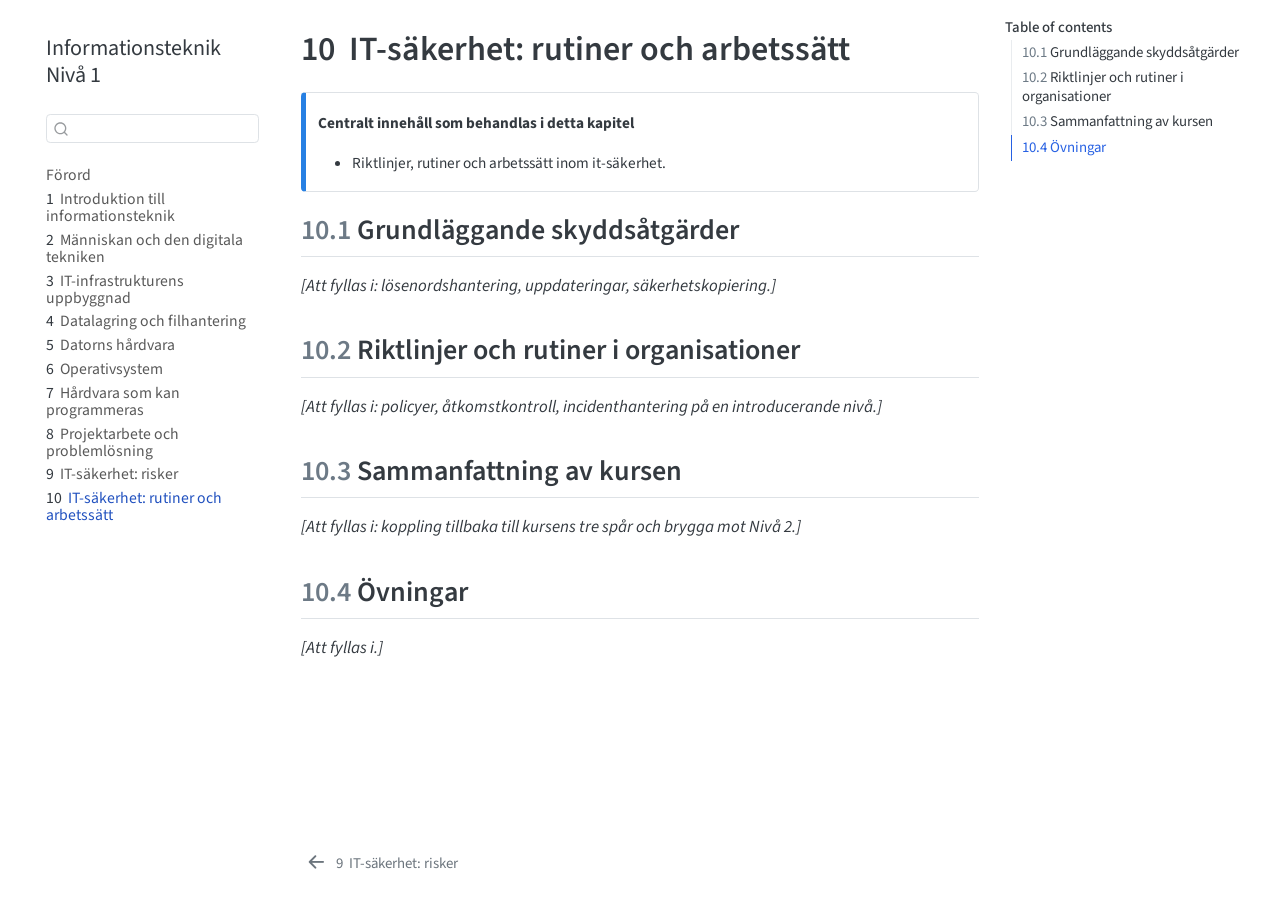
<file: _book/kapitel/10-it-sakerhet-rutiner.html>
<!DOCTYPE html>
<html xmlns="http://www.w3.org/1999/xhtml" lang="en" xml:lang="en"><head>

<meta charset="utf-8">
<meta name="generator" content="quarto-1.10.18">

<meta name="viewport" content="width=device-width, initial-scale=1.0, user-scalable=yes">


<title>10&nbsp; IT-säkerhet: rutiner och arbetssätt – Informationsteknik Nivå 1</title>
<style>
/* Default styles provided by pandoc.
** See https://pandoc.org/MANUAL.html#variables-for-html for config info.
*/
span.smallcaps{font-variant: small-caps;}
div.columns{display: flex; gap: 1.5em;}
div.column{flex: auto;}
@media screen {
div.columns{gap: min(4vw, 1.5em);}
div.column{overflow-x: auto;}
}
div.hanging-indent{margin-left: 1.5em; text-indent: -1.5em;}
ul.task-list{list-style: none;}
ul.task-list li input[type="checkbox"] {
  width: 0.8em;
  margin: 0 0.8em 0.2em -1em; /* quarto-specific, see https://github.com/quarto-dev/quarto-cli/issues/4556 */ 
  vertical-align: middle;
}
</style>


<script src="../site_libs/quarto-nav/quarto-nav.js"></script>
<script src="../site_libs/quarto-nav/headroom.min.js"></script>
<script src="../site_libs/clipboard/clipboard.min.js"></script>
<script src="../site_libs/quarto-search/autocomplete.umd.js"></script>
<script src="../site_libs/quarto-search/fuse.min.js"></script>
<script src="../site_libs/quarto-search/quarto-search.js"></script>
<meta name="quarto:offset" content="../">
<link href="../kapitel/09-it-sakerhet-risker.html" rel="prev">
<script src="../site_libs/quarto-html/quarto.js" type="module"></script>
<script src="../site_libs/quarto-html/tabsets/tabsets.js" type="module"></script>
<script src="../site_libs/quarto-html/popper.min.js"></script>
<script src="../site_libs/quarto-html/tippy.umd.min.js"></script>
<script src="../site_libs/quarto-html/anchor.min.js"></script>
<link href="../site_libs/quarto-html/tippy.css" rel="stylesheet">
<link href="../site_libs/quarto-html/quarto-syntax-highlighting-64a204ab8560d761af7679ceaba22944.css" rel="stylesheet" id="quarto-text-highlighting-styles">
<script src="../site_libs/bootstrap/bootstrap.min.js"></script>
<link href="../site_libs/bootstrap/bootstrap-icons.css" rel="stylesheet">
<link href="../site_libs/bootstrap/bootstrap-631496449bf32ff9b0bb69a6bfd9195d.min.css" rel="stylesheet" append-hash="true" id="quarto-bootstrap" data-mode="light">
<script id="quarto-search-options" type="application/json">{
  "location": "sidebar",
  "copy-button": false,
  "collapse-after": 3,
  "panel-placement": "start",
  "type": "textbox",
  "limit": 50,
  "keyboard-shortcut": [
    "f",
    "/",
    "s"
  ],
  "show-item-context": false,
  "language": {
    "search-no-results-text": "No results",
    "search-matching-documents-text": "matching documents",
    "search-copy-link-title": "Copy link to search",
    "search-hide-matches-text": "Hide additional matches",
    "search-more-match-text": "more match in this document",
    "search-more-matches-text": "more matches in this document",
    "search-clear-button-title": "Clear",
    "search-text-placeholder": "",
    "search-detached-cancel-button-title": "Cancel",
    "search-submit-button-title": "Submit",
    "search-label": "Search"
  }
}</script>


</head>

<body class="nav-sidebar floating quarto-light">

<div id="quarto-search-results"></div>
  <header id="quarto-header" class="headroom fixed-top">
  <nav class="quarto-secondary-nav">
    <div class="container-fluid d-flex">
      <button type="button" class="quarto-btn-toggle btn" data-bs-toggle="collapse" role="button" data-bs-target=".quarto-sidebar-collapse-item" aria-controls="quarto-sidebar" aria-expanded="false" aria-label="Toggle sidebar navigation" onclick="if (window.quartoToggleHeadroom) { window.quartoToggleHeadroom(); }">
        <i class="bi bi-layout-text-sidebar-reverse"></i>
      </button>
        <nav class="quarto-page-breadcrumbs" aria-label="breadcrumb"><ol class="breadcrumb"><li class="breadcrumb-item"><a href="../kapitel/10-it-sakerhet-rutiner.html"><span class="chapter-number">10</span>&nbsp; <span class="chapter-title">IT-säkerhet: rutiner och arbetssätt</span></a></li></ol></nav>
        <a class="flex-grow-1" role="navigation" data-bs-toggle="collapse" data-bs-target=".quarto-sidebar-collapse-item" aria-controls="quarto-sidebar" aria-expanded="false" aria-label="Toggle sidebar navigation" onclick="if (window.quartoToggleHeadroom) { window.quartoToggleHeadroom(); }">      
        </a>
      <button type="button" class="btn quarto-search-button" aria-label="Search" onclick="window.quartoOpenSearch();">
        <i class="bi bi-search"></i>
      </button>
    </div>
  </nav>
</header>
<!-- content -->
<div id="quarto-content" class="quarto-container page-columns page-rows-contents page-layout-article">
<!-- sidebar -->
  <nav id="quarto-sidebar" class="sidebar collapse collapse-horizontal quarto-sidebar-collapse-item sidebar-navigation floating overflow-auto">
    <div class="pt-lg-2 mt-2 text-left sidebar-header">
    <div class="sidebar-title mb-0 py-0">
      <a href="../">Informationsteknik Nivå 1</a> 
    </div>
      </div>
        <div class="mt-2 flex-shrink-0 align-items-center">
        <div class="sidebar-search">
        <div id="quarto-search" class="" title="Search"></div>
        </div>
        </div>
    <div class="sidebar-menu-container"> 
    <ul class="list-unstyled mt-1">
        <li class="sidebar-item">
  <div class="sidebar-item-container"> 
  <a href="../index.html" class="sidebar-item-text sidebar-link">
 <span class="menu-text">Förord</span></a>
  </div>
</li>
        <li class="sidebar-item">
  <div class="sidebar-item-container"> 
  <a href="../kapitel/01-introduktion.html" class="sidebar-item-text sidebar-link">
 <span class="menu-text"><span class="chapter-number">1</span>&nbsp; <span class="chapter-title">Introduktion till informationsteknik</span></span></a>
  </div>
</li>
        <li class="sidebar-item">
  <div class="sidebar-item-container"> 
  <a href="../kapitel/02-manniskan-och-tekniken.html" class="sidebar-item-text sidebar-link">
 <span class="menu-text"><span class="chapter-number">2</span>&nbsp; <span class="chapter-title">Människan och den digitala tekniken</span></span></a>
  </div>
</li>
        <li class="sidebar-item">
  <div class="sidebar-item-container"> 
  <a href="../kapitel/03-it-infrastruktur.html" class="sidebar-item-text sidebar-link">
 <span class="menu-text"><span class="chapter-number">3</span>&nbsp; <span class="chapter-title">IT-infrastrukturens uppbyggnad</span></span></a>
  </div>
</li>
        <li class="sidebar-item">
  <div class="sidebar-item-container"> 
  <a href="../kapitel/04-datalagring.html" class="sidebar-item-text sidebar-link">
 <span class="menu-text"><span class="chapter-number">4</span>&nbsp; <span class="chapter-title">Datalagring och filhantering</span></span></a>
  </div>
</li>
        <li class="sidebar-item">
  <div class="sidebar-item-container"> 
  <a href="../kapitel/05-datorns-hardvara.html" class="sidebar-item-text sidebar-link">
 <span class="menu-text"><span class="chapter-number">5</span>&nbsp; <span class="chapter-title">Datorns hårdvara</span></span></a>
  </div>
</li>
        <li class="sidebar-item">
  <div class="sidebar-item-container"> 
  <a href="../kapitel/06-operativsystem.html" class="sidebar-item-text sidebar-link">
 <span class="menu-text"><span class="chapter-number">6</span>&nbsp; <span class="chapter-title">Operativsystem</span></span></a>
  </div>
</li>
        <li class="sidebar-item">
  <div class="sidebar-item-container"> 
  <a href="../kapitel/07-programmerbar-hardvara.html" class="sidebar-item-text sidebar-link">
 <span class="menu-text"><span class="chapter-number">7</span>&nbsp; <span class="chapter-title">Hårdvara som kan programmeras</span></span></a>
  </div>
</li>
        <li class="sidebar-item">
  <div class="sidebar-item-container"> 
  <a href="../kapitel/08-projektarbete.html" class="sidebar-item-text sidebar-link">
 <span class="menu-text"><span class="chapter-number">8</span>&nbsp; <span class="chapter-title">Projektarbete och problemlösning</span></span></a>
  </div>
</li>
        <li class="sidebar-item">
  <div class="sidebar-item-container"> 
  <a href="../kapitel/09-it-sakerhet-risker.html" class="sidebar-item-text sidebar-link">
 <span class="menu-text"><span class="chapter-number">9</span>&nbsp; <span class="chapter-title">IT-säkerhet: risker</span></span></a>
  </div>
</li>
        <li class="sidebar-item">
  <div class="sidebar-item-container"> 
  <a href="../kapitel/10-it-sakerhet-rutiner.html" class="sidebar-item-text sidebar-link active">
 <span class="menu-text"><span class="chapter-number">10</span>&nbsp; <span class="chapter-title">IT-säkerhet: rutiner och arbetssätt</span></span></a>
  </div>
</li>
    </ul>
    </div>
</nav>
<div id="quarto-sidebar-glass" class="quarto-sidebar-collapse-item" data-bs-toggle="collapse" data-bs-target=".quarto-sidebar-collapse-item"></div>
<!-- margin-sidebar -->
    <div id="quarto-margin-sidebar" class="sidebar margin-sidebar">
        <nav id="TOC" role="doc-toc" class="toc-active">
    <h2 id="toc-title">Table of contents</h2>
   
  <ul>
  <li><a href="#grundläggande-skyddsåtgärder" id="toc-grundläggande-skyddsåtgärder" class="nav-link active" data-scroll-target="#grundläggande-skyddsåtgärder"><span class="header-section-number">10.1</span> Grundläggande skyddsåtgärder</a></li>
  <li><a href="#riktlinjer-och-rutiner-i-organisationer" id="toc-riktlinjer-och-rutiner-i-organisationer" class="nav-link" data-scroll-target="#riktlinjer-och-rutiner-i-organisationer"><span class="header-section-number">10.2</span> Riktlinjer och rutiner i organisationer</a></li>
  <li><a href="#sammanfattning-av-kursen" id="toc-sammanfattning-av-kursen" class="nav-link" data-scroll-target="#sammanfattning-av-kursen"><span class="header-section-number">10.3</span> Sammanfattning av kursen</a></li>
  <li><a href="#övningar" id="toc-övningar" class="nav-link" data-scroll-target="#övningar"><span class="header-section-number">10.4</span> Övningar</a></li>
  </ul>
</nav>
    </div>
<!-- main -->
<main class="content" id="quarto-document-content">

<header id="title-block-header" class="quarto-title-block default">
<div class="quarto-title">
<h1 class="title"><span class="chapter-number">10</span>&nbsp; <span class="chapter-title">IT-säkerhet: rutiner och arbetssätt</span></h1>
</div>



<div class="quarto-title-meta">

    
  
    
  </div>
  


</header>


<div class="callout callout-style-simple callout-note no-icon">
<div class="callout-body d-flex">
<div class="callout-icon-container">
<i class="callout-icon no-icon"></i>
</div>
<div class="callout-body-container">
<p><strong>Centralt innehåll som behandlas i detta kapitel</strong></p>
<ul>
<li>Riktlinjer, rutiner och arbetssätt inom it-säkerhet.</li>
</ul>
</div>
</div>
</div>
<section id="grundläggande-skyddsåtgärder" class="level2" data-number="10.1">
<h2 data-number="10.1" class="anchored" data-anchor-id="grundläggande-skyddsåtgärder"><span class="header-section-number">10.1</span> Grundläggande skyddsåtgärder</h2>
<p><em>[Att fyllas i: lösenordshantering, uppdateringar, säkerhetskopiering.]</em></p>
</section>
<section id="riktlinjer-och-rutiner-i-organisationer" class="level2" data-number="10.2">
<h2 data-number="10.2" class="anchored" data-anchor-id="riktlinjer-och-rutiner-i-organisationer"><span class="header-section-number">10.2</span> Riktlinjer och rutiner i organisationer</h2>
<p><em>[Att fyllas i: policyer, åtkomstkontroll, incidenthantering på en introducerande nivå.]</em></p>
</section>
<section id="sammanfattning-av-kursen" class="level2" data-number="10.3">
<h2 data-number="10.3" class="anchored" data-anchor-id="sammanfattning-av-kursen"><span class="header-section-number">10.3</span> Sammanfattning av kursen</h2>
<p><em>[Att fyllas i: koppling tillbaka till kursens tre spår och brygga mot Nivå 2.]</em></p>
</section>
<section id="övningar" class="level2" data-number="10.4">
<h2 data-number="10.4" class="anchored" data-anchor-id="övningar"><span class="header-section-number">10.4</span> Övningar</h2>
<p><em>[Att fyllas i.]</em></p>


</section>

</main> <!-- /main -->
<script id="quarto-html-after-body" type="application/javascript">
  window.document.addEventListener("DOMContentLoaded", function (event) {
    const icon = "";
    const anchorJS = new window.AnchorJS();
    anchorJS.options = {
      placement: 'right',
      icon: icon
    };
    anchorJS.add('.anchored');
    const isCodeAnnotation = (el) => {
      for (const clz of el.classList) {
        if (clz.startsWith('code-annotation-')) {                     
          return true;
        }
      }
      return false;
    }
    const onCopySuccess = function(e) {
      // button target
      const button = e.trigger;
      // don't keep focus
      button.blur();
      // flash "checked"
      button.classList.add('code-copy-button-checked');
      var currentTitle = button.getAttribute("title");
      button.setAttribute("title", "Copied!");
      let tooltip;
      if (window.bootstrap) {
        button.setAttribute("data-bs-toggle", "tooltip");
        button.setAttribute("data-bs-placement", "left");
        button.setAttribute("data-bs-title", "Copied!");
        tooltip = new bootstrap.Tooltip(button, 
          { trigger: "manual", 
            customClass: "code-copy-button-tooltip",
            offset: [0, -8]});
        tooltip.show();    
      }
      setTimeout(function() {
        if (tooltip) {
          tooltip.hide();
          button.removeAttribute("data-bs-title");
          button.removeAttribute("data-bs-toggle");
          button.removeAttribute("data-bs-placement");
        }
        button.setAttribute("title", currentTitle);
        button.classList.remove('code-copy-button-checked');
      }, 1000);
      // clear code selection
      e.clearSelection();
    }
    const getTextToCopy = function(trigger) {
      const outerScaffold = trigger.parentElement.cloneNode(true);
      const codeEl = outerScaffold.querySelector('code');
      for (const childEl of codeEl.children) {
        if (isCodeAnnotation(childEl)) {
          childEl.remove();
        }
      }
      return codeEl.innerText;
    }
    const clipboard = new window.ClipboardJS('.code-copy-button:not([data-in-quarto-modal])', {
      text: getTextToCopy
    });
    clipboard.on('success', onCopySuccess);
    if (window.document.getElementById('quarto-embedded-source-code-modal')) {
      const clipboardModal = new window.ClipboardJS('.code-copy-button[data-in-quarto-modal]', {
        text: getTextToCopy,
        container: window.document.getElementById('quarto-embedded-source-code-modal')
      });
      clipboardModal.on('success', onCopySuccess);
    }
      var localhostRegex = new RegExp(/^(?:http|https):\/\/localhost\:?[0-9]*\//);
      var mailtoRegex = new RegExp(/^mailto:/);
        var filterRegex = new RegExp('/' + window.location.host + '/');
      var isInternal = (href) => {
          return filterRegex.test(href) || localhostRegex.test(href) || mailtoRegex.test(href);
      }
      // Inspect non-navigation links and adorn them if external
     var links = window.document.querySelectorAll('a[href]:not(.nav-link):not(.navbar-brand):not(.toc-action):not(.sidebar-link):not(.sidebar-item-toggle):not(.pagination-link):not(.no-external):not([aria-hidden]):not(.dropdown-item):not(.quarto-navigation-tool):not(.about-link)');
      for (var i=0; i<links.length; i++) {
        const link = links[i];
        if (!isInternal(link.href)) {
          // undo the damage that might have been done by quarto-nav.js in the case of
          // links that we want to consider external
          if (link.dataset.originalHref !== undefined) {
            link.href = link.dataset.originalHref;
          }
        }
      }
    function tippyHover(el, contentFn, onTriggerFn, onUntriggerFn) {
      const config = {
        allowHTML: true,
        maxWidth: 500,
        delay: 100,
        arrow: false,
        appendTo: function(el) {
            return el.parentElement;
        },
        interactive: true,
        interactiveBorder: 10,
        theme: 'quarto',
        placement: 'bottom-start',
      };
      if (contentFn) {
        config.content = contentFn;
      }
      if (onTriggerFn) {
        config.onTrigger = onTriggerFn;
      }
      if (onUntriggerFn) {
        config.onUntrigger = onUntriggerFn;
      }
      window.tippy(el, config); 
    }
    const noterefs = window.document.querySelectorAll('a[role="doc-noteref"]');
    for (var i=0; i<noterefs.length; i++) {
      const ref = noterefs[i];
      tippyHover(ref, function() {
        // use id or data attribute instead here
        let href = ref.getAttribute('data-footnote-href') || ref.getAttribute('href');
        try { href = new URL(href).hash; } catch {}
        const id = href.replace(/^#\/?/, "");
        const note = window.document.getElementById(id);
        if (note) {
          return note.innerHTML;
        } else {
          return "";
        }
      });
    }
    const xrefs = window.document.querySelectorAll('a.quarto-xref');
    const processXRef = (id, note) => {
      // Strip column container classes
      const stripColumnClz = (el) => {
        el.classList.remove("page-full", "page-columns");
        if (el.children) {
          for (const child of el.children) {
            stripColumnClz(child);
          }
        }
      }
      stripColumnClz(note)
      if (id === null || id.startsWith('sec-')) {
        // Special case sections, only their first couple elements
        const container = document.createElement("div");
        if (note.children && note.children.length > 2) {
          container.appendChild(note.children[0].cloneNode(true));
          for (let i = 1; i < note.children.length; i++) {
            const child = note.children[i];
            if (child.tagName === "P" && child.innerText === "") {
              continue;
            } else {
              container.appendChild(child.cloneNode(true));
              break;
            }
          }
          if (window.Quarto?.typesetMath) {
            window.Quarto.typesetMath(container);
          }
          return container.innerHTML
        } else {
          if (window.Quarto?.typesetMath) {
            window.Quarto.typesetMath(note);
          }
          return note.innerHTML;
        }
      } else {
        // Remove any anchor links if they are present
        const anchorLink = note.querySelector('a.anchorjs-link');
        if (anchorLink) {
          anchorLink.remove();
        }
        if (window.Quarto?.typesetMath) {
          window.Quarto.typesetMath(note);
        }
        if (note.classList.contains("callout")) {
          return note.outerHTML;
        } else {
          return note.innerHTML;
        }
      }
    }
    for (var i=0; i<xrefs.length; i++) {
      const xref = xrefs[i];
      tippyHover(xref, undefined, function(instance) {
        instance.disable();
        let url = xref.getAttribute('href');
        let hash = undefined; 
        if (url.startsWith('#')) {
          hash = url;
        } else {
          try { hash = new URL(url).hash; } catch {}
        }
        if (hash) {
          const id = hash.replace(/^#\/?/, "");
          const note = window.document.getElementById(id);
          if (note !== null) {
            try {
              const html = processXRef(id, note.cloneNode(true));
              instance.setContent(html);
            } finally {
              instance.enable();
              instance.show();
            }
          } else {
            // See if we can fetch this
            fetch(url.split('#')[0])
            .then(res => res.text())
            .then(html => {
              const parser = new DOMParser();
              const htmlDoc = parser.parseFromString(html, "text/html");
              const note = htmlDoc.getElementById(id);
              if (note !== null) {
                const html = processXRef(id, note);
                instance.setContent(html);
              } 
            }).finally(() => {
              instance.enable();
              instance.show();
            });
          }
        } else {
          // See if we can fetch a full url (with no hash to target)
          // This is a special case and we should probably do some content thinning / targeting
          fetch(url)
          .then(res => res.text())
          .then(html => {
            const parser = new DOMParser();
            const htmlDoc = parser.parseFromString(html, "text/html");
            const note = htmlDoc.querySelector('main.content');
            if (note !== null) {
              // This should only happen for chapter cross references
              // (since there is no id in the URL)
              // remove the first header
              if (note.children.length > 0 && note.children[0].tagName === "HEADER") {
                note.children[0].remove();
              }
              const html = processXRef(null, note);
              instance.setContent(html);
            } 
          }).finally(() => {
            instance.enable();
            instance.show();
          });
        }
      }, function(instance) {
      });
    }
        let selectedAnnoteEl;
        const selectorForAnnotation = ( cell, annotation) => {
          let cellAttr = 'data-code-cell="' + cell + '"';
          let lineAttr = 'data-code-annotation="' +  annotation + '"';
          const selector = 'span[' + cellAttr + '][' + lineAttr + ']';
          return selector;
        }
        const selectCodeLines = (annoteEl) => {
          const doc = window.document;
          const targetCell = annoteEl.getAttribute("data-target-cell");
          const targetAnnotation = annoteEl.getAttribute("data-target-annotation");
          const annoteSpan = window.document.querySelector(selectorForAnnotation(targetCell, targetAnnotation));
          const lines = annoteSpan.getAttribute("data-code-lines").split(",");
          const lineIds = lines.map((line) => {
            return targetCell + "-" + line;
          })
          let top = null;
          let height = null;
          let parent = null;
          if (lineIds.length > 0) {
              //compute the position of the single el (top and bottom and make a div)
              const el = window.document.getElementById(lineIds[0]);
              top = el.offsetTop;
              height = el.offsetHeight;
              parent = el.parentElement.parentElement;
            if (lineIds.length > 1) {
              const lastEl = window.document.getElementById(lineIds[lineIds.length - 1]);
              const bottom = lastEl.offsetTop + lastEl.offsetHeight;
              height = bottom - top;
            }
            if (top !== null && height !== null && parent !== null) {
              // cook up a div (if necessary) and position it 
              let div = window.document.getElementById("code-annotation-line-highlight");
              if (div === null) {
                div = window.document.createElement("div");
                div.setAttribute("id", "code-annotation-line-highlight");
                div.style.position = 'absolute';
                parent.appendChild(div);
              }
              div.style.top = top - 2 + "px";
              div.style.height = height + 4 + "px";
              div.style.left = 0;
              let gutterDiv = window.document.getElementById("code-annotation-line-highlight-gutter");
              if (gutterDiv === null) {
                gutterDiv = window.document.createElement("div");
                gutterDiv.setAttribute("id", "code-annotation-line-highlight-gutter");
                gutterDiv.style.position = 'absolute';
                const codeCell = window.document.getElementById(targetCell);
                const gutter = codeCell.querySelector('.code-annotation-gutter');
                gutter.appendChild(gutterDiv);
              }
              gutterDiv.style.top = top - 2 + "px";
              gutterDiv.style.height = height + 4 + "px";
            }
            selectedAnnoteEl = annoteEl;
          }
        };
        const unselectCodeLines = () => {
          const elementsIds = ["code-annotation-line-highlight", "code-annotation-line-highlight-gutter"];
          elementsIds.forEach((elId) => {
            const div = window.document.getElementById(elId);
            if (div) {
              div.remove();
            }
          });
          selectedAnnoteEl = undefined;
        };
          // Handle positioning of the toggle
      window.addEventListener(
        "resize",
        throttle(() => {
          elRect = undefined;
          if (selectedAnnoteEl) {
            selectCodeLines(selectedAnnoteEl);
          }
        }, 10)
      );
      function throttle(fn, ms) {
      let throttle = false;
      let timer;
        return (...args) => {
          if(!throttle) { // first call gets through
              fn.apply(this, args);
              throttle = true;
          } else { // all the others get throttled
              if(timer) clearTimeout(timer); // cancel #2
              timer = setTimeout(() => {
                fn.apply(this, args);
                timer = throttle = false;
              }, ms);
          }
        };
      }
        // Attach click handler to the DT
        const annoteDls = window.document.querySelectorAll('dt[data-target-cell]');
        for (const annoteDlNode of annoteDls) {
          annoteDlNode.addEventListener('click', (event) => {
            const clickedEl = event.target;
            if (clickedEl !== selectedAnnoteEl) {
              unselectCodeLines();
              const activeEl = window.document.querySelector('dt[data-target-cell].code-annotation-active');
              if (activeEl) {
                activeEl.classList.remove('code-annotation-active');
              }
              selectCodeLines(clickedEl);
              clickedEl.classList.add('code-annotation-active');
            } else {
              // Unselect the line
              unselectCodeLines();
              clickedEl.classList.remove('code-annotation-active');
            }
          });
        }
    const findCites = (el) => {
      const parentEl = el.parentElement;
      if (parentEl) {
        const cites = parentEl.dataset.cites;
        if (cites) {
          return {
            el,
            cites: cites.split(' ')
          };
        } else {
          return findCites(el.parentElement)
        }
      } else {
        return undefined;
      }
    };
    var bibliorefs = window.document.querySelectorAll('a[role="doc-biblioref"]');
    for (var i=0; i<bibliorefs.length; i++) {
      const ref = bibliorefs[i];
      const citeInfo = findCites(ref);
      if (citeInfo) {
        tippyHover(citeInfo.el, function() {
          var popup = window.document.createElement('div');
          citeInfo.cites.forEach(function(cite) {
            var citeDiv = window.document.createElement('div');
            citeDiv.classList.add('hanging-indent');
            citeDiv.classList.add('csl-entry');
            var biblioDiv = window.document.getElementById('ref-' + cite);
            if (biblioDiv) {
              citeDiv.innerHTML = biblioDiv.innerHTML;
            }
            popup.appendChild(citeDiv);
          });
          return popup.innerHTML;
        });
      }
    }
  });
  </script>
<nav class="page-navigation">
  <div class="nav-page nav-page-previous">
      <a href="../kapitel/09-it-sakerhet-risker.html" class="pagination-link" aria-label="IT-säkerhet: risker">
        <i class="bi bi-arrow-left-short"></i> <span class="nav-page-text"><span class="chapter-number">9</span>&nbsp; <span class="chapter-title">IT-säkerhet: risker</span></span>
      </a>          
  </div>
  <div class="nav-page nav-page-next">
  </div>
</nav>
</div> <!-- /content -->




</body></html>
</file>
<file: _book/site_libs/quarto-html/tippy.css>
.tippy-box[data-animation=fade][data-state=hidden]{opacity:0}[data-tippy-root]{max-width:calc(100vw - 10px)}.tippy-box{position:relative;background-color:#333;color:#fff;border-radius:4px;font-size:14px;line-height:1.4;white-space:normal;outline:0;transition-property:transform,visibility,opacity}.tippy-box[data-placement^=top]>.tippy-arrow{bottom:0}.tippy-box[data-placement^=top]>.tippy-arrow:before{bottom:-7px;left:0;border-width:8px 8px 0;border-top-color:initial;transform-origin:center top}.tippy-box[data-placement^=bottom]>.tippy-arrow{top:0}.tippy-box[data-placement^=bottom]>.tippy-arrow:before{top:-7px;left:0;border-width:0 8px 8px;border-bottom-color:initial;transform-origin:center bottom}.tippy-box[data-placement^=left]>.tippy-arrow{right:0}.tippy-box[data-placement^=left]>.tippy-arrow:before{border-width:8px 0 8px 8px;border-left-color:initial;right:-7px;transform-origin:center left}.tippy-box[data-placement^=right]>.tippy-arrow{left:0}.tippy-box[data-placement^=right]>.tippy-arrow:before{left:-7px;border-width:8px 8px 8px 0;border-right-color:initial;transform-origin:center right}.tippy-box[data-inertia][data-state=visible]{transition-timing-function:cubic-bezier(.54,1.5,.38,1.11)}.tippy-arrow{width:16px;height:16px;color:#333}.tippy-arrow:before{content:"";position:absolute;border-color:transparent;border-style:solid}.tippy-content{position:relative;padding:5px 9px;z-index:1}
</file>
<file: _book/site_libs/quarto-html/quarto-syntax-highlighting-64a204ab8560d761af7679ceaba22944.css>
/* quarto syntax highlight colors */
:root {
  --quarto-hl-ot-color: #003B4F;
  --quarto-hl-at-color: #657422;
  --quarto-hl-ss-color: #20794D;
  --quarto-hl-an-color: #5E5E5E;
  --quarto-hl-fu-color: #4758AB;
  --quarto-hl-st-color: #20794D;
  --quarto-hl-cf-color: #003B4F;
  --quarto-hl-op-color: #5E5E5E;
  --quarto-hl-er-color: #AD0000;
  --quarto-hl-bn-color: #AD0000;
  --quarto-hl-al-color: #AD0000;
  --quarto-hl-va-color: #111111;
  --quarto-hl-bu-color: inherit;
  --quarto-hl-ex-color: inherit;
  --quarto-hl-pp-color: #AD0000;
  --quarto-hl-in-color: #5E5E5E;
  --quarto-hl-vs-color: #20794D;
  --quarto-hl-wa-color: #5E5E5E;
  --quarto-hl-do-color: #5E5E5E;
  --quarto-hl-im-color: #00769E;
  --quarto-hl-ch-color: #20794D;
  --quarto-hl-dt-color: #AD0000;
  --quarto-hl-fl-color: #AD0000;
  --quarto-hl-co-color: #5E5E5E;
  --quarto-hl-cv-color: #5E5E5E;
  --quarto-hl-cn-color: #8f5902;
  --quarto-hl-sc-color: #5E5E5E;
  --quarto-hl-dv-color: #AD0000;
  --quarto-hl-kw-color: #003B4F;
}

/* other quarto variables */
:root {
  --quarto-font-monospace: SFMono-Regular, Menlo, Monaco, Consolas, "Liberation Mono", "Courier New", monospace;
}

/* syntax highlight based on Pandoc's rules */
pre > code.sourceCode > span {
  color: #003B4F;
}

code.sourceCode > span {
  color: #003B4F;
}

div.sourceCode,
div.sourceCode pre.sourceCode {
  color: #003B4F;
}

/* Normal */
code span {
  color: #003B4F;
}

/* Alert */
code span.al {
  color: #AD0000;
  font-style: inherit;
}

/* Annotation */
code span.an {
  color: #5E5E5E;
  font-style: inherit;
}

/* Attribute */
code span.at {
  color: #657422;
  font-style: inherit;
}

/* BaseN */
code span.bn {
  color: #AD0000;
  font-style: inherit;
}

/* BuiltIn */
code span.bu {
  font-style: inherit;
}

/* ControlFlow */
code span.cf {
  color: #003B4F;
  font-weight: bold;
  font-style: inherit;
}

/* Char */
code span.ch {
  color: #20794D;
  font-style: inherit;
}

/* Constant */
code span.cn {
  color: #8f5902;
  font-style: inherit;
}

/* Comment */
code span.co {
  color: #5E5E5E;
  font-style: inherit;
}

/* CommentVar */
code span.cv {
  color: #5E5E5E;
  font-style: italic;
}

/* Documentation */
code span.do {
  color: #5E5E5E;
  font-style: italic;
}

/* DataType */
code span.dt {
  color: #AD0000;
  font-style: inherit;
}

/* DecVal */
code span.dv {
  color: #AD0000;
  font-style: inherit;
}

/* Error */
code span.er {
  color: #AD0000;
  font-style: inherit;
}

/* Extension */
code span.ex {
  font-style: inherit;
}

/* Float */
code span.fl {
  color: #AD0000;
  font-style: inherit;
}

/* Function */
code span.fu {
  color: #4758AB;
  font-style: inherit;
}

/* Import */
code span.im {
  color: #00769E;
  font-style: inherit;
}

/* Information */
code span.in {
  color: #5E5E5E;
  font-style: inherit;
}

/* Keyword */
code span.kw {
  color: #003B4F;
  font-weight: bold;
  font-style: inherit;
}

/* Operator */
code span.op {
  color: #5E5E5E;
  font-style: inherit;
}

/* Other */
code span.ot {
  color: #003B4F;
  font-style: inherit;
}

/* Preprocessor */
code span.pp {
  color: #AD0000;
  font-style: inherit;
}

/* SpecialChar */
code span.sc {
  color: #5E5E5E;
  font-style: inherit;
}

/* SpecialString */
code span.ss {
  color: #20794D;
  font-style: inherit;
}

/* String */
code span.st {
  color: #20794D;
  font-style: inherit;
}

/* Variable */
code span.va {
  color: #111111;
  font-style: inherit;
}

/* VerbatimString */
code span.vs {
  color: #20794D;
  font-style: inherit;
}

/* Warning */
code span.wa {
  color: #5E5E5E;
  font-style: italic;
}

.prevent-inlining {
  content: "</";
}

/*# sourceMappingURL=9d8d5bb603a83b8298b89080a598c93b.css.map */
</file>
